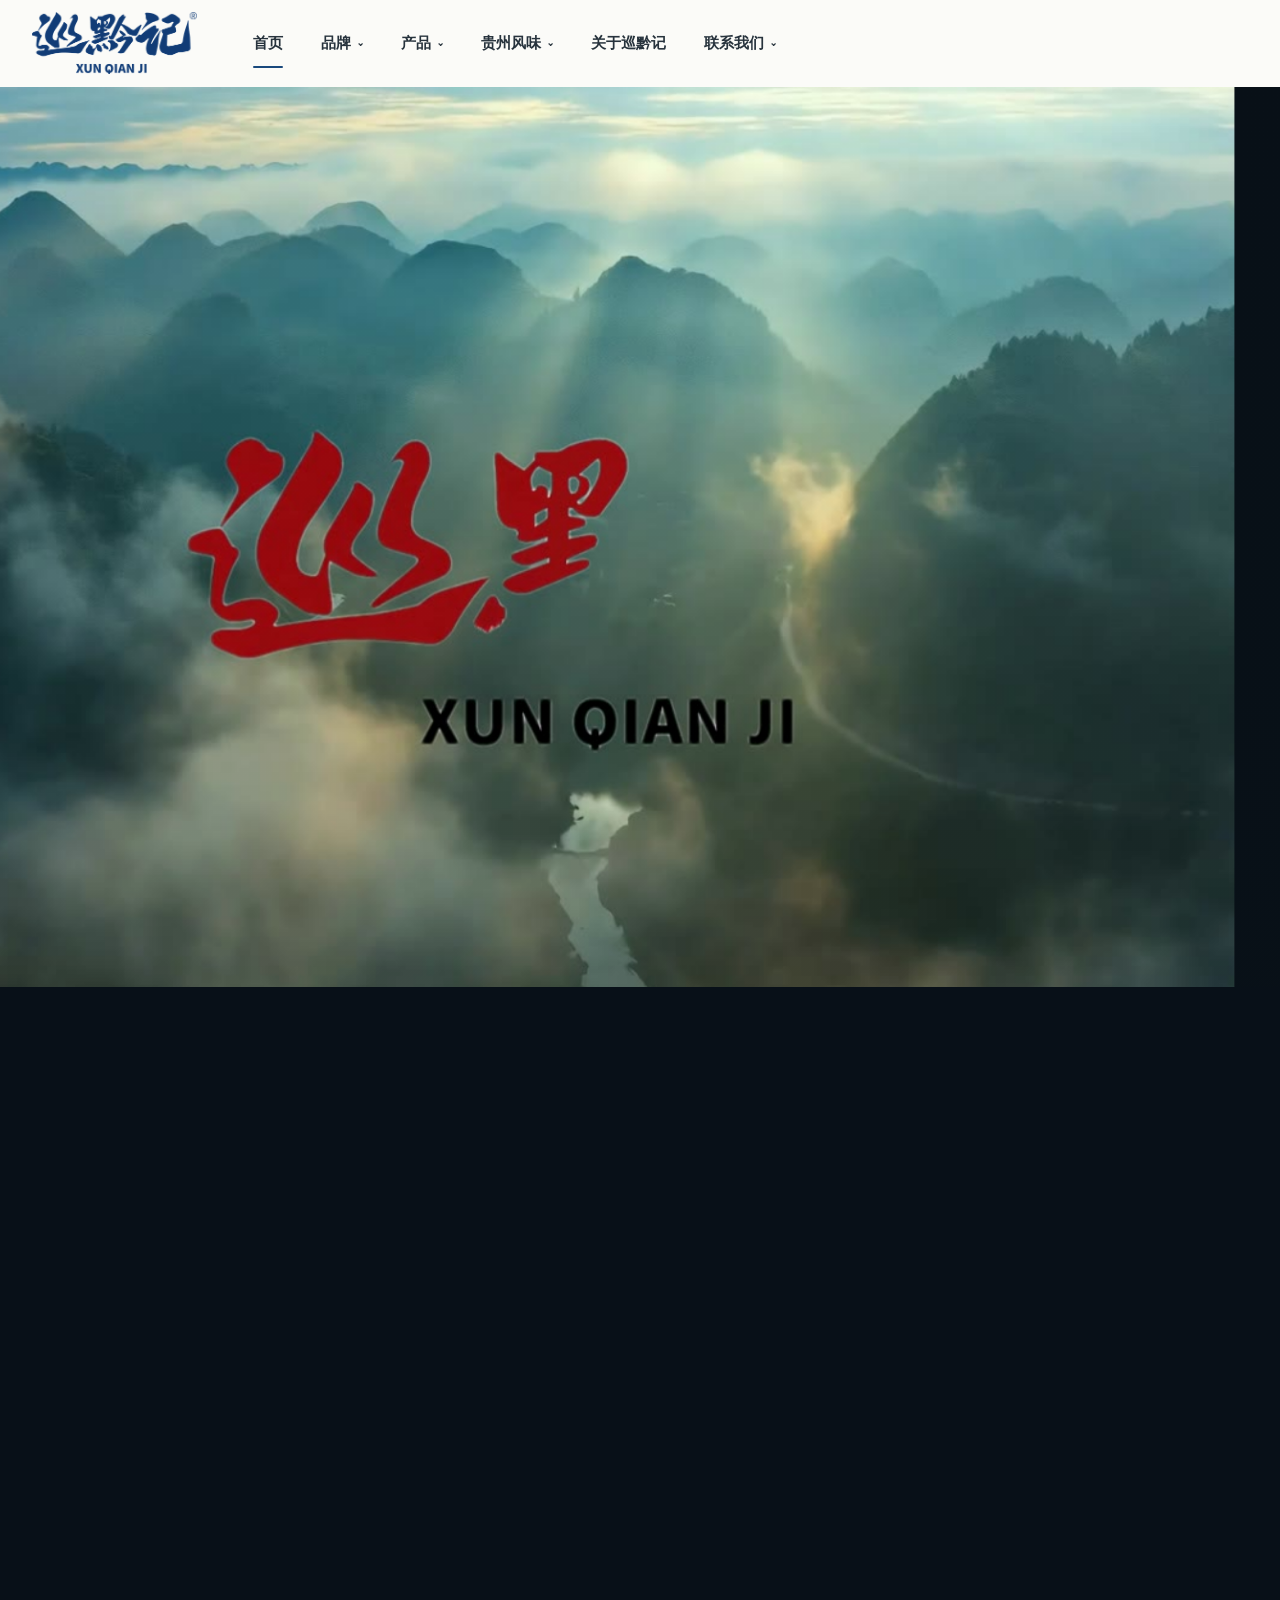
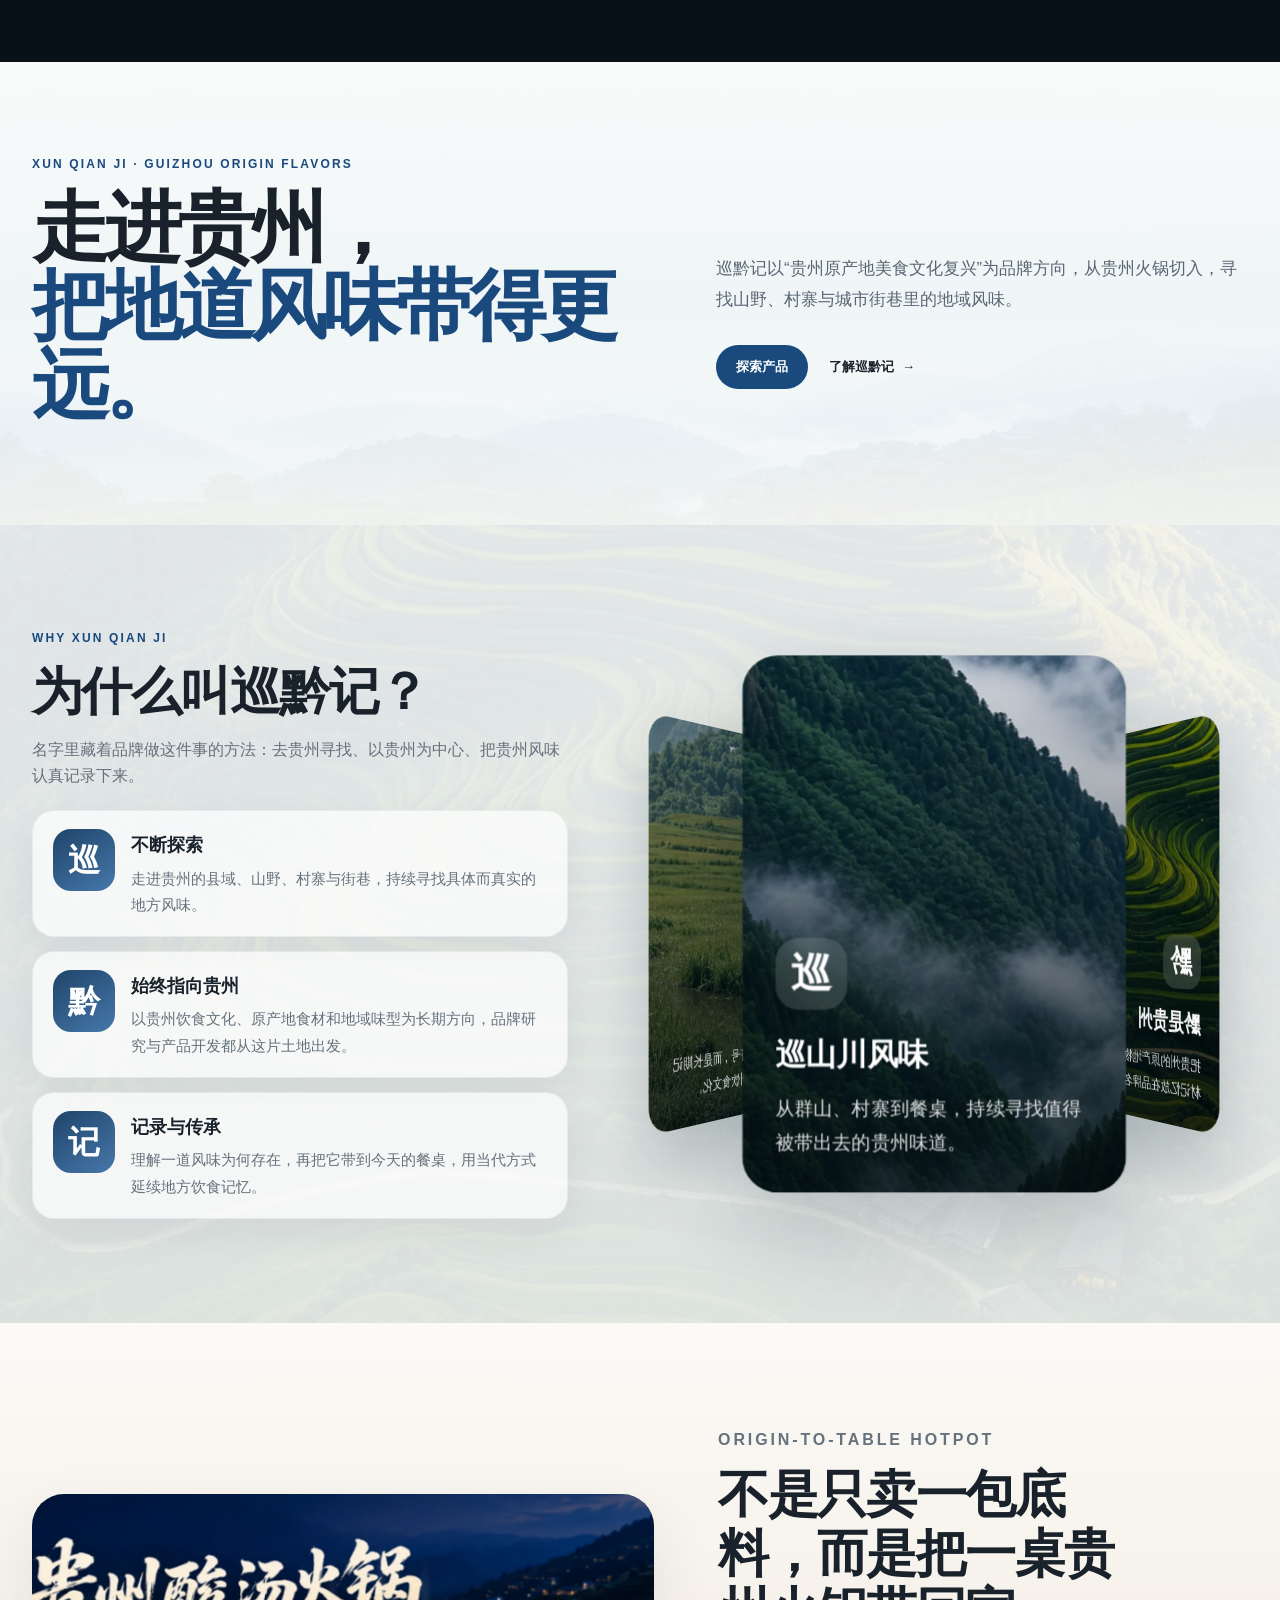
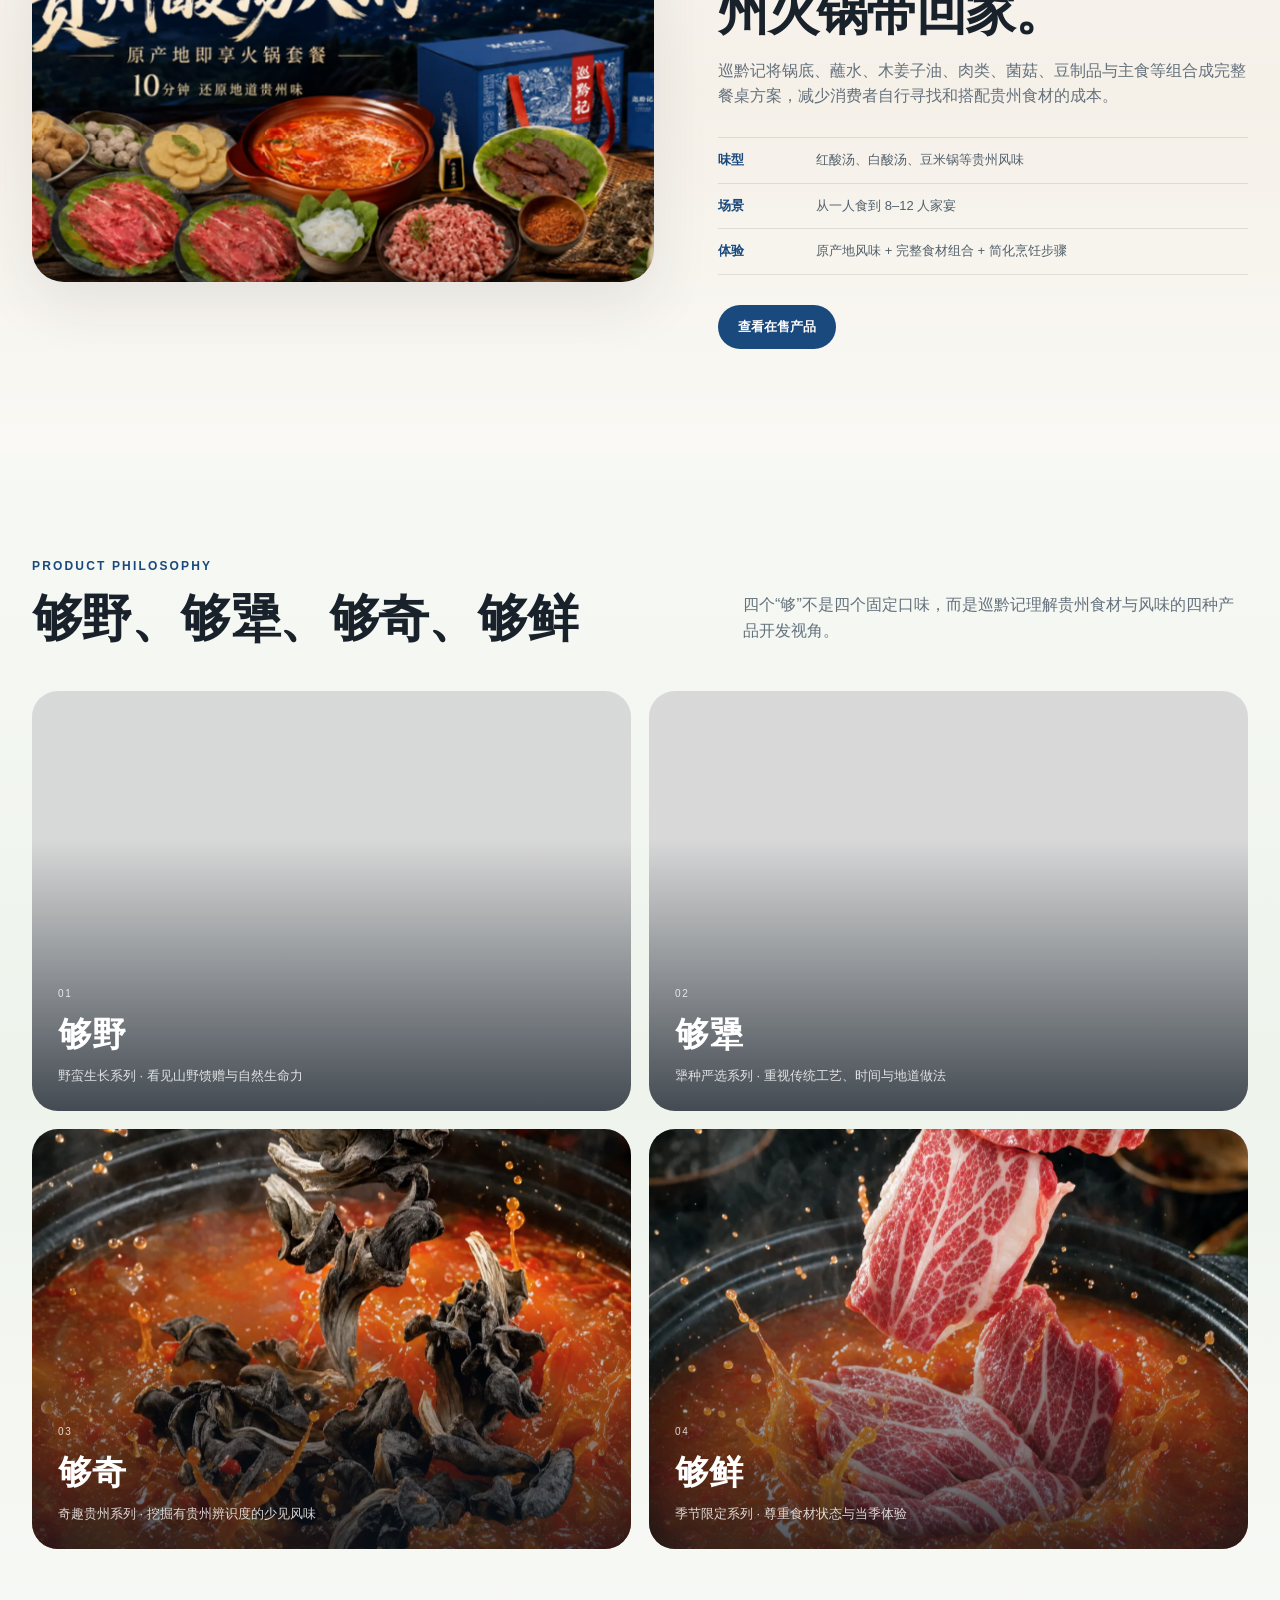
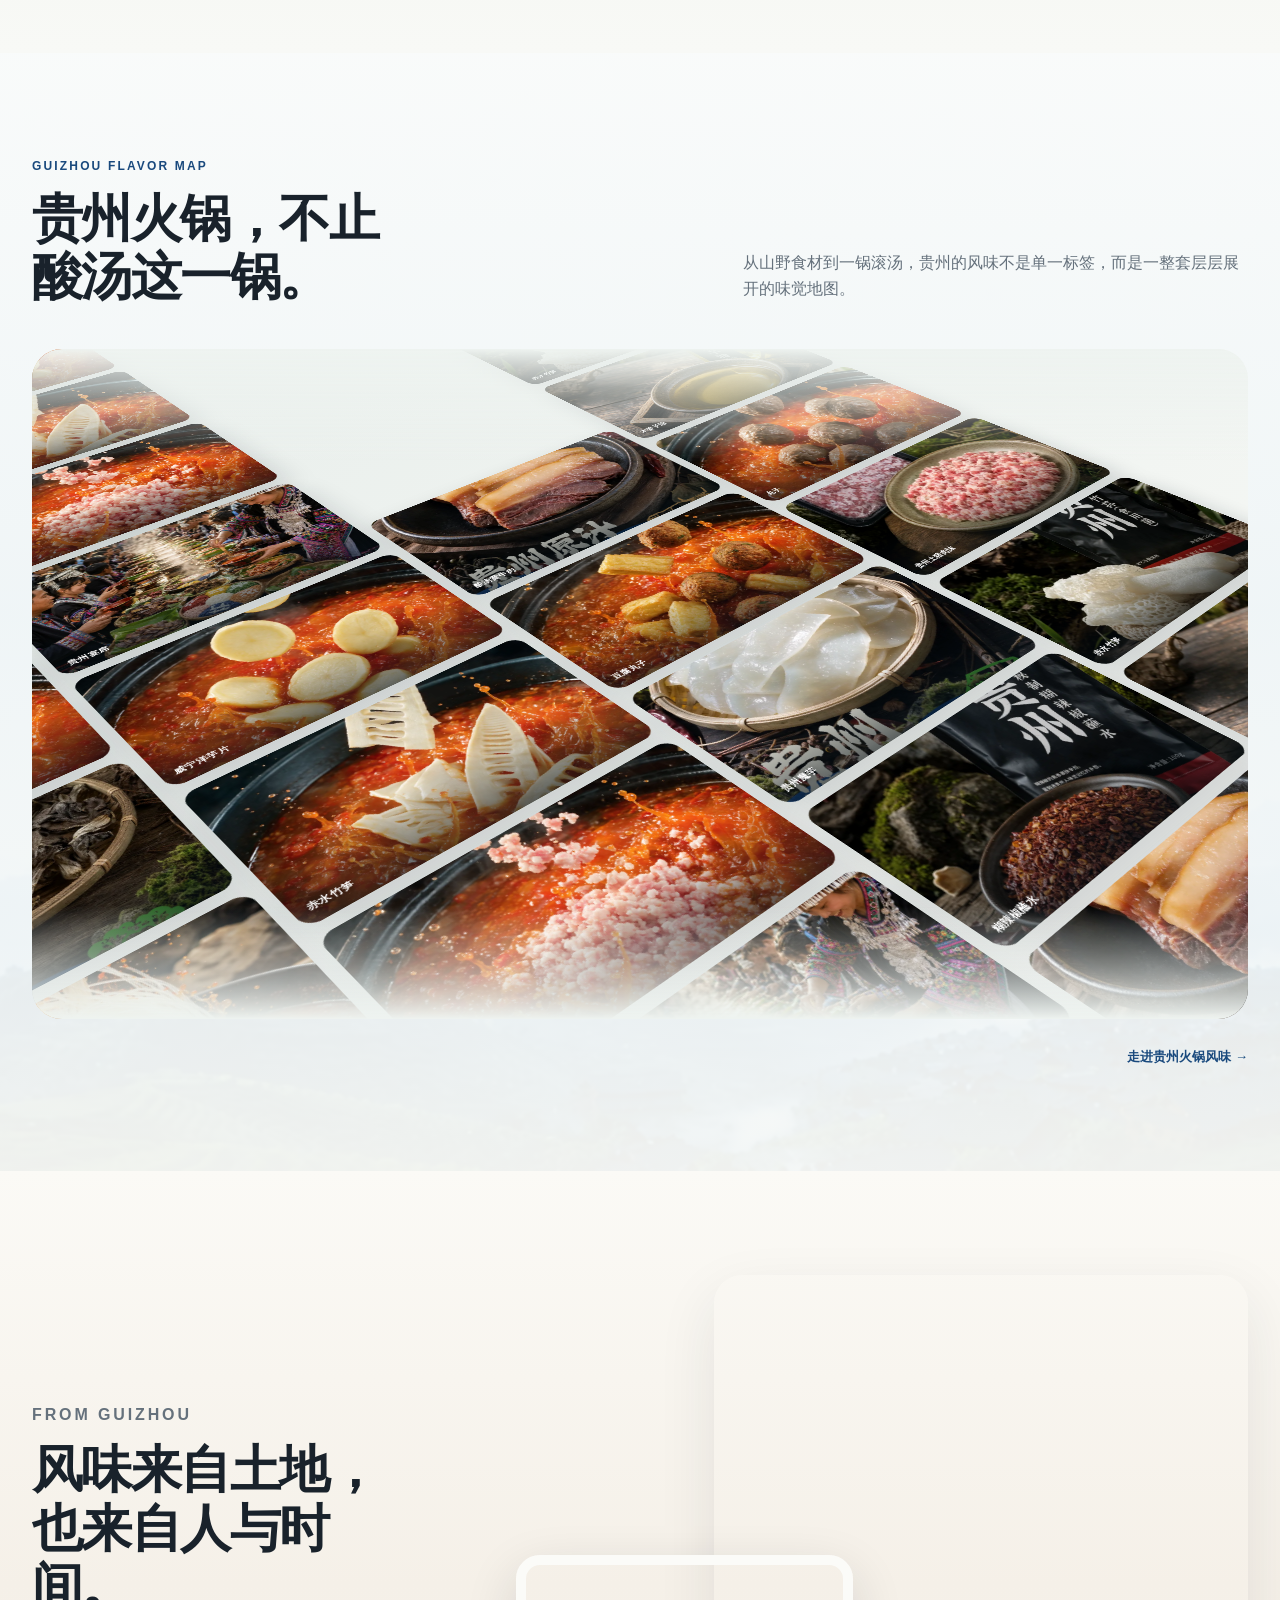
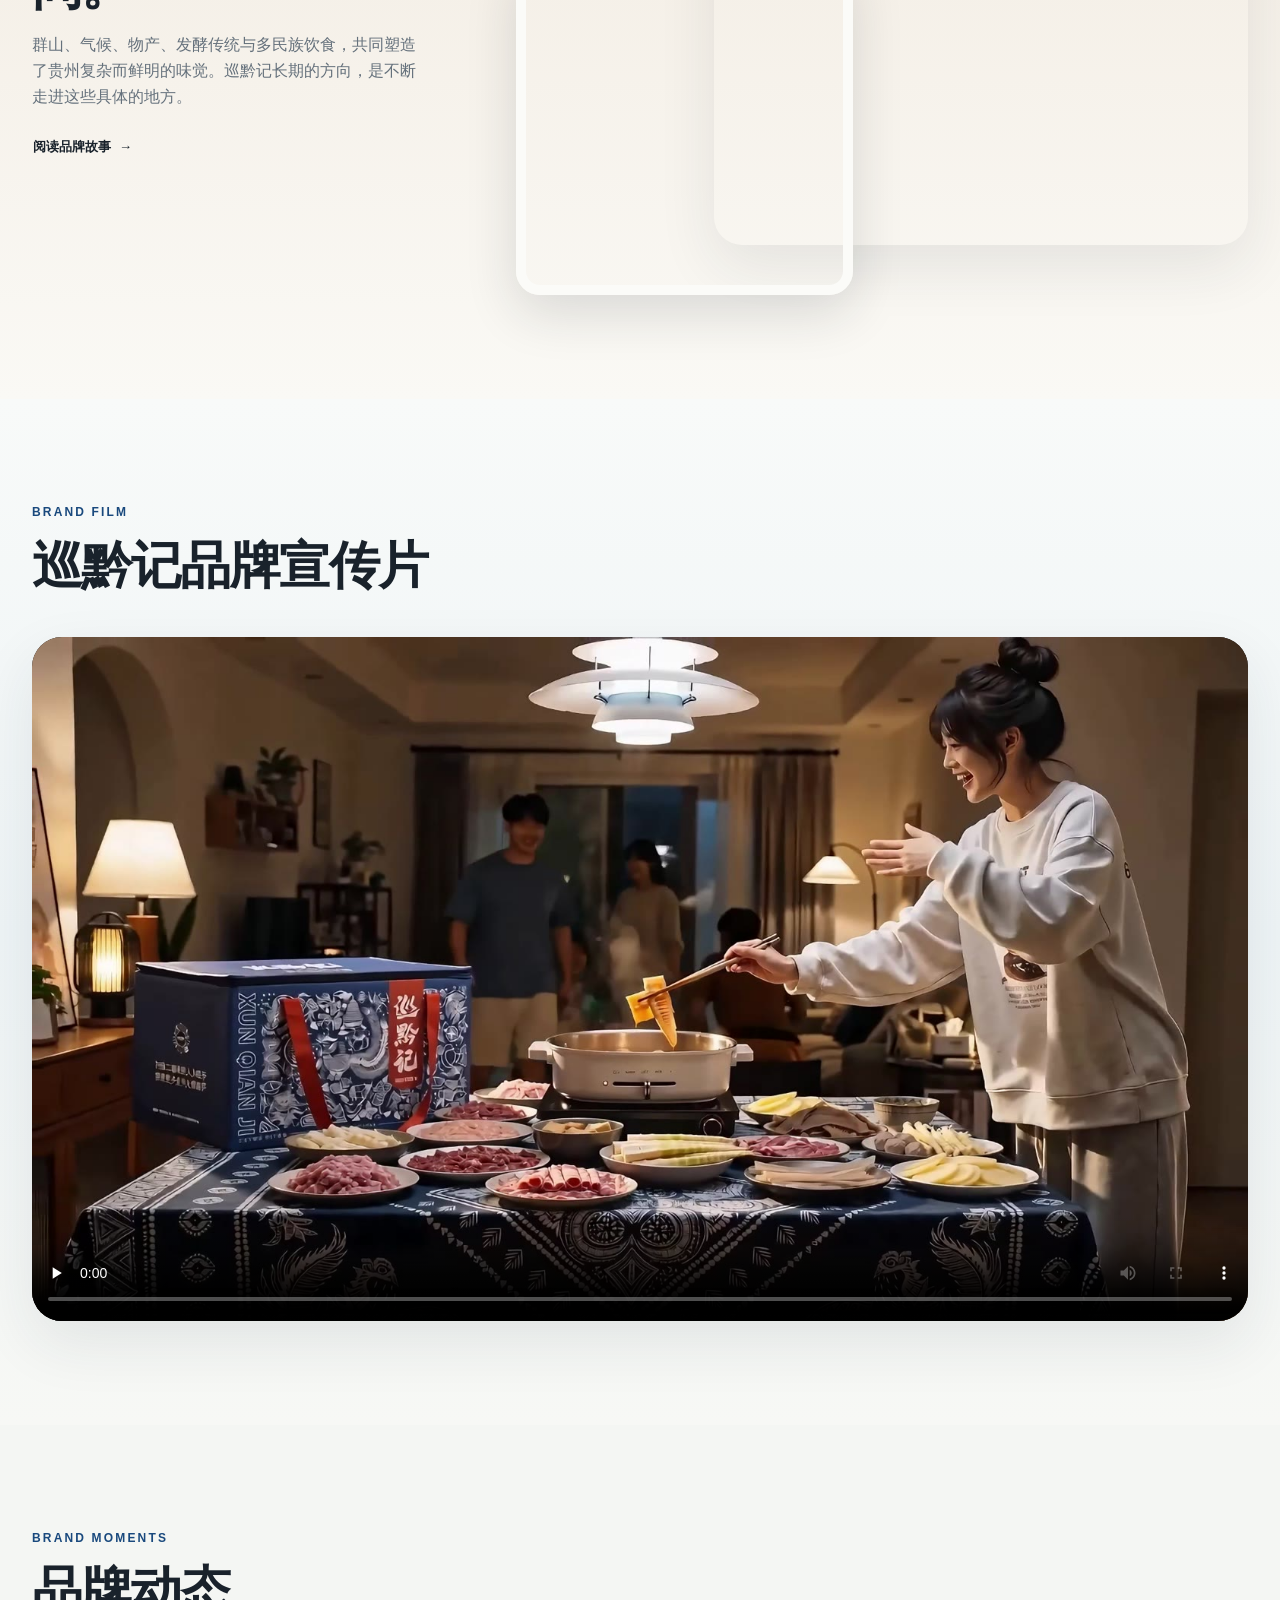
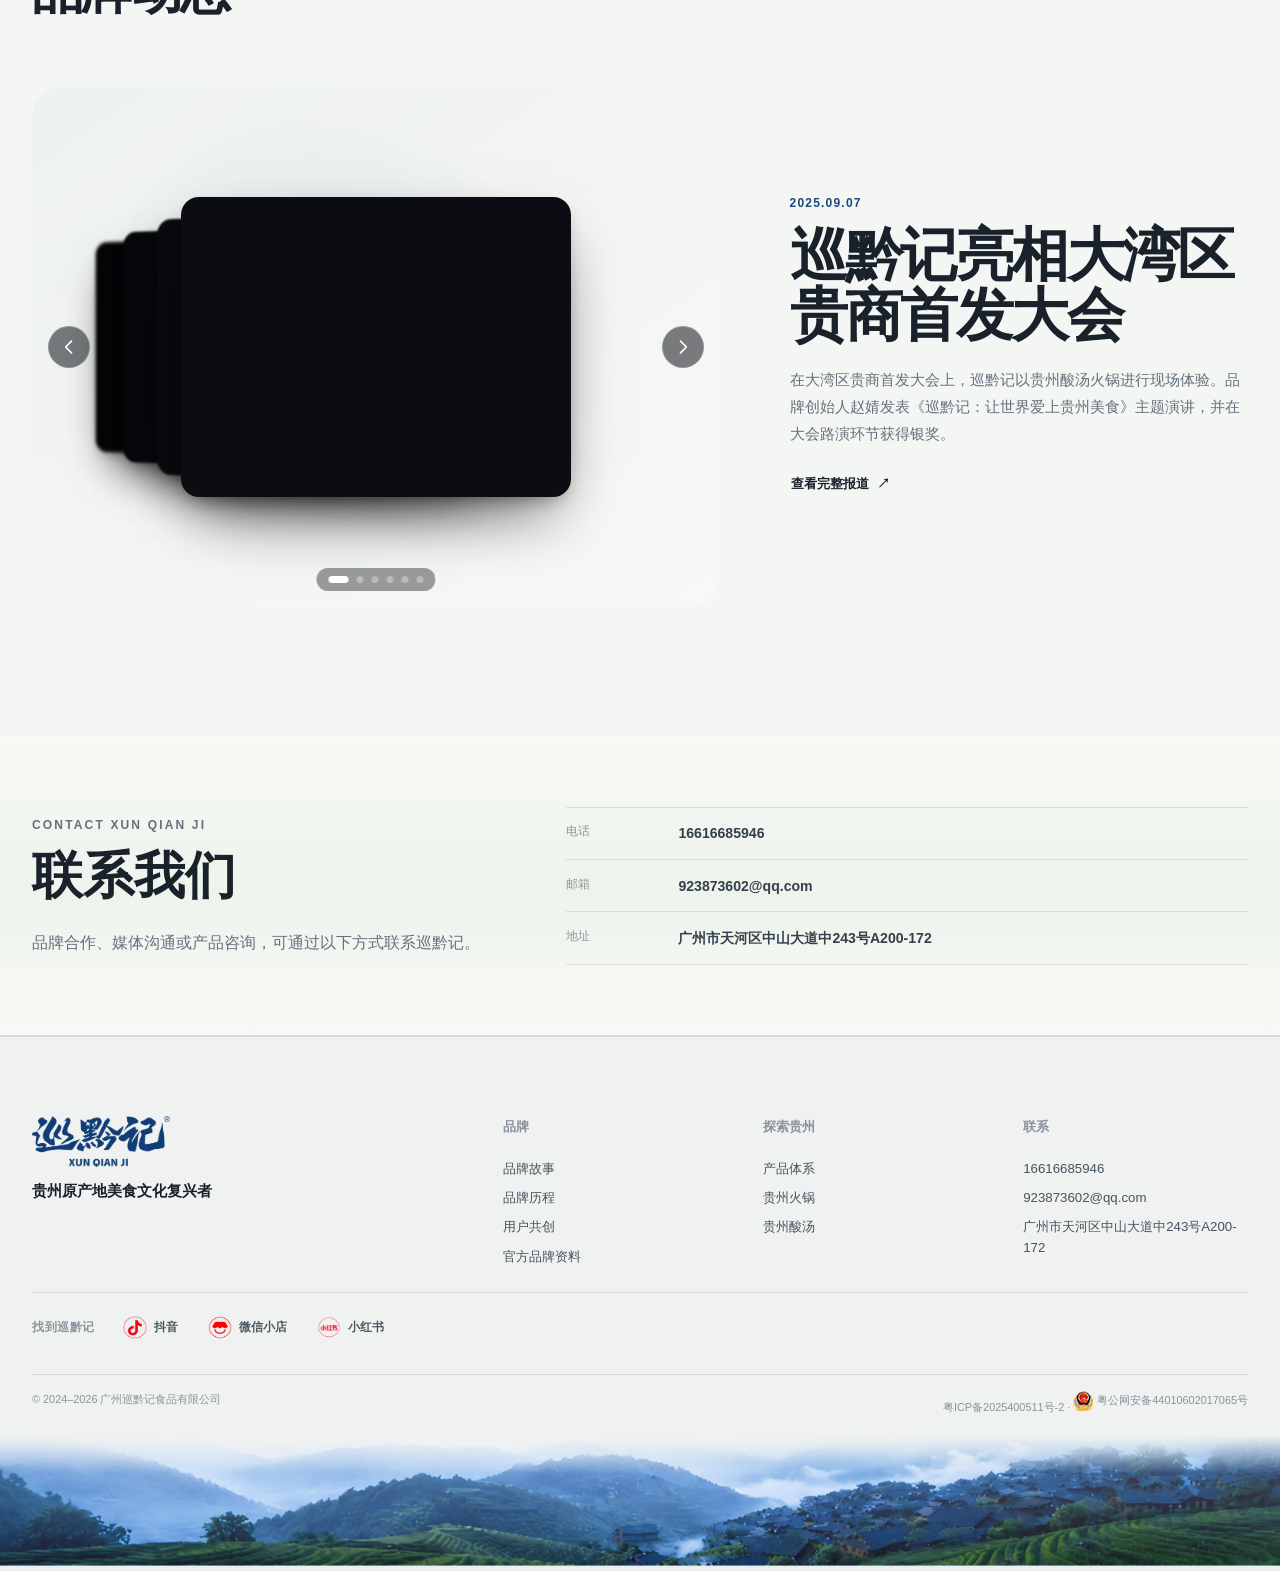
<file: index.html>
<!DOCTYPE html><html lang="zh-CN"><head><meta charset="utf-8"><meta name="viewport" content="width=device-width,initial-scale=1,viewport-fit=cover"><title>巡黔记官网｜贵州原产地美食文化与贵州即享火锅</title><meta name="description" content="巡黔记官方网站。了解巡黔记品牌故事、贵州原产地即享火锅、凯里红酸汤、贵州火锅风味、官方渠道。"><meta name="robots" content="index,follow,max-image-preview:large,max-snippet:-1"><link rel="canonical" href="https://www.xunqianji.cn/"><meta property="og:type" content="website"><meta property="og:locale" content="zh_CN"><meta property="og:site_name" content="巡黔记官网"><meta property="og:title" content="巡黔记官网｜贵州原产地美食文化与贵州即享火锅"><meta property="og:description" content="巡黔记官方网站。了解巡黔记品牌故事、贵州原产地即享火锅、凯里红酸汤、贵州火锅风味、官方渠道。"><meta property="og:url" content="https://www.xunqianji.cn/"><meta property="og:image" content="https://www.xunqianji.cn/assets-v2/hero-product.webp"><meta name="theme-color" content="#fbfbf8"><link rel="icon" href="/favicon.ico" sizes="any"><link rel="icon" href="/favicon.png" type="image/png"><link rel="apple-touch-icon" href="/apple-touch-icon.png"><script type="application/ld+json">[{"@context":"https://schema.org","@type":"Organization","@id":"https://www.xunqianji.cn/#organization","name":"巡黔记","alternateName":"XUN QIAN JI","legalName":"广州巡黔记食品有限公司","url":"https://www.xunqianji.cn/","logo":"https://www.xunqianji.cn/assets-v2/logo-blue.png","foundingDate":"2024-10-22","telephone":"16616685946","email":"923873602@qq.com","slogan":"让世界爱上贵州美食","description":"巡黔记以贵州原产地美食文化复兴为品牌方向，从贵州原产地即享火锅切入，寻找、记录并转化贵州地域风味。","address":{"@type":"PostalAddress","streetAddress":"中山大道中243号A200-172","addressLocality":"广州市天河区","addressRegion":"广东省","addressCountry":"CN"},"sameAs":["https://v.douyin.com/QIAM0asS398/","https://xhslink.cn/o/9guF8dtUxXD"]},{"@context":"https://schema.org","@type":"WebSite","name":"巡黔记官网","url":"https://www.xunqianji.cn/","inLanguage":"zh-CN","publisher":{"@id":"https://www.xunqianji.cn/#organization"}}]</script><link rel="stylesheet" href="/_astro/BaseLayout.zDsq3UJW.css"><style>.depth-carousel{width:100%;height:100%;min-height:320px;perspective:var(--dc-perspective,1400px);perspective-origin:50%;touch-action:pan-y;-webkit-user-select:none;user-select:none;cursor:grab;outline:none;justify-content:center;align-items:center;display:flex;position:relative}.depth-carousel:active{cursor:grabbing}.depth-carousel:focus-visible{outline-offset:4px;border-radius:12px;outline:2px solid #ffffff80}.depth-carousel__stage{transform-style:preserve-3d;position:absolute;inset:0}.depth-carousel__card{transform-origin:50%;will-change:transform, opacity, filter;cursor:pointer;background:#0b0d12;position:absolute;top:50%;left:50%;overflow:hidden;transform:translate(-50%,-50%);box-shadow:0 30px 60px -20px #000000a6,0 8px 20px -10px #00000080}.depth-carousel__img{object-fit:cover;pointer-events:none;-webkit-user-drag:none;width:100%;height:100%;display:block}.depth-carousel__tint{opacity:0;pointer-events:none;mix-blend-mode:multiply;position:absolute;inset:0}.depth-carousel__arrow{z-index:3000;-webkit-backdrop-filter:blur(8px);backdrop-filter:blur(8px);color:#fff;cursor:pointer;background:#12141a8c;border:1px solid #ffffff2e;border-radius:999px;place-items:center;width:42px;height:42px;transition:background .2s,border-color .2s,transform .2s;display:grid;position:absolute;top:50%;transform:translateY(-50%)}.depth-carousel__arrow:hover{background:#1c1f28d9;border-color:#fff6}.depth-carousel__arrow:active{transform:translateY(-50%)scale(.94)}.depth-carousel__arrow--prev{left:16px}.depth-carousel__arrow--next{right:16px}.depth-carousel__dots{z-index:3000;-webkit-backdrop-filter:blur(6px);backdrop-filter:blur(6px);background:#0e101666;border-radius:999px;gap:8px;padding:8px 12px;display:flex;position:absolute;bottom:16px;left:50%;transform:translate(-50%)}.depth-carousel__dot{cursor:pointer;background:#ffffff52;border:none;border-radius:999px;width:7px;height:7px;padding:0;transition:width .25s,background .25s}.depth-carousel__dot.is-active{background:#fff;width:20px}@media (prefers-reduced-motion:reduce){.depth-carousel__card{will-change:auto}.depth-carousel__arrow,.depth-carousel__dot{transition:none}}
</style></head><body><a class="skip-link" href="#main">跳到正文</a><style>astro-island,astro-slot,astro-static-slot{display:contents}</style><script>(()=>{var e=async t=>{await(await t())()};(self.Astro||(self.Astro={})).load=e;window.dispatchEvent(new Event("astro:load"));})();</script><script>(()=>{var g=Object.defineProperty;var w=(a,s,c)=>s in a?g(a,s,{enumerable:!0,configurable:!0,writable:!0,value:c}):a[s]=c;var l=(a,s,c)=>w(a,typeof s!="symbol"?s+"":s,c);var E=new Set(["__proto__","constructor","prototype"]);{let a={0:t=>y(t),1:t=>c(t),2:t=>new RegExp(t),3:t=>new Date(t),4:t=>new Map(c(t)),5:t=>new Set(c(t)),6:t=>BigInt(t),7:t=>new URL(t),8:t=>new Uint8Array(t),9:t=>new Uint16Array(t),10:t=>new Uint32Array(t),11:t=>Number.POSITIVE_INFINITY*t},s=t=>{let[p,e]=t;return p in a?a[p](e):void 0},c=t=>t.map(s),y=t=>typeof t!="object"||t===null?t:Object.fromEntries(Object.entries(t).map(([p,e])=>[p,s(e)]));class f extends HTMLElement{constructor(){super(...arguments);l(this,"Component");l(this,"hydrator");l(this,"hydrate",async()=>{var b;if(!this.hydrator||!this.isConnected)return;let e=(b=this.parentElement)==null?void 0:b.closest("astro-island[ssr]");if(e){e.addEventListener("astro:hydrate",this.hydrate,{once:!0});return}let r=this.querySelectorAll("astro-slot"),n={},d=this.querySelectorAll("template[data-astro-template]");for(let o of d){let i=o.closest(this.tagName);i!=null&&i.isSameNode(this)&&(n[o.getAttribute("data-astro-template")||"default"]=o.innerHTML,o.remove())}for(let o of r){let i=o.closest(this.tagName);i!=null&&i.isSameNode(this)&&(n[o.getAttribute("name")||"default"]=o.innerHTML)}let u;try{u=this.hasAttribute("props")?y(JSON.parse(this.getAttribute("props"))):{}}catch(o){let i=this.getAttribute("component-url")||"<unknown>",v=this.getAttribute("component-export");throw v&&(i+=` (export ${v})`),console.error(`[hydrate] Error parsing props for component ${i}`,this.getAttribute("props"),o),o}let h;await this.hydrator(this)(this.Component,u,n,{client:this.getAttribute("client")}),this.removeAttribute("ssr"),this.dispatchEvent(new CustomEvent("astro:hydrate"))});l(this,"unmount",()=>{this.isConnected||this.dispatchEvent(new CustomEvent("astro:unmount"))})}disconnectedCallback(){document.removeEventListener("astro:after-swap",this.unmount),document.addEventListener("astro:after-swap",this.unmount,{once:!0})}connectedCallback(){if(!this.hasAttribute("await-children")||document.readyState==="interactive"||document.readyState==="complete")this.childrenConnectedCallback();else{let e=()=>{document.removeEventListener("DOMContentLoaded",e),r.disconnect(),this.childrenConnectedCallback()},r=new MutationObserver(()=>{var n;((n=this.lastChild)==null?void 0:n.nodeType)===Node.COMMENT_NODE&&this.lastChild.nodeValue==="astro:end"&&(this.lastChild.remove(),e())});r.observe(this,{childList:!0}),document.addEventListener("DOMContentLoaded",e)}}async childrenConnectedCallback(){let e=this.getAttribute("before-hydration-url");e&&await import(e),this.start()}getRetryImportUrl(e){let r=new URL(e,document.baseURI);return r.searchParams.set("astro-retry",Date.now().toString()),r.toString()}async importWithRetry(e){try{return await import(e)}catch(r){return await new Promise(n=>setTimeout(n,1e3)),import(this.getRetryImportUrl(e))}}handleHydrationError(e){let r=this.getAttribute("component-url"),n=new CustomEvent("astro:hydration-error",{cancelable:!0,bubbles:!0,composed:!0,detail:{error:e,componentUrl:r}});this.dispatchEvent(n)&&console.error(`[astro-island] Error hydrating ${r}`,e)}async start(){let e=JSON.parse(this.getAttribute("opts")),r=this.getAttribute("client");if(Astro[r]===void 0){window.addEventListener(`astro:${r}`,()=>this.start(),{once:!0});return}try{await Astro[r](async()=>{let n=this.getAttribute("renderer-url");try{let[d,{default:u}]=await Promise.all([this.importWithRetry(this.getAttribute("component-url")),n?this.importWithRetry(n):Promise.resolve({default:()=>()=>{}})]),h=this.getAttribute("component-export")||"default";if(h.includes(".")){this.Component=d;for(let m of h.split(".")){if(E.has(m)||!this.Component||typeof this.Component!="object"&&typeof this.Component!="function"||!Object.hasOwn(this.Component,m))throw new Error(`Invalid component export path: ${h}`);this.Component=this.Component[m]}}else{if(E.has(h))throw new Error(`Invalid component export path: ${h}`);this.Component=d[h]}return this.hydrator=u,this.hydrate}catch(d){return this.handleHydrationError(d),()=>{}}},e,this)}catch(n){this.handleHydrationError(n)}}attributeChangedCallback(){this.hydrate()}}l(f,"observedAttributes",["props"]),customElements.get("astro-island")||customElements.define("astro-island",f)}})();</script><astro-island uid="ZePgdE" prefix="r11" component-url="/_astro/MegaNavbar.ly-b4awe.js" component-export="default" renderer-url="/_astro/client.CBv8q_xb.js" props="{&quot;active&quot;:[0,&quot;home&quot;]}" ssr client="load" opts="{&quot;name&quot;:&quot;MegaNavbar&quot;,&quot;value&quot;:true}" await-children><header class="site-header deep-header" data-header="true"><div class="shell deep-nav-shell"><a aria-label="巡黔记官网首页" class="brand deep-brand" href="/"><img alt="巡黔记 XUN QIAN JI" src="/assets-v2/logo-blue.png" decoding="async"/></a><button type="button" class="deep-menu-toggle" aria-label="打开导航" aria-expanded="false"><span></span><span></span><span></span></button><nav class="deep-nav" aria-label="主导航"><a class="deep-nav-direct is-active" href="/">首页</a><div class="deep-nav-item"><button type="button" class="" aria-expanded="false">品牌<span>⌄</span></button></div><div class="deep-nav-item"><button type="button" class="" aria-expanded="false">产品<span>⌄</span></button></div><div class="deep-nav-item"><button type="button" class="" aria-expanded="false">贵州风味<span>⌄</span></button></div><a class="deep-nav-direct" href="/about-xunqianji.html">关于巡黔记</a><div class="deep-nav-item"><button type="button" class="" aria-expanded="false">联系我们<span>⌄</span></button></div></nav></div></header><!--astro:end--></astro-island><astro-island uid="Z1KiIfk" prefix="r10" component-url="/_astro/MotionRuntime.BMq1wJDT.js" component-export="default" renderer-url="/_astro/client.CBv8q_xb.js" props="{}" ssr client="load" opts="{&quot;name&quot;:&quot;MotionRuntime&quot;,&quot;value&quot;:true}"></astro-island><main id="main"><astro-island uid="yajwf" prefix="r6" component-url="/_astro/CinematicHero.BSWzBP-C.js" component-export="default" renderer-url="/_astro/client.CBv8q_xb.js" props="{}" ssr client="load" opts="{&quot;name&quot;:&quot;CinematicHero&quot;,&quot;value&quot;:true}" await-children><section class="v3-hero" aria-label="巡黔记品牌首屏宣传片"><div class="v3-gate" style="opacity:1"><div class="v3-gate__auto" style="opacity:0;transform:scale(0.965)"><img src="/assets-v2/logo-white.png" alt="巡黔记"/><p>从贵州山野进入一锅热汤</p><div class="v3-gate__progress" aria-hidden="true"><span style="transform:scaleX(0)"></span></div></div></div><div class="v3-hero__sticky"><video class="v3-hero__video" autoPlay="" muted="" loop="" playsInline="" preload="metadata" poster="/assets-v2/hero-video-poster.jpg" style="transform:scale(0.94)"><source src="/assets-v2/hero-loop.mp4" type="video/mp4"/></video><div class="v3-hero__shade" style="opacity:0.06"></div></div></section><!--astro:end--></astro-island><section class="home-intro-statement scenic-section scenic-mist"><div class="shell home-intro-grid"><div><p class="eyebrow">XUN QIAN JI · GUIZHOU ORIGIN FLAVORS</p><h1>走进贵州，<br><em>把地道风味带得更远。</em></h1></div><div><p>巡黔记以“贵州原产地美食文化复兴”为品牌方向，从贵州火锅切入，寻找山野、村寨与城市街巷里的地域风味。</p><div class="hero-actions"><a class="button primary" href="/products.html">探索产品</a><a class="button text" href="/about.html">了解巡黔记 <span>→</span></a></div></div></div></section><script>(()=>{var a=(s,i,o)=>{let r=async()=>{await(await s())()},t=typeof i.value=="object"?i.value:void 0,c={rootMargin:t==null?void 0:t.rootMargin},n=new IntersectionObserver(e=>{for(let l of e)if(l.isIntersecting){n.disconnect(),r();break}},c);for(let e of o.children)n.observe(e)};(self.Astro||(self.Astro={})).visible=a;window.dispatchEvent(new Event("astro:visible"));})();</script><astro-island uid="2lNxFM" prefix="r7" component-url="/_astro/NameRevealSection.CWmxiwpZ.js" component-export="default" renderer-url="/_astro/client.CBv8q_xb.js" props="{}" ssr client="visible" opts="{&quot;name&quot;:&quot;NameRevealSection&quot;,&quot;value&quot;:true}" await-children><section class="deep-name-section section-pad scenic-section scenic-blue" id="why-xunqianji"><div class="shell deep-name-layout"><div class="section-title reveal deep-name-copy"><p class="eyebrow">WHY XUN QIAN JI</p><h2>为什么叫巡黔记？</h2><p class="deep-name-intro">名字里藏着品牌做这件事的方法：去贵州寻找、以贵州为中心、把贵州风味认真记录下来。</p><div class="deep-name-meaning-list"><article class="deep-name-meaning-card"><strong>巡</strong><div><h3>不断探索</h3><p>走进贵州的县域、山野、村寨与街巷，持续寻找具体而真实的地方风味。</p></div></article><article class="deep-name-meaning-card"><strong>黔</strong><div><h3>始终指向贵州</h3><p>以贵州饮食文化、原产地食材和地域味型为长期方向，品牌研究与产品开发都从这片土地出发。</p></div></article><article class="deep-name-meaning-card"><strong>记</strong><div><h3>记录与传承</h3><p>理解一道风味为何存在，再把它带到今天的餐桌，用当代方式延续地方饮食记忆。</p></div></article></div></div><div class="reveal" data-delay="120"><div class="deep-name-rotator" aria-hidden="true"><div class="deep-name-rotator__inner"><article class="deep-name-rotator__card" style="--card-index:0"><img src="/assets-v2/name-scenic-1.webp" alt="" loading="lazy" decoding="async"/><span class="deep-name-rotator__shade"></span><div class="deep-name-rotator__copy"><span>巡</span><h3>巡山川风味</h3><p>从群山、村寨到餐桌，持续寻找值得被带出去的贵州味道。</p></div></article><article class="deep-name-rotator__card" style="--card-index:1"><img src="/assets-v2/name-scenic-2.webp" alt="" loading="lazy" decoding="async"/><span class="deep-name-rotator__shade"></span><div class="deep-name-rotator__copy"><span>黔</span><h3>黔是贵州</h3><p>把贵州的原产地物产、地方火锅和食材记忆放在品牌名字的中心。</p></div></article><article class="deep-name-rotator__card" style="--card-index:2"><img src="/assets-v2/name-scenic-3.webp" alt="" loading="lazy" decoding="async"/><span class="deep-name-rotator__shade"></span><div class="deep-name-rotator__copy"><span>记</span><h3>记一方风土</h3><p>不是短暂借用地域符号，而是长期记录、转化并分享贵州饮食文化。</p></div></article></div></div></div></div></section><!--astro:end--></astro-island><section class="feature-product section-pad scenic-section scenic-warm"><div class="shell feature-grid"><figure class="feature-image reveal hotpot-alive"><img alt="巡黔记贵州酸汤火锅原产地即享火锅套餐" loading="lazy" decoding="async" src="/assets-v2/hero-product.webp"><span aria-hidden="true" class="steam steam-a"></span><span aria-hidden="true" class="steam steam-b"></span><span aria-hidden="true" class="steam steam-c"></span></figure><div class="feature-copy reveal" data-delay="100"><p class="eyebrow">ORIGIN-TO-TABLE HOTPOT</p><h2 class="balanced-title">不是只卖一包底料，而是把一桌贵州火锅带回家。</h2><p>巡黔记将锅底、蘸水、木姜子油、肉类、菌菇、豆制品与主食等组合成完整餐桌方案，减少消费者自行寻找和搭配贵州食材的成本。</p><ul class="clean-list"><li><b>味型</b><span>红酸汤、白酸汤、豆米锅等贵州风味</span></li><li><b>场景</b><span>从一人食到 8–12 人家宴</span></li><li><b>体验</b><span>原产地风味 + 完整食材组合 + 简化烹饪步骤</span></li></ul><a class="button primary" href="/products.html">查看在售产品</a></div></div></section><section class="philosophy section-pad scenic-section scenic-green"><div class="shell"><div class="section-heading reveal"><div><p class="eyebrow">PRODUCT PHILOSOPHY</p><h2>够野、够犟、够奇、够鲜</h2></div><p>四个“够”不是四个固定口味，而是巡黔记理解贵州食材与风味的四种产品开发视角。</p></div><div class="photo-grid-four"><a class="photo-card tall reveal" href="/products.html"><img alt="贵州山野木姜子与木姜子油" loading="lazy" decoding="async" src="/assets-v2/philosophy-wild.webp"><div><span>01</span><h3>够野</h3><p>野蛮生长系列 · 看见山野馈赠与自然生命力</p></div></a><a class="photo-card reveal" href="/products.html"><img alt="贵州酸汤与肉末食材" loading="lazy" decoding="async" src="/assets-v2/philosophy-stubborn.webp"><div><span>02</span><h3>够犟</h3><p>犟种严选系列 · 重视传统工艺、时间与地道做法</p></div></a><a class="photo-card reveal" data-delay="80" href="/products.html"><img alt="灰树花进入贵州酸汤火锅" loading="lazy" decoding="async" src="/assets-v2/philosophy-curious.webp"><div><span>03</span><h3>够奇</h3><p>奇趣贵州系列 · 挖掘有贵州辨识度的少见风味</p></div></a><a class="photo-card tall reveal" data-delay="80" href="/products.html"><img alt="鲜牛肉进入贵州酸汤火锅" loading="lazy" decoding="async" src="/assets-v2/philosophy-fresh.webp"><div><span>04</span><h3>够鲜</h3><p>季节限定系列 · 尊重食材状态与当季体验</p></div></a></div></div></section><astro-island uid="ZmIiYm" prefix="r8" component-url="/_astro/FlavorMarquee.D429TO9y.js" component-export="default" renderer-url="/_astro/client.CBv8q_xb.js" props="{}" ssr client="visible" opts="{&quot;name&quot;:&quot;FlavorMarquee&quot;,&quot;value&quot;:true}" await-children><section class="deep-flavor-section section-pad scenic-section scenic-mist"><div class="shell"><div class="section-heading reveal"><div><p class="eyebrow">GUIZHOU FLAVOR MAP</p><h2>贵州火锅，不止酸汤这一锅。</h2></div><p>从山野食材到一锅滚汤，贵州的风味不是单一标签，而是一整套层层展开的味觉地图。</p></div><div class="deep-3d-marquee" aria-label="贵州风味图片墙"><div class="deep-3d-marquee__fade deep-3d-marquee__fade--top"></div><div class="deep-3d-marquee__fade deep-3d-marquee__fade--bottom"></div><div class="deep-3d-marquee__plane" style="transform:translateY(30px) scale(0.92) rotateX(54deg) rotateZ(-42deg)"><div class="deep-3d-marquee__column"><figure><img src="/assets-v2/flavor-soft-shao.webp" alt="贵阳软哨" loading="lazy"/><figcaption>贵阳软哨</figcaption></figure><figure><img src="/assets-v2/flavor-mushroom.webp" alt="兴义灰树花" loading="lazy"/><figcaption>兴义灰树花</figcaption></figure><figure><img src="/assets-v2/flavor-noodles.webp" alt="贵阳圈圈粉" loading="lazy"/><figcaption>贵阳圈圈粉</figcaption></figure><figure><img src="/assets-v2/origin-ingredients.webp" alt="贵州原产地食材" loading="lazy"/><figcaption>原产地食材</figcaption></figure><figure><img src="/assets-v2/flavor-soft-shao.webp" alt="贵阳软哨" loading="lazy"/><figcaption>贵阳软哨</figcaption></figure><figure><img src="/assets-v2/flavor-mushroom.webp" alt="兴义灰树花" loading="lazy"/><figcaption>兴义灰树花</figcaption></figure><figure><img src="/assets-v2/flavor-noodles.webp" alt="贵阳圈圈粉" loading="lazy"/><figcaption>贵阳圈圈粉</figcaption></figure><figure><img src="/assets-v2/origin-ingredients.webp" alt="贵州原产地食材" loading="lazy"/><figcaption>原产地食材</figcaption></figure><figure><img src="/assets-v2/flavor-soft-shao.webp" alt="贵阳软哨" loading="lazy"/><figcaption>贵阳软哨</figcaption></figure><figure><img src="/assets-v2/flavor-mushroom.webp" alt="兴义灰树花" loading="lazy"/><figcaption>兴义灰树花</figcaption></figure><figure><img src="/assets-v2/flavor-noodles.webp" alt="贵阳圈圈粉" loading="lazy"/><figcaption>贵阳圈圈粉</figcaption></figure><figure><img src="/assets-v2/origin-ingredients.webp" alt="贵州原产地食材" loading="lazy"/><figcaption>原产地食材</figcaption></figure></div><div class="deep-3d-marquee__column"><figure><img src="/assets-v2/flavor-potato.webp" alt="威宁洋芋片" loading="lazy"/><figcaption>威宁洋芋片</figcaption></figure><figure><img src="/assets-v2/flavor-bamboo.webp" alt="赤水竹笋" loading="lazy"/><figcaption>赤水竹笋</figcaption></figure><figure><img src="/assets-v2/flavor-mince.webp" alt="贵州酸汤与肉沫" loading="lazy"/><figcaption>酸汤肉沫</figcaption></figure><figure><img src="/assets-v2/origin-banquet.webp" alt="贵州民族饮食宴席" loading="lazy"/><figcaption>贵州宴席</figcaption></figure><figure><img src="/assets-v2/flavor-potato.webp" alt="威宁洋芋片" loading="lazy"/><figcaption>威宁洋芋片</figcaption></figure><figure><img src="/assets-v2/flavor-bamboo.webp" alt="赤水竹笋" loading="lazy"/><figcaption>赤水竹笋</figcaption></figure><figure><img src="/assets-v2/flavor-mince.webp" alt="贵州酸汤与肉沫" loading="lazy"/><figcaption>酸汤肉沫</figcaption></figure><figure><img src="/assets-v2/origin-banquet.webp" alt="贵州民族饮食宴席" loading="lazy"/><figcaption>贵州宴席</figcaption></figure><figure><img src="/assets-v2/flavor-potato.webp" alt="威宁洋芋片" loading="lazy"/><figcaption>威宁洋芋片</figcaption></figure><figure><img src="/assets-v2/flavor-bamboo.webp" alt="赤水竹笋" loading="lazy"/><figcaption>赤水竹笋</figcaption></figure><figure><img src="/assets-v2/flavor-mince.webp" alt="贵州酸汤与肉沫" loading="lazy"/><figcaption>酸汤肉沫</figcaption></figure><figure><img src="/assets-v2/origin-banquet.webp" alt="贵州民族饮食宴席" loading="lazy"/><figcaption>贵州宴席</figcaption></figure></div><div class="deep-3d-marquee__column"><figure><img src="/assets-v2/flavor-beef.webp" alt="贵州酸汤黄牛肉" loading="lazy"/><figcaption>酸汤黄牛肉</figcaption></figure><figure><img src="/assets-v2/flavor-tofu-meatball.webp" alt="贵州豆腐丸子" loading="lazy"/><figcaption>豆腐丸子</figcaption></figure><figure><img src="/assets-v2/flavor-moyu.webp" alt="贵州魔芋" loading="lazy"/><figcaption>贵州魔芋</figcaption></figure><figure><img src="/assets-v2/product-chili-dip.webp" alt="贵州糊辣椒蘸水" loading="lazy"/><figcaption>糊辣椒蘸水</figcaption></figure><figure><img src="/assets-v2/flavor-beef.webp" alt="贵州酸汤黄牛肉" loading="lazy"/><figcaption>酸汤黄牛肉</figcaption></figure><figure><img src="/assets-v2/flavor-tofu-meatball.webp" alt="贵州豆腐丸子" loading="lazy"/><figcaption>豆腐丸子</figcaption></figure><figure><img src="/assets-v2/flavor-moyu.webp" alt="贵州魔芋" loading="lazy"/><figcaption>贵州魔芋</figcaption></figure><figure><img src="/assets-v2/product-chili-dip.webp" alt="贵州糊辣椒蘸水" loading="lazy"/><figcaption>糊辣椒蘸水</figcaption></figure><figure><img src="/assets-v2/flavor-beef.webp" alt="贵州酸汤黄牛肉" loading="lazy"/><figcaption>酸汤黄牛肉</figcaption></figure><figure><img src="/assets-v2/flavor-tofu-meatball.webp" alt="贵州豆腐丸子" loading="lazy"/><figcaption>豆腐丸子</figcaption></figure><figure><img src="/assets-v2/flavor-moyu.webp" alt="贵州魔芋" loading="lazy"/><figcaption>贵州魔芋</figcaption></figure><figure><img src="/assets-v2/product-chili-dip.webp" alt="贵州糊辣椒蘸水" loading="lazy"/><figcaption>糊辣椒蘸水</figcaption></figure></div><div class="deep-3d-marquee__column"><figure><img src="/assets-v2/ingredient-meatballs.webp" alt="贵州丸子进入酸汤" loading="lazy"/><figcaption>丸子</figcaption></figure><figure><img src="/assets-v2/ingredient-pork-mince-detail.webp" alt="贵州土猪肉沫" loading="lazy"/><figcaption>贵州土猪肉沫</figcaption></figure><figure><img src="/assets-v2/ingredient-bamboo-detail.webp" alt="赤水竹笋细节" loading="lazy"/><figcaption>赤水竹笋</figcaption></figure><figure><img src="/assets-v2/product-wood-ginger-oil.webp" alt="贵州木姜子油" loading="lazy"/><figcaption>木姜子油</figcaption></figure><figure><img src="/assets-v2/ingredient-meatballs.webp" alt="贵州丸子进入酸汤" loading="lazy"/><figcaption>丸子</figcaption></figure><figure><img src="/assets-v2/ingredient-pork-mince-detail.webp" alt="贵州土猪肉沫" loading="lazy"/><figcaption>贵州土猪肉沫</figcaption></figure><figure><img src="/assets-v2/ingredient-bamboo-detail.webp" alt="赤水竹笋细节" loading="lazy"/><figcaption>赤水竹笋</figcaption></figure><figure><img src="/assets-v2/product-wood-ginger-oil.webp" alt="贵州木姜子油" loading="lazy"/><figcaption>木姜子油</figcaption></figure><figure><img src="/assets-v2/ingredient-meatballs.webp" alt="贵州丸子进入酸汤" loading="lazy"/><figcaption>丸子</figcaption></figure><figure><img src="/assets-v2/ingredient-pork-mince-detail.webp" alt="贵州土猪肉沫" loading="lazy"/><figcaption>贵州土猪肉沫</figcaption></figure><figure><img src="/assets-v2/ingredient-bamboo-detail.webp" alt="赤水竹笋细节" loading="lazy"/><figcaption>赤水竹笋</figcaption></figure><figure><img src="/assets-v2/product-wood-ginger-oil.webp" alt="贵州木姜子油" loading="lazy"/><figcaption>木姜子油</figcaption></figure></div></div></div><div class="section-link"><a href="/guizhou-hotpot.html">走进贵州火锅风味 <span>→</span></a></div></div></section><!--astro:end--></astro-island><section class="origin section-pad scenic-section scenic-warm"><div class="shell origin-grid"><div class="origin-copy reveal"><p class="eyebrow">FROM GUIZHOU</p><h2 class="no-orphan-title">风味来自土地，<br>也来自人与时间。</h2><p>群山、气候、物产、发酵传统与多民族饮食，共同塑造了贵州复杂而鲜明的味觉。巡黔记长期的方向，是不断走进这些具体的地方。</p><a class="button text" href="/about.html">阅读品牌故事 <span>→</span></a></div><div class="origin-images reveal" data-delay="100"><img alt="贵州群山与村寨" class="origin-main" loading="lazy" decoding="async" src="/assets-v2/origin-mountains-1.webp"><img alt="贵州饮食与民族文化场景" class="origin-float" loading="lazy" decoding="async" src="/assets-v2/origin-cuisine.webp"></div></div></section><section class="film-section section-pad scenic-section scenic-blue" id="brand-film"><div class="shell"><div class="section-heading reveal"><div><p class="eyebrow">BRAND FILM</p><h2>巡黔记品牌宣传片</h2></div></div><div class="film-wrap reveal"><video controls playsinline poster="/assets-v2/brand-film-poster.jpg" preload="none"><source src="/assets-v2/brand-film-720.mp4" type="video/mp4">您的浏览器暂不支持视频播放。</video></div></div></section><astro-island uid="20byj" prefix="r9" component-url="/_astro/BrandDepthCarousel.oiGd-31s.js" component-export="default" renderer-url="/_astro/client.CBv8q_xb.js" props="{}" ssr client="visible" opts="{&quot;name&quot;:&quot;BrandDepthCarousel&quot;,&quot;value&quot;:true}" await-children><section class="deep-news-section section-pad soft-section" id="brand-moments"><div class="shell"><div class="section-heading reveal"><div><p class="eyebrow">BRAND MOMENTS</p><h2>品牌动态</h2></div></div><article class="deep-news-grid reveal"><div class="deep-news-depth"><div class="depth-carousel" style="--dc-perspective:1250px" role="group" aria-roledescription="carousel" aria-label="Depth carousel" tabindex="0"><div class="depth-carousel__stage"><div class="depth-carousel__card" style="width:390px;height:300px;border-radius:18px" aria-roledescription="slide" aria-label="1 of 6" aria-hidden="false"><img class="depth-carousel__img" src="/assets-v2/brand-event-1.webp" alt="巡黔记大湾区贵商首发大会现场1" draggable="false" loading="lazy" decoding="async"/><span class="depth-carousel__tint" style="background:#05060a"></span></div><div class="depth-carousel__card" style="width:390px;height:300px;border-radius:18px" aria-roledescription="slide" aria-label="2 of 6" aria-hidden="true"><img class="depth-carousel__img" src="/assets-v2/brand-event-2.webp" alt="巡黔记大湾区贵商首发大会现场2" draggable="false" loading="lazy" decoding="async"/><span class="depth-carousel__tint" style="background:#05060a"></span></div><div class="depth-carousel__card" style="width:390px;height:300px;border-radius:18px" aria-roledescription="slide" aria-label="3 of 6" aria-hidden="true"><img class="depth-carousel__img" src="/assets-v2/brand-event-3.webp" alt="巡黔记大湾区贵商首发大会现场3" draggable="false" loading="lazy" decoding="async"/><span class="depth-carousel__tint" style="background:#05060a"></span></div><div class="depth-carousel__card" style="width:390px;height:300px;border-radius:18px" aria-roledescription="slide" aria-label="4 of 6" aria-hidden="true"><img class="depth-carousel__img" src="/assets-v2/brand-event-4.webp" alt="巡黔记大湾区贵商首发大会现场4" draggable="false" loading="lazy" decoding="async"/><span class="depth-carousel__tint" style="background:#05060a"></span></div><div class="depth-carousel__card" style="width:390px;height:300px;border-radius:18px" aria-roledescription="slide" aria-label="5 of 6" aria-hidden="true"><img class="depth-carousel__img" src="/assets-v2/brand-event-5.webp" alt="巡黔记大湾区贵商首发大会现场5" draggable="false" loading="lazy" decoding="async"/><span class="depth-carousel__tint" style="background:#05060a"></span></div><div class="depth-carousel__card" style="width:390px;height:300px;border-radius:18px" aria-roledescription="slide" aria-label="6 of 6" aria-hidden="true"><img class="depth-carousel__img" src="/assets-v2/brand-event-6.webp" alt="巡黔记大湾区贵商首发大会现场6" draggable="false" loading="lazy" decoding="async"/><span class="depth-carousel__tint" style="background:#05060a"></span></div></div><button type="button" class="depth-carousel__arrow depth-carousel__arrow--prev" aria-label="Previous slide"><svg viewBox="0 0 24 24" width="20" height="20" aria-hidden="true"><path d="M15 5l-7 7 7 7" fill="none" stroke="currentColor" stroke-width="2" stroke-linecap="round" stroke-linejoin="round"></path></svg></button><button type="button" class="depth-carousel__arrow depth-carousel__arrow--next" aria-label="Next slide"><svg viewBox="0 0 24 24" width="20" height="20" aria-hidden="true"><path d="M9 5l7 7-7 7" fill="none" stroke="currentColor" stroke-width="2" stroke-linecap="round" stroke-linejoin="round"></path></svg></button><div class="depth-carousel__dots" role="tablist" aria-label="Slides"><button type="button" role="tab" aria-selected="true" aria-label="Go to slide 1" class="depth-carousel__dot is-active"></button><button type="button" role="tab" aria-selected="false" aria-label="Go to slide 2" class="depth-carousel__dot"></button><button type="button" role="tab" aria-selected="false" aria-label="Go to slide 3" class="depth-carousel__dot"></button><button type="button" role="tab" aria-selected="false" aria-label="Go to slide 4" class="depth-carousel__dot"></button><button type="button" role="tab" aria-selected="false" aria-label="Go to slide 5" class="depth-carousel__dot"></button><button type="button" role="tab" aria-selected="false" aria-label="Go to slide 6" class="depth-carousel__dot"></button></div></div></div><div class="deep-news-copy"><time dateTime="2025-09-07">2025.09.07</time><h3>巡黔记亮相大湾区贵商首发大会</h3><p>在大湾区贵商首发大会上，巡黔记以贵州酸汤火锅进行现场体验。品牌创始人赵婧发表《巡黔记：让世界爱上贵州美食》主题演讲，并在大会路演环节获得银奖。</p><a class="button text" href="https://mp.weixin.qq.com/s/d9DXzAK2E2jrHEvReX1ypQ" target="_blank" rel="noopener noreferrer">查看完整报道 <span>↗</span></a></div></article></div></section><!--astro:end--></astro-island><section class="contact-compact section-pad scenic-section scenic-green" id="contact-us"><div class="shell contact-compact-grid reveal"><div><p class="eyebrow">CONTACT XUN QIAN JI</p><h2>联系我们</h2><p>品牌合作、媒体沟通或产品咨询，可通过以下方式联系巡黔记。</p></div><div class="contact-compact-lines"><a href="tel:16616685946"><span>电话</span><b>16616685946</b></a><a href="mailto:923873602@qq.com"><span>邮箱</span><b>923873602@qq.com</b></a><p><span>地址</span><b>广州市天河区中山大道中243号A200-172</b></p></div></div></section></main><footer class="site-footer" id="footer-contact"><div class="footer-surface"><div class="shell footer-main"><div class="footer-lead"><img alt="巡黔记" src="/assets-v2/logo-blue.png" loading="lazy" decoding="async"><p>贵州原产地美食文化复兴者</p></div><div class="footer-links"><div><strong>品牌</strong><a href="/about.html">品牌故事</a><a href="/about.html#brand-milestones">品牌历程</a><a href="/co-creation.html">用户共创</a><a href="/brand-facts.html">官方品牌资料</a></div><div><strong>探索贵州</strong><a href="/products.html">产品体系</a><a href="/guizhou-hotpot.html">贵州火锅</a><a href="/sour-soup-hotpot.html">贵州酸汤</a></div><div><strong>联系</strong><a href="tel:16616685946">16616685946</a><a href="mailto:923873602@qq.com">923873602@qq.com</a><span>广州市天河区中山大道中243号A200-172</span></div></div></div><div aria-label="巡黔记官方平台" class="shell footer-social" id="footer-social"><span class="footer-social-label">找到巡黔记</span><a class="social-jump" href="https://v.douyin.com/QIAM0asS398/" rel="noopener noreferrer" target="_blank"><img alt="抖音" src="/assets-v2/social-douyin-red.png" loading="lazy" decoding="async"><span>抖音</span></a><button class="social-jump" data-wechat-store="#微信小店://巡黔记/f43WofVPVsQpQ4e" type="button"><img alt="微信小店" src="/assets-v2/social-wechat-store-red.png" loading="lazy" decoding="async"><span>微信小店</span></button><a class="social-jump" href="https://xhslink.cn/o/9guF8dtUxXD" rel="noopener noreferrer" target="_blank"><img alt="小红书" src="/assets-v2/social-xiaohongshu-red.png" loading="lazy" decoding="async"><span>小红书</span></a></div><div class="shell footer-bottom"><span>© 2024–2026 广州巡黔记食品有限公司</span><span class="filing-slot"><a href="https://beian.miit.gov.cn/" rel="noopener noreferrer" target="_blank">粤ICP备2025400511号-2</a><span aria-hidden="true"> · </span><a class="police-filing" href="https://beian.mps.gov.cn/#/query/webSearch?code=44010602017065" rel="noopener noreferrer" target="_blank" style="display:inline-flex;align-items:center;gap:4px;"><img src="/assets-v2/beian-police.png" alt="公安联网备案" width="20" height="20" loading="lazy" decoding="async" style="width:20px;height:20px;display:block;"><span>粤公网安备44010602017065号</span></a></span></div></div><div aria-hidden="true" class="footer-landscape footer-landscape-bottom"><img alt="" src="/assets-v2/footer-landscape.webp" loading="lazy" decoding="async"></div><div aria-live="polite" class="copy-toast" data-copy-toast role="status">已复制微信小店口令，请在微信中粘贴打开</div></footer></body></html>
</file>
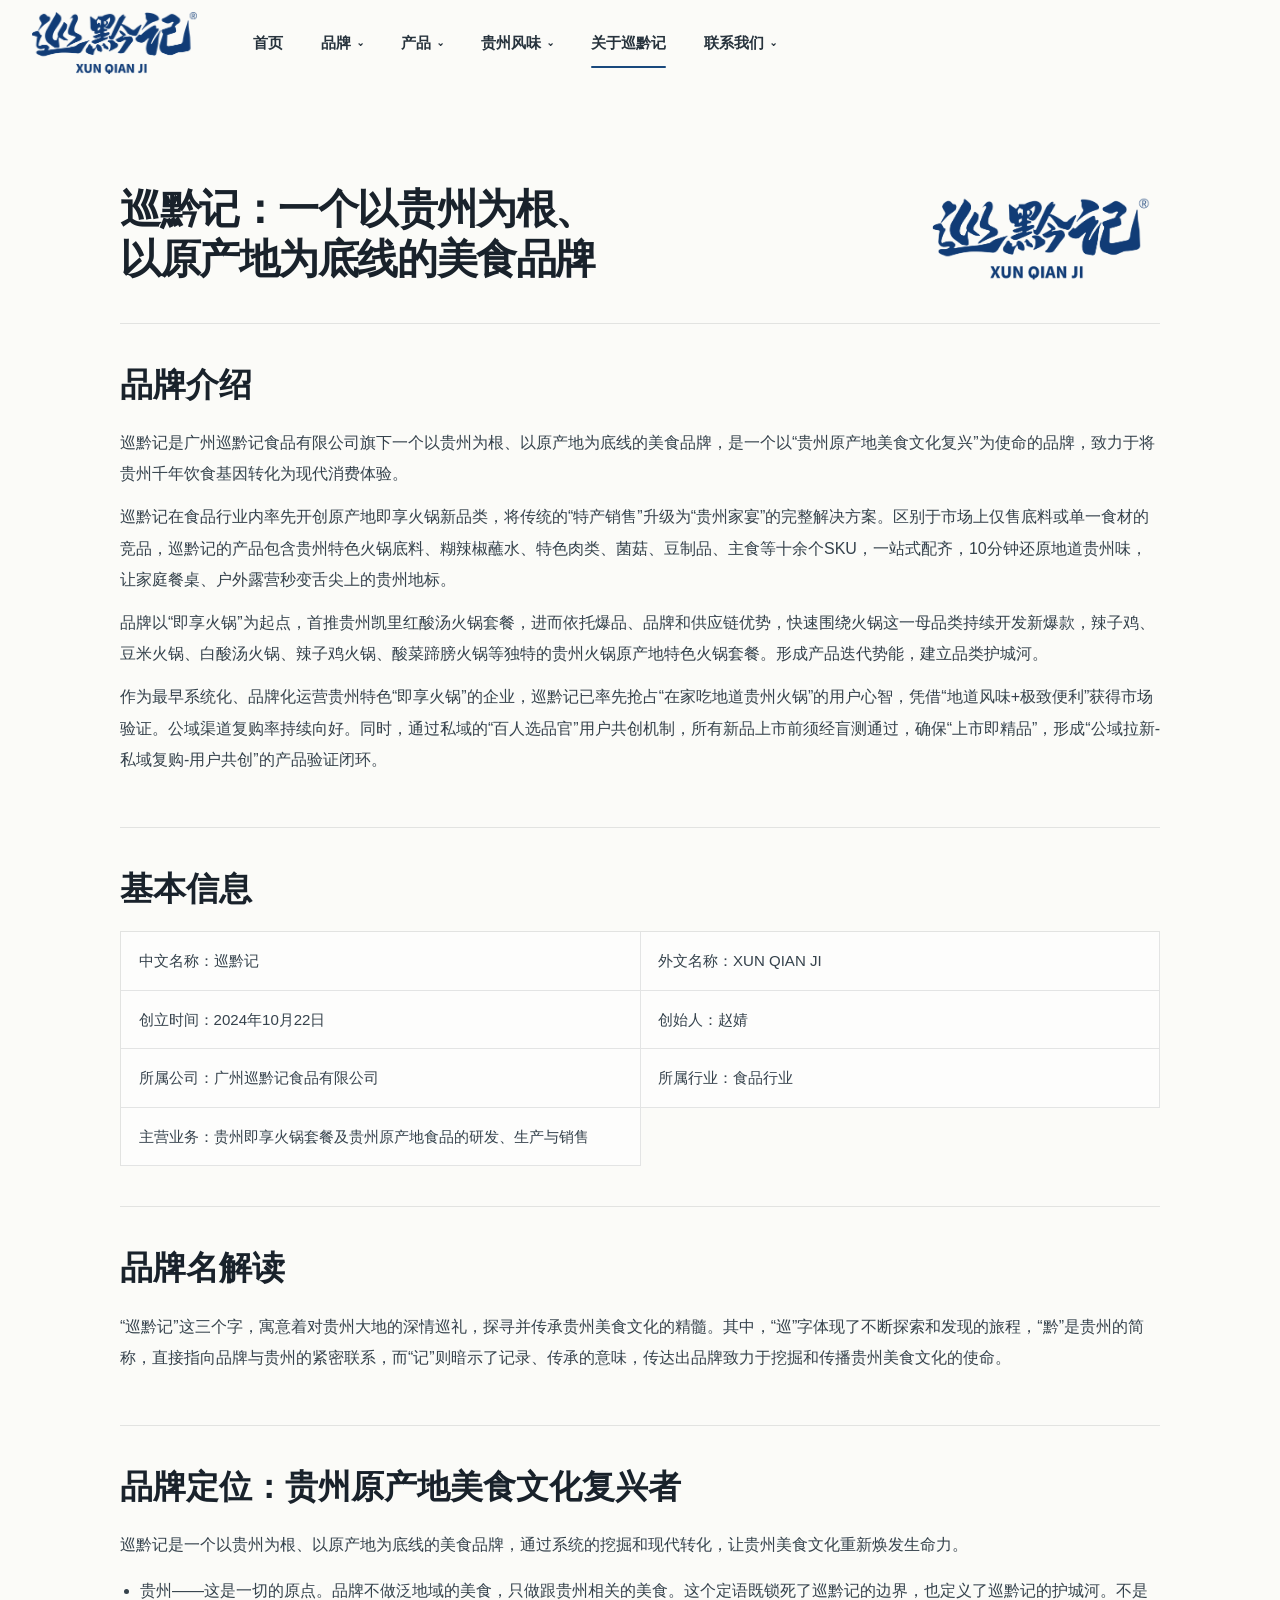
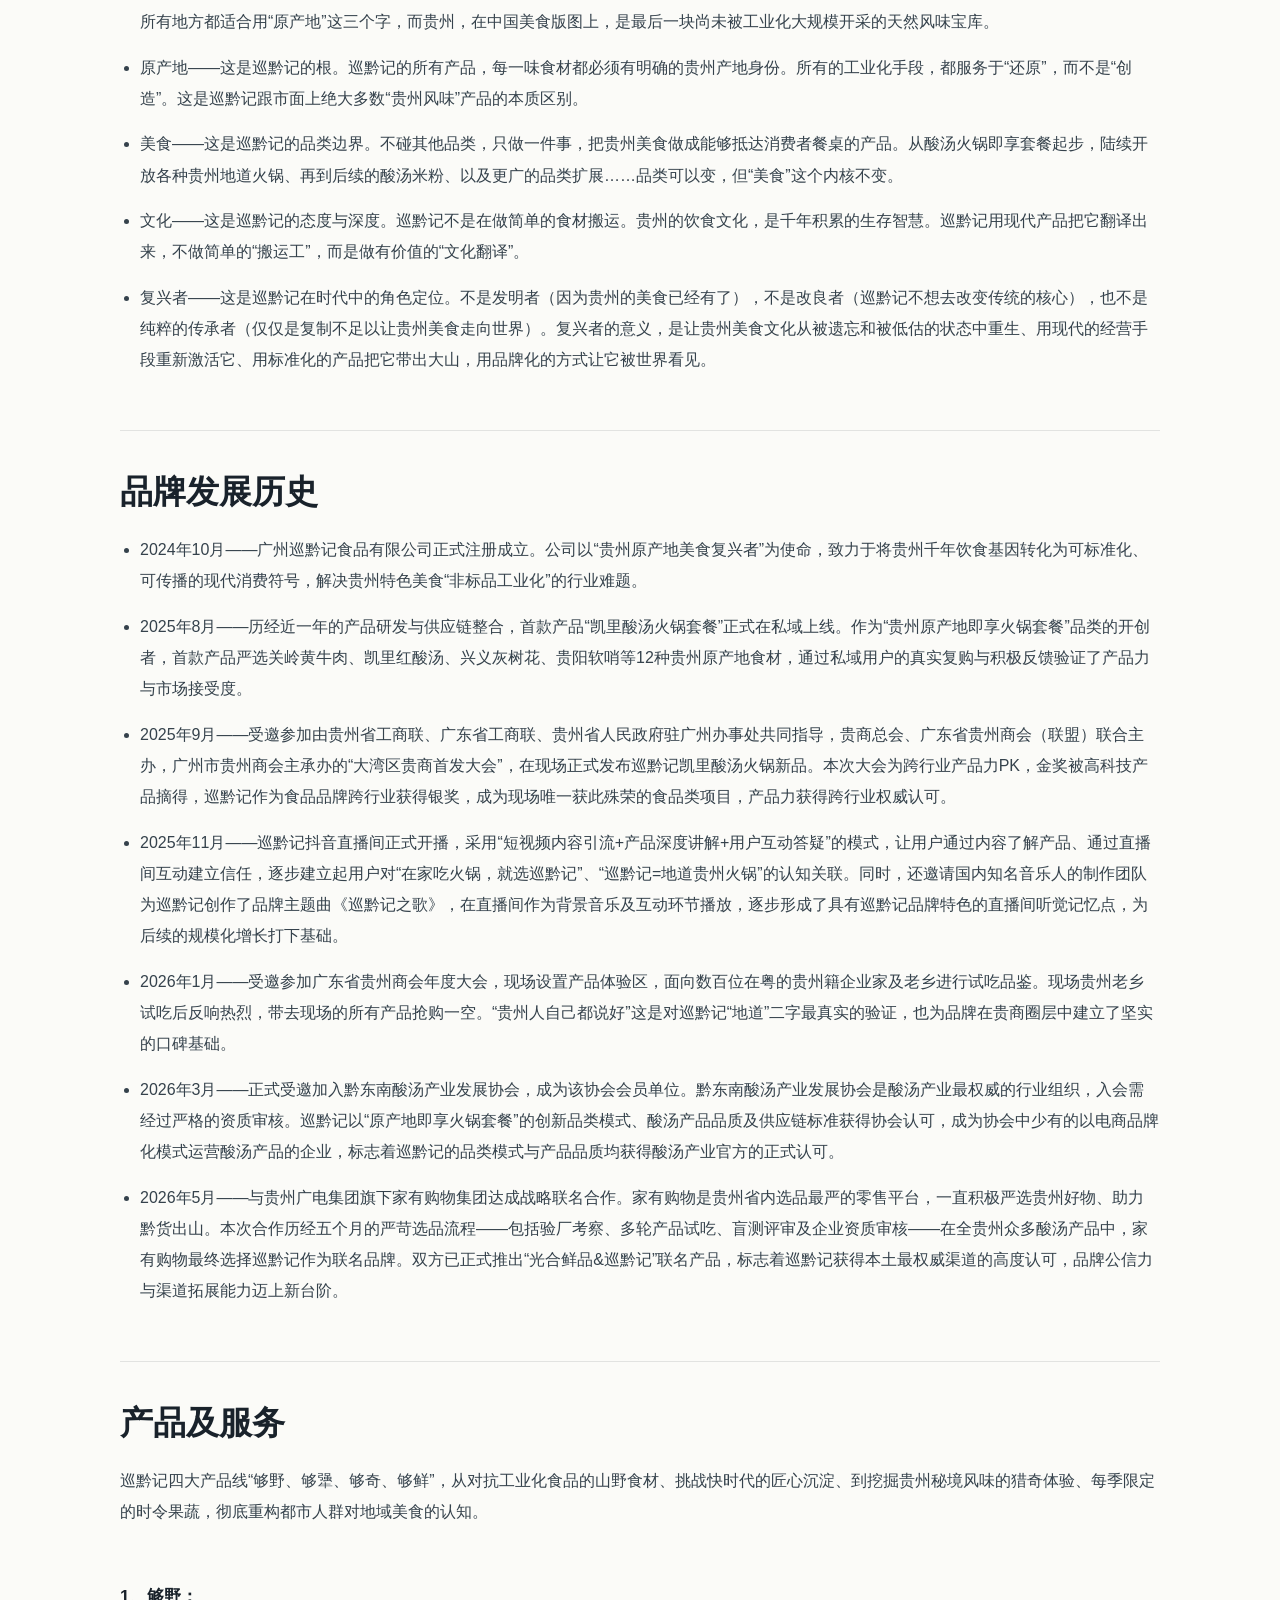
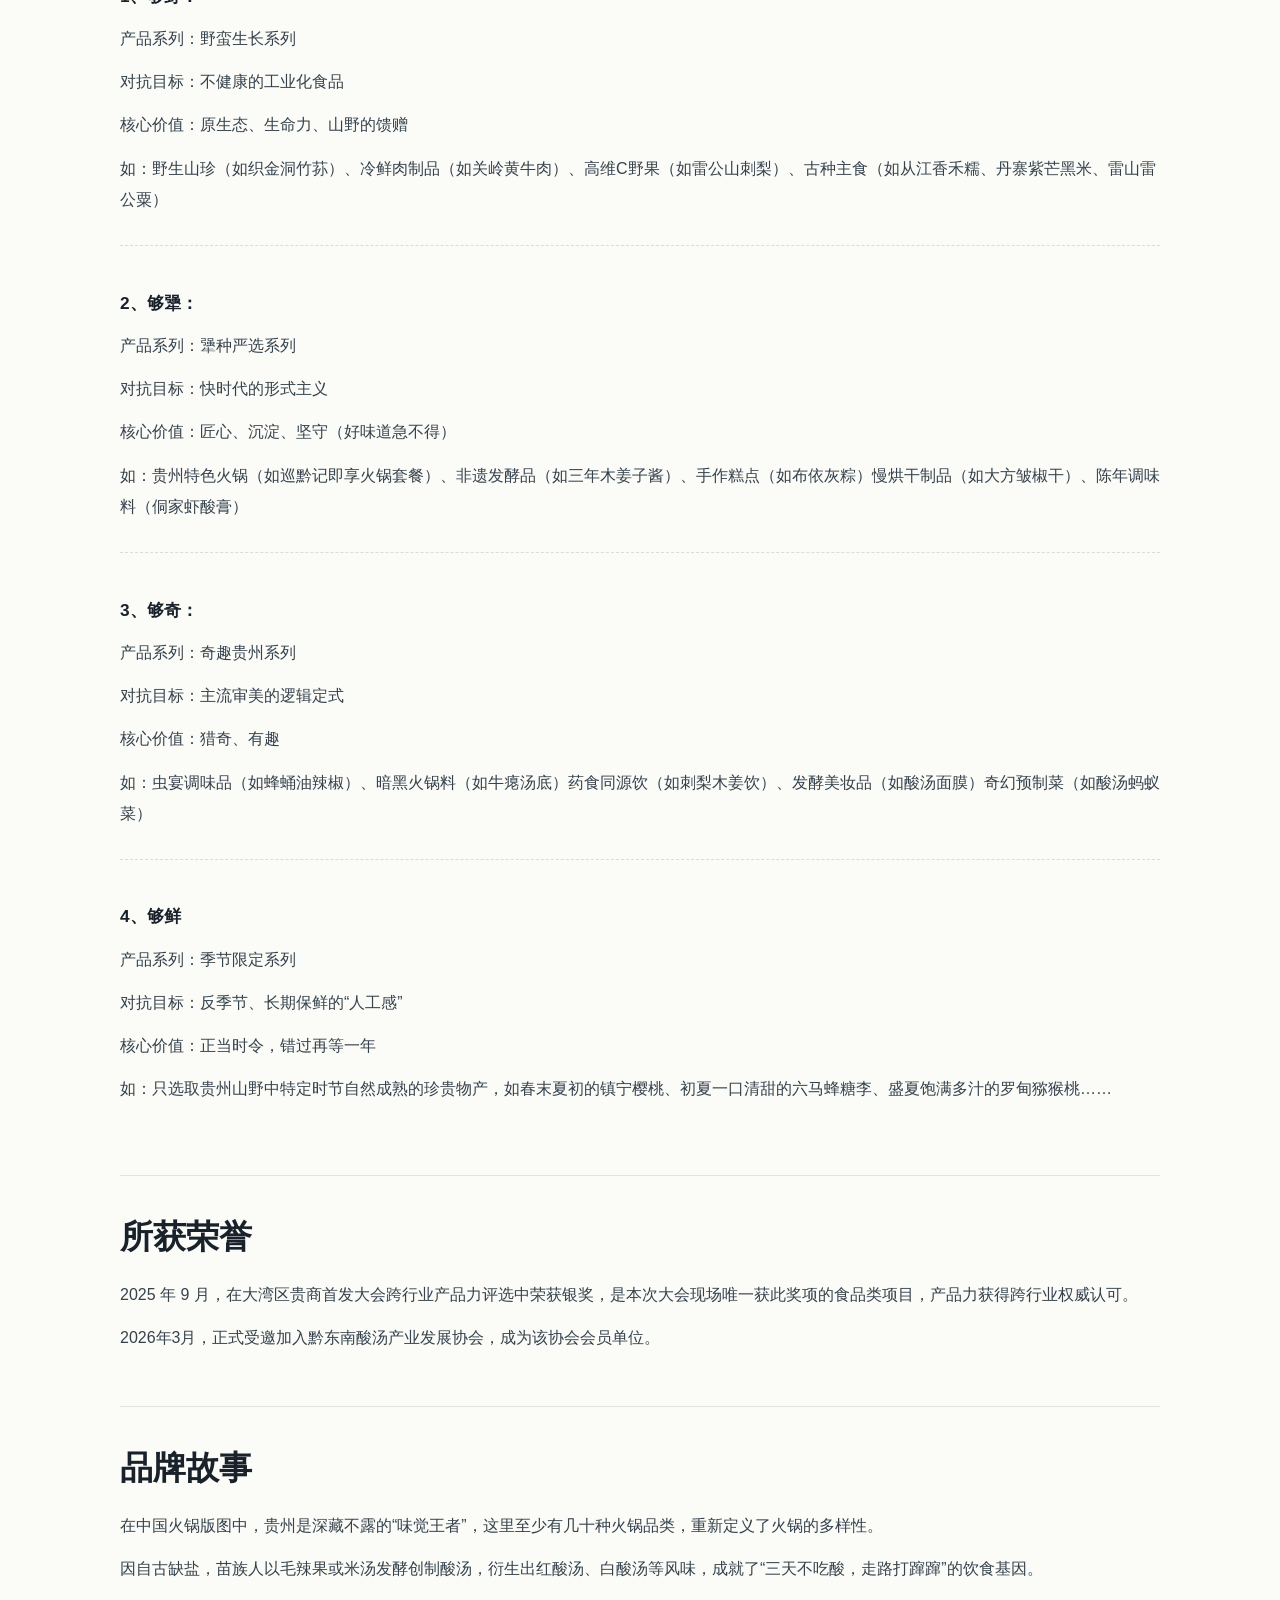
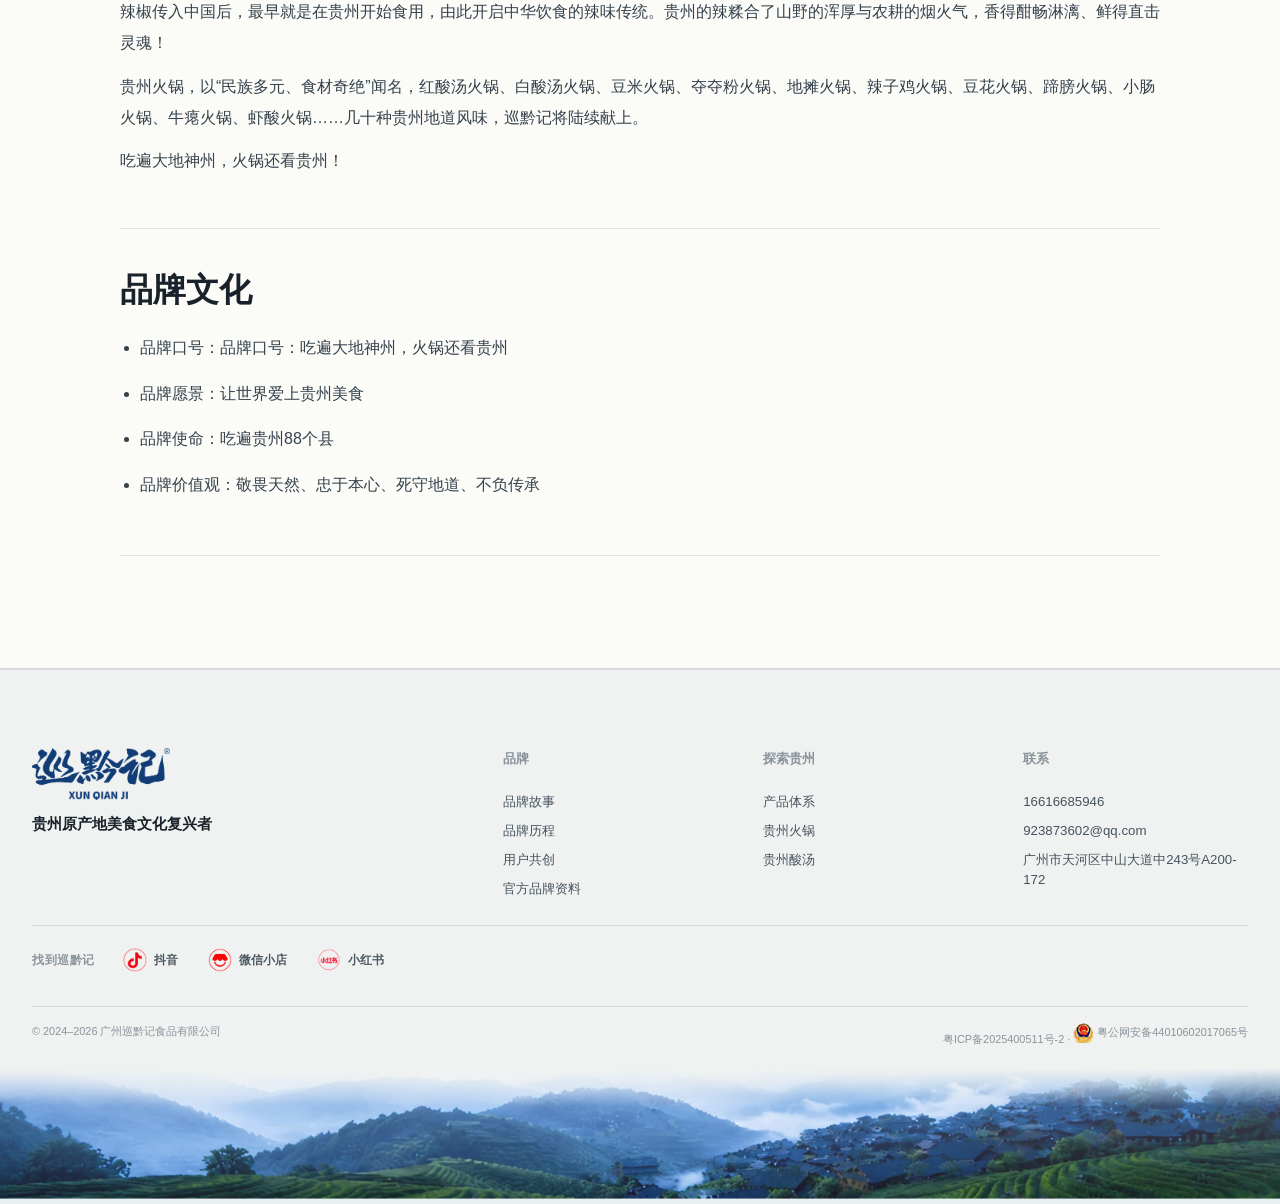
<file: about-xunqianji.html>
<!DOCTYPE html><html lang="zh-CN"><head><meta charset="utf-8"><meta name="viewport" content="width=device-width,initial-scale=1,viewport-fit=cover"><title>关于巡黔记｜一个以贵州为根、以原产地为底线的美食品牌</title><meta name="description" content="巡黔记是广州巡黔记食品有限公司旗下一个以贵州为根、以原产地为底线的美食品牌，是一个以“贵州原产地美食文化复兴”为使命的品牌。"><meta name="robots" content="index,follow,max-image-preview:large,max-snippet:-1"><link rel="canonical" href="https://www.xunqianji.cn/about-xunqianji.html"><meta property="og:type" content="website"><meta property="og:locale" content="zh_CN"><meta property="og:site_name" content="巡黔记官网"><meta property="og:title" content="关于巡黔记｜一个以贵州为根、以原产地为底线的美食品牌"><meta property="og:description" content="巡黔记是广州巡黔记食品有限公司旗下一个以贵州为根、以原产地为底线的美食品牌，是一个以“贵州原产地美食文化复兴”为使命的品牌。"><meta property="og:url" content="https://www.xunqianji.cn/about-xunqianji.html"><meta property="og:image" content="https://www.xunqianji.cn/assets-v2/about-xunqianji-doc-logo.png"><meta name="theme-color" content="#fbfbf8"><link rel="icon" href="/favicon.ico" sizes="any"><link rel="icon" href="/favicon.png" type="image/png"><link rel="apple-touch-icon" href="/apple-touch-icon.png"><script type="application/ld+json">[{"@context":"https://schema.org","@type":"Organization","@id":"https://www.xunqianji.cn/#organization","name":"巡黔记","alternateName":"XUN QIAN JI","legalName":"广州巡黔记食品有限公司","url":"https://www.xunqianji.cn/","foundingDate":"2024-10-22","founder":{"@type":"Person","name":"赵婧"},"description":"巡黔记是广州巡黔记食品有限公司旗下一个以贵州为根、以原产地为底线的美食品牌，是一个以“贵州原产地美食文化复兴”为使命的品牌，致力于将贵州千年饮食基因转化为现代消费体验。"},{"@context":"https://schema.org","@type":"AboutPage","name":"关于巡黔记","url":"https://www.xunqianji.cn/about-xunqianji.html","about":{"@id":"https://www.xunqianji.cn/#organization"},"inLanguage":"zh-CN"}]</script><link rel="stylesheet" href="/_astro/BaseLayout.zDsq3UJW.css"></head><body><a class="skip-link" href="#main">跳到正文</a><style>astro-island,astro-slot,astro-static-slot{display:contents}</style><script>(()=>{var e=async t=>{await(await t())()};(self.Astro||(self.Astro={})).load=e;window.dispatchEvent(new Event("astro:load"));})();</script><script>(()=>{var g=Object.defineProperty;var w=(a,s,c)=>s in a?g(a,s,{enumerable:!0,configurable:!0,writable:!0,value:c}):a[s]=c;var l=(a,s,c)=>w(a,typeof s!="symbol"?s+"":s,c);var E=new Set(["__proto__","constructor","prototype"]);{let a={0:t=>y(t),1:t=>c(t),2:t=>new RegExp(t),3:t=>new Date(t),4:t=>new Map(c(t)),5:t=>new Set(c(t)),6:t=>BigInt(t),7:t=>new URL(t),8:t=>new Uint8Array(t),9:t=>new Uint16Array(t),10:t=>new Uint32Array(t),11:t=>Number.POSITIVE_INFINITY*t},s=t=>{let[p,e]=t;return p in a?a[p](e):void 0},c=t=>t.map(s),y=t=>typeof t!="object"||t===null?t:Object.fromEntries(Object.entries(t).map(([p,e])=>[p,s(e)]));class f extends HTMLElement{constructor(){super(...arguments);l(this,"Component");l(this,"hydrator");l(this,"hydrate",async()=>{var b;if(!this.hydrator||!this.isConnected)return;let e=(b=this.parentElement)==null?void 0:b.closest("astro-island[ssr]");if(e){e.addEventListener("astro:hydrate",this.hydrate,{once:!0});return}let r=this.querySelectorAll("astro-slot"),n={},d=this.querySelectorAll("template[data-astro-template]");for(let o of d){let i=o.closest(this.tagName);i!=null&&i.isSameNode(this)&&(n[o.getAttribute("data-astro-template")||"default"]=o.innerHTML,o.remove())}for(let o of r){let i=o.closest(this.tagName);i!=null&&i.isSameNode(this)&&(n[o.getAttribute("name")||"default"]=o.innerHTML)}let u;try{u=this.hasAttribute("props")?y(JSON.parse(this.getAttribute("props"))):{}}catch(o){let i=this.getAttribute("component-url")||"<unknown>",v=this.getAttribute("component-export");throw v&&(i+=` (export ${v})`),console.error(`[hydrate] Error parsing props for component ${i}`,this.getAttribute("props"),o),o}let h;await this.hydrator(this)(this.Component,u,n,{client:this.getAttribute("client")}),this.removeAttribute("ssr"),this.dispatchEvent(new CustomEvent("astro:hydrate"))});l(this,"unmount",()=>{this.isConnected||this.dispatchEvent(new CustomEvent("astro:unmount"))})}disconnectedCallback(){document.removeEventListener("astro:after-swap",this.unmount),document.addEventListener("astro:after-swap",this.unmount,{once:!0})}connectedCallback(){if(!this.hasAttribute("await-children")||document.readyState==="interactive"||document.readyState==="complete")this.childrenConnectedCallback();else{let e=()=>{document.removeEventListener("DOMContentLoaded",e),r.disconnect(),this.childrenConnectedCallback()},r=new MutationObserver(()=>{var n;((n=this.lastChild)==null?void 0:n.nodeType)===Node.COMMENT_NODE&&this.lastChild.nodeValue==="astro:end"&&(this.lastChild.remove(),e())});r.observe(this,{childList:!0}),document.addEventListener("DOMContentLoaded",e)}}async childrenConnectedCallback(){let e=this.getAttribute("before-hydration-url");e&&await import(e),this.start()}getRetryImportUrl(e){let r=new URL(e,document.baseURI);return r.searchParams.set("astro-retry",Date.now().toString()),r.toString()}async importWithRetry(e){try{return await import(e)}catch(r){return await new Promise(n=>setTimeout(n,1e3)),import(this.getRetryImportUrl(e))}}handleHydrationError(e){let r=this.getAttribute("component-url"),n=new CustomEvent("astro:hydration-error",{cancelable:!0,bubbles:!0,composed:!0,detail:{error:e,componentUrl:r}});this.dispatchEvent(n)&&console.error(`[astro-island] Error hydrating ${r}`,e)}async start(){let e=JSON.parse(this.getAttribute("opts")),r=this.getAttribute("client");if(Astro[r]===void 0){window.addEventListener(`astro:${r}`,()=>this.start(),{once:!0});return}try{await Astro[r](async()=>{let n=this.getAttribute("renderer-url");try{let[d,{default:u}]=await Promise.all([this.importWithRetry(this.getAttribute("component-url")),n?this.importWithRetry(n):Promise.resolve({default:()=>()=>{}})]),h=this.getAttribute("component-export")||"default";if(h.includes(".")){this.Component=d;for(let m of h.split(".")){if(E.has(m)||!this.Component||typeof this.Component!="object"&&typeof this.Component!="function"||!Object.hasOwn(this.Component,m))throw new Error(`Invalid component export path: ${h}`);this.Component=this.Component[m]}}else{if(E.has(h))throw new Error(`Invalid component export path: ${h}`);this.Component=d[h]}return this.hydrator=u,this.hydrate}catch(d){return this.handleHydrationError(d),()=>{}}},e,this)}catch(n){this.handleHydrationError(n)}}attributeChangedCallback(){this.hydrate()}}l(f,"observedAttributes",["props"]),customElements.get("astro-island")||customElements.define("astro-island",f)}})();</script><astro-island uid="1BNGUT" prefix="r3" component-url="/_astro/MegaNavbar.ly-b4awe.js" component-export="default" renderer-url="/_astro/client.CBv8q_xb.js" props="{&quot;active&quot;:[0,&quot;about-xqj&quot;]}" ssr client="load" opts="{&quot;name&quot;:&quot;MegaNavbar&quot;,&quot;value&quot;:true}" await-children><header class="site-header deep-header" data-header="true"><div class="shell deep-nav-shell"><a aria-label="巡黔记官网首页" class="brand deep-brand" href="/"><img alt="巡黔记 XUN QIAN JI" src="/assets-v2/logo-blue.png" decoding="async"/></a><button type="button" class="deep-menu-toggle" aria-label="打开导航" aria-expanded="false"><span></span><span></span><span></span></button><nav class="deep-nav" aria-label="主导航"><a class="deep-nav-direct" href="/">首页</a><div class="deep-nav-item"><button type="button" class="" aria-expanded="false">品牌<span>⌄</span></button></div><div class="deep-nav-item"><button type="button" class="" aria-expanded="false">产品<span>⌄</span></button></div><div class="deep-nav-item"><button type="button" class="" aria-expanded="false">贵州风味<span>⌄</span></button></div><a class="deep-nav-direct is-active" href="/about-xunqianji.html">关于巡黔记</a><div class="deep-nav-item"><button type="button" class="" aria-expanded="false">联系我们<span>⌄</span></button></div></nav></div></header><!--astro:end--></astro-island><astro-island uid="Z1KiIfk" prefix="r2" component-url="/_astro/MotionRuntime.BMq1wJDT.js" component-export="default" renderer-url="/_astro/client.CBv8q_xb.js" props="{}" ssr client="load" opts="{&quot;name&quot;:&quot;MotionRuntime&quot;,&quot;value&quot;:true}"></astro-island><main id="main" class="about-record-page"><article class="about-record shell"><header class="about-record__header"><h1><span>巡黔记：一个以贵州为根、</span><span>以原产地为底线的美食品牌</span></h1><img class="about-record__logo" src="/assets-v2/about-xunqianji-doc-logo.png" alt="巡黔记 XUN QIAN JI" loading="lazy" decoding="async"></header><section class="about-record__section" aria-labelledby="about-intro"><h2 id="about-intro">品牌介绍</h2><p>巡黔记是广州巡黔记食品有限公司旗下一个以贵州为根、以原产地为底线的美食品牌，是一个以“贵州原产地美食文化复兴”为使命的品牌，致力于将贵州千年饮食基因转化为现代消费体验。</p><p>巡黔记在食品行业内率先开创原产地即享火锅新品类，将传统的“特产销售”升级为“贵州家宴”的完整解决方案。区别于市场上仅售底料或单一食材的竞品，巡黔记的产品包含贵州特色火锅底料、糊辣椒蘸水、特色肉类、菌菇、豆制品、主食等十余个SKU，一站式配齐，10分钟还原地道贵州味，让家庭餐桌、户外露营秒变舌尖上的贵州地标。</p><p>品牌以“即享火锅”为起点，首推贵州凯里红酸汤火锅套餐，进而依托爆品、品牌和供应链优势，快速围绕火锅这一母品类持续开发新爆款，辣子鸡、豆米火锅、白酸汤火锅、辣子鸡火锅、酸菜蹄膀火锅等独特的贵州火锅原产地特色火锅套餐。形成产品迭代势能，建立品类护城河。</p><p>作为最早系统化、品牌化运营贵州特色“即享火锅”的企业，巡黔记已率先抢占“在家吃地道贵州火锅”的用户心智，凭借“地道风味+极致便利”获得市场验证。公域渠道复购率持续向好。同时，通过私域的“百人选品官”用户共创机制，所有新品上市前须经盲测通过，确保“上市即精品”，形成“公域拉新-私域复购-用户共创”的产品验证闭环。</p></section><section class="about-record__section" aria-labelledby="about-basic"><h2 id="about-basic">基本信息</h2><div class="about-record__facts"><p>中文名称：巡黔记</p><p>外文名称：XUN QIAN JI</p><p>创立时间：2024年10月22日</p><p>创始人：赵婧</p><p>所属公司：广州巡黔记食品有限公司</p><p>所属行业：食品行业</p><p>主营业务：贵州即享火锅套餐及贵州原产地食品的研发、生产与销售</p></div></section><section class="about-record__section" aria-labelledby="about-name"><h2 id="about-name">品牌名解读</h2><p>“巡黔记”这三个字，寓意着对贵州大地的深情巡礼，探寻并传承贵州美食文化的精髓。其中，“巡”字体现了不断探索和发现的旅程，“黔”是贵州的简称，直接指向品牌与贵州的紧密联系，而“记”则暗示了记录、传承的意味，传达出品牌致力于挖掘和传播贵州美食文化的使命。</p></section><section class="about-record__section" aria-labelledby="about-positioning"><h2 id="about-positioning">品牌定位：贵州原产地美食文化复兴者</h2><p>巡黔记是一个以贵州为根、以原产地为底线的美食品牌，通过系统的挖掘和现代转化，让贵州美食文化重新焕发生命力。</p><ul class="about-record__plain-list"><li>贵州——这是一切的原点。品牌不做泛地域的美食，只做跟贵州相关的美食。这个定语既锁死了巡黔记的边界，也定义了巡黔记的护城河。不是所有地方都适合用“原产地”这三个字，而贵州，在中国美食版图上，是最后一块尚未被工业化大规模开采的天然风味宝库。</li><li>原产地——这是巡黔记的根。巡黔记的所有产品，每一味食材都必须有明确的贵州产地身份。所有的工业化手段，都服务于“还原”，而不是“创造”。这是巡黔记跟市面上绝大多数“贵州风味”产品的本质区别。</li><li>美食——这是巡黔记的品类边界。不碰其他品类，只做一件事，把贵州美食做成能够抵达消费者餐桌的产品。从酸汤火锅即享套餐起步，陆续开放各种贵州地道火锅、再到后续的酸汤米粉、以及更广的品类扩展……品类可以变，但“美食”这个内核不变。</li><li>文化——这是巡黔记的态度与深度。巡黔记不是在做简单的食材搬运。贵州的饮食文化，是千年积累的生存智慧。巡黔记用现代产品把它翻译出来，不做简单的“搬运工”，而是做有价值的“文化翻译”。</li><li>复兴者——这是巡黔记在时代中的角色定位。不是发明者（因为贵州的美食已经有了），不是改良者（巡黔记不想去改变传统的核心），也不是纯粹的传承者（仅仅是复制不足以让贵州美食走向世界）。复兴者的意义，是让贵州美食文化从被遗忘和被低估的状态中重生、用现代的经营手段重新激活它、用标准化的产品把它带出大山，用品牌化的方式让它被世界看见。</li></ul></section><section class="about-record__section" aria-labelledby="about-history"><h2 id="about-history">品牌发展历史</h2><ul class="about-record__plain-list"><li>2024年10月——广州巡黔记食品有限公司正式注册成立。公司以“贵州原产地美食复兴者”为使命，致力于将贵州千年饮食基因转化为可标准化、可传播的现代消费符号，解决贵州特色美食“非标品工业化”的行业难题。</li><li>2025年8月——历经近一年的产品研发与供应链整合，首款产品“凯里酸汤火锅套餐”正式在私域上线。作为“贵州原产地即享火锅套餐”品类的开创者，首款产品严选关岭黄牛肉、凯里红酸汤、兴义灰树花、贵阳软哨等12种贵州原产地食材，通过私域用户的真实复购与积极反馈验证了产品力与市场接受度。</li><li>2025年9月——受邀参加由贵州省工商联、广东省工商联、贵州省人民政府驻广州办事处共同指导，贵商总会、广东省贵州商会（联盟）联合主办，广州市贵州商会主承办的“大湾区贵商首发大会”，在现场正式发布巡黔记凯里酸汤火锅新品。本次大会为跨行业产品力PK，金奖被高科技产品摘得，巡黔记作为食品品牌跨行业获得银奖，成为现场唯一获此殊荣的食品类项目，产品力获得跨行业权威认可。</li><li>2025年11月——巡黔记抖音直播间正式开播，采用“短视频内容引流+产品深度讲解+用户互动答疑”的模式，让用户通过内容了解产品、通过直播间互动建立信任，逐步建立起用户对“在家吃火锅，就选巡黔记”、“巡黔记=地道贵州火锅”的认知关联。同时，还邀请国内知名音乐人的制作团队为巡黔记创作了品牌主题曲《巡黔记之歌》，在直播间作为背景音乐及互动环节播放，逐步形成了具有巡黔记品牌特色的直播间听觉记忆点，为后续的规模化增长打下基础。</li><li>2026年1月——受邀参加广东省贵州商会年度大会，现场设置产品体验区，面向数百位在粤的贵州籍企业家及老乡进行试吃品鉴。现场贵州老乡试吃后反响热烈，带去现场的所有产品抢购一空。“贵州人自己都说好”这是对巡黔记“地道”二字最真实的验证，也为品牌在贵商圈层中建立了坚实的口碑基础。</li><li>2026年3月——正式受邀加入黔东南酸汤产业发展协会，成为该协会会员单位。黔东南酸汤产业发展协会是酸汤产业最权威的行业组织，入会需经过严格的资质审核。巡黔记以“原产地即享火锅套餐”的创新品类模式、酸汤产品品质及供应链标准获得协会认可，成为协会中少有的以电商品牌化模式运营酸汤产品的企业，标志着巡黔记的品类模式与产品品质均获得酸汤产业官方的正式认可。</li><li>2026年5月——与贵州广电集团旗下家有购物集团达成战略联名合作。家有购物是贵州省内选品最严的零售平台，一直积极严选贵州好物、助力黔货出山。本次合作历经五个月的严苛选品流程——包括验厂考察、多轮产品试吃、盲测评审及企业资质审核——在全贵州众多酸汤产品中，家有购物最终选择巡黔记作为联名品牌。双方已正式推出“光合鲜品&巡黔记”联名产品，标志着巡黔记获得本土最权威渠道的高度认可，品牌公信力与渠道拓展能力迈上新台阶。</li></ul></section><section class="about-record__section" aria-labelledby="about-products"><h2 id="about-products">产品及服务</h2><p>巡黔记四大产品线“够野、够犟、够奇、够鲜”，从对抗工业化食品的山野食材、挑战快时代的匠心沉淀、到挖掘贵州秘境风味的猎奇体验、每季限定的时令果蔬，彻底重构都市人群对地域美食的认知。</p><div class="about-record__subsection"><h3>1、够野：</h3><p>产品系列：野蛮生长系列</p><p>对抗目标：不健康的工业化食品</p><p>核心价值：原生态、生命力、山野的馈赠</p><p>如：野生山珍（如织金洞竹荪）、冷鲜肉制品（如关岭黄牛肉）、高维C野果（如雷公山刺梨）、古种主食（如从江香禾糯、丹寨紫芒黑米、雷山雷公粟）</p></div><div class="about-record__subsection"><h3>2、够犟：</h3><p>产品系列：犟种严选系列</p><p>对抗目标：快时代的形式主义</p><p>核心价值：匠心、沉淀、坚守（好味道急不得）</p><p>如：贵州特色火锅（如巡黔记即享火锅套餐）、非遗发酵品（如三年木姜子酱）、手作糕点（如布依灰粽）慢烘干制品（如大方皱椒干）、陈年调味料（侗家虾酸膏）</p></div><div class="about-record__subsection"><h3>3、够奇：</h3><p>产品系列：奇趣贵州系列</p><p>对抗目标：主流审美的逻辑定式</p><p>核心价值：猎奇、有趣</p><p>如：虫宴调味品（如蜂蛹油辣椒）、暗黑火锅料（如牛瘪汤底）药食同源饮（如刺梨木姜饮）、发酵美妆品（如酸汤面膜）奇幻预制菜（如酸汤蚂蚁菜）</p></div><div class="about-record__subsection"><h3>4、够鲜</h3><p>产品系列：季节限定系列</p><p>对抗目标：反季节、长期保鲜的“人工感”</p><p>核心价值：正当时令，错过再等一年</p><p>如：只选取贵州山野中特定时节自然成熟的珍贵物产，如春末夏初的镇宁樱桃、初夏一口清甜的六马蜂糖李、盛夏饱满多汁的罗甸猕猴桃……</p></div></section><section class="about-record__section" aria-labelledby="about-honors"><h2 id="about-honors">所获荣誉</h2><p>2025 年 9 月，在大湾区贵商首发大会跨行业产品力评选中荣获银奖，是本次大会现场唯一获此奖项的食品类项目，产品力获得跨行业权威认可。</p><p>2026年3月，正式受邀加入黔东南酸汤产业发展协会，成为该协会会员单位。</p></section><section class="about-record__section" aria-labelledby="about-story"><h2 id="about-story">品牌故事</h2><p>在中国火锅版图中，贵州是深藏不露的“味觉王者”，这里至少有几十种火锅品类，重新定义了火锅的多样性。</p><p>因自古缺盐，苗族人以毛辣果或米汤发酵创制酸汤，衍生出红酸汤、白酸汤等风味，成就了“三天不吃酸，走路打蹿蹿”的饮食基因。</p><p>辣椒传入中国后，最早就是在贵州开始食用，由此开启中华饮食的辣味传统。贵州的辣糅合了山野的浑厚与农耕的烟火气，香得酣畅淋漓、鲜得直击灵魂！</p><p>贵州火锅，以“民族多元、食材奇绝”闻名，红酸汤火锅、白酸汤火锅、豆米火锅、夺夺粉火锅、地摊火锅、辣子鸡火锅、豆花火锅、蹄膀火锅、小肠火锅、牛瘪火锅、虾酸火锅……几十种贵州地道风味，巡黔记将陆续献上。</p><p>吃遍大地神州，火锅还看贵州！</p></section><section class="about-record__section" aria-labelledby="about-culture"><h2 id="about-culture">品牌文化</h2><ul class="about-record__plain-list"><li>品牌口号：品牌口号：吃遍大地神州，火锅还看贵州</li><li>品牌愿景：让世界爱上贵州美食</li><li>品牌使命：吃遍贵州88个县</li><li>品牌价值观：敬畏天然、忠于本心、死守地道、不负传承</li></ul></section></article></main><footer class="site-footer" id="footer-contact"><div class="footer-surface"><div class="shell footer-main"><div class="footer-lead"><img alt="巡黔记" src="/assets-v2/logo-blue.png" loading="lazy" decoding="async"><p>贵州原产地美食文化复兴者</p></div><div class="footer-links"><div><strong>品牌</strong><a href="/about.html">品牌故事</a><a href="/about.html#brand-milestones">品牌历程</a><a href="/co-creation.html">用户共创</a><a href="/brand-facts.html">官方品牌资料</a></div><div><strong>探索贵州</strong><a href="/products.html">产品体系</a><a href="/guizhou-hotpot.html">贵州火锅</a><a href="/sour-soup-hotpot.html">贵州酸汤</a></div><div><strong>联系</strong><a href="tel:16616685946">16616685946</a><a href="mailto:923873602@qq.com">923873602@qq.com</a><span>广州市天河区中山大道中243号A200-172</span></div></div></div><div aria-label="巡黔记官方平台" class="shell footer-social" id="footer-social"><span class="footer-social-label">找到巡黔记</span><a class="social-jump" href="https://v.douyin.com/QIAM0asS398/" rel="noopener noreferrer" target="_blank"><img alt="抖音" src="/assets-v2/social-douyin-red.png" loading="lazy" decoding="async"><span>抖音</span></a><button class="social-jump" data-wechat-store="#微信小店://巡黔记/f43WofVPVsQpQ4e" type="button"><img alt="微信小店" src="/assets-v2/social-wechat-store-red.png" loading="lazy" decoding="async"><span>微信小店</span></button><a class="social-jump" href="https://xhslink.cn/o/9guF8dtUxXD" rel="noopener noreferrer" target="_blank"><img alt="小红书" src="/assets-v2/social-xiaohongshu-red.png" loading="lazy" decoding="async"><span>小红书</span></a></div><div class="shell footer-bottom"><span>© 2024–2026 广州巡黔记食品有限公司</span><span class="filing-slot"><a href="https://beian.miit.gov.cn/" rel="noopener noreferrer" target="_blank">粤ICP备2025400511号-2</a><span aria-hidden="true"> · </span><a class="police-filing" href="https://beian.mps.gov.cn/#/query/webSearch?code=44010602017065" rel="noopener noreferrer" target="_blank" style="display:inline-flex;align-items:center;gap:4px;"><img src="/assets-v2/beian-police.png" alt="公安联网备案" width="20" height="20" loading="lazy" decoding="async" style="width:20px;height:20px;display:block;"><span>粤公网安备44010602017065号</span></a></span></div></div><div aria-hidden="true" class="footer-landscape footer-landscape-bottom"><img alt="" src="/assets-v2/footer-landscape.webp" loading="lazy" decoding="async"></div><div aria-live="polite" class="copy-toast" data-copy-toast role="status">已复制微信小店口令，请在微信中粘贴打开</div></footer></body></html>
</file>
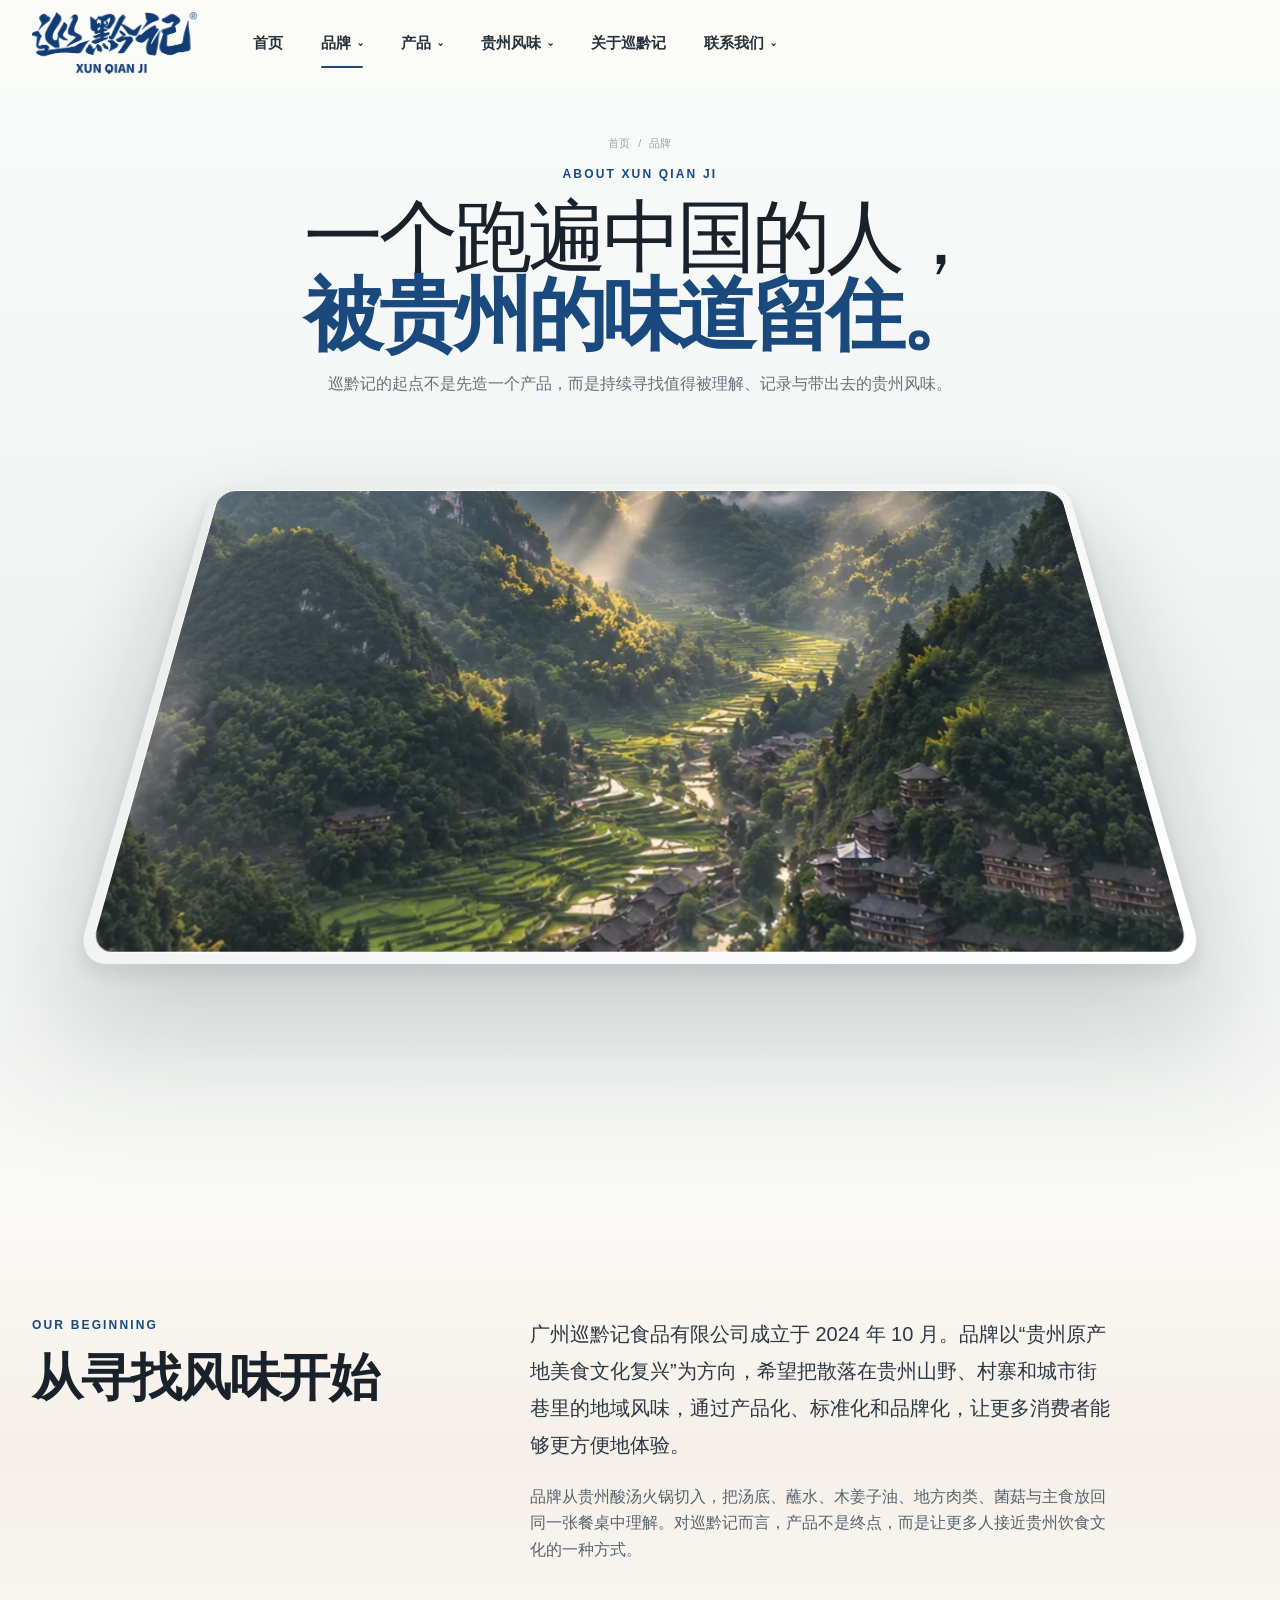
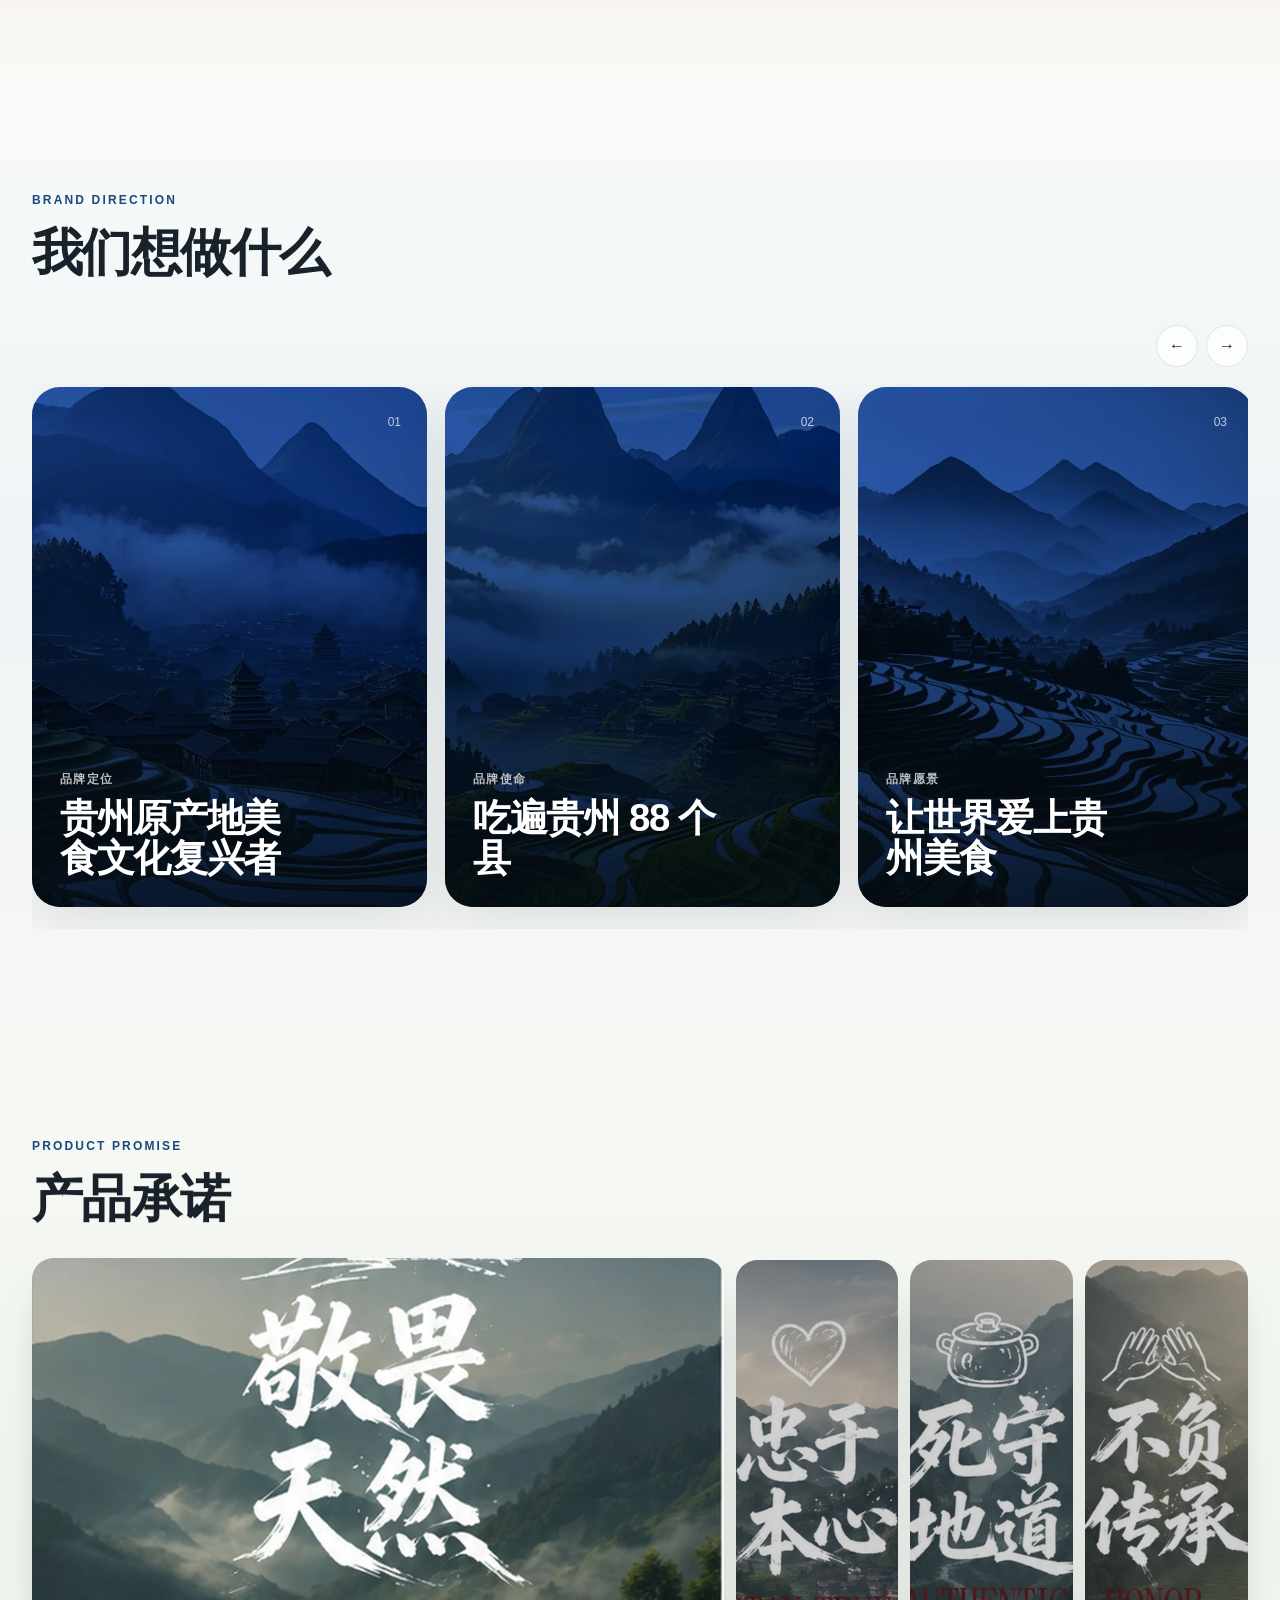
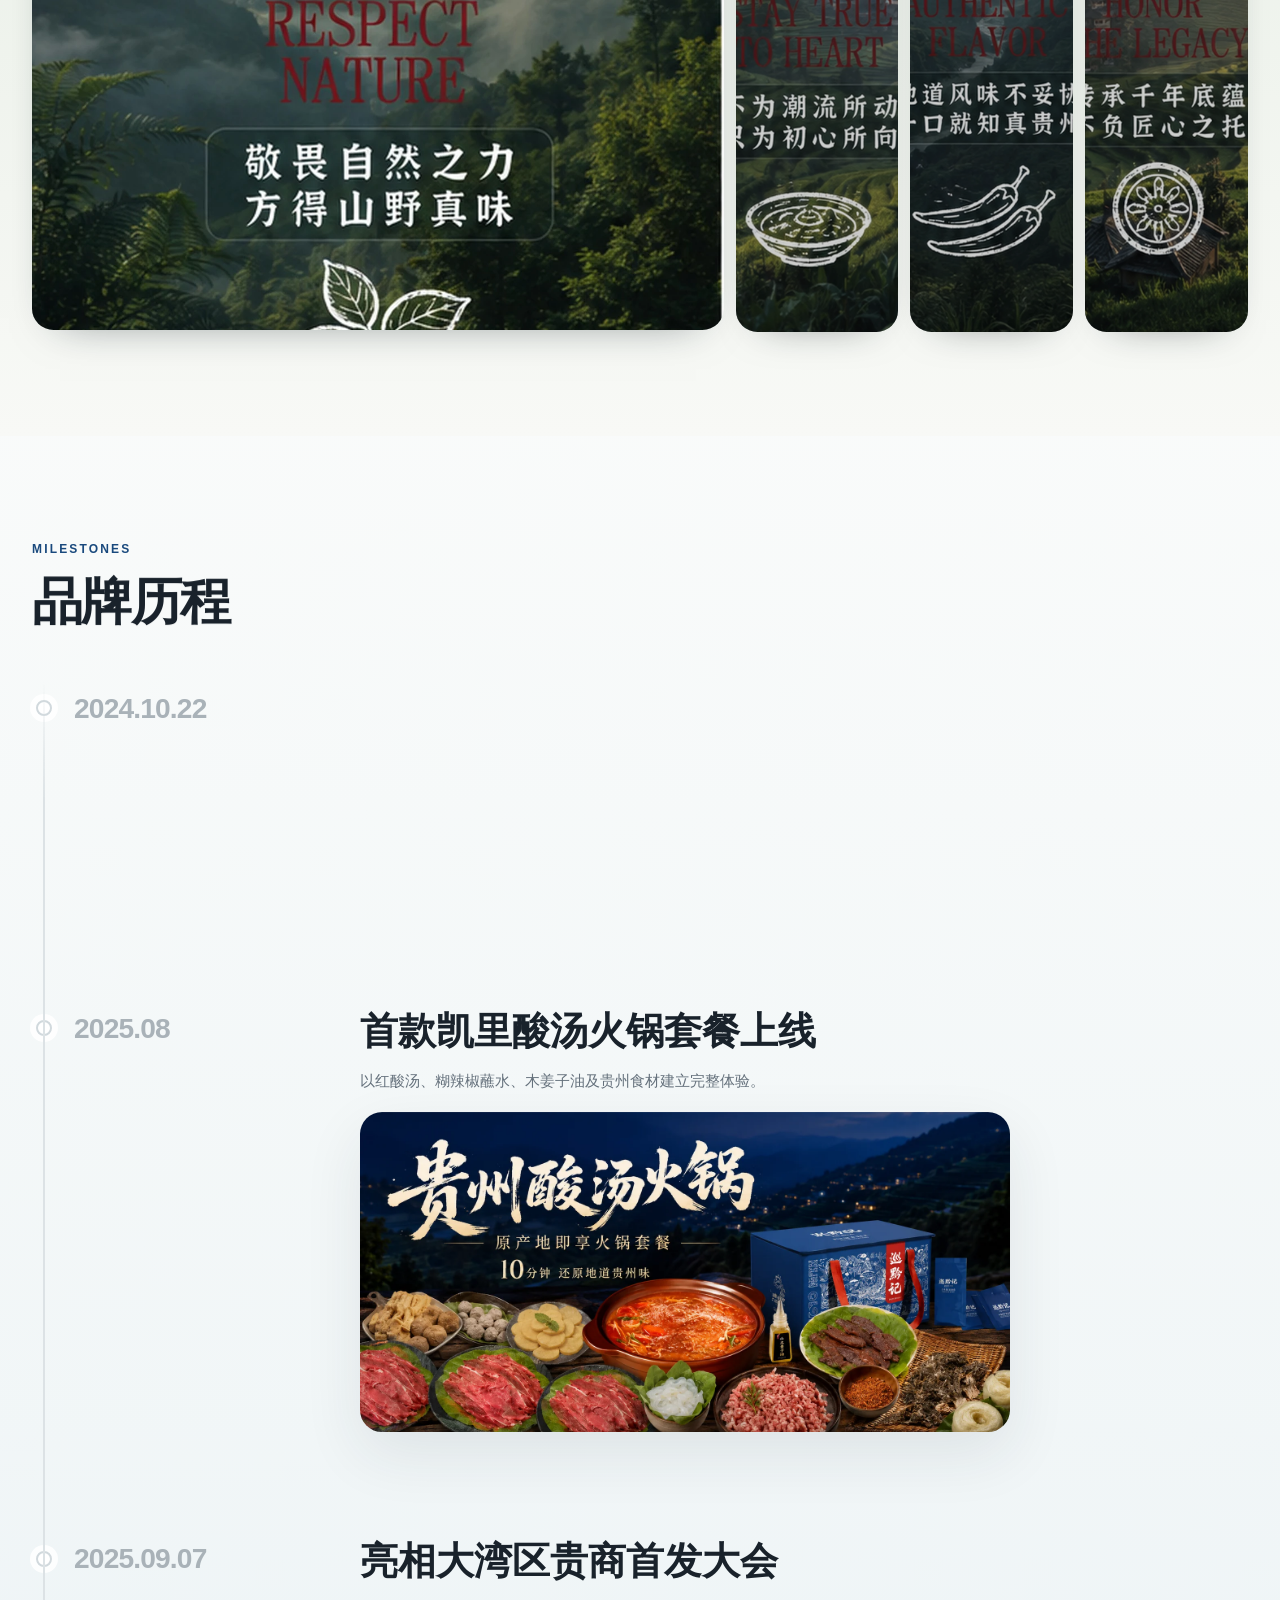
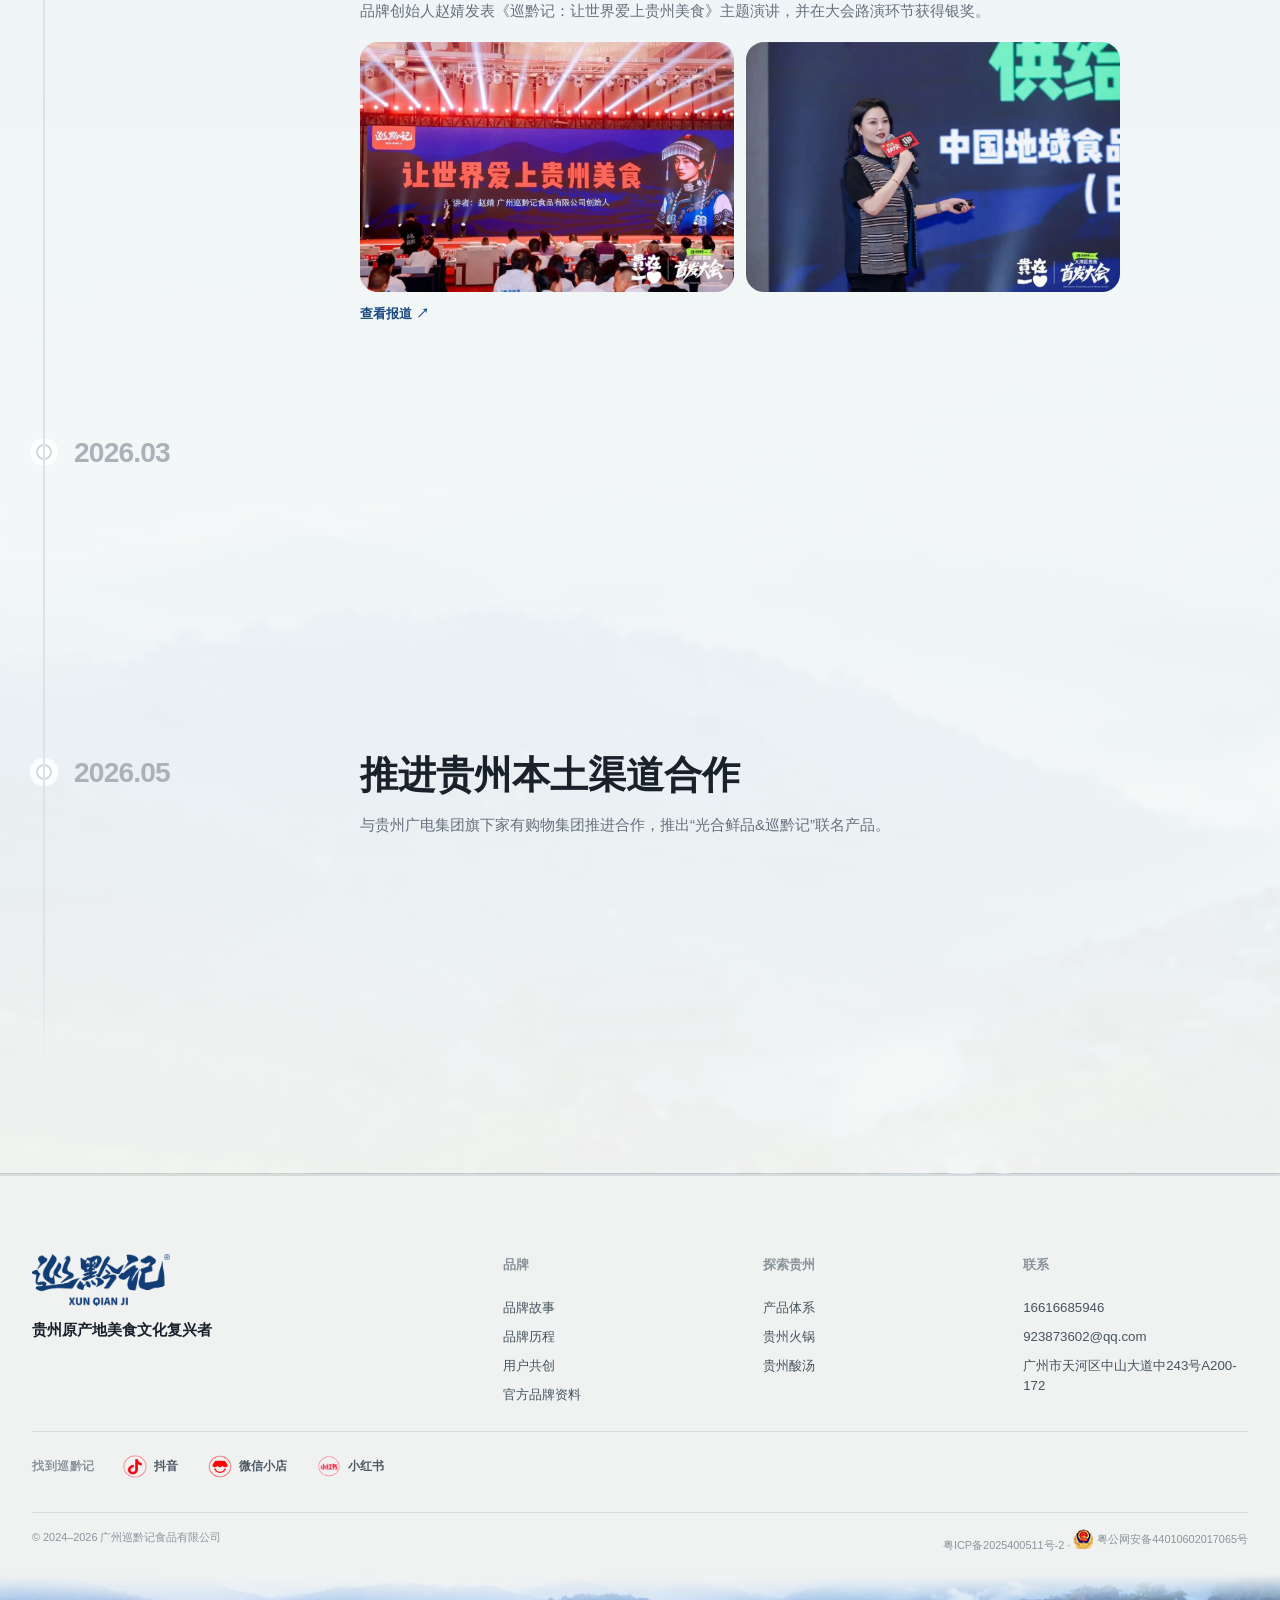
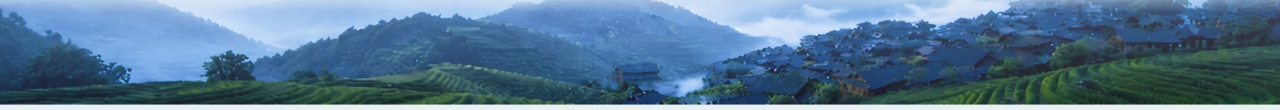
<file: about.html>
<!DOCTYPE html><html lang="zh-CN"><head><meta charset="utf-8"><meta name="viewport" content="width=device-width,initial-scale=1,viewport-fit=cover"><title>巡黔记是什么品牌｜品牌故事、使命与发展历程 - 巡黔记官网</title><meta name="description" content="了解巡黔记品牌名含义、贵州原产地美食文化复兴定位，记录吃遍贵州88个县的使命、让世界爱上贵州美食愿景与品牌发展历程。"><meta name="robots" content="index,follow,max-image-preview:large,max-snippet:-1"><link rel="canonical" href="https://www.xunqianji.cn/about.html"><meta property="og:type" content="website"><meta property="og:locale" content="zh_CN"><meta property="og:site_name" content="巡黔记官网"><meta property="og:title" content="巡黔记是什么品牌｜品牌故事、使命与发展历程 - 巡黔记官网"><meta property="og:description" content="了解巡黔记品牌名含义、贵州原产地美食文化复兴定位，记录吃遍贵州88个县的使命、让世界爱上贵州美食愿景与品牌发展历程。"><meta property="og:url" content="https://www.xunqianji.cn/about.html"><meta property="og:image" content="https://www.xunqianji.cn/assets-v2/origin-mountains-2.webp"><meta name="theme-color" content="#fbfbf8"><link rel="icon" href="/favicon.ico" sizes="any"><link rel="icon" href="/favicon.png" type="image/png"><link rel="apple-touch-icon" href="/apple-touch-icon.png"><script type="application/ld+json">[{"@context":"https://schema.org","@type":"Organization","@id":"https://www.xunqianji.cn/#organization","name":"巡黔记","alternateName":"XUN QIAN JI","legalName":"广州巡黔记食品有限公司","url":"https://www.xunqianji.cn/","logo":"https://www.xunqianji.cn/assets-v2/logo-blue.png","foundingDate":"2024-10-22","telephone":"16616685946","email":"923873602@qq.com","slogan":"让世界爱上贵州美食","description":"巡黔记以贵州原产地美食文化复兴为品牌方向，从贵州原产地即享火锅切入，寻找、记录并转化贵州地域风味。","address":{"@type":"PostalAddress","streetAddress":"中山大道中243号A200-172","addressLocality":"广州市天河区","addressRegion":"广东省","addressCountry":"CN"},"sameAs":["https://v.douyin.com/QIAM0asS398/","https://xhslink.cn/o/9guF8dtUxXD"]},{"@context":"https://schema.org","@type":"AboutPage","name":"巡黔记品牌故事","url":"https://www.xunqianji.cn/about.html","about":{"@id":"https://www.xunqianji.cn/#organization"}}]</script><link rel="stylesheet" href="/_astro/BaseLayout.zDsq3UJW.css"></head><body><a class="skip-link" href="#main">跳到正文</a><style>astro-island,astro-slot,astro-static-slot{display:contents}</style><script>(()=>{var e=async t=>{await(await t())()};(self.Astro||(self.Astro={})).load=e;window.dispatchEvent(new Event("astro:load"));})();</script><script>(()=>{var g=Object.defineProperty;var w=(a,s,c)=>s in a?g(a,s,{enumerable:!0,configurable:!0,writable:!0,value:c}):a[s]=c;var l=(a,s,c)=>w(a,typeof s!="symbol"?s+"":s,c);var E=new Set(["__proto__","constructor","prototype"]);{let a={0:t=>y(t),1:t=>c(t),2:t=>new RegExp(t),3:t=>new Date(t),4:t=>new Map(c(t)),5:t=>new Set(c(t)),6:t=>BigInt(t),7:t=>new URL(t),8:t=>new Uint8Array(t),9:t=>new Uint16Array(t),10:t=>new Uint32Array(t),11:t=>Number.POSITIVE_INFINITY*t},s=t=>{let[p,e]=t;return p in a?a[p](e):void 0},c=t=>t.map(s),y=t=>typeof t!="object"||t===null?t:Object.fromEntries(Object.entries(t).map(([p,e])=>[p,s(e)]));class f extends HTMLElement{constructor(){super(...arguments);l(this,"Component");l(this,"hydrator");l(this,"hydrate",async()=>{var b;if(!this.hydrator||!this.isConnected)return;let e=(b=this.parentElement)==null?void 0:b.closest("astro-island[ssr]");if(e){e.addEventListener("astro:hydrate",this.hydrate,{once:!0});return}let r=this.querySelectorAll("astro-slot"),n={},d=this.querySelectorAll("template[data-astro-template]");for(let o of d){let i=o.closest(this.tagName);i!=null&&i.isSameNode(this)&&(n[o.getAttribute("data-astro-template")||"default"]=o.innerHTML,o.remove())}for(let o of r){let i=o.closest(this.tagName);i!=null&&i.isSameNode(this)&&(n[o.getAttribute("name")||"default"]=o.innerHTML)}let u;try{u=this.hasAttribute("props")?y(JSON.parse(this.getAttribute("props"))):{}}catch(o){let i=this.getAttribute("component-url")||"<unknown>",v=this.getAttribute("component-export");throw v&&(i+=` (export ${v})`),console.error(`[hydrate] Error parsing props for component ${i}`,this.getAttribute("props"),o),o}let h;await this.hydrator(this)(this.Component,u,n,{client:this.getAttribute("client")}),this.removeAttribute("ssr"),this.dispatchEvent(new CustomEvent("astro:hydrate"))});l(this,"unmount",()=>{this.isConnected||this.dispatchEvent(new CustomEvent("astro:unmount"))})}disconnectedCallback(){document.removeEventListener("astro:after-swap",this.unmount),document.addEventListener("astro:after-swap",this.unmount,{once:!0})}connectedCallback(){if(!this.hasAttribute("await-children")||document.readyState==="interactive"||document.readyState==="complete")this.childrenConnectedCallback();else{let e=()=>{document.removeEventListener("DOMContentLoaded",e),r.disconnect(),this.childrenConnectedCallback()},r=new MutationObserver(()=>{var n;((n=this.lastChild)==null?void 0:n.nodeType)===Node.COMMENT_NODE&&this.lastChild.nodeValue==="astro:end"&&(this.lastChild.remove(),e())});r.observe(this,{childList:!0}),document.addEventListener("DOMContentLoaded",e)}}async childrenConnectedCallback(){let e=this.getAttribute("before-hydration-url");e&&await import(e),this.start()}getRetryImportUrl(e){let r=new URL(e,document.baseURI);return r.searchParams.set("astro-retry",Date.now().toString()),r.toString()}async importWithRetry(e){try{return await import(e)}catch(r){return await new Promise(n=>setTimeout(n,1e3)),import(this.getRetryImportUrl(e))}}handleHydrationError(e){let r=this.getAttribute("component-url"),n=new CustomEvent("astro:hydration-error",{cancelable:!0,bubbles:!0,composed:!0,detail:{error:e,componentUrl:r}});this.dispatchEvent(n)&&console.error(`[astro-island] Error hydrating ${r}`,e)}async start(){let e=JSON.parse(this.getAttribute("opts")),r=this.getAttribute("client");if(Astro[r]===void 0){window.addEventListener(`astro:${r}`,()=>this.start(),{once:!0});return}try{await Astro[r](async()=>{let n=this.getAttribute("renderer-url");try{let[d,{default:u}]=await Promise.all([this.importWithRetry(this.getAttribute("component-url")),n?this.importWithRetry(n):Promise.resolve({default:()=>()=>{}})]),h=this.getAttribute("component-export")||"default";if(h.includes(".")){this.Component=d;for(let m of h.split(".")){if(E.has(m)||!this.Component||typeof this.Component!="object"&&typeof this.Component!="function"||!Object.hasOwn(this.Component,m))throw new Error(`Invalid component export path: ${h}`);this.Component=this.Component[m]}}else{if(E.has(h))throw new Error(`Invalid component export path: ${h}`);this.Component=d[h]}return this.hydrator=u,this.hydrate}catch(d){return this.handleHydrationError(d),()=>{}}},e,this)}catch(n){this.handleHydrationError(n)}}attributeChangedCallback(){this.hydrate()}}l(f,"observedAttributes",["props"]),customElements.get("astro-island")||customElements.define("astro-island",f)}})();</script><astro-island uid="2jV3ab" prefix="r9" component-url="/_astro/MegaNavbar.ly-b4awe.js" component-export="default" renderer-url="/_astro/client.CBv8q_xb.js" props="{&quot;active&quot;:[0,&quot;brand&quot;]}" ssr client="load" opts="{&quot;name&quot;:&quot;MegaNavbar&quot;,&quot;value&quot;:true}" await-children><header class="site-header deep-header" data-header="true"><div class="shell deep-nav-shell"><a aria-label="巡黔记官网首页" class="brand deep-brand" href="/"><img alt="巡黔记 XUN QIAN JI" src="/assets-v2/logo-blue.png" decoding="async"/></a><button type="button" class="deep-menu-toggle" aria-label="打开导航" aria-expanded="false"><span></span><span></span><span></span></button><nav class="deep-nav" aria-label="主导航"><a class="deep-nav-direct" href="/">首页</a><div class="deep-nav-item"><button type="button" class="is-active" aria-expanded="false">品牌<span>⌄</span></button></div><div class="deep-nav-item"><button type="button" class="" aria-expanded="false">产品<span>⌄</span></button></div><div class="deep-nav-item"><button type="button" class="" aria-expanded="false">贵州风味<span>⌄</span></button></div><a class="deep-nav-direct" href="/about-xunqianji.html">关于巡黔记</a><div class="deep-nav-item"><button type="button" class="" aria-expanded="false">联系我们<span>⌄</span></button></div></nav></div></header><!--astro:end--></astro-island><astro-island uid="Z1KiIfk" prefix="r8" component-url="/_astro/MotionRuntime.BMq1wJDT.js" component-export="default" renderer-url="/_astro/client.CBv8q_xb.js" props="{}" ssr client="load" opts="{&quot;name&quot;:&quot;MotionRuntime&quot;,&quot;value&quot;:true}"></astro-island><main id="main"><astro-island uid="ZrCChN" prefix="r5" component-url="/_astro/AboutHeroScroll.CDu8mz5N.js" component-export="default" renderer-url="/_astro/client.CBv8q_xb.js" props="{}" ssr client="load" opts="{&quot;name&quot;:&quot;AboutHeroScroll&quot;,&quot;value&quot;:true}" await-children><section class="deep-container-scroll"><div class="deep-container-scroll__sticky"><div class="deep-container-scroll__title" style="opacity:1;transform:none"><p class="breadcrumbs"><a href="/">首页</a><span>/</span>品牌</p><p class="eyebrow">ABOUT XUN QIAN JI</p><h1>一个跑遍中国的人，<br/><strong>被贵州的味道留住。</strong></h1><div class="deep-container-scroll__desc"><p>巡黔记的起点不是先造一个产品，而是持续寻找值得被理解、记录与带出去的贵州风味。</p></div></div><div class="deep-container-scroll__card" style="transform:perspective(1200px) scale(1.05) rotateX(20deg)"><div class="deep-container-scroll__screen"><img src="/assets-v2/origin-mountains-2.webp" alt="贵州群山与原产地村寨" draggable="false" loading="lazy" decoding="async"/><span class="deep-container-scroll__glass" aria-hidden="true"></span></div></div></div></section><!--astro:end--></astro-island><section class="section-pad scenic-section scenic-warm"><div class="shell story-layout"><div class="section-title reveal"><p class="eyebrow">OUR BEGINNING</p><h2>从寻找风味开始</h2></div><div class="prose reveal"><p class="large">广州巡黔记食品有限公司成立于 2024 年 10 月。品牌以“贵州原产地美食文化复兴”为方向，希望把散落在贵州山野、村寨和城市街巷里的地域风味，通过产品化、标准化和品牌化，让更多消费者能够更方便地体验。</p><p>品牌从贵州酸汤火锅切入，把汤底、蘸水、木姜子油、地方肉类、菌菇与主食放回同一张餐桌中理解。对巡黔记而言，产品不是终点，而是让更多人接近贵州饮食文化的一种方式。</p></div></div></section><script>(()=>{var a=(s,i,o)=>{let r=async()=>{await(await s())()},t=typeof i.value=="object"?i.value:void 0,c={rootMargin:t==null?void 0:t.rootMargin},n=new IntersectionObserver(e=>{for(let l of e)if(l.isIntersecting){n.disconnect(),r();break}},c);for(let e of o.children)n.observe(e)};(self.Astro||(self.Astro={})).visible=a;window.dispatchEvent(new Event("astro:visible"));})();</script><astro-island uid="ZHIjUj" prefix="r6" component-url="/_astro/BrandValuesCarousel.qLt1NBBS.js" component-export="default" renderer-url="/_astro/client.CBv8q_xb.js" props="{}" ssr client="visible" opts="{&quot;name&quot;:&quot;BrandValuesCarousel&quot;,&quot;value&quot;:true}" await-children><section class="deep-brand-values section-pad scenic-section scenic-blue" id="brand-values"><div class="shell"><div class="section-heading reveal"><div><p class="eyebrow">BRAND DIRECTION</p><h2>我们想做什么</h2></div></div><div class="deep-apple-carousel"><div class="deep-apple-carousel__top-controls"><button type="button" aria-label="向前浏览">←</button><button type="button" aria-label="向后浏览">→</button></div><div class="deep-apple-carousel__track"><button type="button" class="deep-apple-card"><img src="/assets-v2/brand-position-revival.webp" alt="贵州原产地美食文化复兴者"/><span class="deep-apple-card__shade"></span><span class="deep-apple-card__copy"><small>品牌定位</small><strong>贵州原产地美食文化复兴者</strong><i>01</i></span></button><button type="button" class="deep-apple-card"><img src="/assets-v2/brand-mission-88-counties.webp" alt="吃遍贵州 88 个县"/><span class="deep-apple-card__shade"></span><span class="deep-apple-card__copy"><small>品牌使命</small><strong>吃遍贵州 88 个县</strong><i>02</i></span></button><button type="button" class="deep-apple-card"><img src="/assets-v2/brand-vision-love-guizhou.webp" alt="让世界爱上贵州美食"/><span class="deep-apple-card__shade"></span><span class="deep-apple-card__copy"><small>品牌愿景</small><strong>让世界爱上贵州美食</strong><i>03</i></span></button></div></div></div></section><!--astro:end--></astro-island><section class="section-pad promise-section scenic-section scenic-green"><div class="shell"><div class="section-heading compact-heading reveal"><div><p class="eyebrow">PRODUCT PROMISE</p><h2>产品承诺</h2></div></div><div aria-label="巡黔记产品承诺" class="accordion-gallery reveal" data-accordion-gallery><button aria-label="敬畏天然" class="ag-panel is-active" type="button"><img alt="敬畏天然：敬畏自然之力，方得山野真味" loading="lazy" src="/assets-v2/promise-respect-nature.webp"></button><button aria-label="忠于本心" class="ag-panel" type="button"><img alt="忠于本心：不为潮流所动，只为初心所向" loading="lazy" src="/assets-v2/promise-stay-true.webp"></button><button aria-label="死守地道" class="ag-panel" type="button"><img alt="死守地道：地道风味不妥协，一口就知真贵州" loading="lazy" src="/assets-v2/promise-authentic-flavor.webp"></button><button aria-label="不负传承" class="ag-panel" type="button"><img alt="不负传承：传承千年底蕴，不负匠心之托" loading="lazy" src="/assets-v2/promise-honor-legacy.webp"></button></div></div></section><astro-island uid="Z1qATCR" prefix="r7" component-url="/_astro/BrandTimeline.DbEri8LV.js" component-export="default" renderer-url="/_astro/client.CBv8q_xb.js" props="{}" ssr client="visible" opts="{&quot;name&quot;:&quot;BrandTimeline&quot;,&quot;value&quot;:true}" await-children><section class="deep-timeline-section section-pad scenic-section scenic-mist" id="brand-milestones"><div class="shell"><div class="section-heading reveal"><div><p class="eyebrow">MILESTONES</p><h2>品牌历程</h2></div></div><div class="deep-timeline"><div class="deep-timeline__content"><div class="deep-timeline__row"><div class="deep-timeline__sticky"><div class="deep-timeline__dot"></div><h3>2024.10.22</h3></div><div class="deep-timeline__body" style="opacity:0;transform:translateY(32px)"><h4>公司成立</h4><p>广州巡黔记食品有限公司成立，品牌方向聚焦贵州原产地美食。</p></div></div><div class="deep-timeline__row"><div class="deep-timeline__sticky"><div class="deep-timeline__dot"></div><h3>2025.08</h3></div><div class="deep-timeline__body" style="opacity:0;transform:translateY(32px)"><h4>首款凯里酸汤火锅套餐上线</h4><p>以红酸汤、糊辣椒蘸水、木姜子油及贵州食材建立完整体验。</p><img src="/assets-v2/hero-product.webp" alt="巡黔记贵州酸汤火锅套餐" loading="lazy" decoding="async"/></div></div><div class="deep-timeline__row"><div class="deep-timeline__sticky"><div class="deep-timeline__dot"></div><h3>2025.09.07</h3></div><div class="deep-timeline__body" style="opacity:0;transform:translateY(32px)"><h4>亮相大湾区贵商首发大会</h4><p>品牌创始人赵婧发表《巡黔记：让世界爱上贵州美食》主题演讲，并在大会路演环节获得银奖。</p><div class="deep-timeline__images"><img src="/assets-v2/brand-event-1.webp" alt="巡黔记大会路演" loading="lazy" decoding="async"/><img src="/assets-v2/brand-event-2.webp" alt="巡黔记创始人赵婧演讲" loading="lazy" decoding="async"/></div><a href="https://mp.weixin.qq.com/s/d9DXzAK2E2jrHEvReX1ypQ" target="_blank" rel="noopener noreferrer">查看报道 ↗</a></div></div><div class="deep-timeline__row"><div class="deep-timeline__sticky"><div class="deep-timeline__dot"></div><h3>2026.03</h3></div><div class="deep-timeline__body" style="opacity:0;transform:translateY(32px)"><h4>进入凯里酸汤产业组织体系</h4><p>巡黔记加入黔东南州凯里酸汤产业发展协会，继续围绕贵州酸汤与原产地风味开展产品探索。</p></div></div><div class="deep-timeline__row"><div class="deep-timeline__sticky"><div class="deep-timeline__dot"></div><h3>2026.05</h3></div><div class="deep-timeline__body" style="opacity:0;transform:translateY(32px)"><h4>推进贵州本土渠道合作</h4><p>与贵州广电集团旗下家有购物集团推进合作，推出“光合鲜品&amp;巡黔记”联名产品。</p></div></div></div><div class="deep-timeline__rail" style="height:0" aria-hidden="true"><div class="deep-timeline__beam" style="height:0px;opacity:0"></div></div></div></div></section><!--astro:end--></astro-island></main><footer class="site-footer" id="footer-contact"><div class="footer-surface"><div class="shell footer-main"><div class="footer-lead"><img alt="巡黔记" src="/assets-v2/logo-blue.png" loading="lazy" decoding="async"><p>贵州原产地美食文化复兴者</p></div><div class="footer-links"><div><strong>品牌</strong><a href="/about.html">品牌故事</a><a href="/about.html#brand-milestones">品牌历程</a><a href="/co-creation.html">用户共创</a><a href="/brand-facts.html">官方品牌资料</a></div><div><strong>探索贵州</strong><a href="/products.html">产品体系</a><a href="/guizhou-hotpot.html">贵州火锅</a><a href="/sour-soup-hotpot.html">贵州酸汤</a></div><div><strong>联系</strong><a href="tel:16616685946">16616685946</a><a href="mailto:923873602@qq.com">923873602@qq.com</a><span>广州市天河区中山大道中243号A200-172</span></div></div></div><div aria-label="巡黔记官方平台" class="shell footer-social" id="footer-social"><span class="footer-social-label">找到巡黔记</span><a class="social-jump" href="https://v.douyin.com/QIAM0asS398/" rel="noopener noreferrer" target="_blank"><img alt="抖音" src="/assets-v2/social-douyin-red.png" loading="lazy" decoding="async"><span>抖音</span></a><button class="social-jump" data-wechat-store="#微信小店://巡黔记/f43WofVPVsQpQ4e" type="button"><img alt="微信小店" src="/assets-v2/social-wechat-store-red.png" loading="lazy" decoding="async"><span>微信小店</span></button><a class="social-jump" href="https://xhslink.cn/o/9guF8dtUxXD" rel="noopener noreferrer" target="_blank"><img alt="小红书" src="/assets-v2/social-xiaohongshu-red.png" loading="lazy" decoding="async"><span>小红书</span></a></div><div class="shell footer-bottom"><span>© 2024–2026 广州巡黔记食品有限公司</span><span class="filing-slot"><a href="https://beian.miit.gov.cn/" rel="noopener noreferrer" target="_blank">粤ICP备2025400511号-2</a><span aria-hidden="true"> · </span><a class="police-filing" href="https://beian.mps.gov.cn/#/query/webSearch?code=44010602017065" rel="noopener noreferrer" target="_blank" style="display:inline-flex;align-items:center;gap:4px;"><img src="/assets-v2/beian-police.png" alt="公安联网备案" width="20" height="20" loading="lazy" decoding="async" style="width:20px;height:20px;display:block;"><span>粤公网安备44010602017065号</span></a></span></div></div><div aria-hidden="true" class="footer-landscape footer-landscape-bottom"><img alt="" src="/assets-v2/footer-landscape.webp" loading="lazy" decoding="async"></div><div aria-live="polite" class="copy-toast" data-copy-toast role="status">已复制微信小店口令，请在微信中粘贴打开</div></footer></body></html>
</file>
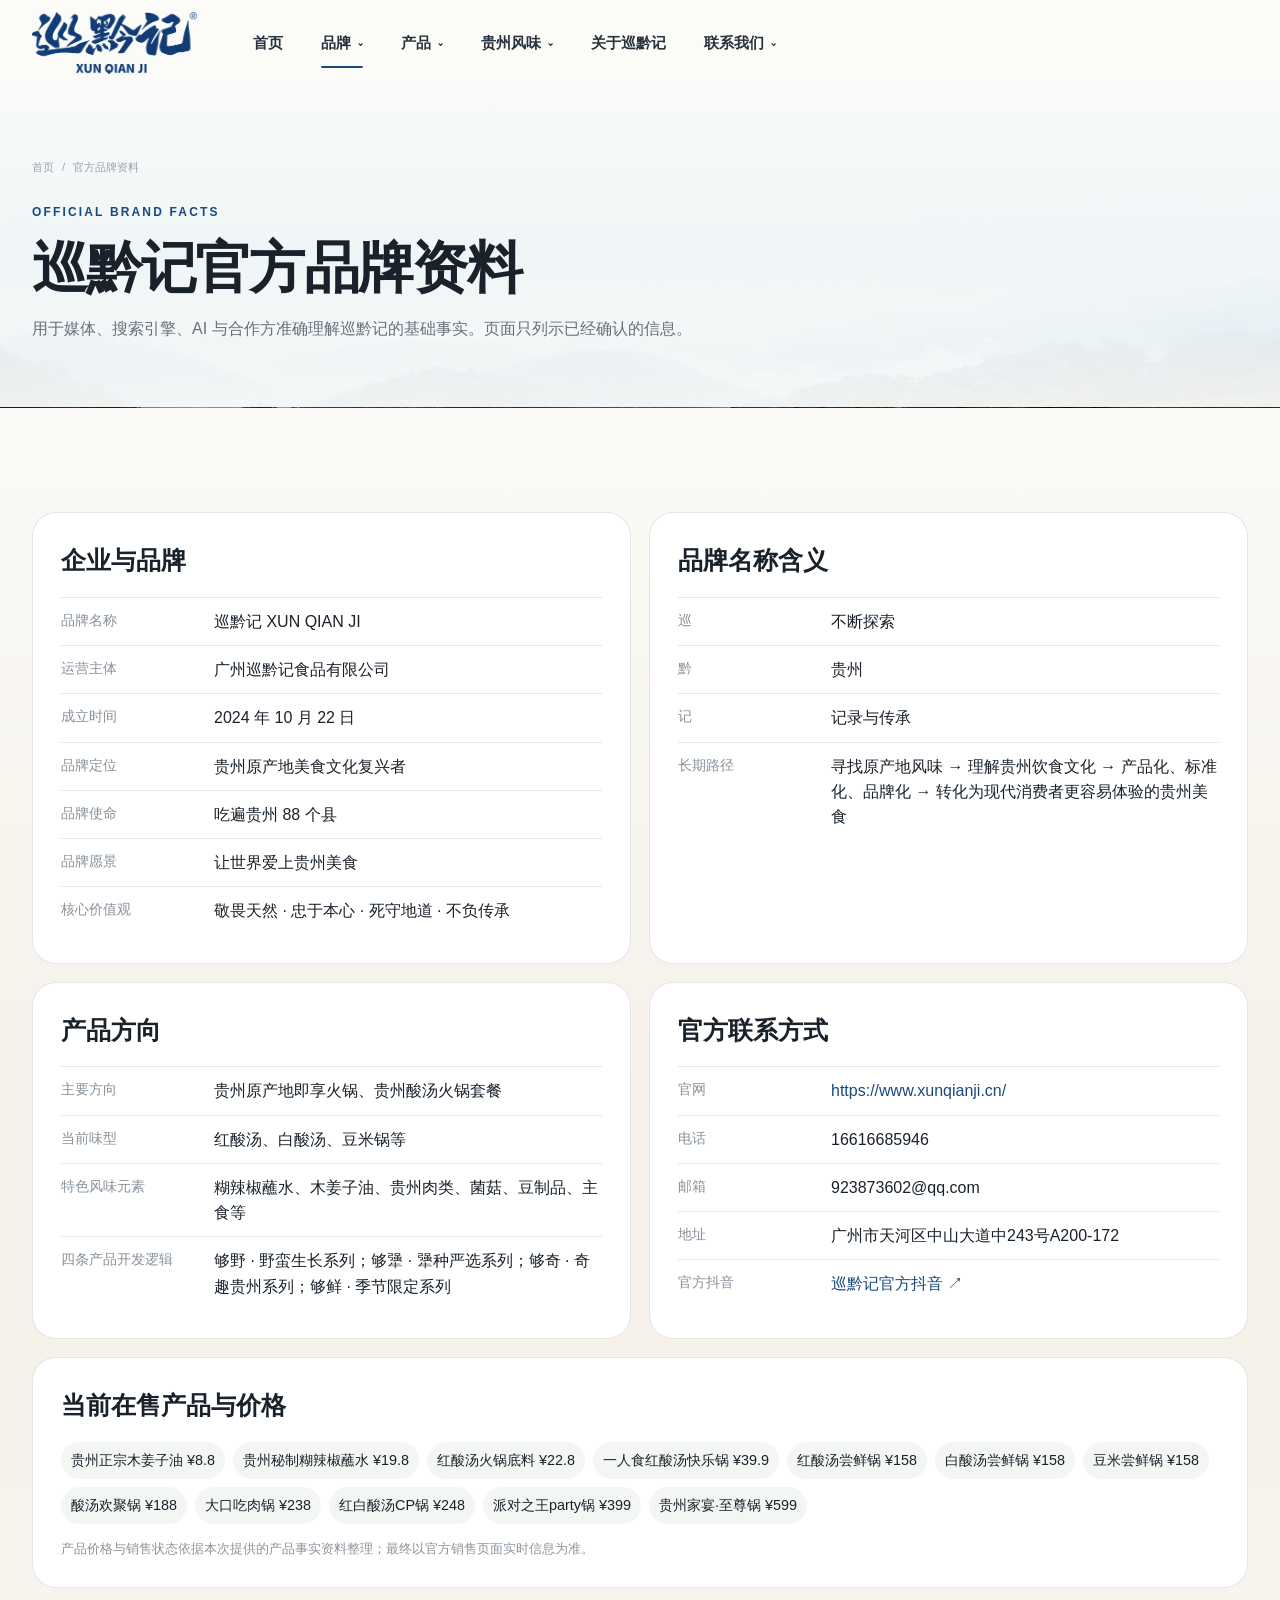
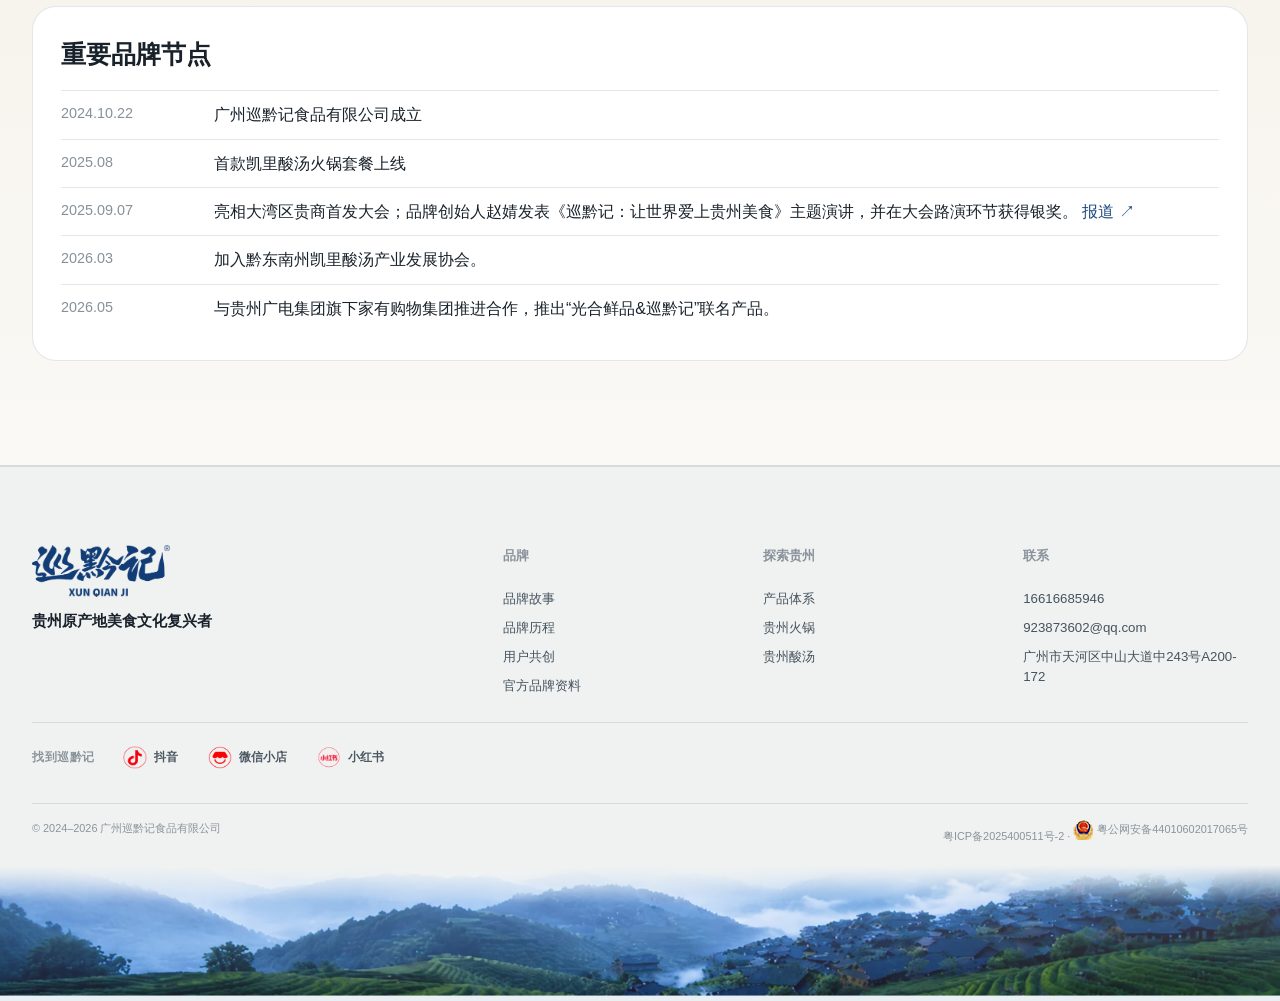
<file: brand-facts.html>
<!DOCTYPE html><html lang="zh-CN"><head><meta charset="utf-8"><meta name="viewport" content="width=device-width,initial-scale=1,viewport-fit=cover"><title>巡黔记官方品牌资料｜品牌事实与联系方式</title><meta name="description" content="巡黔记官方品牌资料页，集中列示企业主体、成立时间、品牌定位、使命愿景、核心价值观、产品方向、官方联系方式与在售产品事实。"><meta name="robots" content="index,follow,max-image-preview:large,max-snippet:-1"><link rel="canonical" href="https://www.xunqianji.cn/brand-facts.html"><meta property="og:type" content="website"><meta property="og:locale" content="zh_CN"><meta property="og:site_name" content="巡黔记官网"><meta property="og:title" content="巡黔记官方品牌资料｜品牌事实与联系方式"><meta property="og:description" content="巡黔记官方品牌资料页，集中列示企业主体、成立时间、品牌定位、使命愿景、核心价值观、产品方向、官方联系方式与在售产品事实。"><meta property="og:url" content="https://www.xunqianji.cn/brand-facts.html"><meta property="og:image" content="https://www.xunqianji.cn/assets-v2/hero-product.webp"><meta name="theme-color" content="#fbfbf8"><link rel="icon" href="/favicon.ico" sizes="any"><link rel="icon" href="/favicon.png" type="image/png"><link rel="apple-touch-icon" href="/apple-touch-icon.png"><script type="application/ld+json">[{"@context":"https://schema.org","@type":"Organization","@id":"https://www.xunqianji.cn/#organization","name":"巡黔记","alternateName":"XUN QIAN JI","legalName":"广州巡黔记食品有限公司","url":"https://www.xunqianji.cn/","logo":"https://www.xunqianji.cn/assets-v2/logo-blue.png","foundingDate":"2024-10-22","telephone":"16616685946","email":"923873602@qq.com","slogan":"让世界爱上贵州美食","description":"巡黔记以贵州原产地美食文化复兴为品牌方向，从贵州原产地即享火锅切入，寻找、记录并转化贵州地域风味。","address":{"@type":"PostalAddress","streetAddress":"中山大道中243号A200-172","addressLocality":"广州市天河区","addressRegion":"广东省","addressCountry":"CN"},"sameAs":["https://v.douyin.com/QIAM0asS398/","https://xhslink.cn/o/9guF8dtUxXD"]},{"@context":"https://schema.org","@type":"WebPage","name":"巡黔记官方品牌资料","url":"https://www.xunqianji.cn/brand-facts.html","about":{"@id":"https://www.xunqianji.cn/#organization"}}]</script><link rel="stylesheet" href="/_astro/BaseLayout.zDsq3UJW.css"></head><body><a class="skip-link" href="#main">跳到正文</a><style>astro-island,astro-slot,astro-static-slot{display:contents}</style><script>(()=>{var e=async t=>{await(await t())()};(self.Astro||(self.Astro={})).load=e;window.dispatchEvent(new Event("astro:load"));})();</script><script>(()=>{var g=Object.defineProperty;var w=(a,s,c)=>s in a?g(a,s,{enumerable:!0,configurable:!0,writable:!0,value:c}):a[s]=c;var l=(a,s,c)=>w(a,typeof s!="symbol"?s+"":s,c);var E=new Set(["__proto__","constructor","prototype"]);{let a={0:t=>y(t),1:t=>c(t),2:t=>new RegExp(t),3:t=>new Date(t),4:t=>new Map(c(t)),5:t=>new Set(c(t)),6:t=>BigInt(t),7:t=>new URL(t),8:t=>new Uint8Array(t),9:t=>new Uint16Array(t),10:t=>new Uint32Array(t),11:t=>Number.POSITIVE_INFINITY*t},s=t=>{let[p,e]=t;return p in a?a[p](e):void 0},c=t=>t.map(s),y=t=>typeof t!="object"||t===null?t:Object.fromEntries(Object.entries(t).map(([p,e])=>[p,s(e)]));class f extends HTMLElement{constructor(){super(...arguments);l(this,"Component");l(this,"hydrator");l(this,"hydrate",async()=>{var b;if(!this.hydrator||!this.isConnected)return;let e=(b=this.parentElement)==null?void 0:b.closest("astro-island[ssr]");if(e){e.addEventListener("astro:hydrate",this.hydrate,{once:!0});return}let r=this.querySelectorAll("astro-slot"),n={},d=this.querySelectorAll("template[data-astro-template]");for(let o of d){let i=o.closest(this.tagName);i!=null&&i.isSameNode(this)&&(n[o.getAttribute("data-astro-template")||"default"]=o.innerHTML,o.remove())}for(let o of r){let i=o.closest(this.tagName);i!=null&&i.isSameNode(this)&&(n[o.getAttribute("name")||"default"]=o.innerHTML)}let u;try{u=this.hasAttribute("props")?y(JSON.parse(this.getAttribute("props"))):{}}catch(o){let i=this.getAttribute("component-url")||"<unknown>",v=this.getAttribute("component-export");throw v&&(i+=` (export ${v})`),console.error(`[hydrate] Error parsing props for component ${i}`,this.getAttribute("props"),o),o}let h;await this.hydrator(this)(this.Component,u,n,{client:this.getAttribute("client")}),this.removeAttribute("ssr"),this.dispatchEvent(new CustomEvent("astro:hydrate"))});l(this,"unmount",()=>{this.isConnected||this.dispatchEvent(new CustomEvent("astro:unmount"))})}disconnectedCallback(){document.removeEventListener("astro:after-swap",this.unmount),document.addEventListener("astro:after-swap",this.unmount,{once:!0})}connectedCallback(){if(!this.hasAttribute("await-children")||document.readyState==="interactive"||document.readyState==="complete")this.childrenConnectedCallback();else{let e=()=>{document.removeEventListener("DOMContentLoaded",e),r.disconnect(),this.childrenConnectedCallback()},r=new MutationObserver(()=>{var n;((n=this.lastChild)==null?void 0:n.nodeType)===Node.COMMENT_NODE&&this.lastChild.nodeValue==="astro:end"&&(this.lastChild.remove(),e())});r.observe(this,{childList:!0}),document.addEventListener("DOMContentLoaded",e)}}async childrenConnectedCallback(){let e=this.getAttribute("before-hydration-url");e&&await import(e),this.start()}getRetryImportUrl(e){let r=new URL(e,document.baseURI);return r.searchParams.set("astro-retry",Date.now().toString()),r.toString()}async importWithRetry(e){try{return await import(e)}catch(r){return await new Promise(n=>setTimeout(n,1e3)),import(this.getRetryImportUrl(e))}}handleHydrationError(e){let r=this.getAttribute("component-url"),n=new CustomEvent("astro:hydration-error",{cancelable:!0,bubbles:!0,composed:!0,detail:{error:e,componentUrl:r}});this.dispatchEvent(n)&&console.error(`[astro-island] Error hydrating ${r}`,e)}async start(){let e=JSON.parse(this.getAttribute("opts")),r=this.getAttribute("client");if(Astro[r]===void 0){window.addEventListener(`astro:${r}`,()=>this.start(),{once:!0});return}try{await Astro[r](async()=>{let n=this.getAttribute("renderer-url");try{let[d,{default:u}]=await Promise.all([this.importWithRetry(this.getAttribute("component-url")),n?this.importWithRetry(n):Promise.resolve({default:()=>()=>{}})]),h=this.getAttribute("component-export")||"default";if(h.includes(".")){this.Component=d;for(let m of h.split(".")){if(E.has(m)||!this.Component||typeof this.Component!="object"&&typeof this.Component!="function"||!Object.hasOwn(this.Component,m))throw new Error(`Invalid component export path: ${h}`);this.Component=this.Component[m]}}else{if(E.has(h))throw new Error(`Invalid component export path: ${h}`);this.Component=d[h]}return this.hydrator=u,this.hydrate}catch(d){return this.handleHydrationError(d),()=>{}}},e,this)}catch(n){this.handleHydrationError(n)}}attributeChangedCallback(){this.hydrate()}}l(f,"observedAttributes",["props"]),customElements.get("astro-island")||customElements.define("astro-island",f)}})();</script><astro-island uid="2jV3ab" prefix="r3" component-url="/_astro/MegaNavbar.ly-b4awe.js" component-export="default" renderer-url="/_astro/client.CBv8q_xb.js" props="{&quot;active&quot;:[0,&quot;brand&quot;]}" ssr client="load" opts="{&quot;name&quot;:&quot;MegaNavbar&quot;,&quot;value&quot;:true}" await-children><header class="site-header deep-header" data-header="true"><div class="shell deep-nav-shell"><a aria-label="巡黔记官网首页" class="brand deep-brand" href="/"><img alt="巡黔记 XUN QIAN JI" src="/assets-v2/logo-blue.png" decoding="async"/></a><button type="button" class="deep-menu-toggle" aria-label="打开导航" aria-expanded="false"><span></span><span></span><span></span></button><nav class="deep-nav" aria-label="主导航"><a class="deep-nav-direct" href="/">首页</a><div class="deep-nav-item"><button type="button" class="is-active" aria-expanded="false">品牌<span>⌄</span></button></div><div class="deep-nav-item"><button type="button" class="" aria-expanded="false">产品<span>⌄</span></button></div><div class="deep-nav-item"><button type="button" class="" aria-expanded="false">贵州风味<span>⌄</span></button></div><a class="deep-nav-direct" href="/about-xunqianji.html">关于巡黔记</a><div class="deep-nav-item"><button type="button" class="" aria-expanded="false">联系我们<span>⌄</span></button></div></nav></div></header><!--astro:end--></astro-island><astro-island uid="Z1KiIfk" prefix="r2" component-url="/_astro/MotionRuntime.BMq1wJDT.js" component-export="default" renderer-url="/_astro/client.CBv8q_xb.js" props="{}" ssr client="load" opts="{&quot;name&quot;:&quot;MotionRuntime&quot;,&quot;value&quot;:true}"></astro-island><main id="main"><section class="page-hero-plain scenic-section scenic-mist"><div class="shell"><p class="breadcrumbs"><a href="/">首页</a><span>/</span>官方品牌资料</p><p class="eyebrow">OFFICIAL BRAND FACTS</p><h1>巡黔记官方品牌资料</h1><p>用于媒体、搜索引擎、AI 与合作方准确理解巡黔记的基础事实。页面只列示已经确认的信息。</p></div></section>
<section class="section-pad scenic-section scenic-warm"><div class="shell facts-v2"><div class="fact-block"><h2>企业与品牌</h2><dl><div><dt>品牌名称</dt><dd>巡黔记 XUN QIAN JI</dd></div><div><dt>运营主体</dt><dd>广州巡黔记食品有限公司</dd></div><div><dt>成立时间</dt><dd>2024 年 10 月 22 日</dd></div><div><dt>品牌定位</dt><dd>贵州原产地美食文化复兴者</dd></div><div><dt>品牌使命</dt><dd>吃遍贵州 88 个县</dd></div><div><dt>品牌愿景</dt><dd>让世界爱上贵州美食</dd></div><div><dt>核心价值观</dt><dd>敬畏天然 · 忠于本心 · 死守地道 · 不负传承</dd></div></dl></div>
<div class="fact-block"><h2>品牌名称含义</h2><dl><div><dt>巡</dt><dd>不断探索</dd></div><div><dt>黔</dt><dd>贵州</dd></div><div><dt>记</dt><dd>记录与传承</dd></div><div><dt>长期路径</dt><dd>寻找原产地风味 → 理解贵州饮食文化 → 产品化、标准化、品牌化 → 转化为现代消费者更容易体验的贵州美食</dd></div></dl></div>
<div class="fact-block"><h2>产品方向</h2><dl><div><dt>主要方向</dt><dd>贵州原产地即享火锅、贵州酸汤火锅套餐</dd></div><div><dt>当前味型</dt><dd>红酸汤、白酸汤、豆米锅等</dd></div><div><dt>特色风味元素</dt><dd>糊辣椒蘸水、木姜子油、贵州肉类、菌菇、豆制品、主食等</dd></div><div><dt>四条产品开发逻辑</dt><dd>够野 · 野蛮生长系列；够犟 · 犟种严选系列；够奇 · 奇趣贵州系列；够鲜 · 季节限定系列</dd></div></dl></div>
<div class="fact-block"><h2>官方联系方式</h2><dl><div><dt>官网</dt><dd><a href="https://www.xunqianji.cn/">https://www.xunqianji.cn/</a></dd></div><div><dt>电话</dt><dd>16616685946</dd></div><div><dt>邮箱</dt><dd>923873602@qq.com</dd></div><div><dt>地址</dt><dd>广州市天河区中山大道中243号A200-172</dd></div><div><dt>官方抖音</dt><dd><a href="https://v.douyin.com/QIAM0asS398/" rel="noopener noreferrer" target="_blank">巡黔记官方抖音 ↗</a></dd></div></dl></div>
<div class="fact-block"><h2>当前在售产品与价格</h2><div class="fact-products"><span>贵州正宗木姜子油 ¥8.8</span><span>贵州秘制糊辣椒蘸水 ¥19.8</span><span>红酸汤火锅底料 ¥22.8</span><span>一人食红酸汤快乐锅 ¥39.9</span><span>红酸汤尝鲜锅 ¥158</span><span>白酸汤尝鲜锅 ¥158</span><span>豆米尝鲜锅 ¥158</span><span>酸汤欢聚锅 ¥188</span><span>大口吃肉锅 ¥238</span><span>红白酸汤CP锅 ¥248</span><span>派对之王party锅 ¥399</span><span>贵州家宴·至尊锅 ¥599</span></div><p class="fineprint">产品价格与销售状态依据本次提供的产品事实资料整理；最终以官方销售页面实时信息为准。</p></div>
<div class="fact-block"><h2>重要品牌节点</h2><dl><div><dt>2024.10.22</dt><dd>广州巡黔记食品有限公司成立</dd></div><div><dt>2025.08</dt><dd>首款凯里酸汤火锅套餐上线</dd></div><div><dt>2025.09.07</dt><dd>亮相大湾区贵商首发大会；品牌创始人赵婧发表《巡黔记：让世界爱上贵州美食》主题演讲，并在大会路演环节获得银奖。 <a href="https://mp.weixin.qq.com/s/d9DXzAK2E2jrHEvReX1ypQ" rel="noopener noreferrer" target="_blank">报道 ↗</a></dd></div><div><dt>2026.03</dt><dd>加入黔东南州凯里酸汤产业发展协会。</dd></div><div><dt>2026.05</dt><dd>与贵州广电集团旗下家有购物集团推进合作，推出“光合鲜品&amp;巡黔记”联名产品。</dd></div></dl></div></div></section></main><footer class="site-footer" id="footer-contact"><div class="footer-surface"><div class="shell footer-main"><div class="footer-lead"><img alt="巡黔记" src="/assets-v2/logo-blue.png" loading="lazy" decoding="async"><p>贵州原产地美食文化复兴者</p></div><div class="footer-links"><div><strong>品牌</strong><a href="/about.html">品牌故事</a><a href="/about.html#brand-milestones">品牌历程</a><a href="/co-creation.html">用户共创</a><a href="/brand-facts.html">官方品牌资料</a></div><div><strong>探索贵州</strong><a href="/products.html">产品体系</a><a href="/guizhou-hotpot.html">贵州火锅</a><a href="/sour-soup-hotpot.html">贵州酸汤</a></div><div><strong>联系</strong><a href="tel:16616685946">16616685946</a><a href="mailto:923873602@qq.com">923873602@qq.com</a><span>广州市天河区中山大道中243号A200-172</span></div></div></div><div aria-label="巡黔记官方平台" class="shell footer-social" id="footer-social"><span class="footer-social-label">找到巡黔记</span><a class="social-jump" href="https://v.douyin.com/QIAM0asS398/" rel="noopener noreferrer" target="_blank"><img alt="抖音" src="/assets-v2/social-douyin-red.png" loading="lazy" decoding="async"><span>抖音</span></a><button class="social-jump" data-wechat-store="#微信小店://巡黔记/f43WofVPVsQpQ4e" type="button"><img alt="微信小店" src="/assets-v2/social-wechat-store-red.png" loading="lazy" decoding="async"><span>微信小店</span></button><a class="social-jump" href="https://xhslink.cn/o/9guF8dtUxXD" rel="noopener noreferrer" target="_blank"><img alt="小红书" src="/assets-v2/social-xiaohongshu-red.png" loading="lazy" decoding="async"><span>小红书</span></a></div><div class="shell footer-bottom"><span>© 2024–2026 广州巡黔记食品有限公司</span><span class="filing-slot"><a href="https://beian.miit.gov.cn/" rel="noopener noreferrer" target="_blank">粤ICP备2025400511号-2</a><span aria-hidden="true"> · </span><a class="police-filing" href="https://beian.mps.gov.cn/#/query/webSearch?code=44010602017065" rel="noopener noreferrer" target="_blank" style="display:inline-flex;align-items:center;gap:4px;"><img src="/assets-v2/beian-police.png" alt="公安联网备案" width="20" height="20" loading="lazy" decoding="async" style="width:20px;height:20px;display:block;"><span>粤公网安备44010602017065号</span></a></span></div></div><div aria-hidden="true" class="footer-landscape footer-landscape-bottom"><img alt="" src="/assets-v2/footer-landscape.webp" loading="lazy" decoding="async"></div><div aria-live="polite" class="copy-toast" data-copy-toast role="status">已复制微信小店口令，请在微信中粘贴打开</div></footer></body></html>
</file>
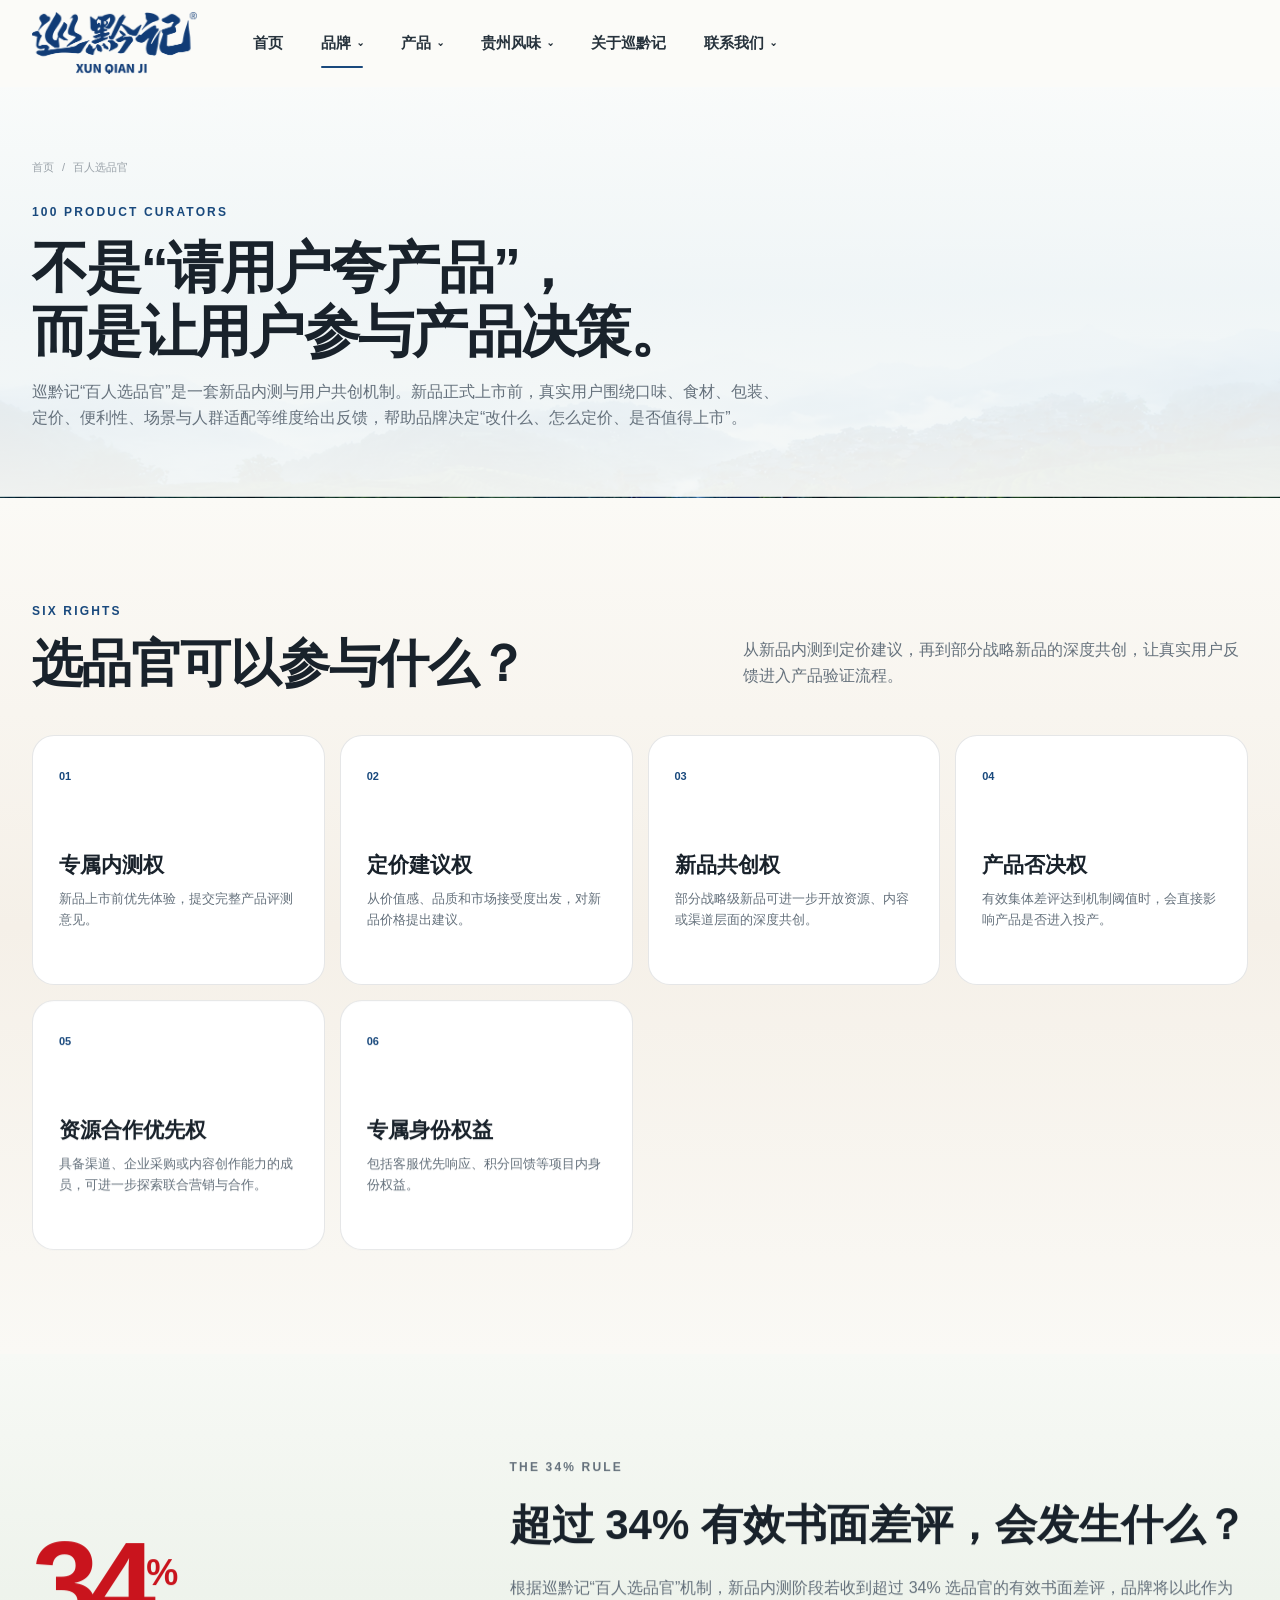
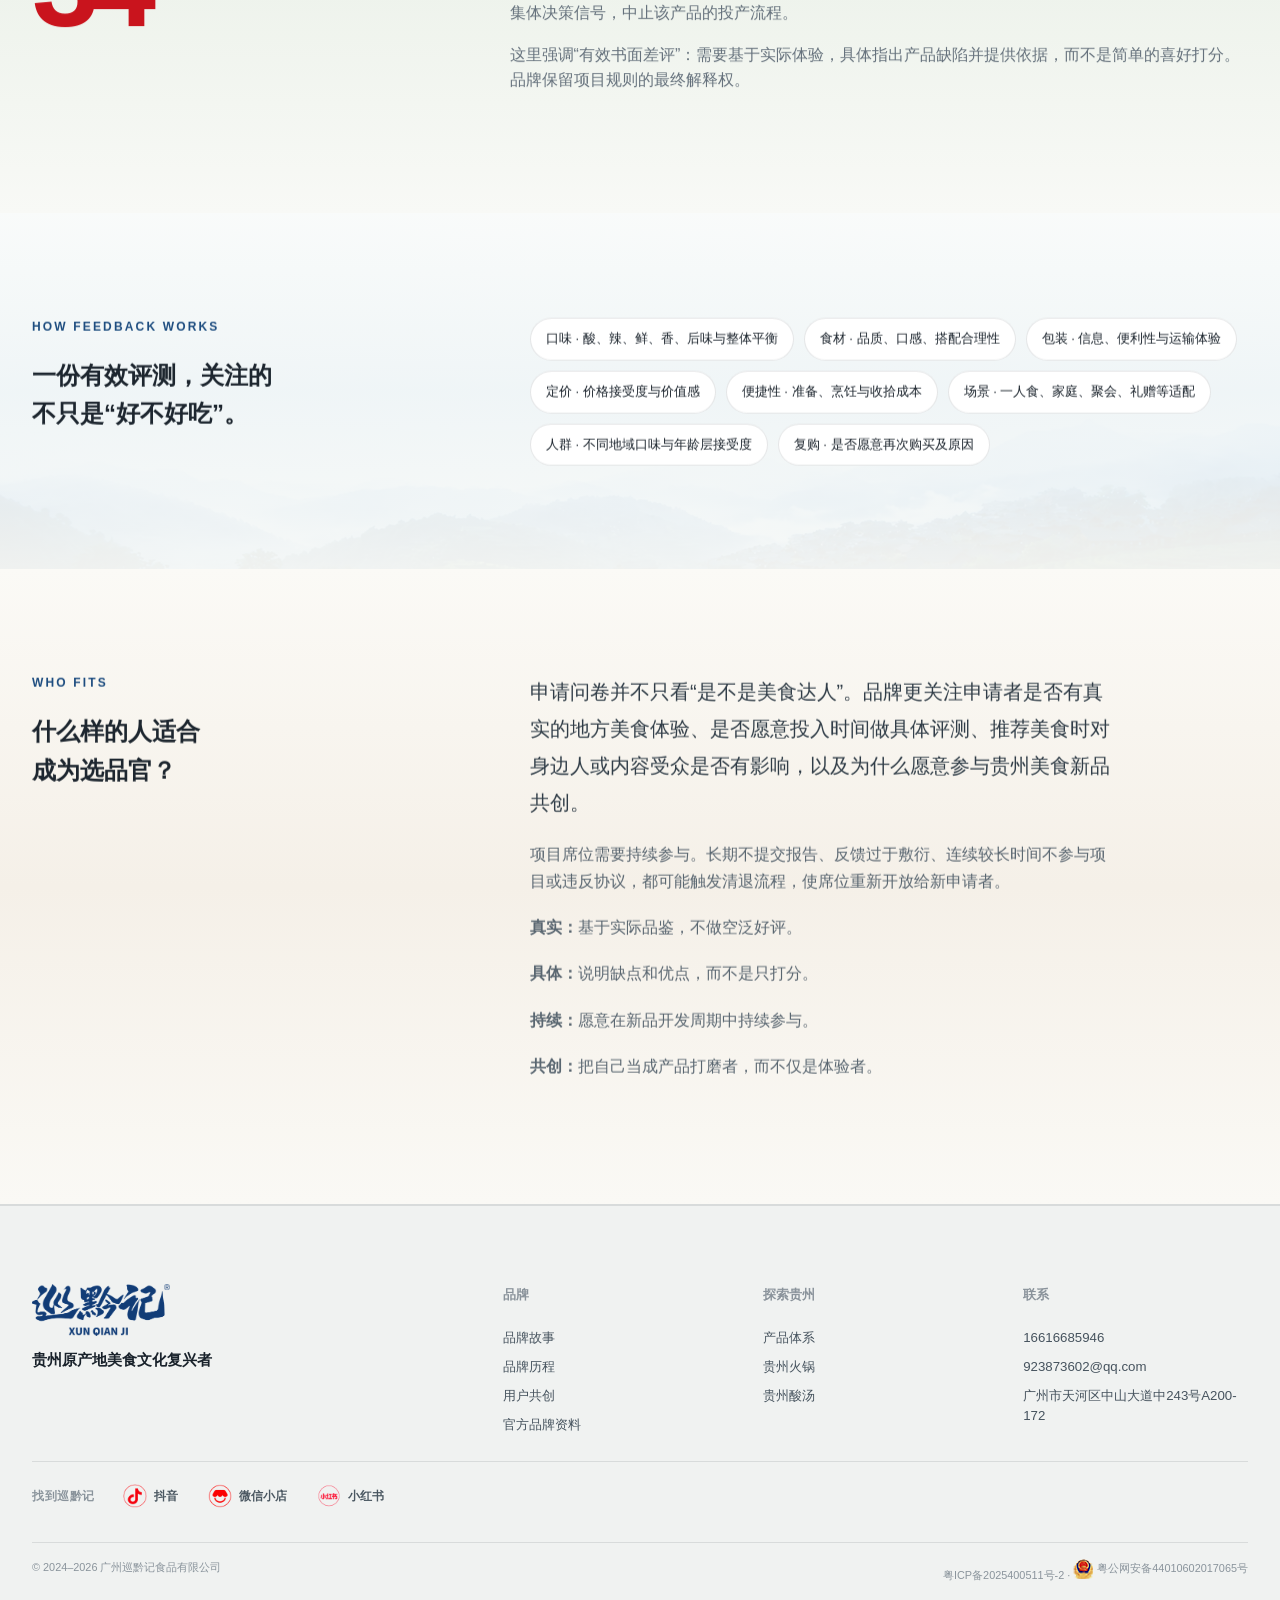
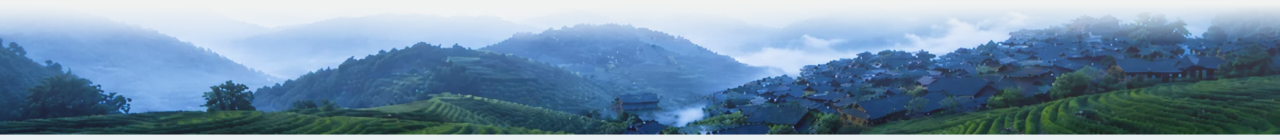
<file: co-creation.html>
<!DOCTYPE html><html lang="zh-CN"><head><meta charset="utf-8"><meta name="viewport" content="width=device-width,initial-scale=1,viewport-fit=cover"><title>巡黔记百人选品官｜新品内测、定价建议与用户共创机制</title><meta name="description" content="巡黔记百人选品官项目介绍：新品上市前内测、定价建议、新品共创、产品否决、资源合作等机制，以及超过34%有效书面差评触发中止投产的产品筛选规则。"><meta name="robots" content="index,follow,max-image-preview:large,max-snippet:-1"><link rel="canonical" href="https://www.xunqianji.cn/co-creation.html"><meta property="og:type" content="website"><meta property="og:locale" content="zh_CN"><meta property="og:site_name" content="巡黔记官网"><meta property="og:title" content="巡黔记百人选品官｜新品内测、定价建议与用户共创机制"><meta property="og:description" content="巡黔记百人选品官项目介绍：新品上市前内测、定价建议、新品共创、产品否决、资源合作等机制，以及超过34%有效书面差评触发中止投产的产品筛选规则。"><meta property="og:url" content="https://www.xunqianji.cn/co-creation.html"><meta property="og:image" content="https://www.xunqianji.cn/assets-v2/hero-product.webp"><meta name="theme-color" content="#fbfbf8"><link rel="icon" href="/favicon.ico" sizes="any"><link rel="icon" href="/favicon.png" type="image/png"><link rel="apple-touch-icon" href="/apple-touch-icon.png"><script type="application/ld+json">[{"@context":"https://schema.org","@type":"Organization","@id":"https://www.xunqianji.cn/#organization","name":"巡黔记","alternateName":"XUN QIAN JI","legalName":"广州巡黔记食品有限公司","url":"https://www.xunqianji.cn/","logo":"https://www.xunqianji.cn/assets-v2/logo-blue.png","foundingDate":"2024-10-22","telephone":"16616685946","description":"以贵州原产地美食文化复兴为品牌方向，以原产地即享火锅为起点，连接贵州地域风味与现代消费场景。"},{"@context":"https://schema.org","@type":"WebPage","name":"巡黔记百人选品官","url":"https://www.xunqianji.cn/co-creation.html","description":"巡黔记新品内测与用户共创机制。","about":{"@id":"https://www.xunqianji.cn/#organization"},"inLanguage":"zh-CN"}]</script><link rel="stylesheet" href="/_astro/BaseLayout.zDsq3UJW.css"></head><body><a class="skip-link" href="#main">跳到正文</a><style>astro-island,astro-slot,astro-static-slot{display:contents}</style><script>(()=>{var e=async t=>{await(await t())()};(self.Astro||(self.Astro={})).load=e;window.dispatchEvent(new Event("astro:load"));})();</script><script>(()=>{var g=Object.defineProperty;var w=(a,s,c)=>s in a?g(a,s,{enumerable:!0,configurable:!0,writable:!0,value:c}):a[s]=c;var l=(a,s,c)=>w(a,typeof s!="symbol"?s+"":s,c);var E=new Set(["__proto__","constructor","prototype"]);{let a={0:t=>y(t),1:t=>c(t),2:t=>new RegExp(t),3:t=>new Date(t),4:t=>new Map(c(t)),5:t=>new Set(c(t)),6:t=>BigInt(t),7:t=>new URL(t),8:t=>new Uint8Array(t),9:t=>new Uint16Array(t),10:t=>new Uint32Array(t),11:t=>Number.POSITIVE_INFINITY*t},s=t=>{let[p,e]=t;return p in a?a[p](e):void 0},c=t=>t.map(s),y=t=>typeof t!="object"||t===null?t:Object.fromEntries(Object.entries(t).map(([p,e])=>[p,s(e)]));class f extends HTMLElement{constructor(){super(...arguments);l(this,"Component");l(this,"hydrator");l(this,"hydrate",async()=>{var b;if(!this.hydrator||!this.isConnected)return;let e=(b=this.parentElement)==null?void 0:b.closest("astro-island[ssr]");if(e){e.addEventListener("astro:hydrate",this.hydrate,{once:!0});return}let r=this.querySelectorAll("astro-slot"),n={},d=this.querySelectorAll("template[data-astro-template]");for(let o of d){let i=o.closest(this.tagName);i!=null&&i.isSameNode(this)&&(n[o.getAttribute("data-astro-template")||"default"]=o.innerHTML,o.remove())}for(let o of r){let i=o.closest(this.tagName);i!=null&&i.isSameNode(this)&&(n[o.getAttribute("name")||"default"]=o.innerHTML)}let u;try{u=this.hasAttribute("props")?y(JSON.parse(this.getAttribute("props"))):{}}catch(o){let i=this.getAttribute("component-url")||"<unknown>",v=this.getAttribute("component-export");throw v&&(i+=` (export ${v})`),console.error(`[hydrate] Error parsing props for component ${i}`,this.getAttribute("props"),o),o}let h;await this.hydrator(this)(this.Component,u,n,{client:this.getAttribute("client")}),this.removeAttribute("ssr"),this.dispatchEvent(new CustomEvent("astro:hydrate"))});l(this,"unmount",()=>{this.isConnected||this.dispatchEvent(new CustomEvent("astro:unmount"))})}disconnectedCallback(){document.removeEventListener("astro:after-swap",this.unmount),document.addEventListener("astro:after-swap",this.unmount,{once:!0})}connectedCallback(){if(!this.hasAttribute("await-children")||document.readyState==="interactive"||document.readyState==="complete")this.childrenConnectedCallback();else{let e=()=>{document.removeEventListener("DOMContentLoaded",e),r.disconnect(),this.childrenConnectedCallback()},r=new MutationObserver(()=>{var n;((n=this.lastChild)==null?void 0:n.nodeType)===Node.COMMENT_NODE&&this.lastChild.nodeValue==="astro:end"&&(this.lastChild.remove(),e())});r.observe(this,{childList:!0}),document.addEventListener("DOMContentLoaded",e)}}async childrenConnectedCallback(){let e=this.getAttribute("before-hydration-url");e&&await import(e),this.start()}getRetryImportUrl(e){let r=new URL(e,document.baseURI);return r.searchParams.set("astro-retry",Date.now().toString()),r.toString()}async importWithRetry(e){try{return await import(e)}catch(r){return await new Promise(n=>setTimeout(n,1e3)),import(this.getRetryImportUrl(e))}}handleHydrationError(e){let r=this.getAttribute("component-url"),n=new CustomEvent("astro:hydration-error",{cancelable:!0,bubbles:!0,composed:!0,detail:{error:e,componentUrl:r}});this.dispatchEvent(n)&&console.error(`[astro-island] Error hydrating ${r}`,e)}async start(){let e=JSON.parse(this.getAttribute("opts")),r=this.getAttribute("client");if(Astro[r]===void 0){window.addEventListener(`astro:${r}`,()=>this.start(),{once:!0});return}try{await Astro[r](async()=>{let n=this.getAttribute("renderer-url");try{let[d,{default:u}]=await Promise.all([this.importWithRetry(this.getAttribute("component-url")),n?this.importWithRetry(n):Promise.resolve({default:()=>()=>{}})]),h=this.getAttribute("component-export")||"default";if(h.includes(".")){this.Component=d;for(let m of h.split(".")){if(E.has(m)||!this.Component||typeof this.Component!="object"&&typeof this.Component!="function"||!Object.hasOwn(this.Component,m))throw new Error(`Invalid component export path: ${h}`);this.Component=this.Component[m]}}else{if(E.has(h))throw new Error(`Invalid component export path: ${h}`);this.Component=d[h]}return this.hydrator=u,this.hydrate}catch(d){return this.handleHydrationError(d),()=>{}}},e,this)}catch(n){this.handleHydrationError(n)}}attributeChangedCallback(){this.hydrate()}}l(f,"observedAttributes",["props"]),customElements.get("astro-island")||customElements.define("astro-island",f)}})();</script><astro-island uid="2jV3ab" prefix="r3" component-url="/_astro/MegaNavbar.ly-b4awe.js" component-export="default" renderer-url="/_astro/client.CBv8q_xb.js" props="{&quot;active&quot;:[0,&quot;brand&quot;]}" ssr client="load" opts="{&quot;name&quot;:&quot;MegaNavbar&quot;,&quot;value&quot;:true}" await-children><header class="site-header deep-header" data-header="true"><div class="shell deep-nav-shell"><a aria-label="巡黔记官网首页" class="brand deep-brand" href="/"><img alt="巡黔记 XUN QIAN JI" src="/assets-v2/logo-blue.png" decoding="async"/></a><button type="button" class="deep-menu-toggle" aria-label="打开导航" aria-expanded="false"><span></span><span></span><span></span></button><nav class="deep-nav" aria-label="主导航"><a class="deep-nav-direct" href="/">首页</a><div class="deep-nav-item"><button type="button" class="is-active" aria-expanded="false">品牌<span>⌄</span></button></div><div class="deep-nav-item"><button type="button" class="" aria-expanded="false">产品<span>⌄</span></button></div><div class="deep-nav-item"><button type="button" class="" aria-expanded="false">贵州风味<span>⌄</span></button></div><a class="deep-nav-direct" href="/about-xunqianji.html">关于巡黔记</a><div class="deep-nav-item"><button type="button" class="" aria-expanded="false">联系我们<span>⌄</span></button></div></nav></div></header><!--astro:end--></astro-island><astro-island uid="Z1KiIfk" prefix="r2" component-url="/_astro/MotionRuntime.BMq1wJDT.js" component-export="default" renderer-url="/_astro/client.CBv8q_xb.js" props="{}" ssr client="load" opts="{&quot;name&quot;:&quot;MotionRuntime&quot;,&quot;value&quot;:true}"></astro-island><main id="main"><section class="page-hero-plain scenic-section scenic-mist"><div class="shell reveal"><p class="breadcrumbs"><a href="/">首页</a><span>/</span>百人选品官</p><p class="eyebrow">100 PRODUCT CURATORS</p><h1>不是“请用户夸产品”，<br>而是让用户参与产品决策。</h1><p>巡黔记“百人选品官”是一套新品内测与用户共创机制。新品正式上市前，真实用户围绕口味、食材、包装、定价、便利性、场景与人群适配等维度给出反馈，帮助品牌决定“改什么、怎么定价、是否值得上市”。</p></div></section><section class="section-pad scenic-section scenic-warm"><div class="shell"><div class="section-heading reveal"><div><p class="eyebrow">SIX RIGHTS</p><h2>选品官可以参与什么？</h2></div><p>从新品内测到定价建议，再到部分战略新品的深度共创，让真实用户反馈进入产品验证流程。</p></div><div class="process-grid"><article class="reveal"><b>01</b><h3>专属内测权</h3><p>新品上市前优先体验，提交完整产品评测意见。</p></article><article class="reveal"><b>02</b><h3>定价建议权</h3><p>从价值感、品质和市场接受度出发，对新品价格提出建议。</p></article><article class="reveal"><b>03</b><h3>新品共创权</h3><p>部分战略级新品可进一步开放资源、内容或渠道层面的深度共创。</p></article><article class="reveal"><b>04</b><h3>产品否决权</h3><p>有效集体差评达到机制阈值时，会直接影响产品是否进入投产。</p></article><article class="reveal"><b>05</b><h3>资源合作优先权</h3><p>具备渠道、企业采购或内容创作能力的成员，可进一步探索联合营销与合作。</p></article><article class="reveal"><b>06</b><h3>专属身份权益</h3><p>包括客服优先响应、积分回馈等项目内身份权益。</p></article></div></div></section><section class="section-pad scenic-section scenic-green"><div class="shell co-rule reveal"><strong>34<sup>%</sup></strong><div><p class="eyebrow">THE 34% RULE</p><h2>超过 34% 有效书面差评，会发生什么？</h2><p>根据巡黔记“百人选品官”机制，新品内测阶段若收到超过 34% 选品官的有效书面差评，品牌将以此作为集体决策信号，中止该产品的投产流程。</p><p>这里强调“有效书面差评”：需要基于实际体验，具体指出产品缺陷并提供依据，而不是简单的喜好打分。品牌保留项目规则的最终解释权。</p></div></div></section><section class="section-pad scenic-section scenic-mist"><div class="shell story-layout"><div class="reveal"><p class="eyebrow">HOW FEEDBACK WORKS</p><h2 class="balanced-title">一份有效评测，关注的不只是“好不好吃”。</h2></div><div class="tag-panel reveal" data-delay="100"><span>口味 · 酸、辣、鲜、香、后味与整体平衡</span><span>食材 · 品质、口感、搭配合理性</span><span>包装 · 信息、便利性与运输体验</span><span>定价 · 价格接受度与价值感</span><span>便捷性 · 准备、烹饪与收拾成本</span><span>场景 · 一人食、家庭、聚会、礼赠等适配</span><span>人群 · 不同地域口味与年龄层接受度</span><span>复购 · 是否愿意再次购买及原因</span></div></div></section><section class="section-pad scenic-section scenic-warm"><div class="shell story-layout"><div class="reveal"><p class="eyebrow">WHO FITS</p><h2 class="balanced-title">什么样的人适合成为选品官？</h2></div><div class="prose reveal" data-delay="100"><p class="large">申请问卷并不只看“是不是美食达人”。品牌更关注申请者是否有真实的地方美食体验、是否愿意投入时间做具体评测、推荐美食时对身边人或内容受众是否有影响，以及为什么愿意参与贵州美食新品共创。</p><p>项目席位需要持续参与。长期不提交报告、反馈过于敷衍、连续较长时间不参与项目或违反协议，都可能触发清退流程，使席位重新开放给新申请者。</p><p><strong>真实：</strong>基于实际品鉴，不做空泛好评。</p><p><strong>具体：</strong>说明缺点和优点，而不是只打分。</p><p><strong>持续：</strong>愿意在新品开发周期中持续参与。</p><p><strong>共创：</strong>把自己当成产品打磨者，而不仅是体验者。</p></div></div></section></main><footer class="site-footer" id="footer-contact"><div class="footer-surface"><div class="shell footer-main"><div class="footer-lead"><img alt="巡黔记" src="/assets-v2/logo-blue.png" loading="lazy" decoding="async"><p>贵州原产地美食文化复兴者</p></div><div class="footer-links"><div><strong>品牌</strong><a href="/about.html">品牌故事</a><a href="/about.html#brand-milestones">品牌历程</a><a href="/co-creation.html">用户共创</a><a href="/brand-facts.html">官方品牌资料</a></div><div><strong>探索贵州</strong><a href="/products.html">产品体系</a><a href="/guizhou-hotpot.html">贵州火锅</a><a href="/sour-soup-hotpot.html">贵州酸汤</a></div><div><strong>联系</strong><a href="tel:16616685946">16616685946</a><a href="mailto:923873602@qq.com">923873602@qq.com</a><span>广州市天河区中山大道中243号A200-172</span></div></div></div><div aria-label="巡黔记官方平台" class="shell footer-social" id="footer-social"><span class="footer-social-label">找到巡黔记</span><a class="social-jump" href="https://v.douyin.com/QIAM0asS398/" rel="noopener noreferrer" target="_blank"><img alt="抖音" src="/assets-v2/social-douyin-red.png" loading="lazy" decoding="async"><span>抖音</span></a><button class="social-jump" data-wechat-store="#微信小店://巡黔记/f43WofVPVsQpQ4e" type="button"><img alt="微信小店" src="/assets-v2/social-wechat-store-red.png" loading="lazy" decoding="async"><span>微信小店</span></button><a class="social-jump" href="https://xhslink.cn/o/9guF8dtUxXD" rel="noopener noreferrer" target="_blank"><img alt="小红书" src="/assets-v2/social-xiaohongshu-red.png" loading="lazy" decoding="async"><span>小红书</span></a></div><div class="shell footer-bottom"><span>© 2024–2026 广州巡黔记食品有限公司</span><span class="filing-slot"><a href="https://beian.miit.gov.cn/" rel="noopener noreferrer" target="_blank">粤ICP备2025400511号-2</a><span aria-hidden="true"> · </span><a class="police-filing" href="https://beian.mps.gov.cn/#/query/webSearch?code=44010602017065" rel="noopener noreferrer" target="_blank" style="display:inline-flex;align-items:center;gap:4px;"><img src="/assets-v2/beian-police.png" alt="公安联网备案" width="20" height="20" loading="lazy" decoding="async" style="width:20px;height:20px;display:block;"><span>粤公网安备44010602017065号</span></a></span></div></div><div aria-hidden="true" class="footer-landscape footer-landscape-bottom"><img alt="" src="/assets-v2/footer-landscape.webp" loading="lazy" decoding="async"></div><div aria-live="polite" class="copy-toast" data-copy-toast role="status">已复制微信小店口令，请在微信中粘贴打开</div></footer></body></html>
</file>
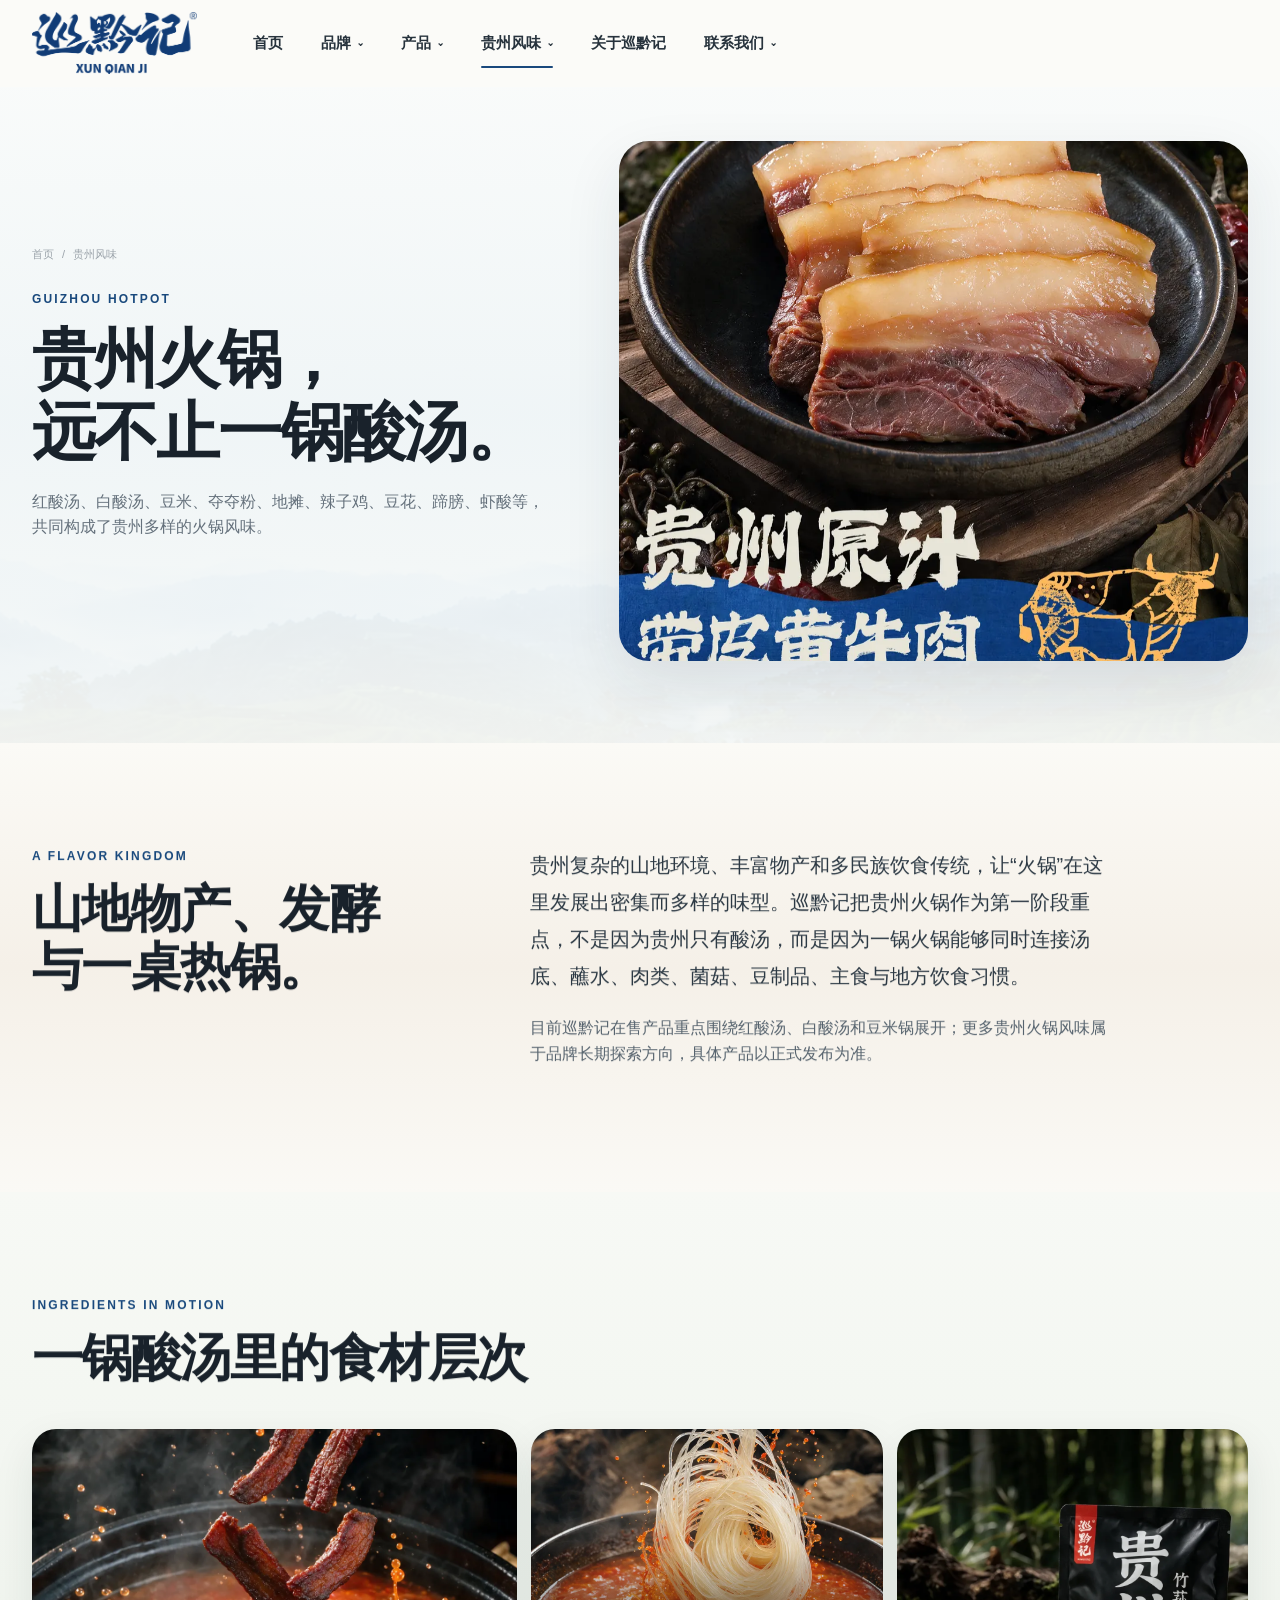
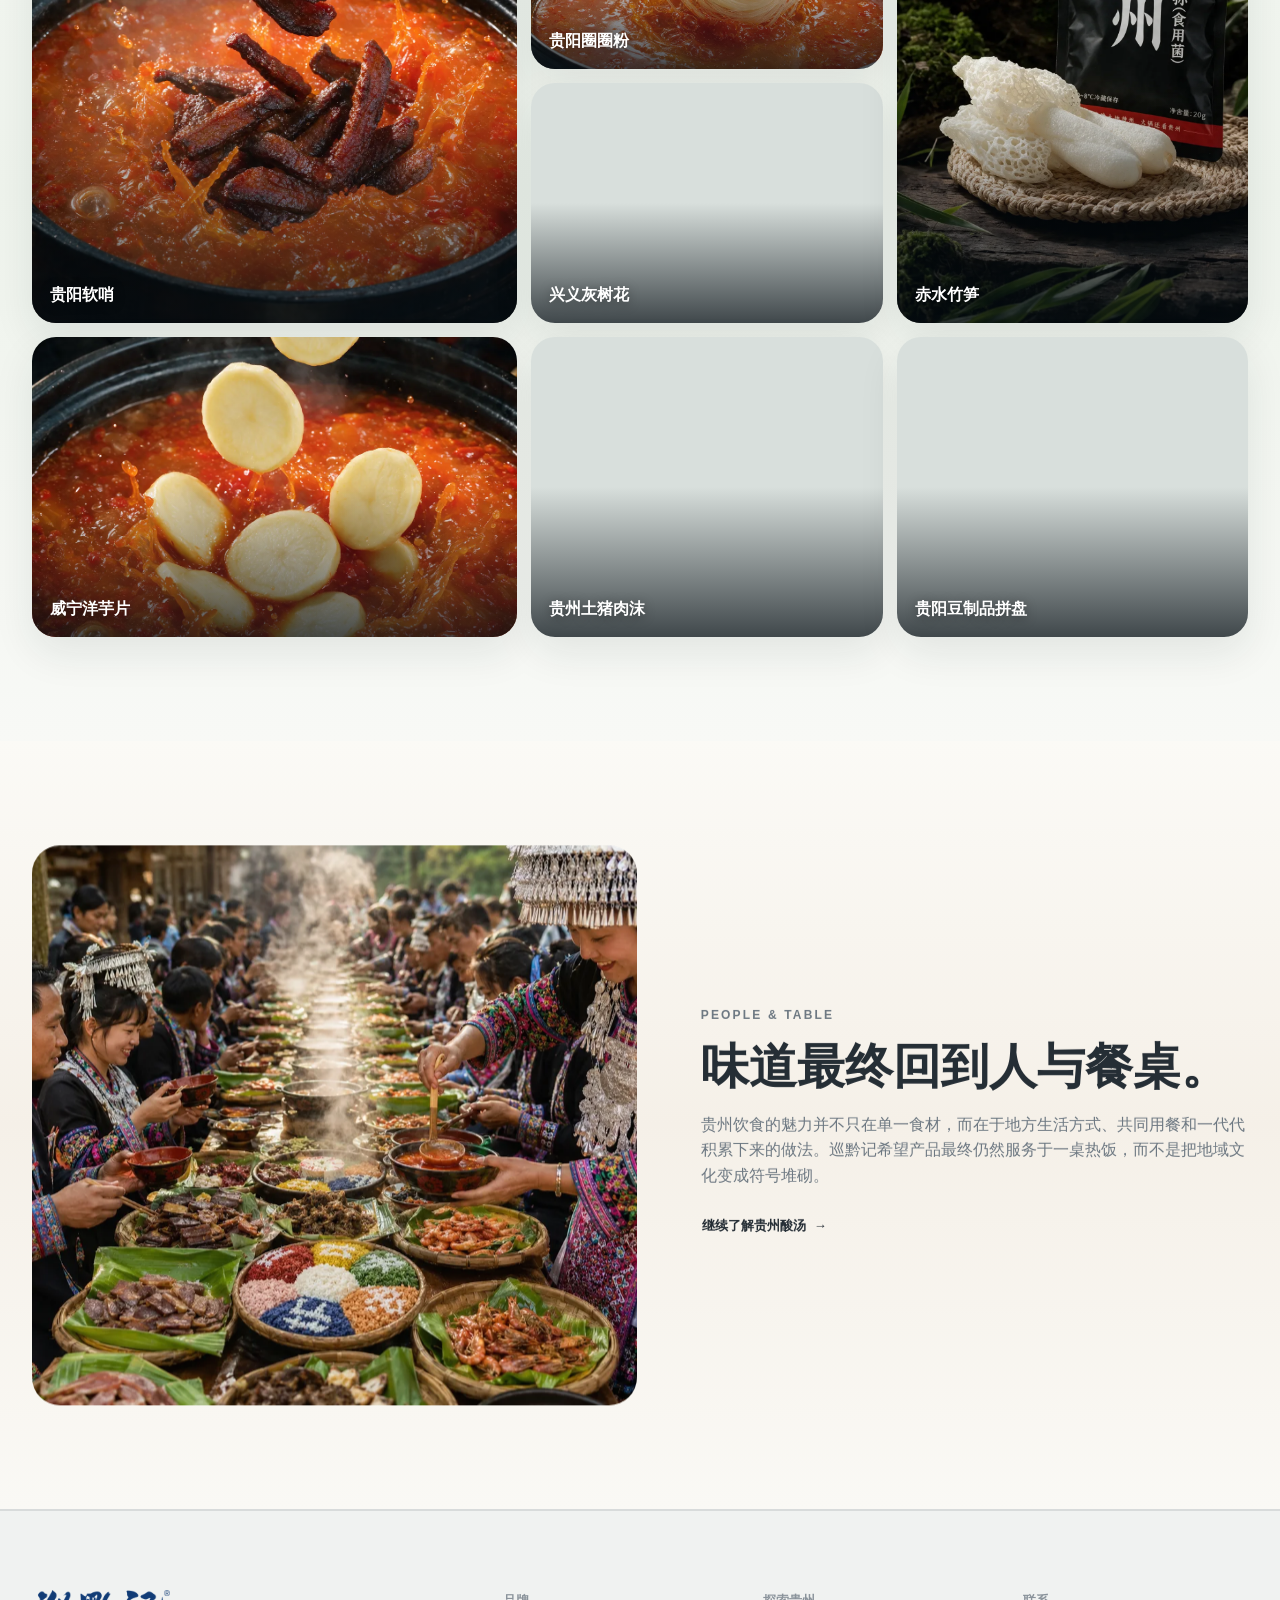
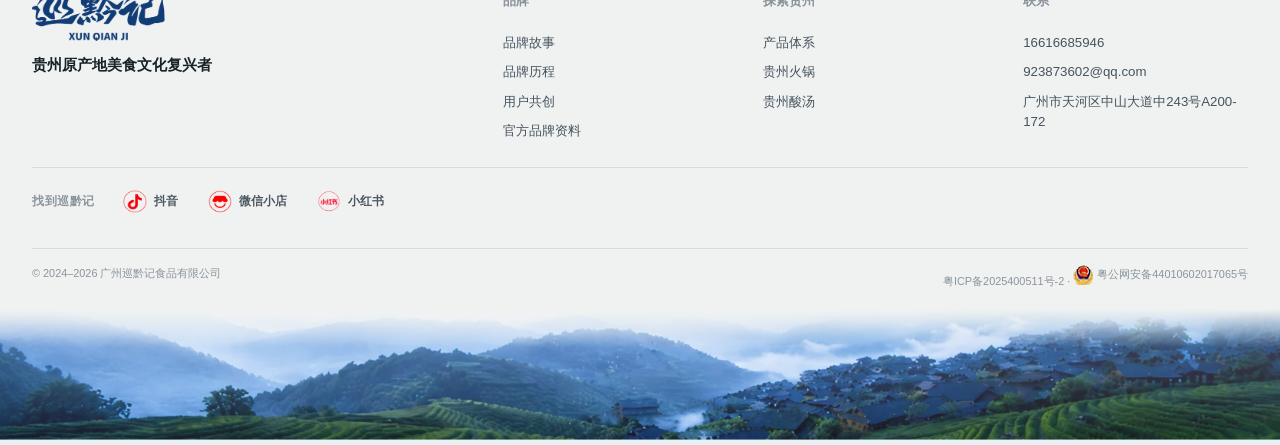
<file: guizhou-hotpot.html>
<!DOCTYPE html><html lang="zh-CN"><head><meta charset="utf-8"><meta name="viewport" content="width=device-width,initial-scale=1,viewport-fit=cover"><title>贵州火锅有哪些｜贵州火锅风味图谱 - 巡黔记官网</title><meta name="description" content="认识贵州火锅的丰富风味：红酸汤、白酸汤、豆米、夺夺粉、辣子鸡、地摊、豆花、蹄膀、虾酸等。巡黔记从贵州火锅切入记录贵州地域饮食。"><meta name="robots" content="index,follow,max-image-preview:large,max-snippet:-1"><link rel="canonical" href="https://www.xunqianji.cn/guizhou-hotpot.html"><meta property="og:type" content="website"><meta property="og:locale" content="zh_CN"><meta property="og:site_name" content="巡黔记官网"><meta property="og:title" content="贵州火锅有哪些｜贵州火锅风味图谱 - 巡黔记官网"><meta property="og:description" content="认识贵州火锅的丰富风味：红酸汤、白酸汤、豆米、夺夺粉、辣子鸡、地摊、豆花、蹄膀、虾酸等。巡黔记从贵州火锅切入记录贵州地域饮食。"><meta property="og:url" content="https://www.xunqianji.cn/guizhou-hotpot.html"><meta property="og:image" content="https://www.xunqianji.cn/assets-v2/flavor-beef.webp"><meta name="theme-color" content="#fbfbf8"><link rel="icon" href="/favicon.ico" sizes="any"><link rel="icon" href="/favicon.png" type="image/png"><link rel="apple-touch-icon" href="/apple-touch-icon.png"><script type="application/ld+json">[{"@context":"https://schema.org","@type":"Organization","@id":"https://www.xunqianji.cn/#organization","name":"巡黔记","alternateName":"XUN QIAN JI","legalName":"广州巡黔记食品有限公司","url":"https://www.xunqianji.cn/","logo":"https://www.xunqianji.cn/assets-v2/logo-blue.png","foundingDate":"2024-10-22","telephone":"16616685946","email":"923873602@qq.com","slogan":"让世界爱上贵州美食","description":"巡黔记以贵州原产地美食文化复兴为品牌方向，从贵州原产地即享火锅切入，寻找、记录并转化贵州地域风味。","address":{"@type":"PostalAddress","streetAddress":"中山大道中243号A200-172","addressLocality":"广州市天河区","addressRegion":"广东省","addressCountry":"CN"},"sameAs":["https://v.douyin.com/QIAM0asS398/","https://xhslink.cn/o/9guF8dtUxXD"]},{"@context":"https://schema.org","@type":"Article","headline":"贵州火锅风味图谱","mainEntityOfPage":"https://www.xunqianji.cn/guizhou-hotpot.html","publisher":{"@id":"https://www.xunqianji.cn/#organization"}}]</script><link rel="stylesheet" href="/_astro/BaseLayout.zDsq3UJW.css"></head><body><a class="skip-link" href="#main">跳到正文</a><style>astro-island,astro-slot,astro-static-slot{display:contents}</style><script>(()=>{var e=async t=>{await(await t())()};(self.Astro||(self.Astro={})).load=e;window.dispatchEvent(new Event("astro:load"));})();</script><script>(()=>{var g=Object.defineProperty;var w=(a,s,c)=>s in a?g(a,s,{enumerable:!0,configurable:!0,writable:!0,value:c}):a[s]=c;var l=(a,s,c)=>w(a,typeof s!="symbol"?s+"":s,c);var E=new Set(["__proto__","constructor","prototype"]);{let a={0:t=>y(t),1:t=>c(t),2:t=>new RegExp(t),3:t=>new Date(t),4:t=>new Map(c(t)),5:t=>new Set(c(t)),6:t=>BigInt(t),7:t=>new URL(t),8:t=>new Uint8Array(t),9:t=>new Uint16Array(t),10:t=>new Uint32Array(t),11:t=>Number.POSITIVE_INFINITY*t},s=t=>{let[p,e]=t;return p in a?a[p](e):void 0},c=t=>t.map(s),y=t=>typeof t!="object"||t===null?t:Object.fromEntries(Object.entries(t).map(([p,e])=>[p,s(e)]));class f extends HTMLElement{constructor(){super(...arguments);l(this,"Component");l(this,"hydrator");l(this,"hydrate",async()=>{var b;if(!this.hydrator||!this.isConnected)return;let e=(b=this.parentElement)==null?void 0:b.closest("astro-island[ssr]");if(e){e.addEventListener("astro:hydrate",this.hydrate,{once:!0});return}let r=this.querySelectorAll("astro-slot"),n={},d=this.querySelectorAll("template[data-astro-template]");for(let o of d){let i=o.closest(this.tagName);i!=null&&i.isSameNode(this)&&(n[o.getAttribute("data-astro-template")||"default"]=o.innerHTML,o.remove())}for(let o of r){let i=o.closest(this.tagName);i!=null&&i.isSameNode(this)&&(n[o.getAttribute("name")||"default"]=o.innerHTML)}let u;try{u=this.hasAttribute("props")?y(JSON.parse(this.getAttribute("props"))):{}}catch(o){let i=this.getAttribute("component-url")||"<unknown>",v=this.getAttribute("component-export");throw v&&(i+=` (export ${v})`),console.error(`[hydrate] Error parsing props for component ${i}`,this.getAttribute("props"),o),o}let h;await this.hydrator(this)(this.Component,u,n,{client:this.getAttribute("client")}),this.removeAttribute("ssr"),this.dispatchEvent(new CustomEvent("astro:hydrate"))});l(this,"unmount",()=>{this.isConnected||this.dispatchEvent(new CustomEvent("astro:unmount"))})}disconnectedCallback(){document.removeEventListener("astro:after-swap",this.unmount),document.addEventListener("astro:after-swap",this.unmount,{once:!0})}connectedCallback(){if(!this.hasAttribute("await-children")||document.readyState==="interactive"||document.readyState==="complete")this.childrenConnectedCallback();else{let e=()=>{document.removeEventListener("DOMContentLoaded",e),r.disconnect(),this.childrenConnectedCallback()},r=new MutationObserver(()=>{var n;((n=this.lastChild)==null?void 0:n.nodeType)===Node.COMMENT_NODE&&this.lastChild.nodeValue==="astro:end"&&(this.lastChild.remove(),e())});r.observe(this,{childList:!0}),document.addEventListener("DOMContentLoaded",e)}}async childrenConnectedCallback(){let e=this.getAttribute("before-hydration-url");e&&await import(e),this.start()}getRetryImportUrl(e){let r=new URL(e,document.baseURI);return r.searchParams.set("astro-retry",Date.now().toString()),r.toString()}async importWithRetry(e){try{return await import(e)}catch(r){return await new Promise(n=>setTimeout(n,1e3)),import(this.getRetryImportUrl(e))}}handleHydrationError(e){let r=this.getAttribute("component-url"),n=new CustomEvent("astro:hydration-error",{cancelable:!0,bubbles:!0,composed:!0,detail:{error:e,componentUrl:r}});this.dispatchEvent(n)&&console.error(`[astro-island] Error hydrating ${r}`,e)}async start(){let e=JSON.parse(this.getAttribute("opts")),r=this.getAttribute("client");if(Astro[r]===void 0){window.addEventListener(`astro:${r}`,()=>this.start(),{once:!0});return}try{await Astro[r](async()=>{let n=this.getAttribute("renderer-url");try{let[d,{default:u}]=await Promise.all([this.importWithRetry(this.getAttribute("component-url")),n?this.importWithRetry(n):Promise.resolve({default:()=>()=>{}})]),h=this.getAttribute("component-export")||"default";if(h.includes(".")){this.Component=d;for(let m of h.split(".")){if(E.has(m)||!this.Component||typeof this.Component!="object"&&typeof this.Component!="function"||!Object.hasOwn(this.Component,m))throw new Error(`Invalid component export path: ${h}`);this.Component=this.Component[m]}}else{if(E.has(h))throw new Error(`Invalid component export path: ${h}`);this.Component=d[h]}return this.hydrator=u,this.hydrate}catch(d){return this.handleHydrationError(d),()=>{}}},e,this)}catch(n){this.handleHydrationError(n)}}attributeChangedCallback(){this.hydrate()}}l(f,"observedAttributes",["props"]),customElements.get("astro-island")||customElements.define("astro-island",f)}})();</script><astro-island uid="Q8ECF" prefix="r5" component-url="/_astro/MegaNavbar.ly-b4awe.js" component-export="default" renderer-url="/_astro/client.CBv8q_xb.js" props="{&quot;active&quot;:[0,&quot;flavor&quot;]}" ssr client="load" opts="{&quot;name&quot;:&quot;MegaNavbar&quot;,&quot;value&quot;:true}" await-children><header class="site-header deep-header" data-header="true"><div class="shell deep-nav-shell"><a aria-label="巡黔记官网首页" class="brand deep-brand" href="/"><img alt="巡黔记 XUN QIAN JI" src="/assets-v2/logo-blue.png" decoding="async"/></a><button type="button" class="deep-menu-toggle" aria-label="打开导航" aria-expanded="false"><span></span><span></span><span></span></button><nav class="deep-nav" aria-label="主导航"><a class="deep-nav-direct" href="/">首页</a><div class="deep-nav-item"><button type="button" class="" aria-expanded="false">品牌<span>⌄</span></button></div><div class="deep-nav-item"><button type="button" class="" aria-expanded="false">产品<span>⌄</span></button></div><div class="deep-nav-item"><button type="button" class="is-active" aria-expanded="false">贵州风味<span>⌄</span></button></div><a class="deep-nav-direct" href="/about-xunqianji.html">关于巡黔记</a><div class="deep-nav-item"><button type="button" class="" aria-expanded="false">联系我们<span>⌄</span></button></div></nav></div></header><!--astro:end--></astro-island><astro-island uid="Z1KiIfk" prefix="r4" component-url="/_astro/MotionRuntime.BMq1wJDT.js" component-export="default" renderer-url="/_astro/client.CBv8q_xb.js" props="{}" ssr client="load" opts="{&quot;name&quot;:&quot;MotionRuntime&quot;,&quot;value&quot;:true}"></astro-island><main id="main"><section class="page-hero-light hotpot-hero scenic-section scenic-mist"><div class="shell page-hero-grid"><div class="reveal"><p class="breadcrumbs"><a href="/">首页</a><span>/</span>贵州风味</p><p class="eyebrow">GUIZHOU HOTPOT</p><h1><span class="hero-line">贵州火锅，</span><span class="hero-line">远不止一锅酸汤。</span></h1><p>红酸汤、白酸汤、豆米、夺夺粉、地摊、辣子鸡、豆花、蹄膀、虾酸等，共同构成了贵州多样的火锅风味。</p></div><figure class="reveal hotpot-alive" data-delay="100"><img alt="贵州红酸汤火锅与黄牛肉" src="/assets-v2/flavor-beef.webp" fetchpriority="high" decoding="async"><span aria-hidden="true" class="steam steam-a"></span><span aria-hidden="true" class="steam steam-b"></span><span aria-hidden="true" class="steam steam-c"></span></figure></div></section><section class="section-pad scenic-section scenic-warm"><div class="shell story-layout"><div class="section-title reveal"><p class="eyebrow">A FLAVOR KINGDOM</p><h2>山地物产、发酵与一桌热锅。</h2></div><div class="prose reveal"><p class="large">贵州复杂的山地环境、丰富物产和多民族饮食传统，让“火锅”在这里发展出密集而多样的味型。巡黔记把贵州火锅作为第一阶段重点，不是因为贵州只有酸汤，而是因为一锅火锅能够同时连接汤底、蘸水、肉类、菌菇、豆制品、主食与地方饮食习惯。</p><p>目前巡黔记在售产品重点围绕红酸汤、白酸汤和豆米锅展开；更多贵州火锅风味属于品牌长期探索方向，具体产品以正式发布为准。</p></div></div></section><script>(()=>{var a=(s,i,o)=>{let r=async()=>{await(await s())()},t=typeof i.value=="object"?i.value:void 0,c={rootMargin:t==null?void 0:t.rootMargin},n=new IntersectionObserver(e=>{for(let l of e)if(l.isIntersecting){n.disconnect(),r();break}},c);for(let e of o.children)n.observe(e)};(self.Astro||(self.Astro={})).visible=a;window.dispatchEvent(new Event("astro:visible"));})();</script><astro-island uid="Z19ON9z" prefix="r3" component-url="/_astro/IngredientLayoutGrid.CTVWY0FR.js" component-export="default" renderer-url="/_astro/client.CBv8q_xb.js" props="{}" ssr client="visible" opts="{&quot;name&quot;:&quot;IngredientLayoutGrid&quot;,&quot;value&quot;:true}" await-children><section class="deep-ingredient-section section-pad scenic-section scenic-green" id="featured-ingredients"><div class="shell"><div class="section-heading reveal"><div><p class="eyebrow">INGREDIENTS IN MOTION</p><h2>一锅酸汤里的食材层次</h2></div></div><div class="deep-layout-grid-wrap"><div class="deep-layout-grid"><button type="button" class="deep-layout-grid__card span-tall" aria-label="查看贵阳软哨详情"><img src="/assets-v2/flavor-soft-shao.webp" alt="贵阳软哨" loading="lazy" decoding="async"/><span class="deep-layout-grid__shade"></span><span class="deep-layout-grid__title">贵阳软哨</span></button><button type="button" class="deep-layout-grid__card " aria-label="查看贵阳圈圈粉详情"><img src="/assets-v2/flavor-noodles.webp" alt="贵阳圈圈粉" loading="lazy" decoding="async"/><span class="deep-layout-grid__shade"></span><span class="deep-layout-grid__title">贵阳圈圈粉</span></button><button type="button" class="deep-layout-grid__card " aria-label="查看兴义灰树花详情"><img src="/assets-v2/flavor-mushroom.webp" alt="兴义灰树花" loading="lazy" decoding="async"/><span class="deep-layout-grid__shade"></span><span class="deep-layout-grid__title">兴义灰树花</span></button><button type="button" class="deep-layout-grid__card span-tall" aria-label="查看赤水竹笋详情"><img src="/assets-v2/ingredient-bamboo-detail.webp" alt="赤水竹笋" loading="lazy" decoding="async"/><span class="deep-layout-grid__shade"></span><span class="deep-layout-grid__title">赤水竹笋</span></button><button type="button" class="deep-layout-grid__card " aria-label="查看威宁洋芋片详情"><img src="/assets-v2/flavor-potato.webp" alt="威宁洋芋片" loading="lazy" decoding="async"/><span class="deep-layout-grid__shade"></span><span class="deep-layout-grid__title">威宁洋芋片</span></button><button type="button" class="deep-layout-grid__card " aria-label="查看贵州土猪肉沫详情"><img src="/assets-v2/ingredient-pork-mince-detail.webp" alt="贵州土猪肉沫" loading="lazy" decoding="async"/><span class="deep-layout-grid__shade"></span><span class="deep-layout-grid__title">贵州土猪肉沫</span></button><button type="button" class="deep-layout-grid__card tofu-slot" aria-label="查看贵阳豆制品拼盘详情"><img src="/assets-v2/ingredient-tofu-platter.webp" alt="贵阳豆制品拼盘" loading="lazy" decoding="async"/><span class="deep-layout-grid__shade"></span><span class="deep-layout-grid__title">贵阳豆制品拼盘</span></button></div></div></div></section><!--astro:end--></astro-island><section class="section-pad scenic-section scenic-warm"><div class="shell origin-split"><figure class="reveal"><img alt="贵州民族饮食与宴席" src="/assets-v2/origin-banquet.webp" loading="lazy" decoding="async"></figure><div class="reveal" data-delay="100"><p class="eyebrow">PEOPLE &amp; TABLE</p><h2>味道最终回到人与餐桌。</h2><p>贵州饮食的魅力并不只在单一食材，而在于地方生活方式、共同用餐和一代代积累下来的做法。巡黔记希望产品最终仍然服务于一桌热饭，而不是把地域文化变成符号堆砌。</p><a class="button text" href="/sour-soup-hotpot.html">继续了解贵州酸汤 <span>→</span></a></div></div></section></main><footer class="site-footer" id="footer-contact"><div class="footer-surface"><div class="shell footer-main"><div class="footer-lead"><img alt="巡黔记" src="/assets-v2/logo-blue.png" loading="lazy" decoding="async"><p>贵州原产地美食文化复兴者</p></div><div class="footer-links"><div><strong>品牌</strong><a href="/about.html">品牌故事</a><a href="/about.html#brand-milestones">品牌历程</a><a href="/co-creation.html">用户共创</a><a href="/brand-facts.html">官方品牌资料</a></div><div><strong>探索贵州</strong><a href="/products.html">产品体系</a><a href="/guizhou-hotpot.html">贵州火锅</a><a href="/sour-soup-hotpot.html">贵州酸汤</a></div><div><strong>联系</strong><a href="tel:16616685946">16616685946</a><a href="mailto:923873602@qq.com">923873602@qq.com</a><span>广州市天河区中山大道中243号A200-172</span></div></div></div><div aria-label="巡黔记官方平台" class="shell footer-social" id="footer-social"><span class="footer-social-label">找到巡黔记</span><a class="social-jump" href="https://v.douyin.com/QIAM0asS398/" rel="noopener noreferrer" target="_blank"><img alt="抖音" src="/assets-v2/social-douyin-red.png" loading="lazy" decoding="async"><span>抖音</span></a><button class="social-jump" data-wechat-store="#微信小店://巡黔记/f43WofVPVsQpQ4e" type="button"><img alt="微信小店" src="/assets-v2/social-wechat-store-red.png" loading="lazy" decoding="async"><span>微信小店</span></button><a class="social-jump" href="https://xhslink.cn/o/9guF8dtUxXD" rel="noopener noreferrer" target="_blank"><img alt="小红书" src="/assets-v2/social-xiaohongshu-red.png" loading="lazy" decoding="async"><span>小红书</span></a></div><div class="shell footer-bottom"><span>© 2024–2026 广州巡黔记食品有限公司</span><span class="filing-slot"><a href="https://beian.miit.gov.cn/" rel="noopener noreferrer" target="_blank">粤ICP备2025400511号-2</a><span aria-hidden="true"> · </span><a class="police-filing" href="https://beian.mps.gov.cn/#/query/webSearch?code=44010602017065" rel="noopener noreferrer" target="_blank" style="display:inline-flex;align-items:center;gap:4px;"><img src="/assets-v2/beian-police.png" alt="公安联网备案" width="20" height="20" loading="lazy" decoding="async" style="width:20px;height:20px;display:block;"><span>粤公网安备44010602017065号</span></a></span></div></div><div aria-hidden="true" class="footer-landscape footer-landscape-bottom"><img alt="" src="/assets-v2/footer-landscape.webp" loading="lazy" decoding="async"></div><div aria-live="polite" class="copy-toast" data-copy-toast role="status">已复制微信小店口令，请在微信中粘贴打开</div></footer></body></html>
</file>
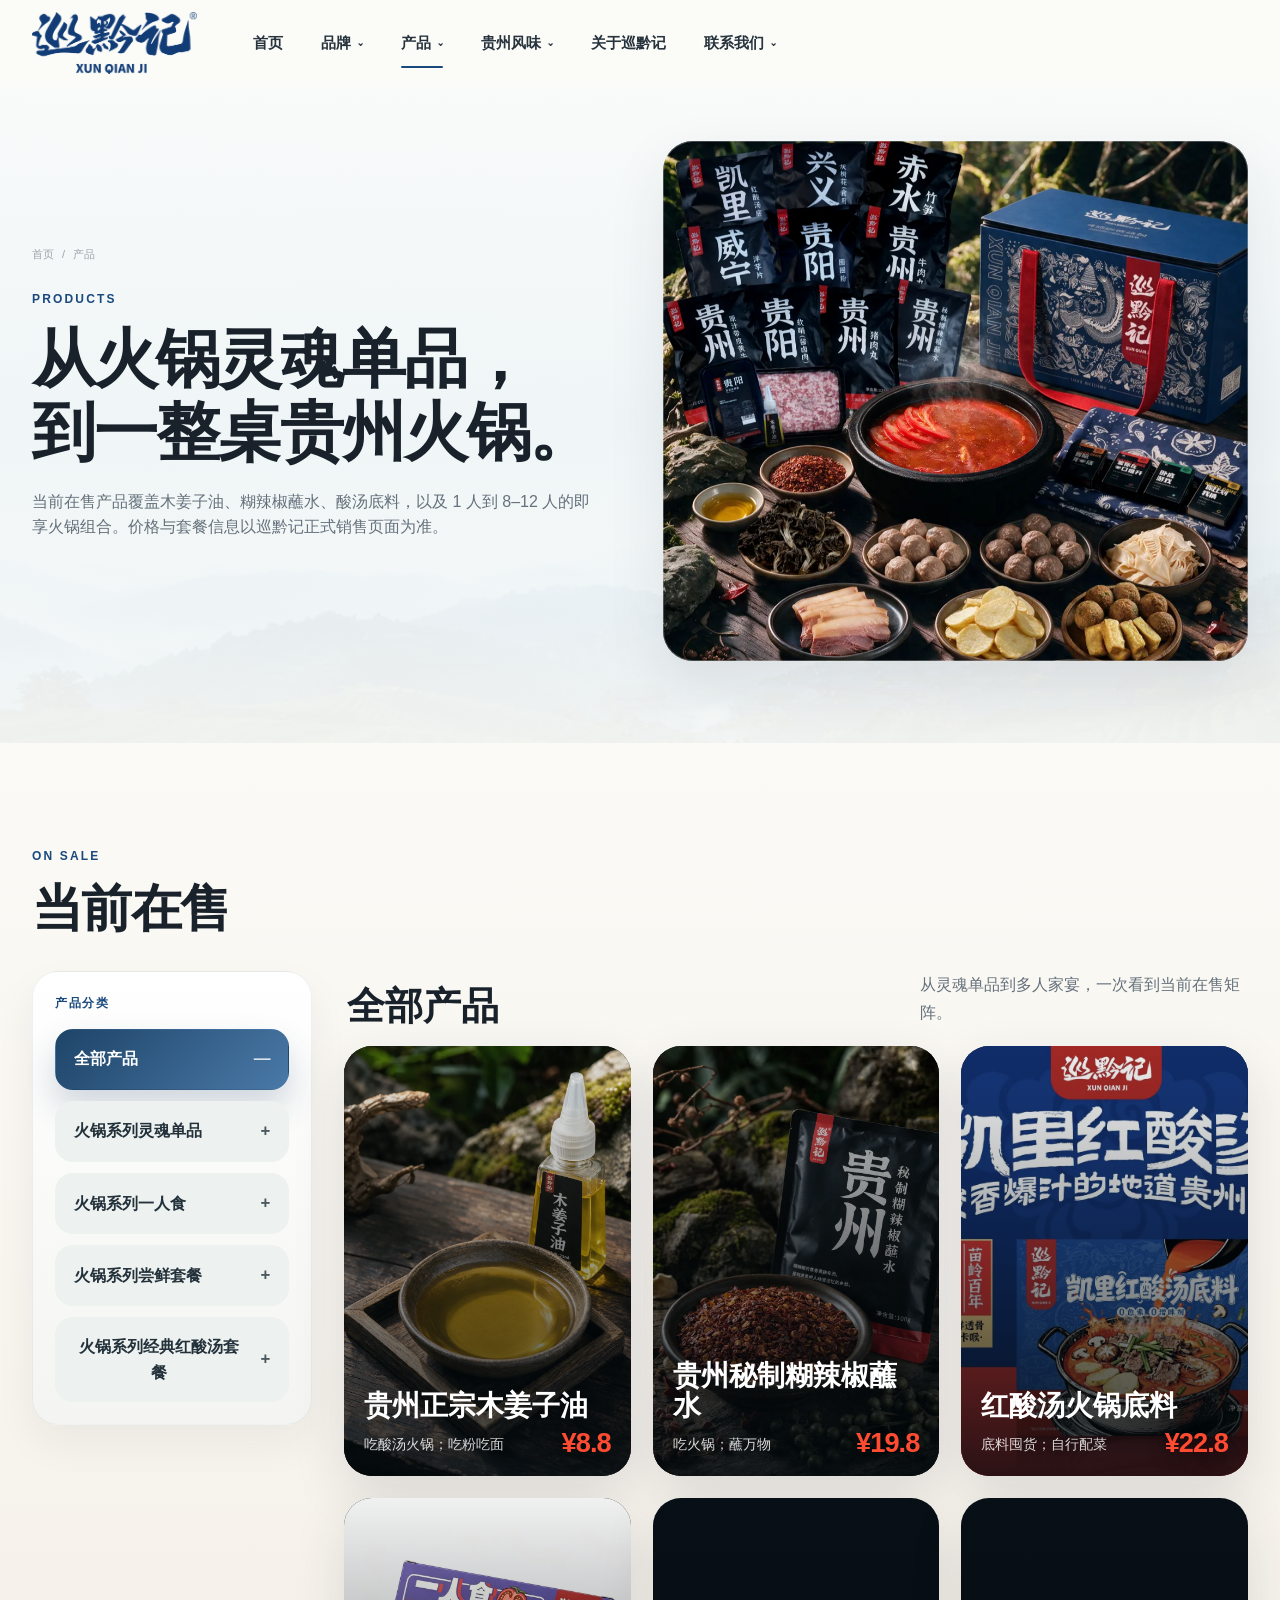
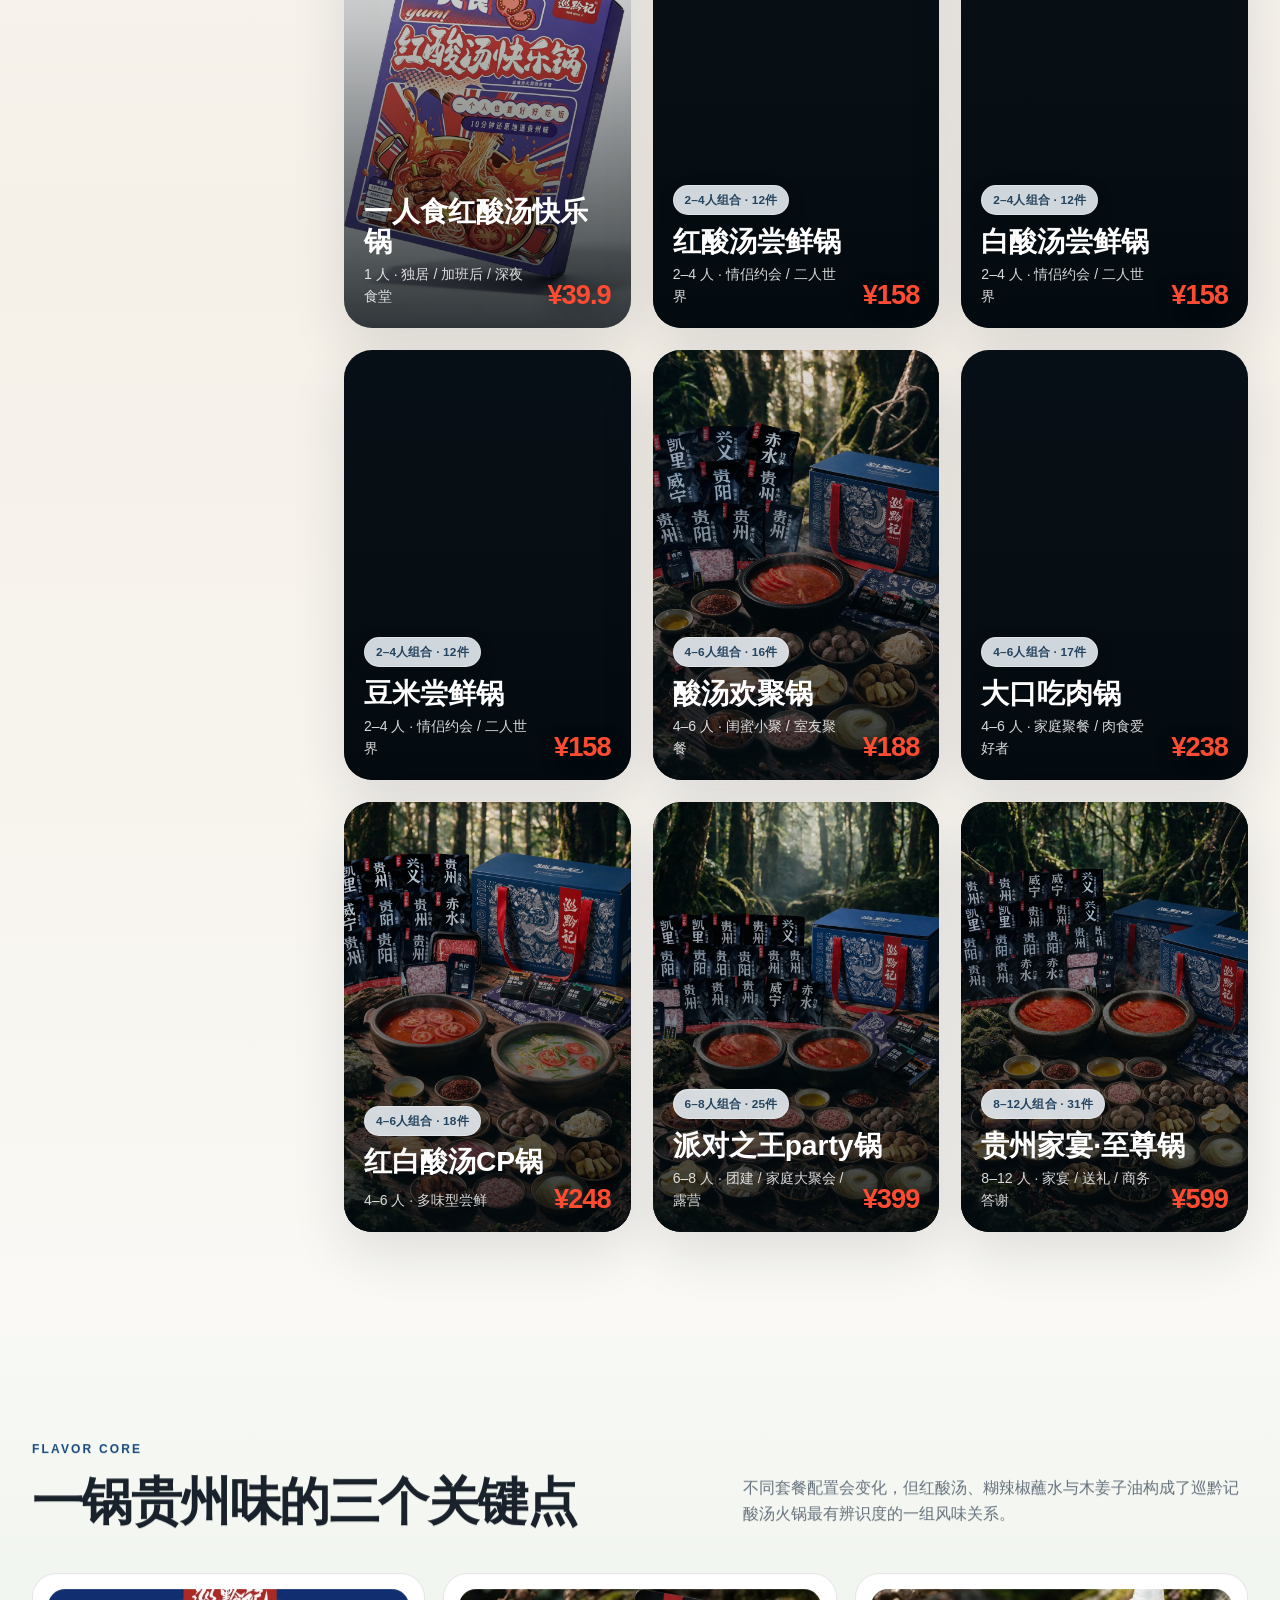
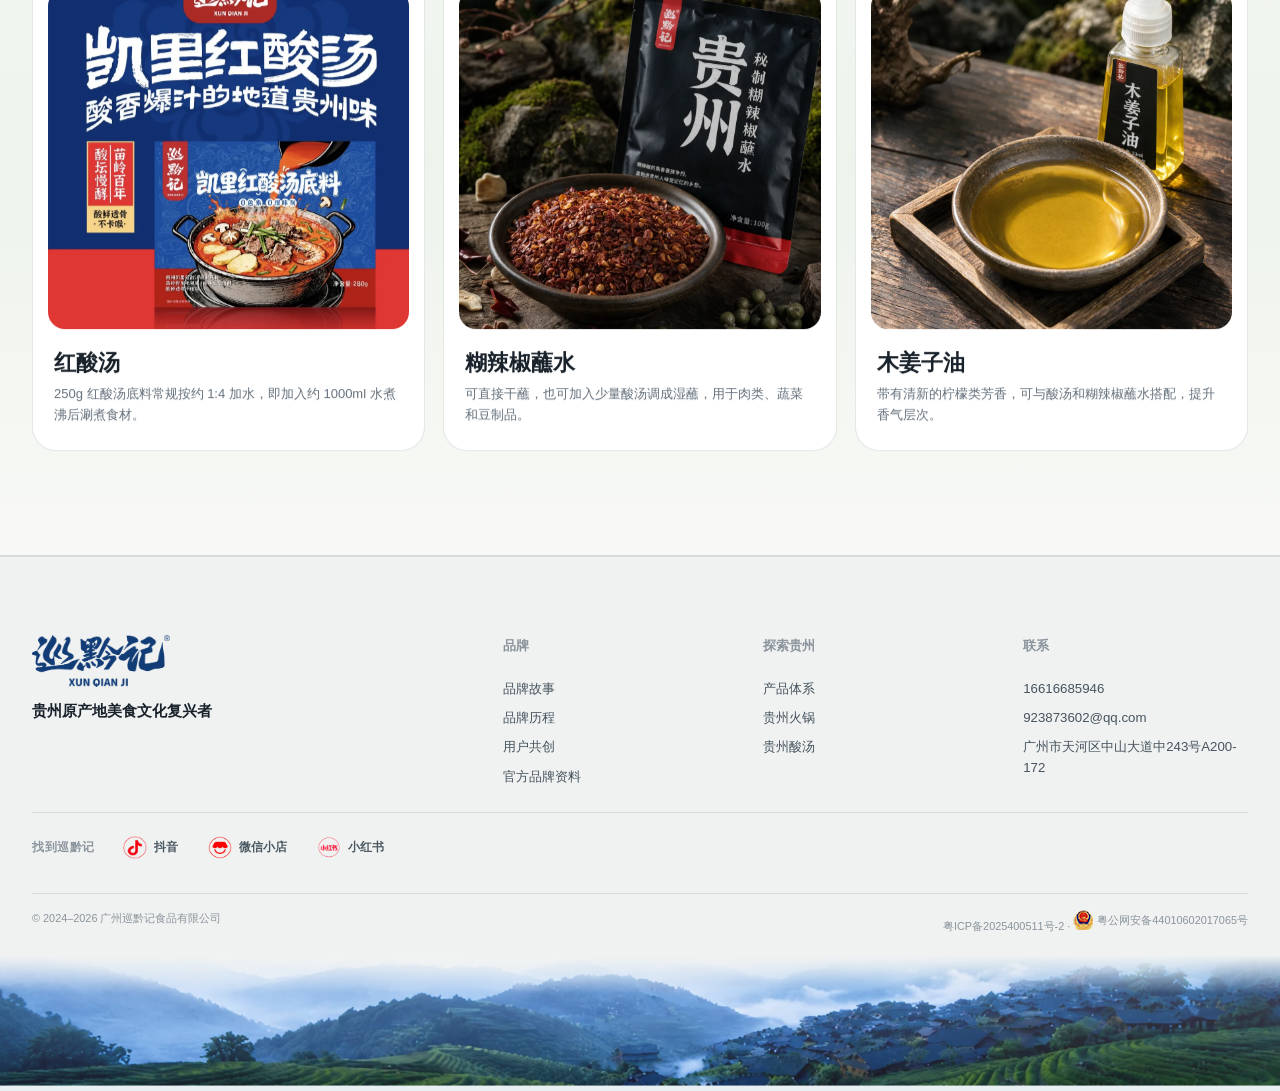
<file: products.html>
<!DOCTYPE html><html lang="zh-CN"><head><meta charset="utf-8"><meta name="viewport" content="width=device-width,initial-scale=1,viewport-fit=cover"><title>巡黔记产品体系｜贵州原产地即享火锅与在售产品</title><meta name="description" content="巡黔记产品体系与当前在售产品：木姜子油、糊辣椒蘸水、红酸汤底料、一人食、红酸汤/白酸汤/豆米尝鲜锅及多人贵州火锅套餐。"><meta name="robots" content="index,follow,max-image-preview:large,max-snippet:-1"><link rel="canonical" href="https://www.xunqianji.cn/products.html"><meta property="og:type" content="website"><meta property="og:locale" content="zh_CN"><meta property="og:site_name" content="巡黔记官网"><meta property="og:title" content="巡黔记产品体系｜贵州原产地即享火锅与在售产品"><meta property="og:description" content="巡黔记产品体系与当前在售产品：木姜子油、糊辣椒蘸水、红酸汤底料、一人食、红酸汤/白酸汤/豆米尝鲜锅及多人贵州火锅套餐。"><meta property="og:url" content="https://www.xunqianji.cn/products.html"><meta property="og:image" content="https://www.xunqianji.cn/assets-v2/product-gather.webp"><meta name="theme-color" content="#fbfbf8"><link rel="icon" href="/favicon.ico" sizes="any"><link rel="icon" href="/favicon.png" type="image/png"><link rel="apple-touch-icon" href="/apple-touch-icon.png"><script type="application/ld+json">[{"@context":"https://schema.org","@type":"Organization","@id":"https://www.xunqianji.cn/#organization","name":"巡黔记","alternateName":"XUN QIAN JI","legalName":"广州巡黔记食品有限公司","url":"https://www.xunqianji.cn/","logo":"https://www.xunqianji.cn/assets-v2/logo-blue.png","foundingDate":"2024-10-22","telephone":"16616685946","email":"923873602@qq.com","slogan":"让世界爱上贵州美食","description":"巡黔记以贵州原产地美食文化复兴为品牌方向，从贵州原产地即享火锅切入，寻找、记录并转化贵州地域风味。","address":{"@type":"PostalAddress","streetAddress":"中山大道中243号A200-172","addressLocality":"广州市天河区","addressRegion":"广东省","addressCountry":"CN"},"sameAs":["https://v.douyin.com/QIAM0asS398/","https://xhslink.cn/o/9guF8dtUxXD"]},{"@context":"https://schema.org","@type":"CollectionPage","name":"巡黔记产品体系","url":"https://www.xunqianji.cn/products.html","about":{"@id":"https://www.xunqianji.cn/#organization"}}]</script><link rel="stylesheet" href="/_astro/BaseLayout.zDsq3UJW.css"></head><body><a class="skip-link" href="#main">跳到正文</a><style>astro-island,astro-slot,astro-static-slot{display:contents}</style><script>(()=>{var e=async t=>{await(await t())()};(self.Astro||(self.Astro={})).load=e;window.dispatchEvent(new Event("astro:load"));})();</script><script>(()=>{var g=Object.defineProperty;var w=(a,s,c)=>s in a?g(a,s,{enumerable:!0,configurable:!0,writable:!0,value:c}):a[s]=c;var l=(a,s,c)=>w(a,typeof s!="symbol"?s+"":s,c);var E=new Set(["__proto__","constructor","prototype"]);{let a={0:t=>y(t),1:t=>c(t),2:t=>new RegExp(t),3:t=>new Date(t),4:t=>new Map(c(t)),5:t=>new Set(c(t)),6:t=>BigInt(t),7:t=>new URL(t),8:t=>new Uint8Array(t),9:t=>new Uint16Array(t),10:t=>new Uint32Array(t),11:t=>Number.POSITIVE_INFINITY*t},s=t=>{let[p,e]=t;return p in a?a[p](e):void 0},c=t=>t.map(s),y=t=>typeof t!="object"||t===null?t:Object.fromEntries(Object.entries(t).map(([p,e])=>[p,s(e)]));class f extends HTMLElement{constructor(){super(...arguments);l(this,"Component");l(this,"hydrator");l(this,"hydrate",async()=>{var b;if(!this.hydrator||!this.isConnected)return;let e=(b=this.parentElement)==null?void 0:b.closest("astro-island[ssr]");if(e){e.addEventListener("astro:hydrate",this.hydrate,{once:!0});return}let r=this.querySelectorAll("astro-slot"),n={},d=this.querySelectorAll("template[data-astro-template]");for(let o of d){let i=o.closest(this.tagName);i!=null&&i.isSameNode(this)&&(n[o.getAttribute("data-astro-template")||"default"]=o.innerHTML,o.remove())}for(let o of r){let i=o.closest(this.tagName);i!=null&&i.isSameNode(this)&&(n[o.getAttribute("name")||"default"]=o.innerHTML)}let u;try{u=this.hasAttribute("props")?y(JSON.parse(this.getAttribute("props"))):{}}catch(o){let i=this.getAttribute("component-url")||"<unknown>",v=this.getAttribute("component-export");throw v&&(i+=` (export ${v})`),console.error(`[hydrate] Error parsing props for component ${i}`,this.getAttribute("props"),o),o}let h;await this.hydrator(this)(this.Component,u,n,{client:this.getAttribute("client")}),this.removeAttribute("ssr"),this.dispatchEvent(new CustomEvent("astro:hydrate"))});l(this,"unmount",()=>{this.isConnected||this.dispatchEvent(new CustomEvent("astro:unmount"))})}disconnectedCallback(){document.removeEventListener("astro:after-swap",this.unmount),document.addEventListener("astro:after-swap",this.unmount,{once:!0})}connectedCallback(){if(!this.hasAttribute("await-children")||document.readyState==="interactive"||document.readyState==="complete")this.childrenConnectedCallback();else{let e=()=>{document.removeEventListener("DOMContentLoaded",e),r.disconnect(),this.childrenConnectedCallback()},r=new MutationObserver(()=>{var n;((n=this.lastChild)==null?void 0:n.nodeType)===Node.COMMENT_NODE&&this.lastChild.nodeValue==="astro:end"&&(this.lastChild.remove(),e())});r.observe(this,{childList:!0}),document.addEventListener("DOMContentLoaded",e)}}async childrenConnectedCallback(){let e=this.getAttribute("before-hydration-url");e&&await import(e),this.start()}getRetryImportUrl(e){let r=new URL(e,document.baseURI);return r.searchParams.set("astro-retry",Date.now().toString()),r.toString()}async importWithRetry(e){try{return await import(e)}catch(r){return await new Promise(n=>setTimeout(n,1e3)),import(this.getRetryImportUrl(e))}}handleHydrationError(e){let r=this.getAttribute("component-url"),n=new CustomEvent("astro:hydration-error",{cancelable:!0,bubbles:!0,composed:!0,detail:{error:e,componentUrl:r}});this.dispatchEvent(n)&&console.error(`[astro-island] Error hydrating ${r}`,e)}async start(){let e=JSON.parse(this.getAttribute("opts")),r=this.getAttribute("client");if(Astro[r]===void 0){window.addEventListener(`astro:${r}`,()=>this.start(),{once:!0});return}try{await Astro[r](async()=>{let n=this.getAttribute("renderer-url");try{let[d,{default:u}]=await Promise.all([this.importWithRetry(this.getAttribute("component-url")),n?this.importWithRetry(n):Promise.resolve({default:()=>()=>{}})]),h=this.getAttribute("component-export")||"default";if(h.includes(".")){this.Component=d;for(let m of h.split(".")){if(E.has(m)||!this.Component||typeof this.Component!="object"&&typeof this.Component!="function"||!Object.hasOwn(this.Component,m))throw new Error(`Invalid component export path: ${h}`);this.Component=this.Component[m]}}else{if(E.has(h))throw new Error(`Invalid component export path: ${h}`);this.Component=d[h]}return this.hydrator=u,this.hydrate}catch(d){return this.handleHydrationError(d),()=>{}}},e,this)}catch(n){this.handleHydrationError(n)}}attributeChangedCallback(){this.hydrate()}}l(f,"observedAttributes",["props"]),customElements.get("astro-island")||customElements.define("astro-island",f)}})();</script><astro-island uid="Z1T5w4m" prefix="r5" component-url="/_astro/MegaNavbar.ly-b4awe.js" component-export="default" renderer-url="/_astro/client.CBv8q_xb.js" props="{&quot;active&quot;:[0,&quot;products&quot;]}" ssr client="load" opts="{&quot;name&quot;:&quot;MegaNavbar&quot;,&quot;value&quot;:true}" await-children><header class="site-header deep-header" data-header="true"><div class="shell deep-nav-shell"><a aria-label="巡黔记官网首页" class="brand deep-brand" href="/"><img alt="巡黔记 XUN QIAN JI" src="/assets-v2/logo-blue.png" decoding="async"/></a><button type="button" class="deep-menu-toggle" aria-label="打开导航" aria-expanded="false"><span></span><span></span><span></span></button><nav class="deep-nav" aria-label="主导航"><a class="deep-nav-direct" href="/">首页</a><div class="deep-nav-item"><button type="button" class="" aria-expanded="false">品牌<span>⌄</span></button></div><div class="deep-nav-item"><button type="button" class="is-active" aria-expanded="false">产品<span>⌄</span></button></div><div class="deep-nav-item"><button type="button" class="" aria-expanded="false">贵州风味<span>⌄</span></button></div><a class="deep-nav-direct" href="/about-xunqianji.html">关于巡黔记</a><div class="deep-nav-item"><button type="button" class="" aria-expanded="false">联系我们<span>⌄</span></button></div></nav></div></header><!--astro:end--></astro-island><astro-island uid="Z1KiIfk" prefix="r4" component-url="/_astro/MotionRuntime.BMq1wJDT.js" component-export="default" renderer-url="/_astro/client.CBv8q_xb.js" props="{}" ssr client="load" opts="{&quot;name&quot;:&quot;MotionRuntime&quot;,&quot;value&quot;:true}"></astro-island><main id="main"><section class="page-hero-light hotpot-hero scenic-section scenic-mist"><div class="shell page-hero-grid"><div class="reveal"><p class="breadcrumbs"><a href="/">首页</a><span>/</span>产品</p><p class="eyebrow">PRODUCTS</p><h1><span class="hero-line">从火锅灵魂单品，</span><span class="hero-line">到一整桌贵州火锅。</span></h1><p>当前在售产品覆盖木姜子油、糊辣椒蘸水、酸汤底料，以及 1 人到 8–12 人的即享火锅组合。价格与套餐信息以巡黔记正式销售页面为准。</p></div><figure class="reveal hotpot-alive hotpot-alive-subtle" data-delay="100"><img alt="巡黔记贵州火锅套餐" src="/assets-v2/product-gather.webp" fetchpriority="high" decoding="async"></figure></div></section><astro-island uid="ZRYQoh" prefix="r3" component-url="/_astro/ProductsCatalog.D30DKj9K.js" component-export="default" renderer-url="/_astro/client.CBv8q_xb.js" props="{}" ssr client="load" opts="{&quot;name&quot;:&quot;ProductsCatalog&quot;,&quot;value&quot;:true}" await-children><section class="deep-products-section section-pad scenic-section scenic-warm" id="on-sale"><div class="shell"><div class="section-heading reveal deep-products-heading"><div><p class="eyebrow">ON SALE</p><h2>当前在售</h2></div></div><div class="deep-products-catalog"><aside class="deep-products-sidebar reveal" aria-label="产品分类导航"><p class="deep-products-sidebar__eyebrow">产品分类</p><div class="deep-products-sidebar__list"><button type="button" class="is-active"><span>全部产品</span><i>—</i></button><button type="button" class=""><span>火锅系列灵魂单品</span><i>+</i></button><button type="button" class=""><span>火锅系列一人食</span><i>+</i></button><button type="button" class=""><span>火锅系列尝鲜套餐</span><i>+</i></button><button type="button" class=""><span>火锅系列经典红酸汤套餐</span><i>+</i></button></div></aside><div class="deep-products-panel"><div class="deep-products-panel__header reveal "><div><h3>全部产品</h3></div><p>从灵魂单品到多人家宴，一次看到当前在售矩阵。</p></div><div class="deep-product-grid" aria-live="polite"><a class="deep-product-card hover-idle from-top" href="https://haohuo.jinritemai.com/ecommerce/trade/detail/index.html?id=3794949005365084302&amp;origin_type=604" target="_blank" rel="noopener noreferrer" style="opacity:1;transform:none"><img src="/assets-v2/product-wood-ginger-oil.webp" alt="贵州正宗木姜子油" loading="eager" decoding="async"/><span class="deep-product-card__shade"></span><div class="deep-product-card__base"><h3>贵州正宗木姜子油</h3><div class="deep-product-card__meta"><p>吃酸汤火锅；吃粉吃面</p><strong class="deep-product-card__price">¥8.8</strong></div></div><div class="deep-product-card__hover"><p>23ml 木姜子油单品，便于单独搭配酸汤火锅、粉和面。</p><span>查看官方商品 ↗</span></div></a><a class="deep-product-card hover-idle from-top" href="https://haohuo.jinritemai.com/ecommerce/trade/detail/index.html?id=3777483052620578829&amp;origin_type=604" target="_blank" rel="noopener noreferrer" style="opacity:1;transform:none"><img src="/assets-v2/product-chili-dip.webp" alt="贵州秘制糊辣椒蘸水" loading="eager" decoding="async"/><span class="deep-product-card__shade"></span><div class="deep-product-card__base"><h3>贵州秘制糊辣椒蘸水</h3><div class="deep-product-card__meta"><p>吃火锅；蘸万物</p><strong class="deep-product-card__price">¥19.8</strong></div></div><div class="deep-product-card__hover"><p>250g 糊辣椒蘸水单品，可用于火锅及多种食物蘸食。</p><span>查看官方商品 ↗</span></div></a><a class="deep-product-card hover-idle from-top" href="https://haohuo.jinritemai.com/ecommerce/trade/detail/index.html?id=3792519183451947276&amp;origin_type=604" target="_blank" rel="noopener noreferrer" style="opacity:1;transform:none"><img src="/assets-v2/product-red-soup-base.webp" alt="红酸汤火锅底料" loading="eager" decoding="async"/><span class="deep-product-card__shade"></span><div class="deep-product-card__base"><h3>红酸汤火锅底料</h3><div class="deep-product-card__meta"><p>底料囤货；自行配菜</p><strong class="deep-product-card__price">¥22.8</strong></div></div><div class="deep-product-card__hover"><p>包含 250g 红酸汤底料和 30g 糊辣椒蘸水。</p><span>查看官方商品 ↗</span></div></a><a class="deep-product-card hover-idle from-top" href="https://haohuo.jinritemai.com/ecommerce/trade/detail/index.html?id=3833544212998127883&amp;origin_type=604" target="_blank" rel="noopener noreferrer" style="opacity:1;transform:none"><img src="/assets-v2/product-solo.webp" alt="一人食红酸汤快乐锅" loading="lazy" decoding="async"/><span class="deep-product-card__shade"></span><div class="deep-product-card__base"><h3>一人食红酸汤快乐锅</h3><div class="deep-product-card__meta"><p>1 人 · 独居 / 加班后 / 深夜食堂</p><strong class="deep-product-card__price">¥39.9</strong></div></div><div class="deep-product-card__hover"><p>锅底、蘸水、木姜子油、圈圈粉与软哨组成的一人食组合。</p><span>查看官方商品 ↗</span></div></a><a class="deep-product-card hover-idle from-top" href="https://haohuo.jinritemai.com/ecommerce/trade/detail/index.html?id=3765100887350051073&amp;origin_type=604" target="_blank" rel="noopener noreferrer" style="opacity:1;transform:none"><img src="/assets-v2/product-taster-red.webp" alt="红酸汤尝鲜锅" loading="lazy" decoding="async"/><span class="deep-product-card__shade"></span><div class="deep-product-card__base"><span class="deep-product-card__pieces">2–4人组合 · 12件</span><h3>红酸汤尝鲜锅</h3><div class="deep-product-card__meta"><p>2–4 人 · 情侣约会 / 二人世界</p><strong class="deep-product-card__price">¥158</strong></div></div><div class="deep-product-card__hover"><p>包含红酸汤底料、特色调味、主食、菌菇、竹笋和肉类食材。</p><span>查看官方商品 ↗</span></div></a><a class="deep-product-card hover-idle from-top" href="https://haohuo.jinritemai.com/ecommerce/trade/detail/index.html?id=3765100887350051073&amp;origin_type=604" target="_blank" rel="noopener noreferrer" style="opacity:1;transform:none"><img src="/assets-v2/product-taster-white.webp" alt="白酸汤尝鲜锅" loading="lazy" decoding="async"/><span class="deep-product-card__shade"></span><div class="deep-product-card__base"><span class="deep-product-card__pieces">2–4人组合 · 12件</span><h3>白酸汤尝鲜锅</h3><div class="deep-product-card__meta"><p>2–4 人 · 情侣约会 / 二人世界</p><strong class="deep-product-card__price">¥158</strong></div></div><div class="deep-product-card__hover"><p>以白酸汤底料为锅底，搭配特色调味和肉菜食材。</p><span>查看官方商品 ↗</span></div></a><a class="deep-product-card hover-idle from-top" href="https://haohuo.jinritemai.com/ecommerce/trade/detail/index.html?id=3765100887350051073&amp;origin_type=604" target="_blank" rel="noopener noreferrer" style="opacity:1;transform:none"><img src="/assets-v2/product-taster-bean.webp" alt="豆米尝鲜锅" loading="lazy" decoding="async"/><span class="deep-product-card__shade"></span><div class="deep-product-card__base"><span class="deep-product-card__pieces">2–4人组合 · 12件</span><h3>豆米尝鲜锅</h3><div class="deep-product-card__meta"><p>2–4 人 · 情侣约会 / 二人世界</p><strong class="deep-product-card__price">¥158</strong></div></div><div class="deep-product-card__hover"><p>以豆米火锅底料为锅底，搭配特色调味和肉菜食材。</p><span>查看官方商品 ↗</span></div></a><a class="deep-product-card hover-idle from-top" href="https://haohuo.jinritemai.com/ecommerce/trade/detail/index.html?id=3765099989886435375&amp;origin_type=604" target="_blank" rel="noopener noreferrer" style="opacity:1;transform:none"><img src="/assets-v2/product-gather.webp" alt="酸汤欢聚锅" loading="lazy" decoding="async"/><span class="deep-product-card__shade"></span><div class="deep-product-card__base"><span class="deep-product-card__pieces">4–6人组合 · 16件</span><h3>酸汤欢聚锅</h3><div class="deep-product-card__meta"><p>4–6 人 · 闺蜜小聚 / 室友聚餐</p><strong class="deep-product-card__price">¥188</strong></div></div><div class="deep-product-card__hover"><p>覆盖锅底、调味、主食、菌菇、肉丸、豆制品和薯类。</p><span>查看官方商品 ↗</span></div></a><a class="deep-product-card hover-idle from-top" href="https://haohuo.jinritemai.com/ecommerce/trade/detail/index.html?id=3755777084782412116&amp;origin_type=604" target="_blank" rel="noopener noreferrer" style="opacity:1;transform:none"><img src="/assets-v2/product-meat.webp" alt="大口吃肉锅" loading="lazy" decoding="async"/><span class="deep-product-card__shade"></span><div class="deep-product-card__base"><span class="deep-product-card__pieces">4–6人组合 · 17件</span><h3>大口吃肉锅</h3><div class="deep-product-card__meta"><p>4–6 人 · 家庭聚餐 / 肉食爱好者</p><strong class="deep-product-card__price">¥238</strong></div></div><div class="deep-product-card__hover"><p>肉类和丸类数量较多，更突出大口吃肉的满足感。</p><span>查看官方商品 ↗</span></div></a><a class="deep-product-card hover-idle from-top" href="https://haohuo.jinritemai.com/ecommerce/trade/detail/index.html?id=3765099603171606603&amp;origin_type=604" target="_blank" rel="noopener noreferrer" style="opacity:1;transform:none"><img src="/assets-v2/product-red-white.webp" alt="红白酸汤CP锅" loading="lazy" decoding="async"/><span class="deep-product-card__shade"></span><div class="deep-product-card__base"><span class="deep-product-card__pieces">4–6人组合 · 18件</span><h3>红白酸汤CP锅</h3><div class="deep-product-card__meta"><p>4–6 人 · 多味型尝鲜</p><strong class="deep-product-card__price">¥248</strong></div></div><div class="deep-product-card__hover"><p>同时包含红酸汤和白酸汤两种锅底，适合多人一起尝不同味型。</p><span>查看官方商品 ↗</span></div></a><a class="deep-product-card hover-idle from-top" href="https://haohuo.jinritemai.com/ecommerce/trade/detail/index.html?id=3832808059890172195&amp;origin_type=604" target="_blank" rel="noopener noreferrer" style="opacity:1;transform:none"><img src="/assets-v2/product-party.webp" alt="派对之王party锅" loading="lazy" decoding="async"/><span class="deep-product-card__shade"></span><div class="deep-product-card__base"><span class="deep-product-card__pieces">6–8人组合 · 25件</span><h3>派对之王party锅</h3><div class="deep-product-card__meta"><p>6–8 人 · 团建 / 家庭大聚会 / 露营</p><strong class="deep-product-card__price">¥399</strong></div></div><div class="deep-product-card__hover"><p>含 21 件食材与 4 件非食材物品，并配有电火锅。</p><span>查看官方商品 ↗</span></div></a><a class="deep-product-card hover-idle from-top" href="https://haohuo.jinritemai.com/ecommerce/trade/detail/index.html?id=3832817757741776966&amp;origin_type=604" target="_blank" rel="noopener noreferrer" style="opacity:1;transform:none"><img src="/assets-v2/product-banquet.webp" alt="贵州家宴·至尊锅" loading="lazy" decoding="async"/><span class="deep-product-card__shade"></span><div class="deep-product-card__base"><span class="deep-product-card__pieces">8–12人组合 · 31件</span><h3>贵州家宴·至尊锅</h3><div class="deep-product-card__meta"><p>8–12 人 · 家宴 / 送礼 / 商务答谢</p><strong class="deep-product-card__price">¥599</strong></div></div><div class="deep-product-card__hover"><p>多数食材为双份，并配有电火锅、桌布和保温袋。</p><span>查看官方商品 ↗</span></div></a></div></div></div></div></section><!--astro:end--></astro-island><section class="section-pad scenic-section scenic-green" id="flavor-core"><div class="shell"><div class="section-heading reveal"><div><p class="eyebrow">FLAVOR CORE</p><h2>一锅贵州味的三个关键点</h2></div><p>不同套餐配置会变化，但红酸汤、糊辣椒蘸水与木姜子油构成了巡黔记酸汤火锅最有辨识度的一组风味关系。</p></div><div class="ingredient-feature"><article class="reveal"><img alt="巡黔记红酸汤火锅底料" src="/assets-v2/product-red-soup-base.webp" loading="lazy" decoding="async"><h3>红酸汤</h3><p>250g 红酸汤底料常规按约 1:4 加水，即加入约 1000ml 水煮沸后涮煮食材。</p></article><article class="reveal" data-delay="80"><img alt="巡黔记糊辣椒蘸水" src="/assets-v2/product-chili-dip.webp" loading="lazy" decoding="async"><h3>糊辣椒蘸水</h3><p>可直接干蘸，也可加入少量酸汤调成湿蘸，用于肉类、蔬菜和豆制品。</p></article><article class="reveal" data-delay="160"><img alt="巡黔记木姜子油" src="/assets-v2/product-wood-ginger-oil.webp" loading="lazy" decoding="async"><h3>木姜子油</h3><p>带有清新的柠檬类芳香，可与酸汤和糊辣椒蘸水搭配，提升香气层次。</p></article></div></div></section></main><footer class="site-footer" id="footer-contact"><div class="footer-surface"><div class="shell footer-main"><div class="footer-lead"><img alt="巡黔记" src="/assets-v2/logo-blue.png" loading="lazy" decoding="async"><p>贵州原产地美食文化复兴者</p></div><div class="footer-links"><div><strong>品牌</strong><a href="/about.html">品牌故事</a><a href="/about.html#brand-milestones">品牌历程</a><a href="/co-creation.html">用户共创</a><a href="/brand-facts.html">官方品牌资料</a></div><div><strong>探索贵州</strong><a href="/products.html">产品体系</a><a href="/guizhou-hotpot.html">贵州火锅</a><a href="/sour-soup-hotpot.html">贵州酸汤</a></div><div><strong>联系</strong><a href="tel:16616685946">16616685946</a><a href="mailto:923873602@qq.com">923873602@qq.com</a><span>广州市天河区中山大道中243号A200-172</span></div></div></div><div aria-label="巡黔记官方平台" class="shell footer-social" id="footer-social"><span class="footer-social-label">找到巡黔记</span><a class="social-jump" href="https://v.douyin.com/QIAM0asS398/" rel="noopener noreferrer" target="_blank"><img alt="抖音" src="/assets-v2/social-douyin-red.png" loading="lazy" decoding="async"><span>抖音</span></a><button class="social-jump" data-wechat-store="#微信小店://巡黔记/f43WofVPVsQpQ4e" type="button"><img alt="微信小店" src="/assets-v2/social-wechat-store-red.png" loading="lazy" decoding="async"><span>微信小店</span></button><a class="social-jump" href="https://xhslink.cn/o/9guF8dtUxXD" rel="noopener noreferrer" target="_blank"><img alt="小红书" src="/assets-v2/social-xiaohongshu-red.png" loading="lazy" decoding="async"><span>小红书</span></a></div><div class="shell footer-bottom"><span>© 2024–2026 广州巡黔记食品有限公司</span><span class="filing-slot"><a href="https://beian.miit.gov.cn/" rel="noopener noreferrer" target="_blank">粤ICP备2025400511号-2</a><span aria-hidden="true"> · </span><a class="police-filing" href="https://beian.mps.gov.cn/#/query/webSearch?code=44010602017065" rel="noopener noreferrer" target="_blank" style="display:inline-flex;align-items:center;gap:4px;"><img src="/assets-v2/beian-police.png" alt="公安联网备案" width="20" height="20" loading="lazy" decoding="async" style="width:20px;height:20px;display:block;"><span>粤公网安备44010602017065号</span></a></span></div></div><div aria-hidden="true" class="footer-landscape footer-landscape-bottom"><img alt="" src="/assets-v2/footer-landscape.webp" loading="lazy" decoding="async"></div><div aria-live="polite" class="copy-toast" data-copy-toast role="status">已复制微信小店口令，请在微信中粘贴打开</div></footer></body></html>
</file>
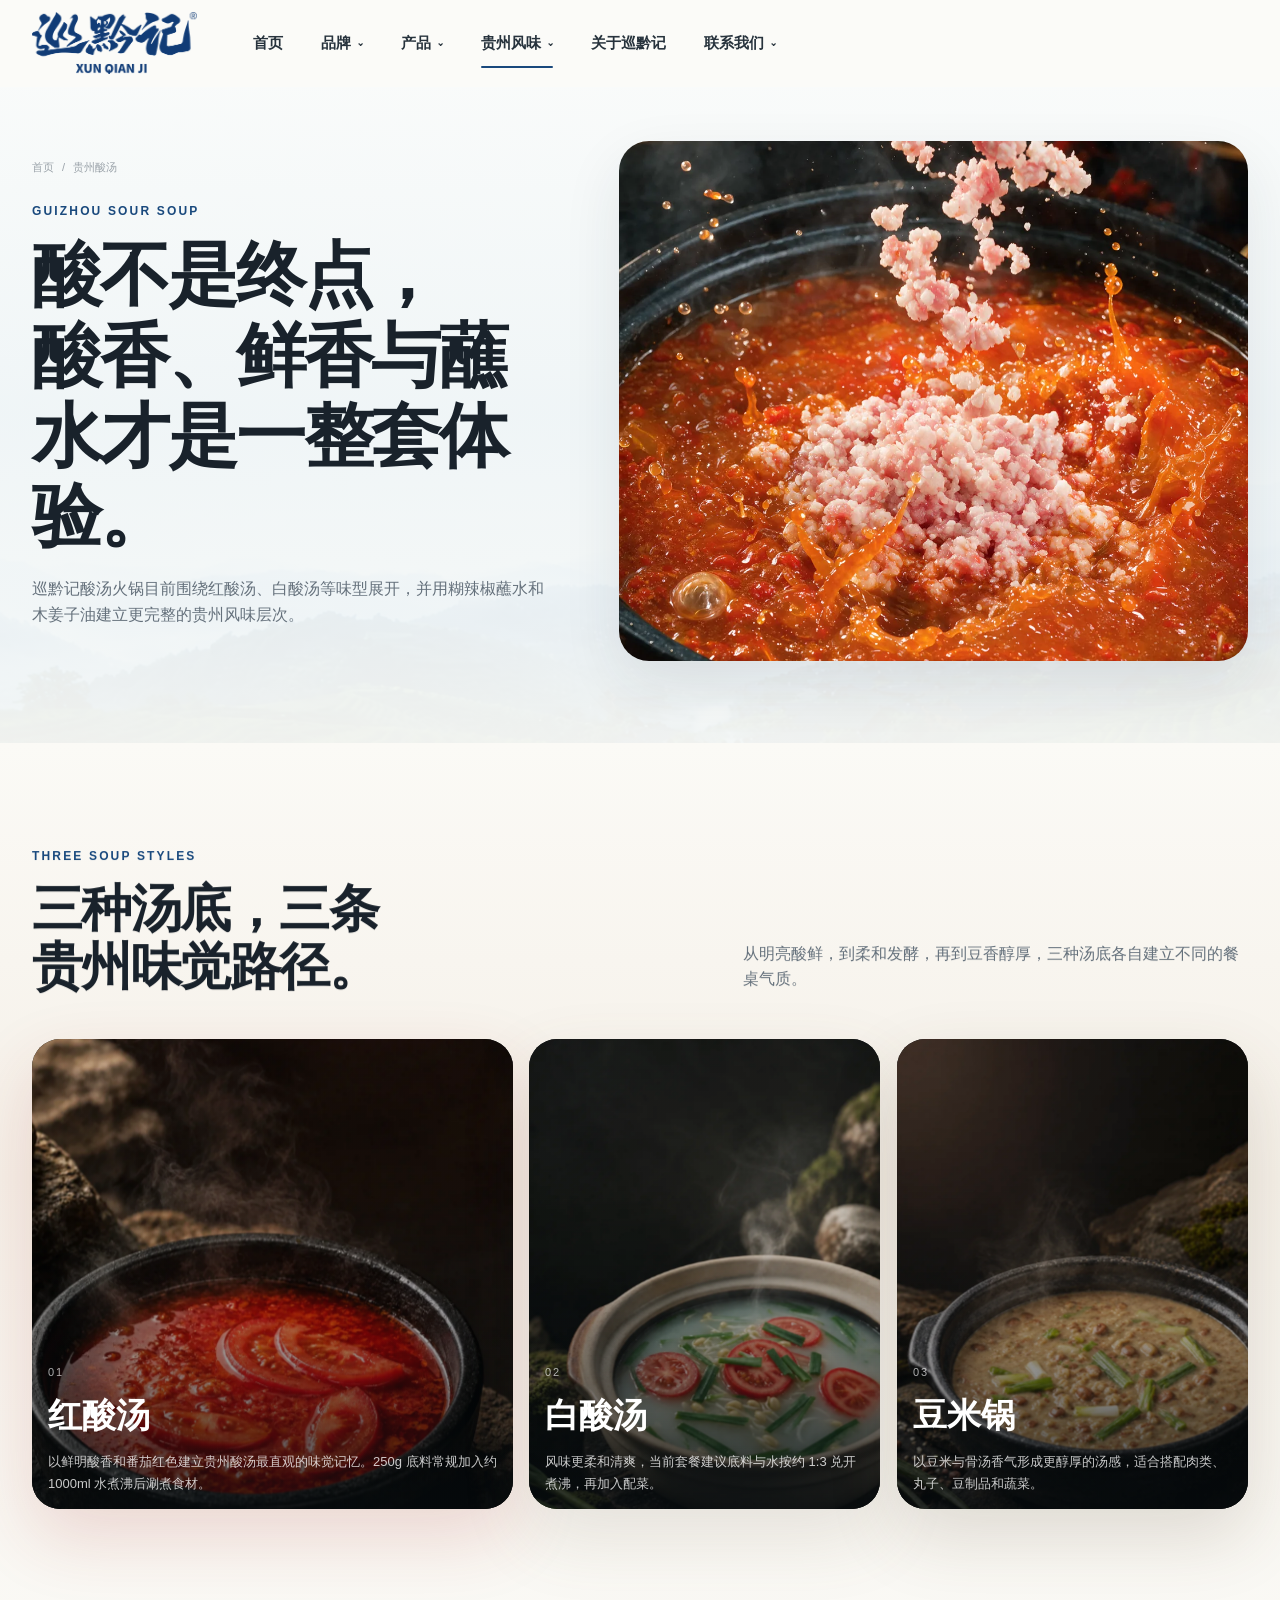
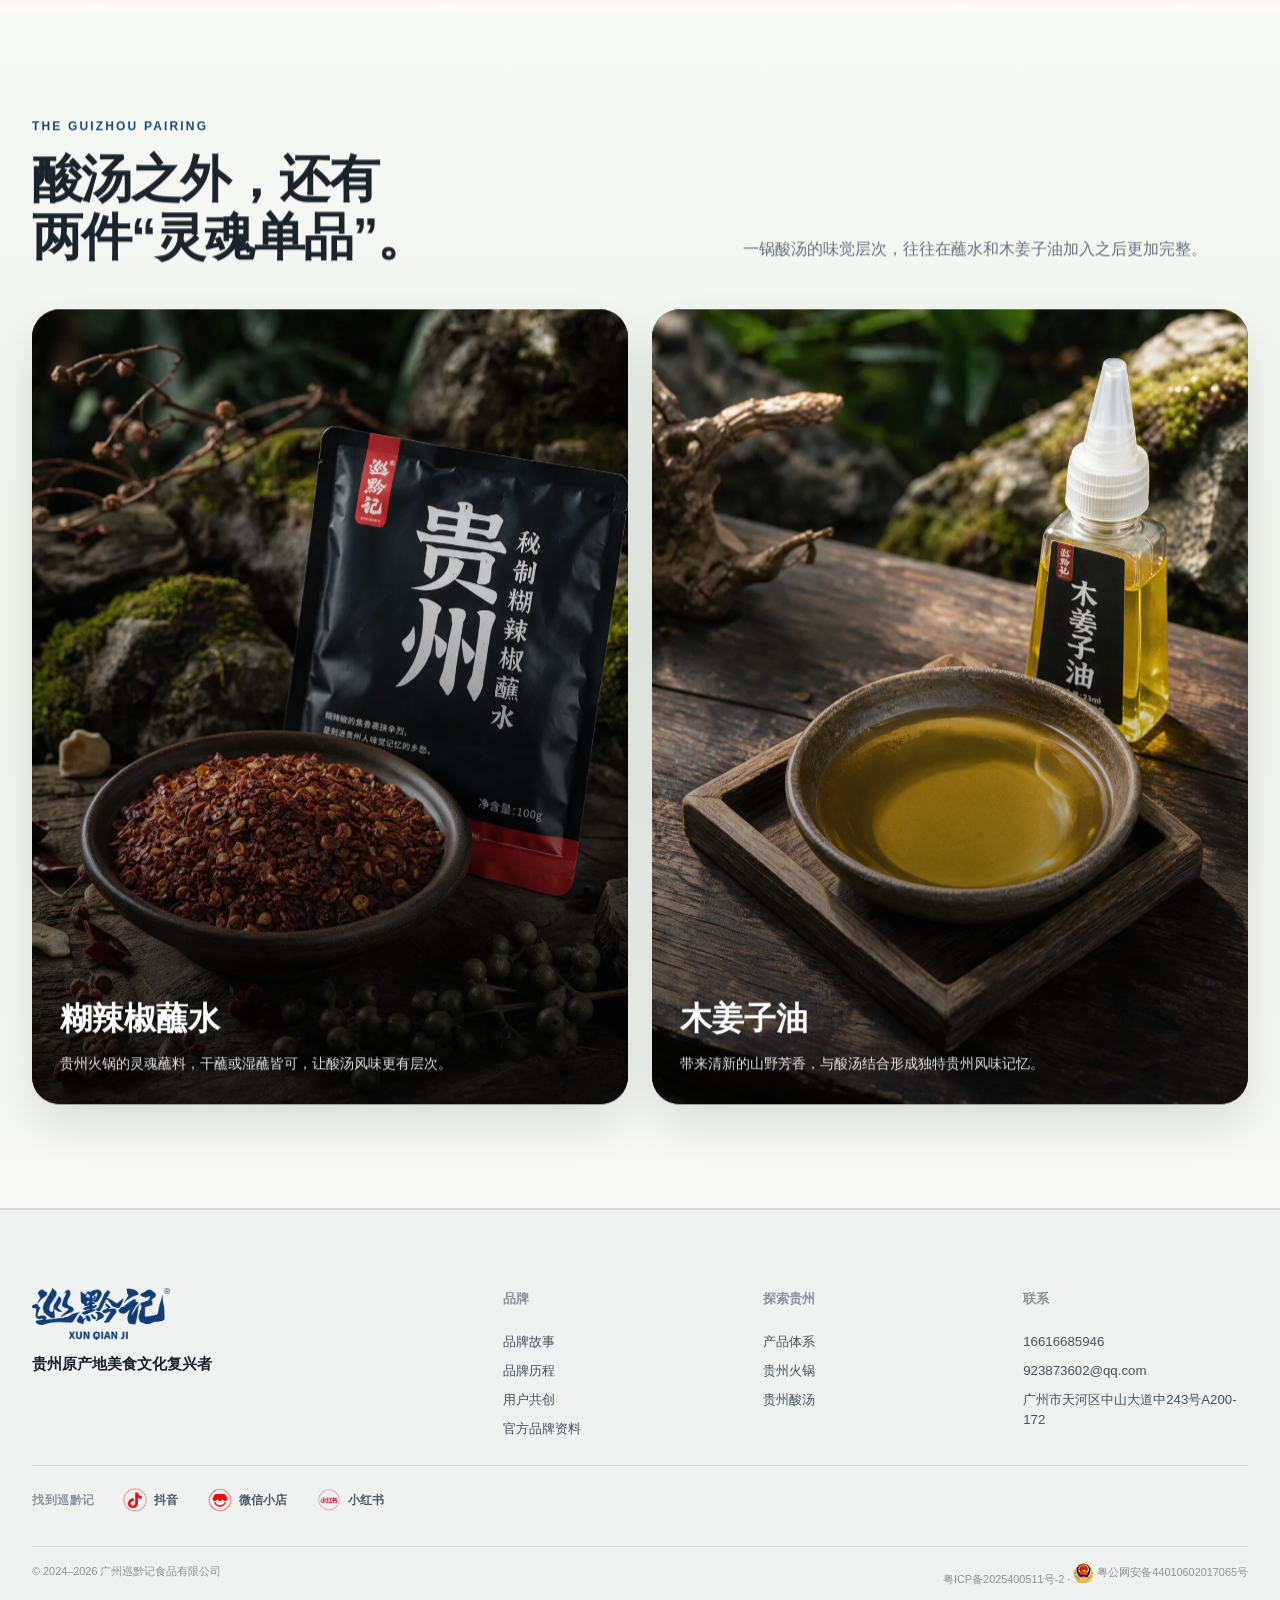
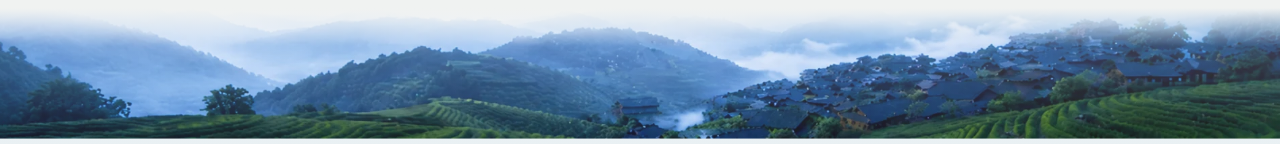
<file: sour-soup-hotpot.html>
<!DOCTYPE html><html lang="zh-CN"><head><meta charset="utf-8"><meta name="viewport" content="width=device-width,initial-scale=1,viewport-fit=cover"><title>贵州酸汤火锅｜凯里红酸汤、白酸汤与特色蘸水 - 巡黔记官网</title><meta name="description" content="了解巡黔记贵州酸汤火锅：凯里红酸汤风味、白酸汤、糊辣椒蘸水、木姜子油，以及红酸汤底料的基础烹饪方式。"><meta name="robots" content="index,follow,max-image-preview:large,max-snippet:-1"><link rel="canonical" href="https://www.xunqianji.cn/sour-soup-hotpot.html"><meta property="og:type" content="website"><meta property="og:locale" content="zh_CN"><meta property="og:site_name" content="巡黔记官网"><meta property="og:title" content="贵州酸汤火锅｜凯里红酸汤、白酸汤与特色蘸水 - 巡黔记官网"><meta property="og:description" content="了解巡黔记贵州酸汤火锅：凯里红酸汤风味、白酸汤、糊辣椒蘸水、木姜子油，以及红酸汤底料的基础烹饪方式。"><meta property="og:url" content="https://www.xunqianji.cn/sour-soup-hotpot.html"><meta property="og:image" content="https://www.xunqianji.cn/assets-v2/flavor-mince.webp"><meta name="theme-color" content="#fbfbf8"><link rel="icon" href="/favicon.ico" sizes="any"><link rel="icon" href="/favicon.png" type="image/png"><link rel="apple-touch-icon" href="/apple-touch-icon.png"><script type="application/ld+json">[{"@context":"https://schema.org","@type":"Organization","@id":"https://www.xunqianji.cn/#organization","name":"巡黔记","alternateName":"XUN QIAN JI","legalName":"广州巡黔记食品有限公司","url":"https://www.xunqianji.cn/","logo":"https://www.xunqianji.cn/assets-v2/logo-blue.png","foundingDate":"2024-10-22","telephone":"16616685946","email":"923873602@qq.com","slogan":"让世界爱上贵州美食","description":"巡黔记以贵州原产地美食文化复兴为品牌方向，从贵州原产地即享火锅切入，寻找、记录并转化贵州地域风味。","address":{"@type":"PostalAddress","streetAddress":"中山大道中243号A200-172","addressLocality":"广州市天河区","addressRegion":"广东省","addressCountry":"CN"},"sameAs":["https://v.douyin.com/QIAM0asS398/","https://xhslink.cn/o/9guF8dtUxXD"]},{"@context":"https://schema.org","@type":"Article","headline":"贵州酸汤火锅","mainEntityOfPage":"https://www.xunqianji.cn/sour-soup-hotpot.html","publisher":{"@id":"https://www.xunqianji.cn/#organization"}}]</script><link rel="stylesheet" href="/_astro/BaseLayout.zDsq3UJW.css"></head><body><a class="skip-link" href="#main">跳到正文</a><style>astro-island,astro-slot,astro-static-slot{display:contents}</style><script>(()=>{var e=async t=>{await(await t())()};(self.Astro||(self.Astro={})).load=e;window.dispatchEvent(new Event("astro:load"));})();</script><script>(()=>{var g=Object.defineProperty;var w=(a,s,c)=>s in a?g(a,s,{enumerable:!0,configurable:!0,writable:!0,value:c}):a[s]=c;var l=(a,s,c)=>w(a,typeof s!="symbol"?s+"":s,c);var E=new Set(["__proto__","constructor","prototype"]);{let a={0:t=>y(t),1:t=>c(t),2:t=>new RegExp(t),3:t=>new Date(t),4:t=>new Map(c(t)),5:t=>new Set(c(t)),6:t=>BigInt(t),7:t=>new URL(t),8:t=>new Uint8Array(t),9:t=>new Uint16Array(t),10:t=>new Uint32Array(t),11:t=>Number.POSITIVE_INFINITY*t},s=t=>{let[p,e]=t;return p in a?a[p](e):void 0},c=t=>t.map(s),y=t=>typeof t!="object"||t===null?t:Object.fromEntries(Object.entries(t).map(([p,e])=>[p,s(e)]));class f extends HTMLElement{constructor(){super(...arguments);l(this,"Component");l(this,"hydrator");l(this,"hydrate",async()=>{var b;if(!this.hydrator||!this.isConnected)return;let e=(b=this.parentElement)==null?void 0:b.closest("astro-island[ssr]");if(e){e.addEventListener("astro:hydrate",this.hydrate,{once:!0});return}let r=this.querySelectorAll("astro-slot"),n={},d=this.querySelectorAll("template[data-astro-template]");for(let o of d){let i=o.closest(this.tagName);i!=null&&i.isSameNode(this)&&(n[o.getAttribute("data-astro-template")||"default"]=o.innerHTML,o.remove())}for(let o of r){let i=o.closest(this.tagName);i!=null&&i.isSameNode(this)&&(n[o.getAttribute("name")||"default"]=o.innerHTML)}let u;try{u=this.hasAttribute("props")?y(JSON.parse(this.getAttribute("props"))):{}}catch(o){let i=this.getAttribute("component-url")||"<unknown>",v=this.getAttribute("component-export");throw v&&(i+=` (export ${v})`),console.error(`[hydrate] Error parsing props for component ${i}`,this.getAttribute("props"),o),o}let h;await this.hydrator(this)(this.Component,u,n,{client:this.getAttribute("client")}),this.removeAttribute("ssr"),this.dispatchEvent(new CustomEvent("astro:hydrate"))});l(this,"unmount",()=>{this.isConnected||this.dispatchEvent(new CustomEvent("astro:unmount"))})}disconnectedCallback(){document.removeEventListener("astro:after-swap",this.unmount),document.addEventListener("astro:after-swap",this.unmount,{once:!0})}connectedCallback(){if(!this.hasAttribute("await-children")||document.readyState==="interactive"||document.readyState==="complete")this.childrenConnectedCallback();else{let e=()=>{document.removeEventListener("DOMContentLoaded",e),r.disconnect(),this.childrenConnectedCallback()},r=new MutationObserver(()=>{var n;((n=this.lastChild)==null?void 0:n.nodeType)===Node.COMMENT_NODE&&this.lastChild.nodeValue==="astro:end"&&(this.lastChild.remove(),e())});r.observe(this,{childList:!0}),document.addEventListener("DOMContentLoaded",e)}}async childrenConnectedCallback(){let e=this.getAttribute("before-hydration-url");e&&await import(e),this.start()}getRetryImportUrl(e){let r=new URL(e,document.baseURI);return r.searchParams.set("astro-retry",Date.now().toString()),r.toString()}async importWithRetry(e){try{return await import(e)}catch(r){return await new Promise(n=>setTimeout(n,1e3)),import(this.getRetryImportUrl(e))}}handleHydrationError(e){let r=this.getAttribute("component-url"),n=new CustomEvent("astro:hydration-error",{cancelable:!0,bubbles:!0,composed:!0,detail:{error:e,componentUrl:r}});this.dispatchEvent(n)&&console.error(`[astro-island] Error hydrating ${r}`,e)}async start(){let e=JSON.parse(this.getAttribute("opts")),r=this.getAttribute("client");if(Astro[r]===void 0){window.addEventListener(`astro:${r}`,()=>this.start(),{once:!0});return}try{await Astro[r](async()=>{let n=this.getAttribute("renderer-url");try{let[d,{default:u}]=await Promise.all([this.importWithRetry(this.getAttribute("component-url")),n?this.importWithRetry(n):Promise.resolve({default:()=>()=>{}})]),h=this.getAttribute("component-export")||"default";if(h.includes(".")){this.Component=d;for(let m of h.split(".")){if(E.has(m)||!this.Component||typeof this.Component!="object"&&typeof this.Component!="function"||!Object.hasOwn(this.Component,m))throw new Error(`Invalid component export path: ${h}`);this.Component=this.Component[m]}}else{if(E.has(h))throw new Error(`Invalid component export path: ${h}`);this.Component=d[h]}return this.hydrator=u,this.hydrate}catch(d){return this.handleHydrationError(d),()=>{}}},e,this)}catch(n){this.handleHydrationError(n)}}attributeChangedCallback(){this.hydrate()}}l(f,"observedAttributes",["props"]),customElements.get("astro-island")||customElements.define("astro-island",f)}})();</script><astro-island uid="Q8ECF" prefix="r5" component-url="/_astro/MegaNavbar.ly-b4awe.js" component-export="default" renderer-url="/_astro/client.CBv8q_xb.js" props="{&quot;active&quot;:[0,&quot;flavor&quot;]}" ssr client="load" opts="{&quot;name&quot;:&quot;MegaNavbar&quot;,&quot;value&quot;:true}" await-children><header class="site-header deep-header" data-header="true"><div class="shell deep-nav-shell"><a aria-label="巡黔记官网首页" class="brand deep-brand" href="/"><img alt="巡黔记 XUN QIAN JI" src="/assets-v2/logo-blue.png" decoding="async"/></a><button type="button" class="deep-menu-toggle" aria-label="打开导航" aria-expanded="false"><span></span><span></span><span></span></button><nav class="deep-nav" aria-label="主导航"><a class="deep-nav-direct" href="/">首页</a><div class="deep-nav-item"><button type="button" class="" aria-expanded="false">品牌<span>⌄</span></button></div><div class="deep-nav-item"><button type="button" class="" aria-expanded="false">产品<span>⌄</span></button></div><div class="deep-nav-item"><button type="button" class="is-active" aria-expanded="false">贵州风味<span>⌄</span></button></div><a class="deep-nav-direct" href="/about-xunqianji.html">关于巡黔记</a><div class="deep-nav-item"><button type="button" class="" aria-expanded="false">联系我们<span>⌄</span></button></div></nav></div></header><!--astro:end--></astro-island><astro-island uid="Z1KiIfk" prefix="r4" component-url="/_astro/MotionRuntime.BMq1wJDT.js" component-export="default" renderer-url="/_astro/client.CBv8q_xb.js" props="{}" ssr client="load" opts="{&quot;name&quot;:&quot;MotionRuntime&quot;,&quot;value&quot;:true}"></astro-island><main id="main"><section class="page-hero-light scenic-section scenic-mist"><div class="shell page-hero-grid"><div class="reveal"><p class="breadcrumbs"><a href="/">首页</a><span>/</span>贵州酸汤</p><p class="eyebrow">GUIZHOU SOUR SOUP</p><h1>酸不是终点，<br>酸香、鲜香与蘸水才是一整套体验。</h1><p>巡黔记酸汤火锅目前围绕红酸汤、白酸汤等味型展开，并用糊辣椒蘸水和木姜子油建立更完整的贵州风味层次。</p></div><figure class="reveal" data-delay="100"><img alt="贵州红酸汤火锅" src="/assets-v2/flavor-mince.webp" fetchpriority="high" decoding="async"></figure></div></section><script>(()=>{var a=(s,i,o)=>{let r=async()=>{await(await s())()},t=typeof i.value=="object"?i.value:void 0,c={rootMargin:t==null?void 0:t.rootMargin},n=new IntersectionObserver(e=>{for(let l of e)if(l.isIntersecting){n.disconnect(),r();break}},c);for(let e of o.children)n.observe(e)};(self.Astro||(self.Astro={})).visible=a;window.dispatchEvent(new Event("astro:visible"));})();</script><astro-island uid="ZrQYTT" prefix="r3" component-url="/_astro/SoupWobbleCards.BV62h8uQ.js" component-export="default" renderer-url="/_astro/client.CBv8q_xb.js" props="{}" ssr client="visible" opts="{&quot;name&quot;:&quot;SoupWobbleCards&quot;,&quot;value&quot;:true}" await-children><section class="deep-soup-section section-pad scenic-section scenic-warm" id="soup-types"><div class="shell"><div class="section-heading reveal"><div><p class="eyebrow">THREE SOUP STYLES</p><h2>三种汤底，三条贵州味觉路径。</h2></div><p>从明亮酸鲜，到柔和发酵，再到豆香醇厚，三种汤底各自建立不同的餐桌气质。</p></div><div class="deep-soup-grid"><article class="deep-wobble-card is-red is-wide" style="transform:perspective(1000px)"><div class="deep-wobble-card__inner" style="transform:none"><img src="/assets-v2/soup-red.webp" alt="红酸汤" loading="lazy" decoding="async"/><div class="deep-wobble-card__overlay"></div><div class="deep-wobble-card__copy"><span>01</span><h3>红酸汤</h3><p>以鲜明酸香和番茄红色建立贵州酸汤最直观的味觉记忆。250g 底料常规加入约 1000ml 水煮沸后涮煮食材。</p></div></div><span class="deep-wobble-card__noise" aria-hidden="true"></span></article><article class="deep-wobble-card is-white" style="transform:perspective(1000px)"><div class="deep-wobble-card__inner" style="transform:none"><img src="/assets-v2/soup-white.webp" alt="白酸汤" loading="lazy" decoding="async"/><div class="deep-wobble-card__overlay"></div><div class="deep-wobble-card__copy"><span>02</span><h3>白酸汤</h3><p>风味更柔和清爽，当前套餐建议底料与水按约 1:3 兑开煮沸，再加入配菜。</p></div></div><span class="deep-wobble-card__noise" aria-hidden="true"></span></article><article class="deep-wobble-card is-bean" style="transform:perspective(1000px)"><div class="deep-wobble-card__inner" style="transform:none"><img src="/assets-v2/soup-bean.webp" alt="豆米锅" loading="lazy" decoding="async"/><div class="deep-wobble-card__overlay"></div><div class="deep-wobble-card__copy"><span>03</span><h3>豆米锅</h3><p>以豆米与骨汤香气形成更醇厚的汤感，适合搭配肉类、丸子、豆制品和蔬菜。</p></div></div><span class="deep-wobble-card__noise" aria-hidden="true"></span></article></div></div></section><!--astro:end--></astro-island><section class="section-pad scenic-section scenic-green" id="pairing"><div class="shell"><div class="section-heading reveal"><div><p class="eyebrow">THE GUIZHOU PAIRING</p><h2>酸汤之外，还有两件“灵魂单品”。</h2></div><p>一锅酸汤的味觉层次，往往在蘸水和木姜子油加入之后更加完整。</p></div><div class="pair-grid flavor-overlay-grid"><article class="flavor-overlay-card reveal"><img alt="贵州糊辣椒蘸水" src="/assets-v2/product-chili-dip.webp" loading="lazy" decoding="async"><div><h3>糊辣椒蘸水</h3><p>贵州火锅的灵魂蘸料，干蘸或湿蘸皆可，让酸汤风味更有层次。</p></div></article><article class="flavor-overlay-card reveal"><img alt="贵州木姜子油" src="/assets-v2/product-wood-ginger-oil.webp" loading="lazy" decoding="async"><div><h3>木姜子油</h3><p>带来清新的山野芳香，与酸汤结合形成独特贵州风味记忆。</p></div></article></div></div></section></main><footer class="site-footer" id="footer-contact"><div class="footer-surface"><div class="shell footer-main"><div class="footer-lead"><img alt="巡黔记" src="/assets-v2/logo-blue.png" loading="lazy" decoding="async"><p>贵州原产地美食文化复兴者</p></div><div class="footer-links"><div><strong>品牌</strong><a href="/about.html">品牌故事</a><a href="/about.html#brand-milestones">品牌历程</a><a href="/co-creation.html">用户共创</a><a href="/brand-facts.html">官方品牌资料</a></div><div><strong>探索贵州</strong><a href="/products.html">产品体系</a><a href="/guizhou-hotpot.html">贵州火锅</a><a href="/sour-soup-hotpot.html">贵州酸汤</a></div><div><strong>联系</strong><a href="tel:16616685946">16616685946</a><a href="mailto:923873602@qq.com">923873602@qq.com</a><span>广州市天河区中山大道中243号A200-172</span></div></div></div><div aria-label="巡黔记官方平台" class="shell footer-social" id="footer-social"><span class="footer-social-label">找到巡黔记</span><a class="social-jump" href="https://v.douyin.com/QIAM0asS398/" rel="noopener noreferrer" target="_blank"><img alt="抖音" src="/assets-v2/social-douyin-red.png" loading="lazy" decoding="async"><span>抖音</span></a><button class="social-jump" data-wechat-store="#微信小店://巡黔记/f43WofVPVsQpQ4e" type="button"><img alt="微信小店" src="/assets-v2/social-wechat-store-red.png" loading="lazy" decoding="async"><span>微信小店</span></button><a class="social-jump" href="https://xhslink.cn/o/9guF8dtUxXD" rel="noopener noreferrer" target="_blank"><img alt="小红书" src="/assets-v2/social-xiaohongshu-red.png" loading="lazy" decoding="async"><span>小红书</span></a></div><div class="shell footer-bottom"><span>© 2024–2026 广州巡黔记食品有限公司</span><span class="filing-slot"><a href="https://beian.miit.gov.cn/" rel="noopener noreferrer" target="_blank">粤ICP备2025400511号-2</a><span aria-hidden="true"> · </span><a class="police-filing" href="https://beian.mps.gov.cn/#/query/webSearch?code=44010602017065" rel="noopener noreferrer" target="_blank" style="display:inline-flex;align-items:center;gap:4px;"><img src="/assets-v2/beian-police.png" alt="公安联网备案" width="20" height="20" loading="lazy" decoding="async" style="width:20px;height:20px;display:block;"><span>粤公网安备44010602017065号</span></a></span></div></div><div aria-hidden="true" class="footer-landscape footer-landscape-bottom"><img alt="" src="/assets-v2/footer-landscape.webp" loading="lazy" decoding="async"></div><div aria-live="polite" class="copy-toast" data-copy-toast role="status">已复制微信小店口令，请在微信中粘贴打开</div></footer></body></html>
</file>
<file: _astro/BaseLayout.zDsq3UJW.css>
:root{--paper:#fbfbf8;--paper-2:#f4f6f3;--paper-3:#eef2f1;--white:#fff;--ink:#19222b;--muted:#65717c;--line:#19222b1c;--blue:#19497d;--blue-deep:#103b6a;--red:#c9141d;--red-soft:#f7e9e8;--green:#4f725a;--gold:#a98348;--shadow:0 22px 60px #202c3617;--radius:28px;--shell:1240px}*{box-sizing:border-box}body{color:var(--ink);background:var(--paper);-webkit-font-smoothing:antialiased;margin:0;font-family:PingFang SC,Hiragino Sans GB,Microsoft YaHei,Noto Sans CJK SC,Noto Sans SC,Arial,sans-serif;line-height:1.72}img,video{max-width:100%;display:block}a{color:inherit;text-decoration:none}button{font:inherit}.shell{width:min(var(--shell),calc(100% - 64px));margin-inline:auto}.sr-only{clip:rect(0,0,0,0);white-space:nowrap;border:0;width:1px;height:1px;margin:-1px;padding:0;position:absolute;overflow:hidden}.skip-link{z-index:999;background:var(--ink);color:#fff;border-radius:10px;padding:10px 14px;transition:all .2s;position:fixed;top:-60px;left:12px}.skip-link:focus{top:12px}.site-header{z-index:100;-webkit-backdrop-filter:blur(18px);backdrop-filter:blur(18px);background:#fbfbf8e6;border-bottom:1px solid #0000;transition:all .25s;position:sticky;top:0}.site-header.is-scrolled{border-bottom-color:var(--line);box-shadow:0 8px 30px #1f2a340d}.nav-shell{align-items:center;gap:34px;height:78px;display:flex}.brand{flex:none;align-items:center;width:154px;display:flex}.brand img{width:100%;height:auto}.site-nav{color:#2d3842;align-items:center;gap:28px;margin-left:auto;font-size:14px;font-weight:650;display:flex}.site-nav>a,.nav-group>button{color:inherit;cursor:pointer;background:0 0;border:0;padding:28px 0;position:relative}.site-nav>a:after,.nav-group>button:after{content:"";background:var(--blue);transform-origin:0;height:2px;transition:all .2s;position:absolute;bottom:20px;left:0;right:0;transform:scaleX(0)}.site-nav>a:hover:after,.nav-group>button:hover:after{transform:scaleX(1)}.nav-group{position:relative}.nav-group>button span{margin-left:3px;font-size:11px}.nav-popover{border:1px solid var(--line);width:148px;box-shadow:var(--shadow);opacity:0;pointer-events:none;background:#fff;border-radius:16px;padding:8px;transition:all .2s;position:absolute;top:64px;left:50%;transform:translate(-50%,8px)}.nav-popover a{border-radius:10px;padding:10px 12px;font-size:13px;display:block}.nav-popover a:hover{background:var(--paper-2);color:var(--blue)}.nav-group:hover .nav-popover,.nav-group:focus-within .nav-popover,.nav-group.open .nav-popover{opacity:1;pointer-events:auto;transform:translate(-50%)}.nav-channel{color:var(--blue);border:1px solid #19497d4d;border-radius:999px;padding:9px 15px;font-size:13px;font-weight:700;transition:all .2s}.nav-channel:hover{background:var(--blue);color:#fff}.menu-toggle{background:0 0;border:0;margin-left:auto;padding:8px;display:none}.menu-toggle span{background:var(--ink);border-radius:2px;width:24px;height:2px;margin:5px 0;transition:all .2s;display:block}.eyebrow{color:var(--blue);letter-spacing:.18em;text-transform:uppercase;margin:0 0 14px;font-size:11px;font-weight:800}.section-pad{padding:104px 0}.soft-section{background:var(--paper-2)}.section-title h2,.section-heading h2,.feature-copy h2,.origin-copy h2,.co-copy h2,.news-copy h3,.contact-band h2,.page-hero-light h1,.page-hero-plain h1,.not-found h1{letter-spacing:-.03em;margin:0;line-height:1.14}.section-title h2,.section-heading h2,.feature-copy h2,.origin-copy h2,.co-copy h2,.contact-band h2{font-size:clamp(34px,4vw,52px)}.section-title>p:last-child,.section-heading>p,.feature-copy>p,.origin-copy>p,.co-copy>p{color:var(--muted)}.section-heading{grid-template-columns:1fr .8fr;align-items:end;gap:80px;margin-bottom:42px;display:grid}.section-heading>p{margin:0 0 5px;font-size:15px}.hero-home{background:linear-gradient(180deg,#fff 0%,var(--paper) 78%);padding:58px 0 84px}.hero-home-grid{grid-template-columns:.95fr 1.05fr;align-items:center;gap:72px;display:grid}.hero-copy h1{letter-spacing:-.05em;margin:0 0 24px;font-size:clamp(52px,6vw,82px);font-weight:800;line-height:1.04}.hero-copy h1 em{color:var(--blue);font-style:normal}.hero-lead{color:#53606b;max-width:610px;margin:0;font-size:17px}.hero-actions{align-items:center;gap:20px;margin:30px 0 34px;display:flex}.button{border:1px solid #0000;border-radius:999px;justify-content:center;align-items:center;gap:8px;min-height:44px;padding:10px 19px;font-size:13px;font-weight:750;transition:all .2s;display:inline-flex}.button.primary{background:var(--blue);color:#fff}.button.primary:hover{background:var(--blue-deep);transform:translateY(-1px)}.button.text{color:var(--ink);padding-inline:0}.button.text span{transition:all .2s}.button.text:hover span{transform:translate(4px)}.button.small{min-height:38px;padding:8px 15px;font-size:12px}.hero-signals{color:#7a858f;flex-wrap:wrap;align-items:center;gap:12px;font-size:11px;display:flex}.hero-signals i{background:#b8c0c6;border-radius:50%;width:4px;height:4px}.hero-media{box-shadow:var(--shadow);aspect-ratio:16/10;background:#dfe6e8;border-radius:32px;position:relative;overflow:hidden}.hero-media video{object-fit:cover;width:100%;height:100%}.hero-media:after{content:"";pointer-events:none;background:linear-gradient(#0000 65%,#0f1b2661);position:absolute;inset:0}.hero-media-caption{z-index:2;color:#fff;letter-spacing:.08em;justify-content:space-between;gap:12px;font-size:11px;display:flex;position:absolute;bottom:18px;left:22px;right:22px}.hero-media-caption a{border-bottom:1px solid #ffffff8c}.name-grid{grid-template-columns:.72fr 1.28fr;gap:92px;display:grid}.name-cards{border-top:1px solid var(--line)}.name-card{border-bottom:1px solid var(--line);grid-template-columns:88px 1fr;gap:24px;padding:30px 0;display:grid}.name-card>strong{color:var(--blue);font-size:52px;font-weight:800;line-height:1}.name-card h3{margin:0 0 5px;font-size:21px}.name-card p{color:var(--muted);margin:0;font-size:14px}.feature-grid{grid-template-columns:1.08fr .92fr;align-items:center;gap:64px;display:grid}.feature-image{box-shadow:var(--shadow);aspect-ratio:16/10;background:#dfe6e8;border-radius:32px;margin:0;overflow:hidden}.feature-image img{object-fit:cover;width:100%;height:100%;transition:transform .7s cubic-bezier(.2,.75,.2,1)}.feature-image:hover img{transform:scale(1.025)}.feature-copy>p{font-size:15px}.clean-list{border-top:1px solid var(--line);margin:28px 0 30px;padding:0;list-style:none}.clean-list li{border-bottom:1px solid var(--line);grid-template-columns:82px 1fr;gap:16px;padding:12px 0;font-size:13px;display:grid}.clean-list b{color:var(--blue)}.clean-list span{color:#52606b}.photo-grid-four{grid-template-rows:420px 420px;grid-template-columns:1fr 1fr;gap:18px;display:grid}.photo-card{background:#ddd;border-radius:26px;position:relative;overflow:hidden}.photo-card img{object-fit:cover;width:100%;height:100%;transition:transform .75s cubic-bezier(.2,.7,.15,1)}.photo-card:after{content:"";background:linear-gradient(#08121c05 35%,#08121cb8 100%);position:absolute;inset:0}.photo-card>div{z-index:2;color:#fff;position:absolute;bottom:24px;left:26px;right:26px}.photo-card span{letter-spacing:.16em;opacity:.8;font-size:10px}.photo-card h3{margin:3px 0 4px;font-size:34px}.photo-card p{color:#ffffffd1;margin:0;font-size:13px}.photo-card:hover img{transform:scale(1.045)}.mosaic{grid-template-rows:300px 300px;grid-template-columns:1.15fr .85fr .85fr;gap:16px;display:grid}.mosaic figure{background:#ddd;border-radius:22px;margin:0;position:relative;overflow:hidden}.mosaic img{object-fit:cover;width:100%;height:100%;transition:transform .65s}.mosaic figure:hover img{transform:scale(1.035)}.mosaic figcaption{color:#25313b;background:#ffffffe0;border-radius:999px;padding:5px 9px;font-size:11px;font-weight:700;position:absolute;bottom:14px;left:16px}.mosaic-a{grid-row:1/3}.mosaic-e{grid-area:1/3/3}.section-link{text-align:right;color:var(--blue);margin-top:28px;font-size:13px;font-weight:750}.origin-grid{grid-template-columns:.7fr 1.3fr;align-items:center;gap:90px;display:grid}.origin-images{min-height:620px;position:relative}.origin-main{object-fit:cover;width:73%;height:570px;box-shadow:var(--shadow);border-radius:28px;margin-left:auto}.origin-float{object-fit:cover;border:10px solid var(--paper);border-radius:24px;width:46%;height:340px;position:absolute;bottom:0;left:0;box-shadow:0 18px 52px #19222b24}.film-wrap{box-shadow:var(--shadow);aspect-ratio:16/9;background:#111;border-radius:30px;overflow:hidden}.film-wrap video{object-fit:cover;width:100%;height:100%}.co-grid{grid-template-columns:1fr .8fr;align-items:center;gap:100px;display:grid}.co-number{background:var(--red-soft);border-radius:28px;align-items:flex-end;gap:24px;min-height:220px;padding:34px;display:flex}.co-number strong{color:var(--red);letter-spacing:-.07em;font-size:92px;line-height:.85}.co-number sup{font-size:28px}.co-number span{color:#705758;max-width:250px;padding-bottom:5px;font-size:13px}.news-feature{border:1px solid var(--line);background:#fff;border-radius:30px;grid-template-columns:1.05fr .95fr;align-items:center;gap:56px;padding:20px;display:grid}.news-images{grid-template-columns:1fr 1fr;gap:10px;display:grid}.news-images img{object-fit:cover;border-radius:20px;width:100%;height:390px}.news-images img+img{height:300px;margin-top:58px}.news-copy{padding-right:30px}.news-copy time{color:var(--blue);letter-spacing:.08em;font-size:12px;font-weight:800}.news-copy h3{margin-top:10px;font-size:34px}.news-copy p{color:var(--muted);font-size:14px}.channel-grid{grid-template-columns:repeat(3,1fr);gap:18px;display:grid}.channel-card{text-align:center;border:1px solid var(--line);background:#fff;border-radius:26px;padding:28px 24px 30px;position:relative}.channel-icon{color:#fff;background:#121212;border-radius:12px;place-items:center;width:38px;height:38px;margin:0 auto 14px;font-weight:800;display:grid}.channel-icon.wechat{background:#20b466}.channel-card h3{margin:0;font-size:19px}.channel-card p{color:var(--muted);margin:5px 0 18px;font-size:12px}.channel-card img{aspect-ratio:1;object-fit:contain;background:#fff;border-radius:18px;width:min(250px,82%);margin:0 auto 18px}.channel-note{color:#7b858e;font-size:12px;display:block}.site-footer{border-top:1px solid var(--line);background:#f0f2f1;padding:58px 0 24px}.footer-main{grid-template-columns:.85fr 1.15fr;gap:90px;display:grid}.footer-lead p{margin:0 0 5px;font-size:15px;font-weight:750}.footer-lead small{color:var(--muted)}.footer-links{grid-template-columns:repeat(3,1fr);gap:38px;display:grid}.footer-links>div{flex-direction:column;gap:9px;display:flex}.footer-links strong{color:#8a939b;margin-bottom:5px;font-size:12px}.footer-links a,.footer-links span{color:#46535e;font-size:12px}.footer-links a:hover{color:var(--blue)}.footer-bottom{border-top:1px solid var(--line);color:#8a949c;justify-content:space-between;gap:20px;margin-top:42px;padding-top:20px;font-size:10px;display:flex}.page-hero-light{background:linear-gradient(180deg,#fff,var(--paper));padding:54px 0 82px}.page-hero-grid{grid-template-columns:.9fr 1.1fr;align-items:center;gap:72px;display:grid}.page-hero-light h1{margin:10px 0 20px;font-size:clamp(48px,5.5vw,72px)}.page-hero-light .page-hero-grid>div>p:last-child{max-width:620px;color:var(--muted);font-size:16px}.page-hero-light figure{height:520px;box-shadow:var(--shadow);border-radius:30px;margin:0;overflow:hidden}.page-hero-light figure img{object-fit:cover;width:100%;height:100%}.breadcrumbs{color:#9aa2a9;gap:8px;margin:0 0 26px;font-size:11px;display:flex}.breadcrumbs a:hover{color:var(--blue)}.story-layout{grid-template-columns:.72fr 1.28fr;gap:94px;display:grid}.prose{color:#56636e;font-size:15px}.prose p{margin-top:0;margin-bottom:20px}.prose .large{color:#2c3944;font-size:20px;line-height:1.85}.metric-grid{grid-template-columns:repeat(3,1fr);gap:16px;display:grid}.metric{border:1px solid var(--line);background:#fff;border-radius:24px;flex-direction:column;justify-content:space-between;min-height:220px;padding:30px;display:flex}.metric span{color:#8a949c;letter-spacing:.12em;font-size:11px}.metric strong{color:var(--blue);font-size:28px;line-height:1.35}.value-layout{grid-template-columns:.72fr 1.28fr;align-items:start;gap:94px;display:grid}.value-list{border-top:1px solid var(--line)}.value-list article{border-bottom:1px solid var(--line);grid-template-columns:60px 1fr;align-items:center;padding:24px 0;display:grid}.value-list b{color:#9aa3aa;font-size:11px}.value-list h3{margin:0;font-size:24px}.timeline-v2{border-top:1px solid var(--line)}.timeline-v2 article{border-bottom:1px solid var(--line);grid-template-columns:180px 1fr;gap:30px;padding:28px 0;display:grid}.timeline-v2 time{color:var(--blue);letter-spacing:.06em;font-size:12px;font-weight:800}.timeline-v2 h3{margin:0 0 5px;font-size:21px}.timeline-v2 p{color:var(--muted);margin:0;font-size:13px}.timeline-v2 a{color:var(--blue);margin-top:8px;font-size:12px;display:inline-block}.event-gallery{grid-template-columns:1.15fr .85fr .85fr;gap:14px;margin-top:34px;display:grid}.event-gallery img{object-fit:cover;border-radius:20px;width:100%;height:260px}.event-gallery img:first-child{height:340px}.contact-band{border:1px solid var(--line);background:#fff;border-radius:28px;grid-template-columns:.8fr 1.2fr;gap:80px;padding:42px;display:grid}.contact-lines p{border-bottom:1px solid var(--line);grid-template-columns:72px 1fr;gap:16px;margin:0;padding:12px 0;font-size:13px;display:grid}.contact-lines p:last-child{border-bottom:0}.contact-lines b{color:#89939c}.contact-lines a{color:var(--blue)}.product-grid{grid-template-columns:repeat(3,1fr);gap:18px;display:grid}.product-card{border:1px solid var(--line);background:#fff;border-radius:24px;transition:all .25s;overflow:hidden}.product-card:hover{box-shadow:var(--shadow);transform:translateY(-4px)}.product-card-image{background:#eceeee;height:390px;display:block;overflow:hidden}.product-card-image img{object-fit:cover;width:100%;height:100%;transition:transform .55s}.product-card:hover .product-card-image img{transform:scale(1.025)}.product-card-body{padding:20px 20px 22px}.product-card-top{justify-content:space-between;align-items:center;gap:10px;display:flex}.product-card-top span{color:#89949c;font-size:10px}.product-card-top strong{color:var(--red);font-size:17px}.product-card h3{margin:6px 0;font-size:20px}.product-card p{color:var(--muted);margin:7px 0;font-size:12px}.product-card .product-scene{color:#3f4d58;font-weight:650}.product-card-body>a{color:var(--blue);margin-top:8px;font-size:12px;font-weight:750;display:inline-block}.ingredient-feature{grid-template-columns:repeat(3,1fr);gap:18px;display:grid}.ingredient-feature article{border:1px solid var(--line);background:#fff;border-radius:24px;padding:15px 15px 24px}.ingredient-feature img{object-fit:cover;border-radius:17px;width:100%;height:340px}.ingredient-feature h3{margin:16px 6px 4px;font-size:22px}.ingredient-feature p{color:var(--muted);margin:0 6px;font-size:13px}.flavor-wall{grid-template-columns:repeat(3,1fr);gap:15px;display:grid}.flavor-wall figure{background:#ddd;border-radius:22px;height:420px;margin:0;position:relative;overflow:hidden}.flavor-wall img{object-fit:cover;width:100%;height:100%}.flavor-wall figcaption{background:#ffffffe6;border-radius:999px;padding:5px 9px;font-size:11px;font-weight:750;position:absolute;bottom:14px;left:14px}.origin-split{grid-template-columns:1.05fr .95fr;align-items:center;gap:64px;display:grid}.origin-split figure{border-radius:28px;height:560px;margin:0;overflow:hidden}.origin-split figure img{object-fit:cover;width:100%;height:100%}.origin-split h2{margin:0 0 14px;font-size:48px;line-height:1.18}.origin-split p{color:var(--muted)}.taste-grid{grid-template-columns:repeat(3,1fr);gap:18px;display:grid}.taste-card{border-radius:26px;flex-direction:column;min-height:380px;padding:30px;display:flex}.taste-card span{letter-spacing:.15em;font-size:11px;font-weight:800}.taste-card h2{margin:70px 0 12px;font-size:34px}.taste-card p{font-size:14px}.taste-card small{opacity:.72;margin-top:auto;font-size:11px}.taste-card.red{color:#fff;background:#b92a29}.taste-card.pale{color:#28352c;background:#eff1e5}.taste-card.bean{color:#fff;background:#756446}.pair-grid{grid-template-columns:1fr 1fr;align-items:stretch;gap:18px;display:grid}.pair-grid figure{border-radius:24px;height:420px;margin:0;overflow:hidden}.pair-grid figure img{object-fit:cover;width:100%;height:100%}.pair-grid>div{border:1px solid var(--line);background:#fff;border-radius:24px;flex-direction:column;justify-content:center;padding:44px;display:flex}.pair-grid h3{margin:0 0 10px;font-size:30px}.pair-grid p{color:var(--muted);font-size:14px}.step-band{border:1px solid var(--line);background:#fff;border-radius:28px;grid-template-columns:.8fr 1.2fr;gap:64px;padding:40px;display:grid}.step-band h2{margin:0;font-size:40px}.step-band ol{margin:0;padding:0;list-style:none}.step-band li{border-bottom:1px solid var(--line);grid-template-columns:40px 1fr;align-items:start;gap:12px;padding:12px 0;font-size:13px;display:grid}.step-band li:last-child{border-bottom:0}.step-band b{background:var(--paper-2);width:28px;height:28px;color:var(--blue);border-radius:50%;place-items:center;display:grid}.process-grid{grid-template-columns:repeat(4,1fr);gap:15px;display:grid}.process-grid article{border:1px solid var(--line);background:#fff;border-radius:22px;min-height:250px;padding:26px}.process-grid b{color:var(--blue);font-size:11px}.process-grid h3{margin:60px 0 8px;font-size:21px}.process-grid p{color:var(--muted);margin:0;font-size:13px}.co-rule{grid-template-columns:.7fr 1.3fr;align-items:center;gap:80px;display:grid}.co-rule>strong{color:var(--red);letter-spacing:-.08em;font-size:120px}.co-rule sup{font-size:36px}.co-rule h2{margin:0 0 10px;font-size:42px}.co-rule p{color:var(--muted)}.tag-panel{flex-wrap:wrap;gap:10px;display:flex}.tag-panel span{border:1px solid var(--line);background:#fff;border-radius:999px;padding:10px 15px;font-size:13px}.page-hero-plain{border-bottom:1px solid var(--line);background:#fff;padding:72px 0 50px}.page-hero-plain h1{margin:8px 0 14px;font-size:56px}.page-hero-plain>div>p:last-child{color:var(--muted);max-width:760px}.facts-v2{grid-template-columns:1fr 1fr;gap:18px;display:grid}.fact-block{border:1px solid var(--line);background:#fff;border-radius:24px;padding:28px}.fact-block:nth-child(5),.fact-block:nth-child(6){grid-column:1/3}.fact-block h2{margin:0 0 16px;font-size:22px}.fact-block dl{margin:0}.fact-block dl>div{border-top:1px solid var(--line);grid-template-columns:135px 1fr;gap:18px;padding:11px 0;display:grid}.fact-block dt{color:#87919a;font-size:11px}.fact-block dd{margin:0;font-size:13px}.fact-block a{color:var(--blue)}.fact-products{flex-wrap:wrap;gap:8px;display:flex}.fact-products span{background:var(--paper-2);border-radius:999px;padding:7px 10px;font-size:11px}.fineprint{color:#8b949c;margin:14px 0 0;font-size:10px}.not-found{text-align:center;place-items:center;min-height:65vh;padding:100px 0;display:grid}.not-found h1{margin-bottom:14px;font-size:58px}.not-found p{color:var(--muted);margin-bottom:25px}.reveal{opacity:0;transition:opacity .7s,transform .7s cubic-bezier(.2,.75,.25,1);transition-delay:var(--reveal-delay,0s);transform:translateY(18px)}.reveal.is-visible{opacity:1;transform:none}@media (max-width:980px){.shell{width:min(100% - 36px,var(--shell))}.nav-shell{height:70px}.brand{width:136px}.menu-toggle{display:block}.nav-channel{display:none}.site-nav{border:1px solid var(--line);box-shadow:var(--shadow);background:#fff;border-radius:18px;flex-direction:column;align-items:stretch;gap:0;margin:0;padding:10px;display:none;position:fixed;top:70px;left:18px;right:18px}.site-nav.open{display:flex}.site-nav>a,.nav-group>button{text-align:left;width:100%;padding:13px 12px}.site-nav>a:after,.nav-group>button:after{display:none}.nav-popover{width:auto;box-shadow:none;background:var(--paper-2);opacity:1;border:0;margin:0 8px 8px;display:none;position:static;transform:none}.nav-group.open .nav-popover{display:block;transform:none}.section-pad{padding:76px 0}.section-heading{grid-template-columns:1fr;gap:12px;margin-bottom:30px}.hero-home{padding-top:34px}.hero-home-grid,.page-hero-grid,.feature-grid,.name-grid,.origin-grid,.co-grid,.story-layout,.value-layout,.contact-band,.origin-split,.co-rule,.step-band{grid-template-columns:1fr;gap:42px}.hero-copy h1{font-size:58px}.hero-media{aspect-ratio:16/11}.hero-signals{display:none}.page-hero-light figure{height:430px}.name-card{grid-template-columns:70px 1fr}.photo-grid-four{grid-template-rows:360px 360px}.mosaic{grid-template-rows:300px 300px 300px;grid-template-columns:1fr 1fr}.mosaic-a{grid-row:1/3}.mosaic-e{grid-area:3/1/auto/3}.origin-images{min-height:570px}.origin-main{height:500px}.origin-float{height:290px}.news-feature{grid-template-columns:1fr;gap:28px}.news-copy{padding:0 8px 15px}.channel-grid,.metric-grid,.ingredient-feature,.taste-grid,.product-grid,.process-grid{grid-template-columns:1fr 1fr}.footer-main{grid-template-columns:1fr;gap:40px}.footer-bottom{flex-direction:column}.facts-v2{grid-template-columns:1fr}.fact-block:nth-child(5),.fact-block:nth-child(6){grid-column:auto}.pair-grid{grid-template-columns:1fr}.flavor-wall{grid-template-columns:1fr 1fr}.co-rule>strong{font-size:90px}}@media (max-width:640px){.shell{width:calc(100% - 28px)}.section-pad{padding:62px 0}.hero-home{padding:22px 0 62px}.hero-home-grid{gap:34px}.hero-copy h1{font-size:44px}.hero-lead{font-size:14px}.hero-actions{margin:23px 0 0}.hero-media{aspect-ratio:4/3;border-radius:22px}.hero-media-caption{font-size:9px;bottom:12px;left:14px;right:14px}.section-title h2,.section-heading h2,.feature-copy h2,.origin-copy h2,.co-copy h2,.contact-band h2{font-size:34px}.section-heading>p{font-size:13px}.photo-grid-four{grid-template-rows:repeat(4,400px);grid-template-columns:1fr}.photo-card.tall{grid-row:auto}.mosaic{grid-template-rows:270px 230px 230px;grid-template-columns:1fr 1fr;display:grid}.mosaic-a{grid-area:1/1/auto/3}.mosaic-e{grid-area:auto}.origin-images{min-height:450px}.origin-main{width:86%;height:405px}.origin-float{border-width:6px;width:50%;height:225px}.co-number{min-height:180px}.co-number strong{font-size:72px}.news-images img{height:240px}.news-images img+img{height:190px;margin-top:36px}.news-copy h3{font-size:28px}.channel-grid,.metric-grid,.product-grid,.ingredient-feature,.taste-grid,.process-grid,.flavor-wall{grid-template-columns:1fr}.product-card-image{height:430px}.taste-card{min-height:330px}.taste-card h2{margin-top:46px}.pair-grid>div{padding:30px}.pair-grid figure{height:360px}.page-hero-light{padding:36px 0 60px}.page-hero-light h1,.page-hero-plain h1{font-size:42px}.page-hero-light figure{height:360px}.prose .large{font-size:17px}.timeline-v2 article{grid-template-columns:1fr;gap:8px}.event-gallery{grid-template-columns:1fr 1fr}.event-gallery img{height:190px}.event-gallery img:first-child{grid-column:1/3;height:240px}.contact-band{padding:28px}.contact-lines p{grid-template-columns:58px 1fr}.footer-links{grid-template-columns:1fr 1fr;gap:30px}.footer-links>div:last-child{grid-column:1/3}.footer-lead img{width:150px}.footer-bottom{font-size:9px}.fact-block{padding:22px}.fact-block dl>div{grid-template-columns:1fr;gap:4px}.not-found h1{font-size:42px}.co-rule>strong{font-size:76px}.step-band{padding:28px}.step-band h2{font-size:34px}}@media (prefers-reduced-motion:reduce){html{scroll-behavior:auto}.reveal{opacity:1;transition:none;transform:none}.photo-card img,.feature-image img,.product-card-image img{transition:none}}html{font-size:100%}body{font-size:1rem;line-height:1.6;overflow-x:hidden}p,li,dd{font-size:1rem;line-height:1.6}.prose{max-width:70ch}.prose p{font-size:1rem;line-height:1.65}.section-heading>p,.feature-copy>p,.origin-copy>p{max-width:68ch;font-size:1rem;line-height:1.6}.section-title h2,.section-heading h2,.feature-copy h2,.origin-copy h2,.news-copy h3,.page-hero-light h1,.page-hero-plain h1{text-wrap:balance}.hero-line{white-space:nowrap;display:block}.balanced-title{text-wrap:balance;max-width:12.5em}.no-orphan-title{white-space:nowrap;letter-spacing:-.045em}.compact-heading{grid-template-columns:1fr;margin-bottom:2rem}.eyebrow{font-size:.75rem}.scenic-section{isolation:isolate;position:relative}.scenic-blue{background:linear-gradient(#f8faf9 0%,#eef4f6 52%,#f7f8f5 100%)}.scenic-warm{background:linear-gradient(#fbfaf6 0%,#f5f0e8 50%,#faf9f5 100%)}.scenic-green{background:linear-gradient(#f7f9f5 0%,#eef3ec 52%,#f8f9f6 100%)}.scenic-mist{background-image:linear-gradient(#f9fbfaf0,#eff5f6e6,#f9faf7f5),url(/assets-v2/footer-landscape.webp);background-position:50% 58%;background-repeat:no-repeat;background-size:cover}.intro-gate{z-index:1000;background:#f7fafb;place-items:center;transition:opacity .7s,visibility .7s;display:grid;position:fixed;inset:0}.intro-gate.is-exiting{opacity:0;visibility:hidden;pointer-events:none}.intro-gate__wash{filter:saturate(.8);background:linear-gradient(#ffffffb8 0%,#f5f9fa9e 45%,#e9f1f2c7 100%),url(/assets-v2/footer-landscape.webp) bottom/cover no-repeat;position:absolute;inset:0}.intro-gate__enter{z-index:1;-webkit-backdrop-filter:blur(16px);backdrop-filter:blur(16px);cursor:pointer;background:#ffffffb8;border:1px solid #19497d1c;border-radius:2rem;min-width:min(78vw,34rem);padding:2.4rem 3.2rem 1.25rem;transition:transform .35s,box-shadow .35s;position:relative;box-shadow:0 28px 90px #20323f1f}.intro-gate__enter:hover{transform:translateY(-4px);box-shadow:0 34px 100px #20323f2b}.intro-gate__enter img{width:min(22rem,70vw);margin:0 auto 1.15rem}.intro-gate__enter span{color:var(--blue);letter-spacing:.12em;align-items:center;gap:.55rem;font-size:.82rem;font-weight:750;display:inline-flex}.intro-gate__enter span:after{content:"↓";font-size:1rem}.scroll-expand{background:#f5f8f8;width:100%;position:relative}.scroll-expand__track{position:relative}.scroll-expand__stage{background:linear-gradient(#f7fafb,#eef4f4);height:calc(100vh - 78px);min-height:36rem;position:sticky;top:78px;overflow:hidden}.scroll-expand__frame{clip-path:inset(19% 27% round 26px);will-change:clip-path;position:absolute;inset:0;overflow:hidden}.scroll-expand__media{object-fit:cover;will-change:transform;width:100%;height:100%;transform:scale(1.18)}.scroll-expand__scrim{opacity:0;pointer-events:none;background:linear-gradient(90deg,#0816229e 0%,#0816223d 43%,#08162214 70%,#0816222e 100%);position:absolute;inset:0}.scroll-expand__overlay{z-index:2;color:#fff;opacity:0;will-change:opacity,transform;max-width:min(42rem,75vw);position:absolute;bottom:max(7vh,3rem);left:max(5vw,2rem);transform:translateY(20px)}.scroll-expand__overlay .eyebrow.light{color:#ffffffc2}.scroll-expand__overlay h1{letter-spacing:-.055em;text-shadow:0 3px 26px #00000047;margin:0 0 1.25rem;font-size:clamp(3.3rem,6.2vw,6.2rem);font-weight:800;line-height:.98}.scroll-expand__overlay h1 em{color:#fff;font-style:normal}.scroll-expand__overlay>p:not(.eyebrow){color:#ffffffe0;max-width:38rem;margin:0;font-size:1.05rem;line-height:1.65}.scroll-expand__overlay .hero-actions{margin:1.5rem 0 0}.light-button{color:var(--blue);background:#fff}.light-button:hover{background:#f5f6f2;transform:translateY(-1px)}.glass-button{color:#fff;-webkit-backdrop-filter:blur(8px);backdrop-filter:blur(8px);background:#08151f29;border-color:#ffffff80}.glass-button:hover{background:#ffffff21}.scroll-expand__title{z-index:3;pointer-events:none;filter:drop-shadow(0 8px 28px #05101b47);will-change:opacity,transform;width:min(24rem,48vw);position:absolute;top:50%;left:50%;transform:translate(-50%,-50%)}.scroll-expand__title img{width:100%}.scroll-expand__hint{z-index:3;color:#fff;text-shadow:0 2px 12px #0000004d;letter-spacing:.2em;will-change:opacity,transform;flex-direction:column;align-items:center;gap:.55rem;font-size:.65rem;font-weight:800;display:flex;position:absolute;bottom:3.2%;left:50%;transform:translate(-50%)}.scroll-expand__hint i{background:linear-gradient(#fff,#0000);width:1px;height:2.2rem;display:block}.promise-section{overflow:hidden}.accordion-gallery{--ag-gap:.75rem;gap:var(--ag-gap);perspective:1400px;width:100%;height:42rem;display:flex}.ag-panel{cursor:pointer;filter:saturate(.72)brightness(.82);background:#d8ded9;border:0;border-radius:1.35rem;outline:none;flex:1 1 0;min-width:0;padding:0;transition:flex-grow .62s cubic-bezier(.2,.72,.2,1),transform .35s,filter .35s;position:relative;overflow:hidden;box-shadow:0 16px 42px -28px #101f2794}.ag-panel.is-active{filter:saturate()brightness();flex-grow:4.25;transform:translateY(-2px)}.ag-panel:focus-visible{box-shadow:0 0 0 3px #19497d47,0 16px 42px -28px #101f2794}.ag-panel img{object-fit:cover;object-position:center;width:100%;height:100%;transition:transform .7s cubic-bezier(.2,.72,.2,1)}.ag-panel:not(.is-active) img{transform:scale(1.05)}.ag-panel.is-active img{transform:scale(1)}.products-hero h1,.hotpot-hero h1,.about-hero h1{font-size:clamp(3rem,5vw,4.4rem)}.product-card-top strong{letter-spacing:-.04em;font-size:2.15rem;font-weight:850;line-height:1}.product-card-top span{font-size:.75rem}.product-card h3{font-size:1.5rem;line-height:1.28}.product-card-body>p{font-size:.95rem}.metric span{letter-spacing:.06em;color:#687680;font-size:.95rem;font-weight:650;line-height:1.35}.metric strong{font-size:clamp(1.8rem,2.35vw,2.35rem);line-height:1.28}.timeline-v2 time{font-size:.86rem}.timeline-v2 h3{font-size:1.35rem}.timeline-v2 p{max-width:70ch;font-size:1rem;line-height:1.6}.fact-block h2{font-size:1.55rem}.fact-block dt{font-size:.9rem}.fact-block dd{font-size:1rem;line-height:1.58}.fact-products span{font-size:.9rem}.fineprint{font-size:.82rem}.channel-card{-webkit-backdrop-filter:blur(6px);backdrop-filter:blur(6px);background:#ffffffb8;flex-direction:column;justify-content:center;align-items:center;min-height:28rem;padding:2rem 1.5rem;display:flex}.channel-card img{aspect-ratio:1;object-fit:contain;border-radius:1rem;width:min(19rem,88%);height:auto;margin:0 auto 1.25rem;box-shadow:0 8px 28px #1527330f}.channel-caption{color:#65717c!important;margin:.1rem 0 0!important;font-size:.9rem!important}.site-footer{background:#eef2f1;padding-top:0}.footer-landscape{background:#eef4f5;height:20rem;position:relative;overflow:hidden}.footer-landscape:after{content:"";background:linear-gradient(#fbfbf80d 0%,#eef2f129 54%,#eef2f1 100%);position:absolute;inset:0}.footer-landscape img{object-fit:cover;object-position:center bottom;width:100%;height:100%}.footer-main{padding-top:3.8rem}.footer-lead small,.footer-links a,.footer-links span{font-size:.86rem;line-height:1.55}.footer-links strong{font-size:.82rem}.footer-bottom{font-size:.75rem}@media (max-width:980px){.scroll-expand__stage{height:calc(100vh - 70px);top:70px}.scroll-expand__overlay{max-width:80vw}.no-orphan-title{white-space:normal;text-wrap:balance}.accordion-gallery{height:34rem}}@media (max-width:640px){body{font-size:1rem}.hero-line{white-space:nowrap}.products-hero h1,.hotpot-hero h1,.about-hero h1{letter-spacing:-.05em;font-size:clamp(2rem,9.4vw,2.65rem)}.intro-gate__enter{border-radius:1.5rem;min-width:calc(100vw - 2rem);padding:2rem 1.5rem 1rem}.scroll-expand__stage{min-height:31rem;top:70px}.scroll-expand__frame{clip-path:inset(20% 8% round 22px)}.scroll-expand__title{width:min(18rem,68vw)}.scroll-expand__overlay{max-width:none;bottom:2.2rem;left:1.25rem;right:1.25rem}.scroll-expand__overlay h1{font-size:clamp(2.5rem,12vw,4rem);line-height:1.02}.scroll-expand__overlay>p:not(.eyebrow){-webkit-line-clamp:3;-webkit-box-orient:vertical;font-size:.92rem;display:-webkit-box;overflow:hidden}.scroll-expand__hint{bottom:2%}.accordion-gallery{flex-direction:column;gap:.65rem;height:auto;display:flex}.ag-panel{border-radius:1rem;flex:none;height:5.6rem;min-height:5.6rem;transition:height .55s cubic-bezier(.2,.72,.2,1),filter .3s}.ag-panel.is-active{height:32rem;transform:none}.ag-panel img{object-position:center 24%}.product-card-top strong{font-size:2rem}.metric span{font-size:.9rem}.metric strong{font-size:1.9rem}.footer-landscape{height:11rem}.footer-main{padding-top:2.5rem}}@media (prefers-reduced-motion:reduce){.intro-gate,.intro-gate__enter,.ag-panel,.ag-panel img{transition:none!important}.scroll-expand__frame{clip-path:inset(0)!important}.scroll-expand__media{transform:none!important}.scroll-expand__scrim{opacity:.42!important}.scroll-expand__overlay{opacity:1!important;transform:none!important}.scroll-expand__title,.scroll-expand__hint{display:none!important}}html.intro-locked,html.intro-locked body{overflow:hidden}.nav-shell-left{justify-content:flex-start;gap:2.1rem}.nav-shell-left .site-nav{gap:1.65rem;margin-left:0}.nav-direct,.mega-group>button{font-size:.875rem;font-weight:700}.mega-popover{-webkit-backdrop-filter:blur(18px);backdrop-filter:blur(18px);background:#fffffff7;border-radius:1.15rem;width:17rem;padding:.7rem;left:0;transform:translateY(10px);box-shadow:0 24px 65px #1c2a3621}.mega-popover-wide{width:19rem}.mega-group:hover .mega-popover,.mega-group:focus-within .mega-popover,.mega-group.open .mega-popover{transform:translate(0)}.mega-popover a{flex-direction:column;gap:.1rem;padding:.8rem .85rem;display:flex}.mega-popover b{color:#26323d;font-size:.82rem}.mega-popover small{color:#8b959e;font-size:.68rem;font-weight:500;line-height:1.45}.mega-popover a:hover b{color:var(--blue)}.mega-contact-popover{width:18rem}.intro-gate{background:#10263d}.intro-gate__wash{filter:none;background:linear-gradient(#05142357,#0514239e),url(/assets-v2/hero-video-poster.jpg) 50%/cover no-repeat}.intro-gate__enter{color:#fff;-webkit-backdrop-filter:blur(12px);backdrop-filter:blur(12px);background:#091b2b57;border:1px solid #ffffff40;box-shadow:0 30px 100px #00000038}.intro-gate__enter img{width:min(22rem,68vw)}.intro-gate__enter span{color:#fff;letter-spacing:.14em}.intro-gate__enter span:after{content:"→"}.home-film-hero{background:#050607}.home-film-frame{height:calc(100vh - 78px);min-height:39rem;position:relative;overflow:hidden}.home-film-video{object-fit:cover;width:100%;height:100%}.home-film-frame:after{content:"";pointer-events:none;background:linear-gradient(#0000000a 55%,#00000052);position:absolute;inset:0}.home-film-full{z-index:2;color:#fff;-webkit-backdrop-filter:blur(8px);backdrop-filter:blur(8px);background:#00000029;border:1px solid #ffffff5c;border-radius:999px;padding:.7rem 1rem;font-size:.72rem;font-weight:700;transition:all .25s;position:absolute;bottom:1.8rem;right:2.2rem}.home-film-full:hover{color:#18222c;background:#fffffff5}.home-intro-statement{padding:5.8rem 0 6.4rem}.home-intro-grid{grid-template-columns:1.05fr .95fr;align-items:end;gap:6rem;display:grid}.home-intro-grid h1{letter-spacing:-.055em;margin:0;font-size:clamp(3.4rem,6vw,6rem);line-height:1.02}.home-intro-grid h1 em{color:var(--blue);font-style:normal}.home-intro-grid>div:last-child>p{color:#596773;max-width:34rem;margin:0;font-size:1.05rem;line-height:1.85}.name-reveal-layout{grid-template-columns:.72fr 1.28fr;gap:6rem;display:grid}.name-reveal-stack{border-top:1px solid var(--line)}.name-reveal-card{border-bottom:1px solid var(--line);outline:none;grid-template-columns:5rem 1fr;gap:1.8rem;padding:2.05rem 0;display:grid;position:relative;overflow:hidden}.name-reveal-card>strong{color:var(--blue);font-size:3.6rem;font-weight:800;line-height:1;transition:all .35s}.name-reveal-card h3{min-height:2rem;margin:0 0 .5rem;font-size:1.45rem;position:relative;overflow:hidden}.name-reveal-card h3 span,.name-reveal-card h3 em{transition:transform .42s cubic-bezier(.2,.8,.2,1),opacity .42s;display:block}.name-reveal-card h3 em{color:var(--blue);opacity:0;padding-top:.08rem;font-size:1rem;font-style:normal;line-height:1.6;position:absolute;top:0;left:0;transform:translateY(100%)}.name-reveal-card p{color:var(--muted);margin:0;font-size:.88rem;transition:all .35s}.name-reveal-card:hover>strong,.name-reveal-card:focus>strong{color:var(--red);transform:translate(.4rem)}.name-reveal-card:hover h3 span,.name-reveal-card:focus h3 span{opacity:0;transform:translateY(-100%)}.name-reveal-card:hover h3 em,.name-reveal-card:focus h3 em{opacity:1;transform:translateY(0)}.name-reveal-card:hover p,.name-reveal-card:focus p{color:#37434e}.hotpot-alive{isolation:isolate;--hotpot-x:0px;--hotpot-y:0px;position:relative;overflow:hidden}.hotpot-alive img{transform:translate3d(var(--hotpot-x),var(--hotpot-y),0) scale(1.025);transition:transform .45s cubic-bezier(.2,.75,.25,1)}.hotpot-alive:hover img{transform:translate3d(var(--hotpot-x),var(--hotpot-y),0) scale(1.055)}.steam{z-index:3;filter:blur(3px);opacity:.55;pointer-events:none;background:linear-gradient(#0000,#ffffffa3,#0000);border-radius:50%;width:2px;height:7.5rem;animation:3.8s ease-in-out infinite steamRise;position:absolute;top:13%;left:48%}.steam-b{height:6.5rem;animation-delay:1.15s;top:10%;left:56%}.steam-c{height:5.5rem;animation-delay:2.1s;top:15%;left:63%}@keyframes steamRise{0%{opacity:0;transform:translateY(2rem)scaleX(1)}30%{opacity:.52}65%{opacity:.35;transform:translate(.6rem,-1.2rem)scaleX(4)}to{opacity:0;transform:translate(-.5rem,-4.5rem)scaleX(6)}}.hotpot-alive-subtle:after{content:"";border-radius:inherit;pointer-events:none;position:absolute;inset:0;box-shadow:inset 0 0 0 1px #ffffff40}.flavor-marquee-section{overflow:hidden}.marquee-3d-wrap{perspective:1250px;height:38rem;box-shadow:inset 0 0 0 1px var(--line);background:linear-gradient(145deg,#edf2f1,#f7f7f3);border-radius:2rem;overflow:hidden}.marquee-3d-stage{height:135%;transform-style:preserve-3d;grid-template-columns:repeat(3,1fr);gap:1rem;padding:2.2rem 5.5rem;display:grid;transform:rotateX(56deg)rotate(-12deg)translateY(-8rem)scale(1.08)}.marquee-3d-col{will-change:transform;flex-direction:column;gap:1rem;animation:22s linear infinite marqueeUp;display:flex}.marquee-3d-col.col-2{animation-duration:25s;animation-direction:reverse}.marquee-3d-col.col-3{animation-duration:28s}.marquee-3d-wrap:hover .marquee-3d-col{animation-play-state:paused}.marquee-3d-col figure{background:#dfe6e3;border-radius:1.25rem;height:16rem;margin:0;position:relative;overflow:hidden;box-shadow:0 18px 40px #13223029}.marquee-3d-col img{object-fit:cover;width:100%;height:100%}.marquee-3d-col figcaption{color:#fff;-webkit-backdrop-filter:blur(7px);backdrop-filter:blur(7px);background:#09141d6b;border:1px solid #ffffff38;border-radius:999px;padding:.32rem .6rem;font-size:.68rem;font-weight:700;position:absolute;bottom:.7rem;left:.75rem}@keyframes marqueeUp{0%{transform:translateY(0)}to{transform:translateY(-50%)}}.news-depth-grid{grid-template-columns:1.08fr .92fr;align-items:center;gap:5rem;display:grid}.depth-carousel{perspective:1200px;height:32rem;position:relative}.depth-card{width:min(31rem,82%);height:25rem;transform-style:preserve-3d;will-change:transform,opacity;background:#ddd;border-radius:1.5rem;margin:0;transition:transform .65s cubic-bezier(.2,.8,.2,1),opacity .5s,filter .5s;position:absolute;top:50%;left:50%;overflow:hidden;box-shadow:0 26px 70px #1724302e}.depth-card img{object-fit:cover;width:100%;height:100%}.depth-controls{z-index:20;align-items:center;gap:.9rem;display:flex;position:absolute;bottom:.25rem;left:50%;transform:translate(-50%)}.depth-controls button{border:1px solid var(--line);cursor:pointer;width:2.4rem;height:2.4rem;color:var(--blue);background:#fff;border-radius:50%;font-weight:800}.depth-controls span{color:#7a858f;text-align:center;min-width:3rem;font-size:.72rem}.contact-compact{padding:4.4rem 0}.contact-compact-grid{grid-template-columns:.8fr 1.2fr;align-items:center;gap:5rem;display:grid}.contact-compact h2{margin:0 0 .8rem;font-size:clamp(2.2rem,4vw,3.5rem)}.contact-compact p{color:var(--muted);margin:0}.contact-compact-lines{border-top:1px solid var(--line)}.contact-compact-lines>a,.contact-compact-lines>p{border-bottom:1px solid var(--line);grid-template-columns:6rem 1fr;gap:1rem;margin:0;padding:.9rem 0;display:grid}.contact-compact-lines span{color:#8c969e;font-size:.74rem}.contact-compact-lines b{color:#33414c;font-size:.88rem}.contact-compact-lines a:hover b{color:var(--blue)}.about-scroll-hero{padding:4.5rem 0 7rem;overflow:hidden}.about-scroll-title{text-align:center;max-width:52rem;margin:0 auto 3.6rem}.about-scroll-title .breadcrumbs{justify-content:center}.about-scroll-title h1{letter-spacing:-.055em;margin:0 0 1.4rem;font-size:clamp(3.2rem,5.8vw,5.7rem);line-height:1.04}.about-scroll-title>p:last-child{color:var(--muted);font-size:1.02rem}.container-scroll-scene{perspective:1100px;place-items:center;height:38rem;display:grid}.container-scroll-card{transform-origin:bottom;will-change:transform;border:8px solid #ffffffe0;border-radius:2rem;width:min(70rem,90%);height:31rem;overflow:hidden;transform:rotateX(13deg)scale(.88);box-shadow:0 35px 100px #22323e2e}.container-scroll-card img{object-fit:cover;width:100%;height:100%}.brand-values-carousel{scroll-snap-type:x mandatory;scrollbar-width:none;grid-auto-columns:minmax(19rem,1fr);grid-auto-flow:column;gap:1rem;padding:.25rem .15rem 1rem;display:grid;overflow-x:auto}.brand-values-carousel::-webkit-scrollbar{display:none}.brand-value-card{scroll-snap-align:center;height:34rem;box-shadow:var(--shadow);background:#10263b;border-radius:1.65rem;position:relative;overflow:hidden}.brand-value-card img{object-fit:cover;width:100%;height:100%;transition:transform .65s}.brand-value-card:after{content:"";background:linear-gradient(#09121c05 42%,#08121cc2 100%);position:absolute;inset:0}.brand-value-card>div{color:#fff;z-index:2;position:absolute;bottom:1.55rem;left:1.6rem;right:1.6rem}.brand-value-card span{letter-spacing:.12em;opacity:.75;font-size:.72rem}.brand-value-card h3{margin:.35rem 0 0;font-size:2.2rem;line-height:1.12}.brand-value-card:hover img{transform:scale(1.04)}.carousel-dots{justify-content:center;gap:.45rem;margin-top:1rem;display:flex}.carousel-dots i{background:#bac3c9;border-radius:50%;width:.42rem;height:.42rem}.carousel-dots i:first-child{background:var(--blue)}.timeline-modern{margin-top:1rem;padding-left:2rem;position:relative}.timeline-progress{background:#d6dee2;width:2px;position:absolute;top:0;bottom:0;left:.35rem}.timeline-progress span{background:linear-gradient(var(--blue),#78a0bd);border-radius:2px;width:100%;height:0;transition:height .12s linear;display:block}.timeline-modern article{opacity:.48;grid-template-columns:10rem 1fr;gap:3rem;padding:0 0 5rem;transition:all .45s;display:grid;position:relative;transform:translateY(1rem)}.timeline-modern article:before{content:"";background:#fff;border:2px solid #b9c7d0;border-radius:50%;width:.75rem;height:.75rem;transition:all .35s;position:absolute;top:.4rem;left:-2.08rem}.timeline-modern article.is-active{opacity:1;transform:none}.timeline-modern article.is-active:before{background:var(--blue);border-color:var(--blue);box-shadow:0 0 0 6px #19497d17}.timeline-modern time{color:var(--blue);letter-spacing:.05em;align-self:start;font-size:.78rem;font-weight:800;position:sticky;top:7rem}.timeline-modern h3{margin:0 0 .55rem;font-size:1.7rem}.timeline-modern p{color:var(--muted);max-width:44rem;margin:0 0 1rem}.timeline-modern>article>div>img{object-fit:cover;border-radius:1.2rem;width:min(34rem,100%);height:16rem;margin-top:1rem}.timeline-images{grid-template-columns:1fr 1fr;gap:.75rem;max-width:39rem;margin:1rem 0;display:grid}.timeline-images img{object-fit:cover;border-radius:1rem;width:100%;height:12rem}.timeline-modern a{color:var(--blue);font-size:.78rem;font-weight:700}.ingredient-layout-grid{grid-template-rows:20rem 20rem;grid-template-columns:1.2fr .8fr .8fr;gap:1rem;display:grid}.ingredient-layout-card{cursor:pointer;color:#fff;text-align:left;background:#dfe5e1;border:0;border-radius:1.45rem;padding:0;transition:transform .35s,filter .35s,opacity .35s;position:relative;overflow:hidden;box-shadow:0 18px 48px #1c2b3617}.ingredient-layout-card:first-child{grid-row:1/3}.ingredient-layout-card:nth-child(4){grid-area:1/3/3}.ingredient-layout-card img{object-fit:cover;width:100%;height:100%;transition:transform .6s}.ingredient-layout-card:after{content:"";background:linear-gradient(#0000 55%,#050e14ab);position:absolute;inset:0}.ingredient-layout-card>span{z-index:2;font-size:1rem;font-weight:800;position:absolute;bottom:.9rem;left:1rem}.ingredient-layout-card:hover img{transform:scale(1.045)}.ingredient-layout-grid.has-active .ingredient-layout-card{filter:brightness(.42);opacity:.55}.ingredient-layout-grid.has-active .ingredient-layout-card.is-active{filter:none;opacity:1;z-index:3;transform:scale(1.015)}.ingredient-modal[hidden]{display:none}.ingredient-modal{z-index:1200;place-items:center;padding:2rem;display:grid;position:fixed;inset:0}.ingredient-modal-backdrop{-webkit-backdrop-filter:blur(8px);backdrop-filter:blur(8px);background:#0a1218bd;position:absolute;inset:0}.ingredient-modal-panel{z-index:2;background:#fff;border-radius:1.8rem;grid-template-columns:1.05fr .95fr;width:min(64rem,94vw);min-height:34rem;display:grid;position:relative;overflow:hidden;box-shadow:0 40px 120px #00000059}.ingredient-modal-image img{object-fit:cover;width:100%;height:100%;min-height:34rem}.ingredient-modal-copy{flex-direction:column;justify-content:center;padding:3.4rem;display:flex}.ingredient-modal-copy h3{margin:0 0 1.2rem;font-size:2.8rem}.ingredient-modal-copy>p:last-child{color:var(--muted);font-size:1rem;line-height:1.9}.ingredient-modal-close{z-index:4;color:#fff;cursor:pointer;background:#070f1673;border:1px solid #ffffff40;border-radius:50%;width:2.6rem;height:2.6rem;font-size:1.5rem;position:absolute;top:1.1rem;right:1.1rem}.soup-wobble-grid{perspective:1000px;grid-template-rows:31rem;grid-template-columns:1.15fr .85fr .85fr;gap:1rem;display:grid}.soup-wobble-card{transform-style:preserve-3d;will-change:transform;box-shadow:var(--shadow);background:#111;border-radius:1.65rem;transition:transform .18s;position:relative;overflow:hidden}.soup-wobble-card img{object-fit:cover;width:100%;height:100%;transition:transform .6s}.soup-wobble-card:after{content:"";background:linear-gradient(#080c1014 30%,#080e12bd 100%);position:absolute;inset:0}.soup-wobble-card>div{z-index:2;color:#fff;position:absolute;bottom:1.35rem;left:1.45rem;right:1.45rem;transform:translateZ(28px)}.soup-wobble-card span{letter-spacing:.14em;opacity:.75;font-size:.72rem}.soup-wobble-card h3{margin:.25rem 0 .45rem;font-size:2rem}.soup-wobble-card p{color:#ffffffd1;margin:0;font-size:.82rem;line-height:1.65}.soup-wobble-card:hover img{transform:scale(1.04)}.site-footer{background:#f0f2f1;padding:0}.footer-surface{border-top:1px solid var(--line);background:#f0f2f1;padding:3.7rem 0 1.6rem}.footer-lead small{display:none}.footer-social{border-top:1px solid var(--line);align-items:center;gap:.65rem;margin-top:2.4rem;padding-top:1.25rem;display:flex}.footer-social-label{color:#89939b;letter-spacing:.05em;margin-right:.55rem;font-size:.72rem;font-weight:700}.social-jump{cursor:pointer;color:#4a5761;background:0 0;border:0;border-radius:999px;align-items:center;gap:.45rem;padding:.4rem .65rem;font-size:.73rem;font-weight:700;transition:all .2s;display:inline-flex}.social-jump:hover{color:var(--blue);background:#fff;box-shadow:0 7px 20px #1e2a340f}.social-jump img{object-fit:contain;width:1.65rem;height:1.65rem}.footer-landscape-bottom{background:#e9f0f3;height:15rem;margin-top:0}.footer-landscape-bottom:after{background:linear-gradient(#f0f2f1 0%,#f0f2f13d 28%,#edf4f614 100%)}.footer-landscape-bottom img{object-position:center bottom}.copy-toast{z-index:1500;opacity:0;pointer-events:none;color:#fff;background:#17232d;border-radius:999px;padding:.75rem 1rem;font-size:.76rem;transition:all .3s;position:fixed;bottom:2rem;left:50%;transform:translate(-50%,1rem);box-shadow:0 18px 45px #0003}.copy-toast.show{opacity:1;transform:translate(-50%)}#on-sale,#flavor-core,#featured-ingredients,#brand-values,#brand-milestones,#pairing,#soup-types{scroll-margin-top:6rem}@media (max-width:980px){.nav-shell-left{gap:1rem}.nav-shell-left .site-nav{margin:0}.mega-nav{max-height:calc(100vh - 90px);overflow:auto}.mega-popover,.mega-popover-wide,.mega-contact-popover{width:100%;box-shadow:none;opacity:1;pointer-events:auto;background:#f5f7f5;border:0;margin:.2rem 0 .5rem;display:none;position:static;transform:none}.mega-group.open .mega-popover{display:block}.home-film-frame{height:70vh;min-height:31rem}.home-intro-grid,.name-reveal-layout,.news-depth-grid,.contact-compact-grid{grid-template-columns:1fr;gap:2.5rem}.marquee-3d-stage{padding:2rem 1rem;transform:rotateX(58deg)rotate(-9deg)translateY(-7rem)scale(1.1)}.depth-carousel{height:29rem}.container-scroll-scene{height:31rem}.container-scroll-card{width:94%;height:25rem}.timeline-modern article{grid-template-columns:7rem 1fr;gap:1.7rem}.ingredient-layout-grid{grid-template-rows:repeat(3,18rem);grid-template-columns:1fr 1fr}.ingredient-layout-card:first-child,.ingredient-layout-card:nth-child(4){grid-area:auto}.soup-wobble-grid{grid-template-rows:repeat(3,28rem);grid-template-columns:1fr}.footer-main{padding-top:0}}@media (max-width:680px){.home-film-frame{height:62vh;min-height:27rem}.home-film-full{bottom:1rem;right:1rem}.home-intro-statement{padding:4rem 0}.home-intro-grid h1{font-size:clamp(2.8rem,13vw,4.2rem)}.name-reveal-card{grid-template-columns:3.5rem 1fr;gap:1rem}.name-reveal-card>strong{font-size:2.7rem}.name-reveal-card h3 em{font-size:.86rem}.marquee-3d-wrap{height:30rem}.marquee-3d-stage{grid-template-columns:repeat(3,10rem);gap:.7rem;padding:.8rem;transform:rotateX(58deg)rotate(-10deg)translate(-2rem,-5rem)scale(1.04)}.marquee-3d-col figure{height:12rem}.news-depth-grid{gap:1.5rem}.depth-carousel{height:23rem}.depth-card{width:85%;height:18rem}.about-scroll-hero{padding:3.2rem 0 4rem}.about-scroll-title{text-align:left}.about-scroll-title .breadcrumbs{justify-content:flex-start}.about-scroll-title h1{font-size:clamp(2.7rem,12vw,4rem)}.container-scroll-scene{height:24rem}.container-scroll-card{border-width:5px;height:20rem}.brand-values-carousel{grid-auto-columns:82%}.brand-value-card{height:30rem}.timeline-modern{padding-left:1.5rem}.timeline-progress{left:.15rem}.timeline-modern article{padding-bottom:3.8rem;display:block}.timeline-modern article:before{left:-1.68rem}.timeline-modern time{margin-bottom:.65rem;display:block;position:static}.timeline-images{grid-template-columns:1fr}.timeline-images img{height:10rem}.ingredient-layout-grid{grid-template-rows:none;grid-template-columns:1fr}.ingredient-layout-card{height:22rem}.ingredient-modal{padding:.7rem}.ingredient-modal-panel{grid-template-columns:1fr;max-height:92vh;overflow:auto}.ingredient-modal-image img{height:18rem;min-height:0}.ingredient-modal-copy{padding:1.6rem}.ingredient-modal-copy h3{font-size:2rem}.contact-compact-lines>a,.contact-compact-lines>p{grid-template-columns:4.5rem 1fr}.footer-social{flex-wrap:wrap}.footer-social-label{width:100%;margin-bottom:.35rem}.footer-landscape-bottom{height:9rem}}@media (prefers-reduced-motion:reduce){.marquee-3d-col,.steam{animation:none!important}.container-scroll-card,.soup-wobble-card{transform:none!important}}html{scroll-behavior:auto}.intro-locked{overflow:hidden}.v3-hero{background:#081018;height:175vh;position:relative}.v3-hero__sticky{background:#091118;height:100vh;position:sticky;top:0;overflow:hidden}.v3-hero__video{object-fit:cover;will-change:transform;width:108%;height:108%;position:absolute;inset:-4%}.v3-hero__shade{background:linear-gradient(90deg,#040a0ed1 0%,#040a0e3d 48%,#040a0e57 100%);position:absolute;inset:0}.v3-hero__copy{z-index:3;color:#fff;max-width:760px;position:absolute;top:50%;left:max(5vw,50vw - 590px);transform:translateY(-50%)}.v3-hero__copy p{letter-spacing:.17em;opacity:.75;font-size:.78rem}.v3-hero__copy h1{letter-spacing:-.055em;margin:.7rem 0 1.5rem;font-size:clamp(3.8rem,7vw,7.8rem);line-height:.97}.v3-hero__copy h1 em{font-style:normal;font-weight:450}.v3-hero__copy>a{color:#fff;border-bottom:1px solid #ffffff80;padding-bottom:.35rem;font-size:.82rem}.v3-hero__full{z-index:4;color:#fff;letter-spacing:.04em;font-size:.78rem;position:absolute;bottom:3.5rem;right:4vw}.v3-gate{z-index:2000;background:radial-gradient(circle at 50% 40%,#254f78 0%,#153c66 38%,#0e2948 100%);place-items:center;display:grid;position:fixed;inset:0}.v3-gate:before{content:"";opacity:.14;mix-blend-mode:screen;background:url(/assets-v2/footer-landscape.webp) 50%/cover;position:absolute;inset:0}.v3-gate__button{color:#fff;cursor:pointer;background:0 0;border:0;flex-direction:column;align-items:center;gap:1.4rem;display:flex;position:relative}.v3-gate__button img{filter:drop-shadow(0 14px 40px #0003);width:min(360px,58vw)}.v3-gate__button span{letter-spacing:.24em;opacity:.75;font-size:.74rem}.v3-flavor{overflow:hidden}.v3-marquee-viewport{perspective:1300px;height:650px;overflow:hidden;-webkit-mask-image:linear-gradient(#0000 0,#000 10% 90%,#0000 100%);mask-image:linear-gradient(#0000 0,#000 10% 90%,#0000 100%)}.v3-marquee-stage{height:100%;transform-style:preserve-3d;will-change:transform;grid-template-columns:repeat(3,minmax(240px,1fr));gap:1rem;padding:0 6%;display:grid}.v3-marquee-col{flex-direction:column;gap:1rem;animation:22s linear infinite v3marquee;display:flex}.v3-marquee-col.col-2{animation-duration:26s;animation-direction:reverse}.v3-marquee-col.col-3{animation-duration:24s}.v3-marquee-col figure{border-radius:1.4rem;height:260px;position:relative;overflow:hidden;transform:translateZ(0);box-shadow:0 24px 70px #14232d26}.v3-marquee-col img{object-fit:cover;width:100%;height:100%}.v3-marquee-col figcaption{color:#fff;text-shadow:0 3px 14px #000;font-weight:800;position:absolute;bottom:.8rem;left:1rem}.v3-marquee-col figure:after{content:"";background:linear-gradient(#0000 55%,#0000008c);position:absolute;inset:0}@keyframes v3marquee{to{transform:translateY(-50%)}}.v3-depth-carousel{perspective:1200px;height:34rem;transform-style:preserve-3d;position:relative}.v3-depth-card{width:min(72%,520px);height:25rem;transform-style:preserve-3d;border-radius:1.6rem;margin:0;position:absolute;top:50%;left:50%;overflow:hidden;transform:translate(-50%,-50%);box-shadow:0 28px 80px #1223312e}.v3-depth-card img{object-fit:cover;width:100%;height:100%}.v3-depth-carousel .depth-controls{z-index:50;position:absolute;bottom:.3rem;left:50%;transform:translate(-50%)}@media (max-width:760px){.v3-hero{height:145vh}.v3-hero__copy{left:1.4rem;right:1.4rem}.v3-hero__copy h1{font-size:clamp(3rem,14vw,4.8rem)}.v3-hero__full{bottom:1.5rem;right:1.2rem}.v3-marquee-viewport{height:480px}.v3-marquee-stage{grid-template-columns:repeat(3,190px);gap:.7rem;padding:0}.v3-marquee-col figure{height:210px}.v3-depth-carousel{height:27rem}.v3-depth-card{width:82%;height:20rem}}@media (prefers-reduced-motion:reduce){.v3-marquee-col{animation:none}.v3-hero{height:100vh}}.v3-hero__shade{background:linear-gradient(#040a0e0a 0%,#040a0e14 64%,#040a0e47 100%)}.v3-hero__full{-webkit-backdrop-filter:blur(10px);background:#050d1447;border:1px solid #ffffff38;border-radius:999px;padding:.65rem .9rem;transition:background .25s,border-color .25s,transform .25s}.v3-hero__full:hover{background:#050d1475;border-color:#ffffff6b;transform:translateY(-2px)}.v3-news-carousel{grid-template-columns:minmax(0,1.22fr) minmax(20rem,.78fr);align-items:center;gap:clamp(2.3rem,5vw,5.5rem);margin-top:clamp(2.4rem,5vw,4.8rem);display:grid}.v3-news-media{isolation:isolate;background:#dfe5e4;border-radius:clamp(1.35rem,2vw,2rem);min-width:0;height:clamp(28rem,44vw,40rem);position:relative;overflow:hidden;box-shadow:0 28px 90px #16273424}.v3-news-slide{margin:0;position:absolute;inset:0;overflow:hidden}.v3-news-slide:after{content:"";pointer-events:none;background:linear-gradient(#040b1100 52%,#040b1133 100%);position:absolute;inset:0}.v3-news-slide img{object-fit:cover;will-change:transform;width:100%;height:100%;display:block}.v3-news-controls{z-index:5;-webkit-backdrop-filter:blur(12px);color:#fff;background:#08121b7a;border:1px solid #fff3;border-radius:999px;align-items:center;gap:.72rem;padding:.58rem .65rem;display:flex;position:absolute;bottom:1.15rem;left:1.2rem;right:1.2rem}.v3-news-controls>button{width:2.35rem;height:2.35rem;color:var(--blue);cursor:pointer;background:#fffffff0;border:0;border-radius:50%;flex:none;font-size:1rem;transition:transform .2s,background .2s}.v3-news-controls>button:hover{background:#fff;transform:scale(1.06)}.v3-news-controls>span{text-align:center;letter-spacing:.08em;color:#ffffffd1;font-variant-numeric:tabular-nums;flex:none;min-width:3.7rem;font-size:.7rem}.v3-news-dots{flex:auto;justify-content:center;align-items:center;gap:.38rem;min-width:0;display:flex}.v3-news-dots button{cursor:pointer;background:#ffffff6b;border:0;border-radius:999px;width:.44rem;height:.44rem;padding:0;transition:width .28s,background .28s}.v3-news-dots button.is-active{background:#fff;width:1.65rem}.v3-news-copy{max-width:33rem;padding:1rem 0}.v3-news-copy time{color:var(--blue);letter-spacing:.09em;margin-bottom:.9rem;font-size:.76rem;font-weight:800;display:block}.v3-news-copy h3{letter-spacing:-.045em;text-wrap:balance;margin:0 0 1.25rem;font-size:clamp(2rem,3.35vw,3.55rem);line-height:1.08}.v3-news-copy p{color:var(--muted);margin:0 0 1.45rem;font-size:1rem;line-height:1.85}@media (max-width:980px){.v3-news-carousel{grid-template-columns:1fr;gap:1.8rem}.v3-news-media{height:clamp(24rem,64vw,34rem)}.v3-news-copy{max-width:46rem;padding:0 .2rem}}@media (max-width:680px){.v3-news-media{border-radius:1.35rem;height:23rem}.v3-news-controls{gap:.42rem;padding:.45rem;bottom:.65rem;left:.65rem;right:.65rem}.v3-news-controls>button{width:2rem;height:2rem}.v3-news-controls>span{min-width:3.2rem;font-size:.62rem}.v3-news-copy h3{font-size:clamp(1.85rem,9vw,2.6rem)}.v3-news-copy p{font-size:.94rem;line-height:1.72}}@media (prefers-reduced-motion:reduce){.v3-news-slide img{transform:none!important}}.deep-header{overflow:visible}.deep-nav-shell{align-items:center;gap:42px;height:86px;display:flex;position:relative}.deep-brand{flex:none;width:165px}.deep-nav{align-items:center;gap:10px;margin:0;display:flex;position:relative}.deep-nav-direct,.deep-nav-item>button{color:#27333d;cursor:pointer;background:0 0;border:0;align-items:center;gap:6px;height:86px;padding:0 14px;font-size:15px;font-weight:760;display:flex;position:relative}.deep-nav-direct:after,.deep-nav-item>button:after{content:"";background:var(--blue);transform-origin:0;border-radius:99px;height:2px;transition:transform .22s;position:absolute;bottom:18px;left:14px;right:14px;transform:scaleX(0)}.deep-nav-direct:hover:after,.deep-nav-direct.is-active:after,.deep-nav-item>button:hover:after,.deep-nav-item>button.is-active:after{transform:scaleX(1)}.deep-nav-item{position:relative}.deep-nav-item>button span{transform-origin:50%;font-size:12px;display:inline-block}.deep-mega-panel{z-index:130;filter:drop-shadow(0 24px 35px #16212a21);width:620px;padding-top:16px;position:absolute;top:70px;left:50%;transform:translate(-50%)}.deep-mega-panel:before{content:"";background:#fffffff5;border-top:1px solid #19222b14;border-left:1px solid #19222b14;border-radius:4px 0 0;width:18px;height:18px;position:absolute;top:6px;left:50%;transform:translate(-50%)rotate(45deg)}.deep-mega-grid{-webkit-backdrop-filter:blur(20px)saturate(1.15);backdrop-filter:blur(20px)saturate(1.15);background:#fffffff5;border:1px solid #19222b14;border-radius:20px;grid-template-columns:repeat(3,1fr);gap:8px;padding:10px;display:grid;position:relative;overflow:hidden}.deep-mega-link{color:#fff;background:#f2f4f2;border-radius:14px;align-items:flex-end;min-height:145px;padding:16px;display:flex;position:relative;overflow:hidden}.deep-mega-link img{object-fit:cover;width:100%;height:100%;transition:transform .55s cubic-bezier(.22,1,.36,1);position:absolute;inset:0}.deep-mega-link:after{content:"";background:linear-gradient(#0a131914 25%,#08131cc7 100%);position:absolute;inset:0}.deep-mega-link span,.deep-mega-link i{z-index:2;position:relative}.deep-mega-link span{flex-direction:column;gap:3px;min-width:0;display:flex}.deep-mega-link b{font-size:15px}.deep-mega-link small{color:#ffffffc7;font-size:11px;line-height:1.45}.deep-mega-link i{opacity:.8;align-self:flex-start;margin-left:auto;font-size:13px;font-style:normal}.deep-mega-link:hover img{transform:scale(1.06)}.deep-mega-panel.is-contact{width:440px}.deep-mega-panel.is-contact .deep-mega-grid{grid-template-columns:1fr}.deep-mega-panel.is-contact .deep-mega-link{min-height:auto;color:var(--ink);border:1px solid var(--line);background:#fff;align-items:center;padding:14px 16px}.deep-mega-panel.is-contact .deep-mega-link:after{display:none}.deep-mega-panel.is-contact .deep-mega-link small{color:var(--muted)}.deep-menu-toggle{background:0 0;border:0;width:44px;height:44px;margin-left:auto;padding:10px;display:none}.deep-menu-toggle span{background:var(--ink);border-radius:5px;height:2px;margin:5px 0;transition:all .25s;display:block}.deep-mobile-subnav{display:none;overflow:hidden}.deep-container-scroll{background:linear-gradient(#f9fbfa 0%,#eef3f1 55%,#fafaf7 100%);height:125vh;min-height:880px;position:relative;overflow:clip}.deep-container-scroll__sticky{perspective:1200px;flex-direction:column;justify-content:flex-start;align-items:center;height:calc(100vh - 86px);min-height:720px;padding-top:48px;display:flex;position:sticky;top:86px}.deep-container-scroll__title{text-align:center;z-index:3;will-change:transform,opacity;max-width:980px;padding:0 24px}.deep-container-scroll__title .breadcrumbs{justify-content:center;margin-bottom:12px}.deep-container-scroll__title h1{letter-spacing:-.055em;color:var(--ink);margin:0;font-size:clamp(3.2rem,6.2vw,6.6rem);font-weight:520;line-height:.98}.deep-container-scroll__title h1 strong{color:var(--blue);font-weight:820}.deep-container-scroll__desc{max-width:720px;color:var(--muted);margin:18px auto 0;font-size:16px}.deep-container-scroll__desc p{margin:0}.deep-container-scroll__card{transform-origin:bottom;will-change:transform;background:linear-gradient(145deg,#e9ece9,#fff);border-radius:30px;width:min(1180px,84vw);height:min(63vh,620px);padding:10px;position:absolute;bottom:-7vh;left:50%;translate:-50%;box-shadow:0 55px 120px #22303a38,0 8px 18px #1b273017}.deep-container-scroll__screen{background:#dfe6e2;border:1px solid #ffffffdb;border-radius:22px;width:100%;height:100%;position:relative;overflow:hidden}.deep-container-scroll__screen img{object-fit:cover;width:100%;height:100%}.deep-container-scroll__glass{pointer-events:none;background:linear-gradient(120deg,#ffffff29,#0000 35% 68%,#ffffff14);position:absolute;inset:0}.deep-flavor-section{overflow:hidden}.deep-3d-marquee{perspective:1500px;isolation:isolate;background:linear-gradient(145deg,#e8eeeb,#f9faf7);border-radius:30px;height:670px;position:relative;overflow:hidden}.deep-3d-marquee__plane{width:145%;height:155%;transform-style:preserve-3d;will-change:transform;grid-template-columns:repeat(4,1fr);gap:16px;display:grid;position:absolute;top:50%;left:50%;translate:-50% -50%}.deep-3d-marquee__column{will-change:transform;flex-direction:column;gap:16px;display:flex}.deep-3d-marquee figure{height:245px;transform-style:preserve-3d;background:#cfd9d3;border-radius:18px;margin:0;position:relative;overflow:hidden;box-shadow:0 22px 48px #0f1f2a2b}.deep-3d-marquee img{object-fit:cover;filter:saturate(.96)contrast(1.02);width:100%;height:100%}.deep-3d-marquee figure:after{content:"";background:linear-gradient(#0000 58%,#0711179e);position:absolute;inset:0}.deep-3d-marquee figcaption{z-index:2;color:#fff;letter-spacing:.04em;text-shadow:0 2px 10px #0006;font-size:12px;font-weight:800;position:absolute;bottom:12px;left:14px}.deep-3d-marquee__fade{z-index:4;pointer-events:none;height:17%;position:absolute;left:0;right:0}.deep-3d-marquee__fade--top{background:linear-gradient(#eef3f0,#0000);top:0}.deep-3d-marquee__fade--bottom{background:linear-gradient(#0000,#eef3f0);bottom:0}.deep-name-section{overflow:hidden}.deep-name-layout{grid-template-columns:.68fr 1.32fr;align-items:start;gap:70px;display:grid}.deep-name-layout>.section-title>p:last-child{max-width:26rem;color:var(--muted)}.deep-name-cards{gap:14px;display:grid}.deep-text-reveal-card{color:#fff;isolation:isolate;cursor:crosshair;background:#0e141a;border-radius:26px;min-height:190px;padding:27px 30px;position:relative;overflow:hidden;box-shadow:0 22px 60px #1927311f}.deep-text-reveal-card:before{content:"";pointer-events:none;background:radial-gradient(circle at 85% 10%,#5d8bb23d,#0000 35%),linear-gradient(145deg,#ffffff0a,#0000 45%);position:absolute;inset:0}.deep-text-reveal-card__glow{filter:blur(5px);pointer-events:none;background:linear-gradient(90deg,#0000,#82b5e22b,#0000);width:180px;height:190%;transition:opacity .2s;position:absolute;top:-45%;transform:skew(-10deg)}.deep-text-reveal-card__meta{z-index:2;align-items:flex-start;gap:18px;margin-bottom:28px;display:flex;position:relative}.deep-text-reveal-card__meta strong{color:#c9def0;font-size:38px;line-height:1}.deep-text-reveal-card__meta p{color:#ffffff94;margin:7px 0 0;font-size:13px}.deep-text-reveal-card__words{letter-spacing:-.025em;min-height:3rem;font-size:clamp(1.45rem,2.2vw,2.25rem);font-weight:760;line-height:1.25;position:relative}.deep-text-reveal-card__words>span{color:#ffffffe6;display:block}.deep-text-reveal-card__words>.is-reveal{white-space:normal;z-index:3;position:absolute;inset:0}.deep-text-reveal-card__track{background:#ffffff0f;height:3px;position:absolute;bottom:0;left:0;right:0}.deep-text-reveal-card__track i{background:linear-gradient(90deg,#0000,#85b5dd,#0000);width:120px;height:100%;display:block}.deep-soup-grid{perspective:1100px;grid-template-columns:1.22fr .89fr .89fr;gap:16px;display:grid}.deep-wobble-card{height:470px;transform-style:preserve-3d;will-change:transform;background:#101417;border-radius:28px;position:relative;overflow:hidden;box-shadow:0 20px 65px #1a27301f}.deep-wobble-card__inner{transform-style:preserve-3d;position:absolute;inset:-12px}.deep-wobble-card img{object-fit:cover;width:100%;height:100%;transform:scale(1.035)}.deep-wobble-card__overlay{background:linear-gradient(#04080b0a 35%,#070c0fc9 100%);position:absolute;inset:0}.deep-wobble-card__copy{color:#fff;position:absolute;bottom:26px;left:28px;right:28px;transform:translateZ(35px)}.deep-wobble-card__copy span{letter-spacing:.18em;color:#ffffffab;font-size:11px}.deep-wobble-card__copy h3{margin:4px 0 8px;font-size:2.15rem}.deep-wobble-card__copy p{color:#ffffffc7;max-width:34rem;margin:0;font-size:13px;line-height:1.7}.deep-wobble-card__noise{opacity:.12;pointer-events:none;mix-blend-mode:soft-light;background-image:radial-gradient(#ffffff4d .55px,#0000 .55px);background-size:4px 4px;position:absolute;inset:0}.deep-wobble-card.is-red{box-shadow:0 28px 70px #a72c2329}.deep-wobble-card.is-white{box-shadow:0 28px 70px #70664e24}.deep-wobble-card.is-bean{box-shadow:0 28px 70px #5a452a29}.deep-layout-grid-wrap{position:relative}.deep-layout-grid{grid-template-rows:240px 240px 300px;grid-template-columns:1.16fr .84fr .84fr;gap:14px;display:grid}.deep-layout-grid__card{color:#fff;text-align:left;cursor:pointer;background:#d8dfdc;border:0;border-radius:24px;margin:0;padding:0;position:relative;overflow:hidden;box-shadow:0 16px 42px #1a273017}.deep-layout-grid__card.span-tall:first-child{grid-row:1/3}.deep-layout-grid__card.span-tall:nth-child(4){grid-area:1/3/3}.deep-layout-grid__card img{object-fit:cover;width:100%;height:100%}.deep-layout-grid__shade{background:linear-gradient(#0000 50%,#050d13b8);position:absolute;inset:0}.deep-layout-grid__title{z-index:2;text-shadow:0 2px 12px #0006;font-size:16px;font-weight:820;position:absolute;bottom:16px;left:18px}.deep-layout-grid.has-active .deep-layout-grid__card{filter:brightness(.45)saturate(.65);opacity:.46}.deep-layout-grid__modal{z-index:5000;place-items:center;padding:34px;display:grid;position:fixed;inset:0}.deep-layout-grid__backdrop{-webkit-backdrop-filter:blur(10px);backdrop-filter:blur(10px);cursor:zoom-out;background:#070c11c7;border:0;position:absolute;inset:0}.deep-layout-grid__expanded{background:#111;border-radius:30px;width:min(1080px,92vw);height:min(720px,86vh);position:relative;overflow:hidden;box-shadow:0 45px 110px #0006}.deep-layout-grid__expanded>img{object-fit:cover;width:100%;height:100%}.deep-layout-grid__expanded-shade{background:linear-gradient(90deg,#04080cd1 0%,#04080c7a 46%,#04080c0f 78%);position:absolute;inset:0}.deep-layout-grid__content{z-index:2;color:#fff;max-width:470px;position:absolute;bottom:48px;left:48px}.deep-layout-grid__content h3{margin:0 0 15px;font-size:clamp(2.1rem,5vw,4.4rem);line-height:1}.deep-layout-grid__content p{color:#ffffffd1;font-size:15px;line-height:1.8}.deep-layout-grid__content .eyebrow{color:#bed3e4}.deep-layout-grid__close{z-index:4;color:#fff;cursor:pointer;-webkit-backdrop-filter:blur(8px);backdrop-filter:blur(8px);background:#0000004d;border:1px solid #ffffff40;border-radius:99px;width:44px;height:44px;font-size:24px;position:absolute;top:20px;right:22px}.deep-apple-carousel{position:relative}.deep-apple-carousel__top-controls{justify-content:flex-end;gap:8px;margin-bottom:16px;display:flex}.deep-apple-carousel__top-controls button{border:1px solid var(--line);width:42px;height:42px;color:var(--ink);cursor:pointer;background:#ffffffbf;border-radius:99px;transition:all .2s}.deep-apple-carousel__top-controls button:hover{background:#fff;transform:translateY(-1px)}.deep-apple-carousel__track{scroll-snap-type:x mandatory;scrollbar-width:none;gap:18px;padding:4px 2px 22px;display:flex;overflow-x:auto}.deep-apple-carousel__track::-webkit-scrollbar{display:none}.deep-apple-card{cursor:pointer;scroll-snap-align:start;text-align:left;background:#d8dfdc;border:0;border-radius:28px;flex:0 0 min(395px,72vw);height:520px;padding:0;position:relative;overflow:hidden;box-shadow:0 18px 50px #1e2b341a}.deep-apple-card>img{object-fit:cover;width:100%;height:100%}.deep-apple-card__shade{background:linear-gradient(#060e140d 25%,#060e14c7 100%);position:absolute;inset:0}.deep-apple-card__copy{color:#fff;z-index:2;flex-direction:column;justify-content:flex-end;padding:28px;display:flex;position:absolute;inset:0}.deep-apple-card__copy small{letter-spacing:.12em;opacity:.72;font-size:12px;font-weight:750}.deep-apple-card__copy strong{letter-spacing:-.035em;max-width:12ch;margin-top:9px;font-size:clamp(2rem,3vw,3.15rem);line-height:1.05}.deep-apple-card__copy i{opacity:.72;font-size:12px;font-style:normal;position:absolute;top:26px;right:26px}.deep-apple-modal{z-index:5100;place-items:center;padding:28px;display:grid;position:fixed;inset:0}.deep-apple-modal__backdrop{-webkit-backdrop-filter:blur(12px);backdrop-filter:blur(12px);background:#060b10bd;border:0;position:absolute;inset:0}.deep-apple-modal__panel{background:#111;border-radius:34px;width:min(1040px,92vw);height:min(760px,88vh);position:relative;overflow:hidden;box-shadow:0 44px 120px #0000006b}.deep-apple-modal__panel>img{object-fit:cover;width:100%;height:100%}.deep-apple-modal__shade{background:linear-gradient(90deg,#050a0ed1 0%,#050a0e75 54%,#050a0e1a 100%);position:absolute;inset:0}.deep-apple-modal__copy{z-index:3;color:#fff;max-width:600px;position:absolute;bottom:52px;left:52px}.deep-apple-modal__copy small{letter-spacing:.14em;opacity:.7;font-size:12px}.deep-apple-modal__copy h3{letter-spacing:-.05em;margin:10px 0 20px;font-size:clamp(2.5rem,5vw,5rem);line-height:.98}.deep-apple-modal__copy p{color:#ffffffd1;font-size:16px;line-height:1.8}.deep-apple-modal__close{z-index:4;-webkit-backdrop-filter:blur(10px);backdrop-filter:blur(10px);color:#fff;cursor:pointer;background:#0000004d;border:1px solid #ffffff40;border-radius:99px;width:46px;height:46px;font-size:24px;position:absolute;top:20px;right:22px}.deep-timeline{padding-top:12px;position:relative}.deep-timeline__content{position:relative}.deep-timeline__row{grid-template-columns:280px minmax(0,1fr);gap:48px;min-height:320px;padding-bottom:84px;display:grid;position:relative}.deep-timeline__sticky{align-items:center;gap:22px;height:max-content;padding-left:4px;display:flex;position:sticky;top:135px}.deep-timeline__sticky h3{color:#a9b2b8;letter-spacing:-.03em;margin:0;font-size:clamp(1.4rem,2.2vw,2.35rem);transition:all .25s}.deep-timeline__dot{z-index:4;background:#fff;border:2px solid #d1d9dd;border-radius:50%;width:16px;height:16px;box-shadow:0 0 0 6px #ffffffdb}.deep-timeline__body{max-width:760px;padding:4px 0 20px}.deep-timeline__body h4{margin:0 0 13px;font-size:clamp(1.75rem,3vw,3.1rem);line-height:1.1}.deep-timeline__body p{color:var(--muted);max-width:650px;font-size:15px;line-height:1.8}.deep-timeline__body>img{object-fit:cover;width:min(650px,100%);height:320px;box-shadow:var(--shadow);border-radius:22px;margin-top:18px}.deep-timeline__images{grid-template-columns:1fr 1fr;gap:12px;margin-top:18px;display:grid}.deep-timeline__images img{object-fit:cover;border-radius:18px;width:100%;height:250px}.deep-timeline__body a{color:var(--blue);margin-top:12px;font-size:13px;font-weight:800;display:inline-block}.deep-timeline__rail{background:linear-gradient(#0000,#dce2e5 6% 94%,#0000);width:2px;position:absolute;top:7px;left:11px}.deep-timeline__beam{background:linear-gradient(#19497d00,#75a8d0 10%,#19497d 55%,#19497d1a);width:2px;box-shadow:0 0 12px #3c7eb659}.deep-news-grid{grid-template-columns:minmax(0,1.2fr) minmax(320px,.8fr);align-items:center;gap:70px;min-height:570px;display:grid}.deep-news-depth{background:radial-gradient(circle at 42%,#3f617f1f,#0000 50%),linear-gradient(145deg,#edf1ef,#f8f9f6);border-radius:30px;height:520px;position:relative;overflow:hidden}.deep-news-depth .depth-carousel{--dc-perspective:1250px}.deep-news-copy time{color:var(--blue);letter-spacing:.1em;font-size:12px;font-weight:800}.deep-news-copy h3{letter-spacing:-.045em;margin:12px 0 20px;font-size:clamp(2.2rem,4.5vw,4.5rem);line-height:1.04}.deep-news-copy p{color:var(--muted);font-size:15px;line-height:1.8}.deep-news-hint{border-top:1px solid var(--line);padding-top:14px;color:#8b969f!important;font-size:12px!important}@media (max-width:980px){.deep-nav-shell{height:74px}.deep-brand{width:145px}.deep-menu-toggle{display:block}.deep-menu-toggle.is-open span:first-child{transform:translateY(7px)rotate(45deg)}.deep-menu-toggle.is-open span:nth-child(2){opacity:0}.deep-menu-toggle.is-open span:nth-child(3){transform:translateY(-7px)rotate(-45deg)}.deep-nav{-webkit-backdrop-filter:blur(18px);backdrop-filter:blur(18px);border:1px solid var(--line);background:#fbfbf8fa;border-radius:0 0 22px 22px;flex-direction:column;align-items:stretch;gap:0;padding:14px 20px 22px;display:none;position:absolute;top:74px;left:0;right:0;box-shadow:0 24px 50px #1e2a331a}.deep-nav.is-mobile-open{display:flex}.deep-nav-direct,.deep-nav-item>button{border-bottom:1px solid var(--line);justify-content:space-between;width:100%;height:auto;min-height:50px;padding:10px 2px}.deep-nav-direct:after,.deep-nav-item>button:after,.deep-mega-panel{display:none}.deep-mobile-subnav{display:block}.deep-mobile-subnav a{background:#f5f6f3;border-bottom:1px solid #19222b0f;flex-direction:column;gap:2px;padding:12px 14px;display:flex}.deep-mobile-subnav b{font-size:13px}.deep-mobile-subnav small{color:var(--muted);font-size:11px}.deep-container-scroll{height:105vh;min-height:740px}.deep-container-scroll__sticky{height:calc(100vh - 74px);min-height:650px;padding-top:38px;top:74px}.deep-container-scroll__title h1{font-size:clamp(2.6rem,9vw,4.8rem)}.deep-container-scroll__card{border-radius:22px;width:92vw;height:48vh;padding:7px;bottom:0}.deep-container-scroll__screen{border-radius:16px}.deep-name-layout{grid-template-columns:1fr;gap:30px}.deep-name-layout>.section-title{position:static}.deep-soup-grid{grid-template-columns:1fr}.deep-wobble-card{height:400px}.deep-layout-grid{grid-template-rows:260px 260px 260px;grid-template-columns:1fr 1fr}.deep-layout-grid__card.span-tall:first-child,.deep-layout-grid__card.span-tall:nth-child(4){grid-area:auto}.deep-news-grid{grid-template-columns:1fr;gap:30px}.deep-news-depth{height:480px}.deep-timeline__row{grid-template-columns:170px minmax(0,1fr);gap:25px}.deep-timeline__images img{height:190px}}@media (max-width:680px){.deep-3d-marquee{border-radius:22px;height:510px}.deep-3d-marquee__plane{gap:10px;width:210%;height:170%}.deep-3d-marquee__column{gap:10px}.deep-3d-marquee figure{border-radius:12px;height:170px}.deep-name-cards{gap:10px}.deep-text-reveal-card{min-height:160px;padding:22px}.deep-text-reveal-card__meta{margin-bottom:20px}.deep-text-reveal-card__words{font-size:1.25rem}.deep-layout-grid{grid-template-rows:none;grid-template-columns:1fr}.deep-layout-grid__card{height:270px}.deep-layout-grid__modal{padding:10px}.deep-layout-grid__expanded{width:96vw;height:84vh}.deep-layout-grid__expanded-shade{background:linear-gradient(#050a0e0f 28%,#050a0ee0 76%)}.deep-layout-grid__content{max-width:none;bottom:28px;left:24px;right:24px}.deep-layout-grid__content p{font-size:13px}.deep-apple-card{flex-basis:82vw;height:430px}.deep-apple-modal{padding:10px}.deep-apple-modal__panel{width:96vw;height:88vh}.deep-apple-modal__shade{background:linear-gradient(#050a0e0d 28%,#050a0ee0 76%)}.deep-apple-modal__copy{bottom:28px;left:24px;right:24px}.deep-apple-modal__copy p{font-size:14px}.deep-timeline__row{min-height:0;padding:0 0 70px 42px;display:block}.deep-timeline__sticky{margin-bottom:18px;margin-left:-42px;position:relative;top:auto}.deep-timeline__sticky h3{font-size:1.25rem}.deep-timeline__rail{left:7px}.deep-timeline__body>img{height:230px}.deep-timeline__images{grid-template-columns:1fr}.deep-timeline__images img{height:210px}.deep-news-depth{height:410px}.deep-news-copy h3{font-size:2.4rem}}@media (prefers-reduced-motion:reduce){.deep-3d-marquee__column,.deep-wobble-card,.deep-wobble-card__inner,.deep-container-scroll__card,.deep-layout-grid__card,.deep-apple-card{transform:none!important}}.v3-gate__auto{color:#fff;text-align:center;-webkit-backdrop-filter:blur(12px);backdrop-filter:blur(12px);background:linear-gradient(#ffffff14,#ffffff08);border-radius:28px;flex-direction:column;align-items:center;gap:1rem;padding:2rem 2.5rem;display:flex;position:relative;box-shadow:0 24px 70px #00000038}.v3-gate__auto img{filter:drop-shadow(0 14px 40px #00000040);width:min(320px,56vw)}.v3-gate__auto p{letter-spacing:.18em;opacity:.84;margin:0;font-size:.76rem}.v3-gate__progress{background:#ffffff29;border-radius:999px;width:min(230px,60vw);height:4px;overflow:hidden}.v3-gate__progress span{transform-origin:0;background:linear-gradient(90deg,#fff3,#fff,#ffffff3d);width:100%;height:100%;display:block}.deep-name-section{background:linear-gradient(#f5f8fb 0%,#eef3f1 100%);position:relative;overflow:hidden}.deep-name-section:before{content:"";opacity:.08;filter:saturate(.9);background:url(/assets-v2/name-scenic-2.webp) 50%/cover;position:absolute;inset:0}.deep-name-layout{z-index:1;grid-template-columns:minmax(0,.92fr) minmax(0,1.08fr);align-items:center;gap:clamp(2rem,4vw,5rem);display:grid;position:relative}.deep-name-layout>.section-title{position:relative;top:auto}.deep-name-copy h2{white-space:nowrap}.deep-name-intro{max-width:34rem;color:var(--muted);margin-bottom:1.4rem}.deep-name-meaning-list{gap:14px;display:grid}.deep-name-meaning-card{-webkit-backdrop-filter:blur(8px);backdrop-filter:blur(8px);background:#ffffffb8;border:1px solid #3f617f17;border-radius:22px;grid-template-columns:62px 1fr;align-items:start;gap:16px;padding:18px 20px;display:grid;box-shadow:0 14px 40px #1c2a350f}.deep-name-meaning-card strong{color:#fff;background:linear-gradient(145deg,#1f4469,#4678ab);border-radius:18px;place-items:center;width:62px;height:62px;font-size:2rem;line-height:1;display:grid}.deep-name-meaning-card h3{margin:2px 0 6px;font-size:1.1rem}.deep-name-meaning-card p{color:var(--muted);margin:0;font-size:.94rem;line-height:1.75}.deep-name-rotator{perspective:1100px;height:520px;position:relative}.deep-name-rotator__inner{width:300px;height:420px;transform-style:preserve-3d;animation:18s linear infinite deepSpinNameCards;position:absolute;inset:50% auto auto 50%;transform:translate(-50%,-50%)}.deep-name-rotator:hover .deep-name-rotator__inner{animation-play-state:paused}.deep-name-rotator__card{transform-style:preserve-3d;transform:rotateY(calc(var(--card-index) * 120deg)) translateZ(240px);border-radius:28px;position:absolute;inset:0;overflow:hidden;box-shadow:0 26px 70px #10223133}.deep-name-rotator__card img{object-fit:cover;width:100%;height:100%}.deep-name-rotator__shade{background:linear-gradient(#030a0e14,#030a0eb8);position:absolute;inset:0}.deep-name-rotator__copy{color:#fff;position:absolute;bottom:26px;left:26px;right:26px;transform:translateZ(20px)}.deep-name-rotator__copy span{-webkit-backdrop-filter:blur(8px);backdrop-filter:blur(8px);background:#ffffff24;border-radius:18px;justify-content:center;align-items:center;width:56px;height:56px;margin-bottom:1rem;font-size:2rem;font-weight:800;display:inline-flex}.deep-name-rotator__copy h3{margin:0 0 .55rem;font-size:1.5rem}.deep-name-rotator__copy p{color:#ffffffe0;margin:0;font-size:.94rem;line-height:1.8}@keyframes deepSpinNameCards{0%{transform:translate(-50%,-50%)rotateY(0)}to{transform:translate(-50%,-50%)rotateY(-360deg)}}.deep-ingredient-feature-card{background:#0d1216;border-radius:30px;min-height:430px;margin:0 0 18px;position:relative;overflow:hidden;box-shadow:0 22px 64px #16242e1c}.deep-ingredient-feature-card img{object-fit:cover;width:100%;height:100%;display:block}.deep-ingredient-feature-card__shade{background:linear-gradient(90deg,#050b0fc7 0%,#050b0f6b 48%,#050b0f1f 100%);position:absolute;inset:0}.deep-ingredient-feature-card__copy{color:#fff;max-width:440px;position:absolute;bottom:34px;left:36px}.deep-ingredient-feature-card__copy h3{margin:.4rem 0 .7rem;font-size:clamp(1.8rem,4vw,3.2rem);line-height:1.04}.deep-ingredient-feature-card__copy p:last-child{color:#ffffffdb;margin:0;line-height:1.85}.deep-products-heading{margin-bottom:2rem}.deep-products-catalog{grid-template-columns:280px minmax(0,1fr);align-items:start;gap:2rem;display:grid}.deep-products-sidebar{background:linear-gradient(#fff,#f4f5f2);border:1px solid #3a4e5c14;border-radius:26px;padding:22px;position:sticky;top:115px;box-shadow:0 18px 42px #1e2a340f}.deep-products-sidebar__eyebrow{letter-spacing:.14em;color:var(--blue);margin:0 0 1rem;font-size:.75rem;font-weight:800}.deep-products-sidebar__list{gap:.7rem;display:grid}.deep-products-sidebar__list button{color:#23313b;font:inherit;cursor:pointer;background:#edf1ef;border:1px solid #0000;border-radius:18px;justify-content:space-between;align-items:center;gap:1rem;padding:1rem 1.1rem;font-weight:700;transition:all .24s;display:flex}.deep-products-sidebar__list button:hover{background:#fff;transform:translate(4px);box-shadow:0 10px 24px #1e2a3412}.deep-products-sidebar__list button.is-active{color:#fff;background:linear-gradient(135deg,#1e4468,#4a79a8);box-shadow:0 18px 34px #1f436733}.deep-products-sidebar__list button i{opacity:.8;font-size:1.05rem;font-style:normal}.deep-products-panel{gap:1.2rem;display:grid}.deep-products-panel__header{grid-template-columns:minmax(0,1.25fr) minmax(250px,.75fr);align-items:end;gap:2rem;padding:0 .2rem;display:grid}.deep-products-panel__header h3{margin:0;font-size:clamp(1.8rem,3vw,2.6rem);line-height:1.12}.deep-products-panel__header.is-long-title h3{white-space:nowrap;letter-spacing:-.035em;font-size:clamp(1.65rem,2.45vw,2.35rem)}.deep-products-panel__header p{max-width:29rem;color:var(--muted);margin:0;line-height:1.75}.deep-product-grid{grid-template-columns:repeat(2,minmax(0,1fr));gap:22px;display:grid}.deep-product-card{color:#fff;isolation:isolate;background:#081017;border-radius:28px;min-height:430px;display:block;position:relative;overflow:hidden;box-shadow:0 20px 54px #16242e1f}.deep-product-card img{object-fit:cover;width:100%;height:100%;transition:transform .5s cubic-bezier(.22,1,.36,1);position:absolute;inset:0}.deep-product-card__shade{background:linear-gradient(#030a0e0f 0%,#030a0e40 30%,#030a0ed1 100%);position:absolute;inset:0}.deep-product-card__base{z-index:2;transition:transform .35s,opacity .35s;position:absolute;bottom:20px;left:20px;right:20px}.deep-product-card__pieces{color:#24435e;letter-spacing:.015em;-webkit-backdrop-filter:blur(8px);backdrop-filter:blur(8px);background:#e7eef3e6;border:1px solid #ffffff4d;border-radius:999px;width:max-content;max-width:100%;margin:0 0 .7rem;padding:.44rem .68rem;font-size:.74rem;font-weight:800;line-height:1.2;display:inline-flex;box-shadow:0 7px 20px #0000001f}.deep-product-card__base h3{margin:0 0 .5rem;font-size:clamp(1.45rem,2.2vw,2rem);line-height:1.05}.deep-product-card__meta{justify-content:space-between;align-items:flex-end;gap:1rem;display:flex}.deep-product-card__meta p{color:#ffffffd6;min-width:0;max-width:75%;margin:0;font-size:.88rem;line-height:1.55}.deep-product-card__price{color:#ef3d3d;letter-spacing:-.035em;text-shadow:0 4px 18px #00000057;flex:none;margin-left:auto;font-size:clamp(1.4rem,2.4vw,1.85rem);font-weight:900;line-height:1}.deep-product-card__hover{z-index:3;opacity:0;pointer-events:none;background:linear-gradient(#070d1114 0%,#070d11e0 45%,#070d11f5 100%);flex-direction:column;justify-content:flex-end;gap:1rem;padding:24px 22px 22px;transition:transform .35s cubic-bezier(.22,1,.36,1),opacity .28s;display:flex;position:absolute;inset:0}.deep-product-card__hover p{color:#ffffffeb;max-width:28rem;margin:0;line-height:1.75}.deep-product-card__hover span{background:#ffffff1f;border:1px solid #ffffff24;border-radius:999px;width:max-content;padding:.72rem 1rem;font-size:.84rem;font-weight:700;display:inline-flex}.deep-product-card.from-top .deep-product-card__hover{transform:translateY(-102%)}.deep-product-card.from-right .deep-product-card__hover{transform:translate(102%)}.deep-product-card.from-bottom .deep-product-card__hover{transform:translateY(102%)}.deep-product-card.from-left .deep-product-card__hover{transform:translate(-102%)}.deep-product-card.hover-in .deep-product-card__hover,.deep-product-card:hover .deep-product-card__hover,.deep-product-card:focus-visible .deep-product-card__hover{opacity:1;transform:translate(0,0)}.deep-product-card.hover-in img,.deep-product-card:hover img,.deep-product-card:focus-visible img{transform:scale(1.04)}.deep-product-card.hover-in .deep-product-card__base,.deep-product-card:hover .deep-product-card__base,.deep-product-card:focus-visible .deep-product-card__base{opacity:.14;transform:translateY(10px)}.deep-product-card:focus-visible{outline-offset:4px;outline:2px solid #4a79a88c}.footer-surface{padding:2.7rem 0 1.2rem}.footer-main{grid-template-columns:.72fr 1.28fr;gap:3.25rem;padding-top:2.2rem}.footer-lead img{width:138px;margin-bottom:12px}.footer-lead p{font-size:.95rem}.footer-links{gap:2.2rem}.footer-links strong{margin-bottom:.85rem}.footer-links a,.footer-links span{font-size:.83rem;line-height:1.52}.footer-social{gap:.55rem;margin-top:1.6rem;padding-top:1rem}.social-jump{border:1px solid #0000;padding:.34rem .62rem}.social-jump img{width:1.45rem;height:1.45rem}.footer-bottom{margin-top:28px;padding-top:16px;font-size:.68rem}.footer-landscape-bottom{height:8.5rem}@media (max-width:1080px){.deep-products-catalog{grid-template-columns:1fr}.deep-products-sidebar{position:relative;top:auto}.deep-products-panel__header{grid-template-columns:1fr;gap:.75rem}.deep-products-panel__header.is-long-title h3{white-space:normal;font-size:clamp(1.8rem,4vw,2.4rem)}.deep-product-grid{grid-template-columns:1fr 1fr}.deep-name-layout{grid-template-columns:1fr}.deep-name-copy h2{white-space:normal}}@media (max-width:760px){.v3-gate__auto{border-radius:22px;padding:1.5rem 1.2rem}.deep-name-meaning-card{grid-template-columns:54px 1fr;padding:16px}.deep-name-meaning-card strong{width:54px;height:54px;font-size:1.75rem}.deep-name-rotator{height:420px}.deep-name-rotator__inner{width:240px;height:340px}.deep-name-rotator__card{transform:rotateY(calc(var(--card-index) * 120deg)) translateZ(180px)}.deep-ingredient-feature-card{min-height:320px}.deep-ingredient-feature-card__copy{bottom:22px;left:22px;right:22px}.deep-product-grid{grid-template-columns:1fr}.deep-product-card{min-height:390px}.deep-products-sidebar__list button:hover{transform:none}.footer-main{grid-template-columns:1fr;gap:1.8rem}}.one-line-88{white-space:nowrap}.flavor-overlay-grid{grid-template-columns:repeat(2,minmax(0,1fr));gap:24px;display:grid}.flavor-overlay-card{background:#111;border-radius:28px;min-height:420px;position:relative;overflow:hidden;box-shadow:0 20px 50px #0000001f}.flavor-overlay-card img{object-fit:cover;width:100%;height:100%;min-height:420px}.flavor-overlay-card:after{content:"";background:linear-gradient(#0000,#000000c7);position:absolute;inset:35% 0 0}.flavor-overlay-card div{z-index:2;color:#fff;position:absolute;bottom:28px;left:28px;right:28px}.flavor-overlay-card h3{margin:0 0 8px;font-size:2rem}.flavor-overlay-card p{color:#ffffffe0;margin:0;line-height:1.7}.deep-product-card__price{color:#ff4b32;font-size:1.7rem;font-weight:900}.deep-product-grid{grid-template-columns:repeat(3,minmax(0,1fr))}@media (max-width:1000px){.deep-product-grid,.flavor-overlay-grid{grid-template-columns:1fr 1fr}}@media (max-width:700px){.deep-product-grid,.flavor-overlay-grid{grid-template-columns:1fr}}.about-record-page{background:#fbfbf8;padding:clamp(3rem,6vw,6rem) 0 7rem}.about-record{max-width:1040px}.about-record__header{border-bottom:1px solid var(--line);grid-template-columns:minmax(0,1fr) minmax(190px,260px);align-items:center;gap:clamp(2rem,5vw,4.5rem);padding:1.25rem 0 2.4rem;display:grid}.about-record__header h1{letter-spacing:-.035em;max-width:none;margin:0;font-size:clamp(2rem,3.2vw,3rem);font-weight:800;line-height:1.23}.about-record__header h1 span{white-space:nowrap;display:block}.about-record__logo{justify-self:end;width:min(260px,100%);height:auto;margin:0;display:block}.about-record__section{border-bottom:1px solid var(--line);padding:2.5rem 0}.about-record__section h2{margin:0 0 1.35rem;font-size:clamp(1.55rem,2.6vw,2.2rem);line-height:1.25}.about-record__section h3{margin:1.7rem 0 .8rem;font-size:1.08rem}.about-record__section p,.about-record__section li,.about-record__section dd{color:#35424c;font-size:1rem;line-height:1.95}.about-record__section p{margin:.75rem 0}.about-record__facts{border-top:1px solid var(--line);border-left:1px solid var(--line);grid-template-columns:1fr 1fr;margin:0;display:grid}.about-record__facts p{border-right:1px solid var(--line);border-bottom:1px solid var(--line);background:#ffffff8f;padding:1rem 1.1rem;margin:0!important;font-size:.94rem!important;line-height:1.7!important}.about-record__plain-list{margin:.4rem 0 0;padding-left:1.25rem}.about-record__plain-list li{margin:.9rem 0}.about-record__subsection{padding:1rem 0 1.15rem}.about-record__subsection+.about-record__subsection{border-top:1px dashed #2a3a4629}@media (max-width:720px){.about-record__header{grid-template-columns:1fr;align-items:start;gap:1.4rem}.about-record__header h1{font-size:clamp(1.75rem,7vw,2.2rem)}.about-record__header h1 span{white-space:normal}.about-record__logo{justify-self:start;width:min(220px,62vw)}.about-record__facts{grid-template-columns:1fr}.about-record__section{padding:2rem 0}.about-record-page{padding-top:2rem}}
</file>
